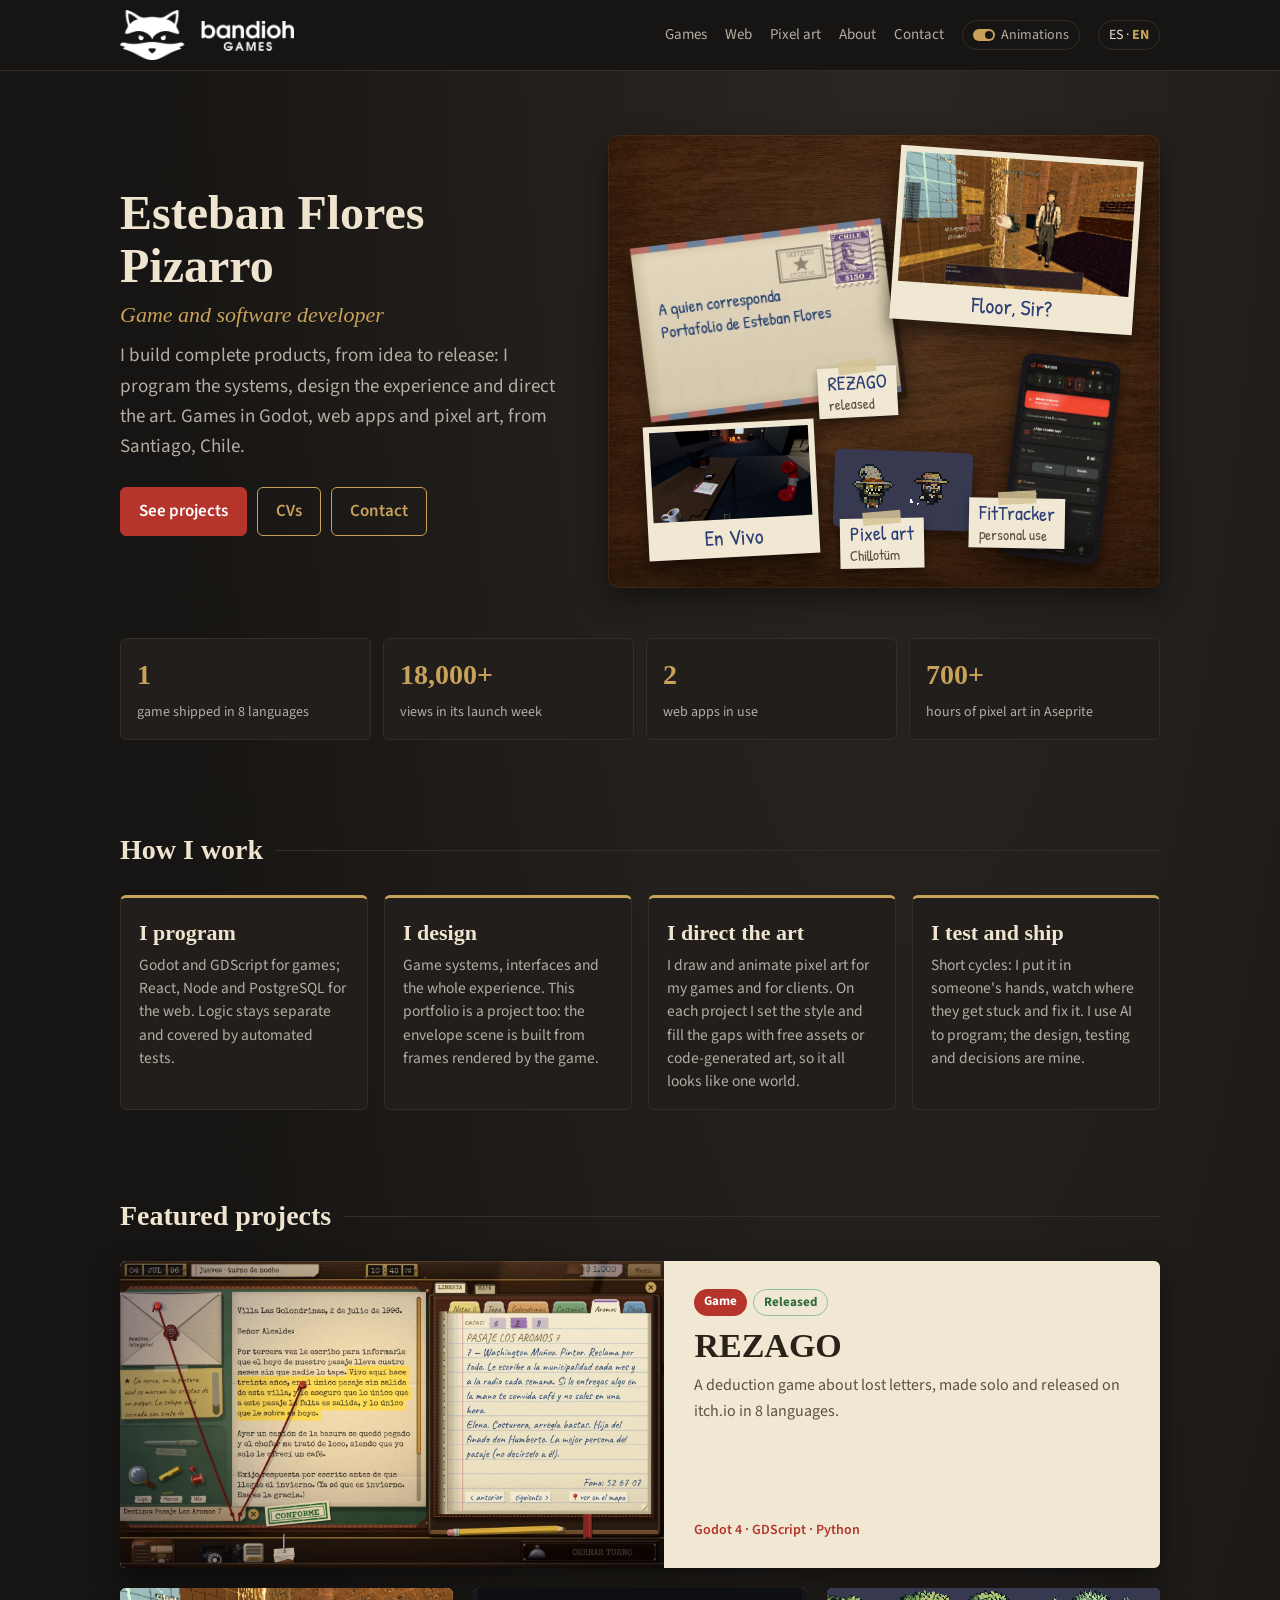
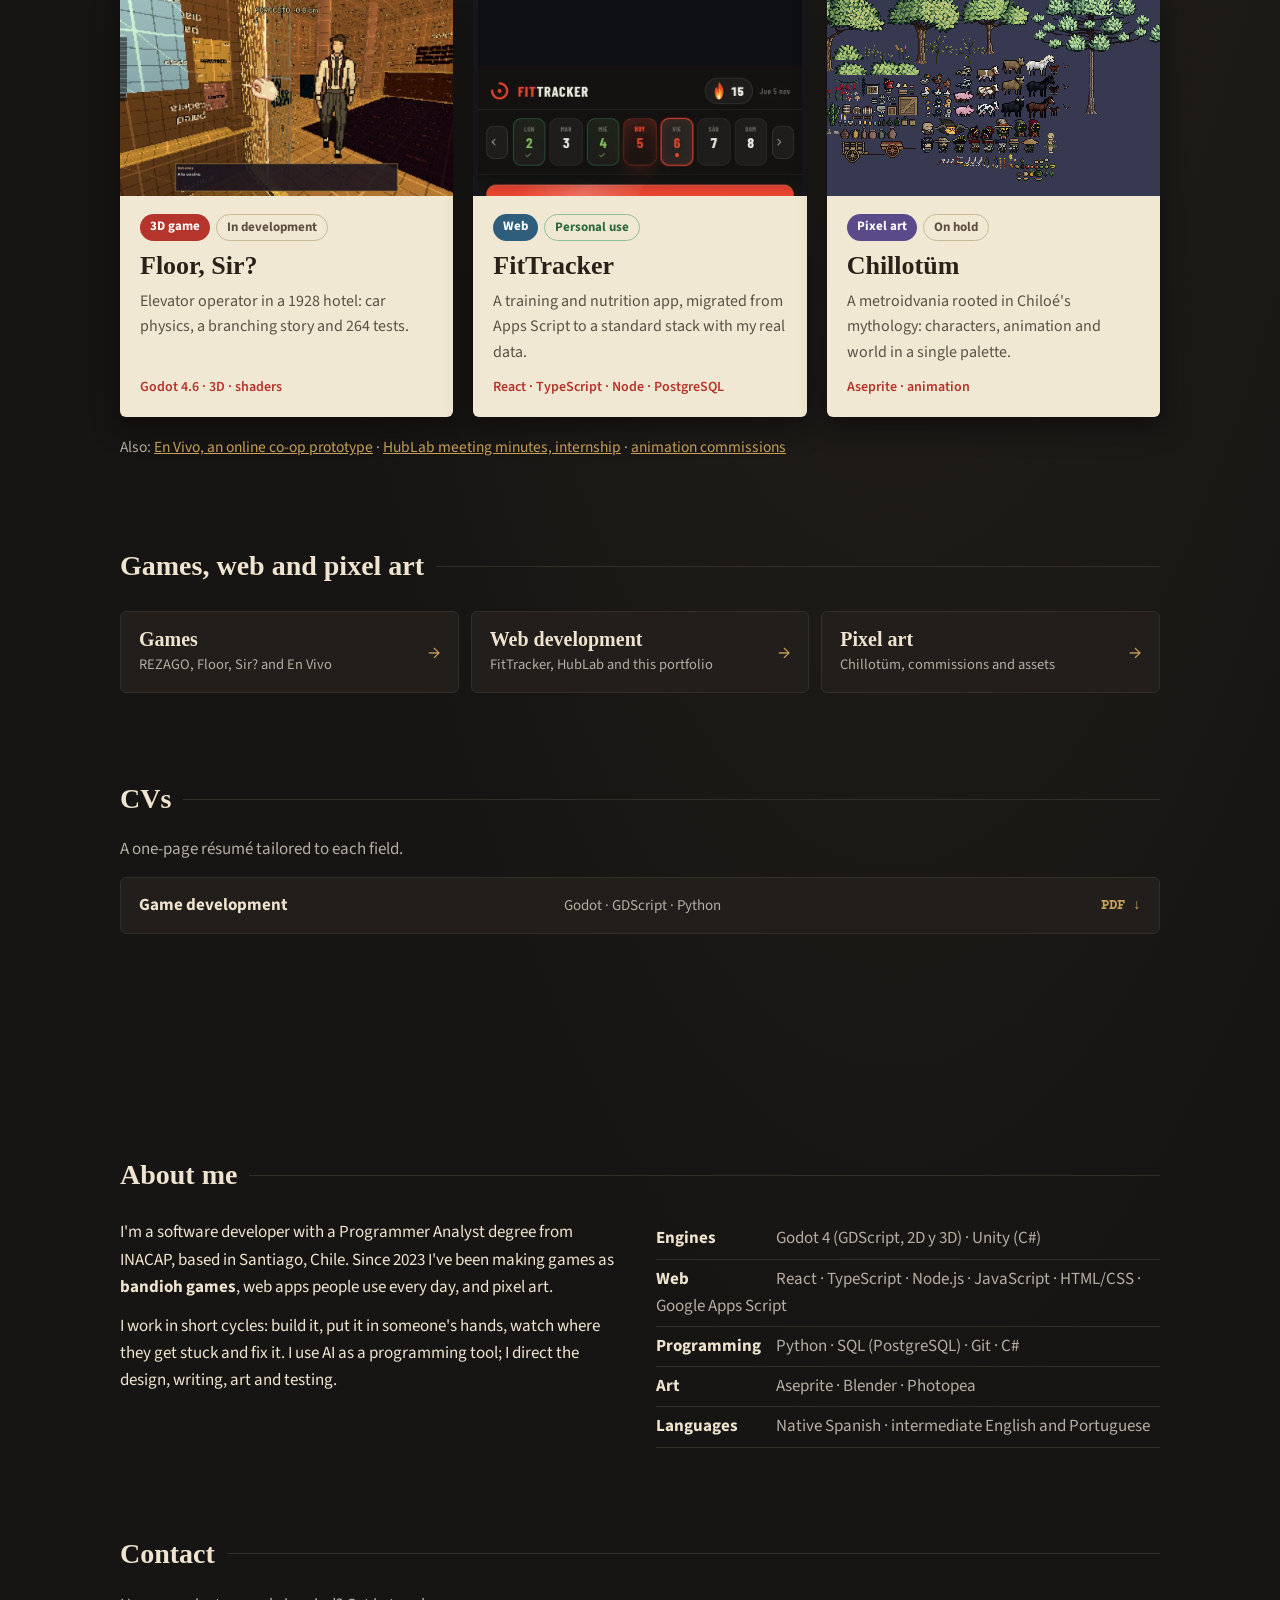
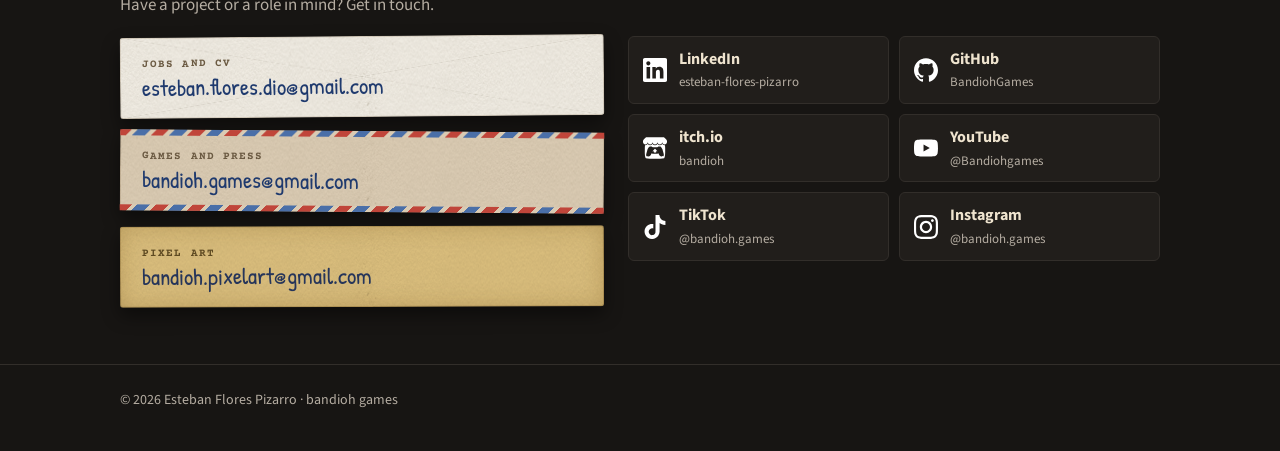
<file: index.html>
<!doctype html>
<html lang="es" data-l="es" data-titulo-en="Esteban Flores · bandioh games">
<head>
<meta charset="utf-8">
<meta name="viewport" content="width=device-width, initial-scale=1">
<link rel="canonical" href="https://bandiohgames.github.io/">
<title>Esteban Flores · bandioh games</title>
<meta name="description" content="Portafolio de Esteban Flores Pizarro (bandioh games): videojuegos en Godot, aplicaciones web y pixel art." data-en="Portfolio of Esteban Flores Pizarro (bandioh games): games in Godot, web apps and pixel art.">
<meta property="og:title" content="Esteban Flores · bandioh games">
<meta property="og:description" content="Desarrollador de videojuegos en Godot. Creador de REZAGO: a quien corresponda.">
<meta property="og:image" content="https://bandiohgames.github.io/img/rezago_menu.webp">
<link rel="icon" type="image/png" sizes="32x32" href="img/icono_32.png">
<link rel="apple-touch-icon" href="img/icono_180.png">
<link rel="preconnect" href="https://fonts.googleapis.com">
<link href="https://fonts.googleapis.com/css2?family=Courier+Prime:wght@400;700&family=Old+Standard+TT:ital,wght@0,400;0,700;1,400&family=Patrick+Hand&family=Special+Elite&family=Source+Sans+3:wght@400;600;700&display=swap" rel="stylesheet">
<link rel="stylesheet" href="estilo.css?v=6171b0f0">
<link rel="stylesheet" href="secciones.css?v=7babe574">
<script src="sitio.js?v=e04ee9ea"></script>
</head>
<body class="area-inicio">

<!--comun:cabecera-->
<header><div class="ancho">
  <a class="marca" href="./"><img class="logo" decoding="async" src="img/marca.png" alt="bandioh games · inicio" data-alt-en="bandioh games · home"></a>
  <nav>
    <a href="juegos"><span lang="es">Juegos</span><span lang="en">Games</span></a>
    <a href="web">Web</a>
    <a href="pixel">Pixel art</a>
    <a href="#sobre"><span lang="es">Sobre mí</span><span lang="en">About</span></a>
    <a href="#contacto"><span lang="es">Contacto</span><span lang="en">Contact</span></a>
  </nav>
  <button class="animaciones" aria-pressed="true" title="Animaciones: sí" data-title-en="Animations: on"><span class="icono-anim" aria-hidden="true"></span><span lang="es">Animaciones</span><span lang="en">Animations</span></button>
  <button class="idioma" aria-label="Cambiar idioma / Change language"><span lang="es"><b>ES</b> · EN</span><span lang="en">ES · <b>EN</b></span></button>
</div></header>
<!--/comun:cabecera-->

<main class="ancho">

<div class="portada inicio">
  <div class="presenta">
    <h1>Esteban Flores Pizarro</h1>
    <p class="rol-linea"><span lang="es">Desarrollador de videojuegos y software</span><span lang="en">Game and software developer</span></p>
    <p class="bajada">
      <span lang="es">Hago productos completos, de la idea a la publicación: programo los sistemas, diseño la experiencia y dirijo el arte. Juegos en Godot, aplicaciones web y pixel art, desde Santiago de Chile.</span>
      <span lang="en">I build complete products, from idea to release: I program the systems, design the experience and direct the art. Games in Godot, web apps and pixel art, from Santiago, Chile.</span>
    </p>
    <div class="botones">
      <a class="boton lleno" href="#destacados"><span lang="es">Ver proyectos</span><span lang="en">See projects</span></a>
      <a class="boton" href="#cv"><span lang="es">Currículums</span><span lang="en">CVs</span></a>
      <a class="boton" href="#contacto"><span lang="es">Contacto</span><span lang="en">Contact</span></a>
    </div>
  </div>
  <nav class="escritorio" aria-label="Mis proyectos sobre el escritorio" data-aria-label-en="My projects on the desk">
    <a class="obj o-sobre" href="rezago"><img decoding="async" src="img/sobre/000.webp" alt="" width="944" height="873"><span class="rotulo"><b>REZAGO</b><span lang="es">publicado</span><span lang="en">released</span></span></a>
    <a class="obj o-floor" href="floor"><span class="polaroid"><img decoding="async" src="img/floor_cabina.jpg" alt="" width="960" height="540"><b>Floor, Sir?</b></span></a>
    <a class="obj o-vivo" href="envivo"><span class="polaroid"><img decoding="async" src="img/envivo_mano.jpg" alt="" width="960" height="540"><b>En Vivo</b></span></a>
    <a class="obj o-px" href="pixel"><span class="lamina"><img decoding="async" src="img/pixel/rep_trauco_anim.webp" alt="" width="288" height="288"><img decoding="async" src="img/pixel/rep_chilote_anim.webp" alt="" width="288" height="288"></span><span class="rotulo"><b>Pixel art</b><span lang="es">Chillotüm</span><span lang="en">Chillotüm</span></span></a>
    <a class="obj o-cel" href="fittracker"><img decoding="async" src="img/web/ft_plan_lun.webp" alt="" width="780" height="1688"><span class="rotulo"><b>FitTracker</b><span lang="es">uso personal</span><span lang="en">personal use</span></span></a>
  </nav>
</div>

<div class="cifras">
  <div class="cifra"><b>1</b><span lang="es">juego publicado en 8 idiomas</span><span lang="en">game shipped in 8 languages</span></div>
  <div class="cifra"><b><span lang="es">18.000+</span><span lang="en">18,000+</span></b><span lang="es">visualizaciones en su primera semana</span><span lang="en">views in its launch week</span></div>
  <div class="cifra"><b>2</b><span lang="es">aplicaciones web en uso</span><span lang="en">web apps in use</span></div>
  <div class="cifra"><b>700+</b><span lang="es">horas de pixel art en Aseprite</span><span lang="en">hours of pixel art in Aseprite</span></div>
</div>

<section id="como">
  <h2 class="titulo"><span lang="es">Cómo trabajo</span><span lang="en">How I work</span></h2>
  <div class="pilares">
    <div class="pilar">
      <h3><span lang="es">Programo</span><span lang="en">I program</span></h3>
      <p lang="es">Godot y GDScript para juegos; React, Node y PostgreSQL para la web. La lógica va separada y con pruebas automatizadas.</p>
      <p lang="en">Godot and GDScript for games; React, Node and PostgreSQL for the web. Logic stays separate and covered by automated tests.</p>
    </div>
    <div class="pilar">
      <h3><span lang="es">Diseño</span><span lang="en">I design</span></h3>
      <p lang="es">Sistemas de juego, interfaces y la experiencia completa. Este portafolio también es un proyecto: la escena del sobre está hecha con cuadros del juego.</p>
      <p lang="en">Game systems, interfaces and the whole experience. This portfolio is a project too: the envelope scene is built from frames rendered by the game.</p>
    </div>
    <div class="pilar">
      <h3><span lang="es">Dirijo el arte</span><span lang="en">I direct the art</span></h3>
      <p lang="es">Dibujo y animo pixel art para mis juegos y para encargos. En cada proyecto decido el estilo y armo lo que falta con assets libres o generado por código, para que todo se vea como un solo mundo.</p>
      <p lang="en">I draw and animate pixel art for my games and for clients. On each project I set the style and fill the gaps with free assets or code-generated art, so it all looks like one world.</p>
    </div>
    <div class="pilar">
      <h3><span lang="es">Pruebo y publico</span><span lang="en">I test and ship</span></h3>
      <p lang="es">Ciclos cortos: lo pongo en manos de alguien, miro dónde se traba y corrijo. Uso IA para programar; el diseño, las pruebas y las decisiones son mías.</p>
      <p lang="en">Short cycles: I put it in someone's hands, watch where they get stuck and fix it. I use AI to program; the design, testing and decisions are mine.</p>
    </div>
  </div>
</section>

<section id="destacados">
  <h2 class="titulo"><span lang="es">Proyectos destacados</span><span lang="en">Featured projects</span></h2>
  <div class="destacados">
    <a class="tarjeta-proyecto grande" href="rezago">
      <div class="imagen"><img decoding="async" src="img/rezago_fundamento.webp" alt="" width="1600" height="900" loading="lazy"></div>
      <div class="cuerpo">
        <div class="marcas"><span class="area-tag juego"><span lang="es">Videojuego</span><span lang="en">Game</span></span><span class="estado listo"><span lang="es">Publicado</span><span lang="en">Released</span></span></div>
        <h3>REZAGO</h3>
        <p lang="es">Juego de deducción con cartas perdidas, hecho en solitario y publicado en itch.io en 8 idiomas.</p>
        <p lang="en">A deduction game about lost letters, made solo and released on itch.io in 8 languages.</p>
        <span class="tec">Godot 4 · GDScript · Python</span>
      </div>
    </a>
    <a class="tarjeta-proyecto" href="floor">
      <div class="imagen"><img decoding="async" src="img/floor_cabina.jpg" alt="" width="960" height="540" loading="lazy"></div>
      <div class="cuerpo">
        <div class="marcas"><span class="area-tag juego"><span lang="es">Videojuego 3D</span><span lang="en">3D game</span></span><span class="estado"><span lang="es">En desarrollo</span><span lang="en">In development</span></span></div>
        <h3>Floor, Sir?</h3>
        <p lang="es">Ascensorista en un hotel de 1928: física de la cabina, historia ramificada y 264 pruebas.</p>
        <p lang="en">Elevator operator in a 1928 hotel: car physics, a branching story and 264 tests.</p>
        <span class="tec">Godot 4.6 · 3D · <span lang="es">shaders</span><span lang="en">shaders</span></span>
      </div>
    </a>
    <a class="tarjeta-proyecto" href="fittracker">
      <div class="imagen imagen-web"><img decoding="async" width="780" height="1688" src="img/web/ft_plan_lun.webp" alt="" loading="lazy"></div>
      <div class="cuerpo">
        <div class="marcas"><span class="area-tag web">Web</span><span class="estado listo"><span lang="es">Uso personal</span><span lang="en">Personal use</span></span></div>
        <h3>FitTracker</h3>
        <p lang="es">App de entrenamiento y nutrición, migrada de Apps Script a un stack estándar con mis datos reales.</p>
        <p lang="en">A training and nutrition app, migrated from Apps Script to a standard stack with my real data.</p>
        <span class="tec">React · TypeScript · Node · PostgreSQL</span>
      </div>
    </a>
    <a class="tarjeta-proyecto" href="pixel">
      <div class="imagen imagen-px"><img decoding="async" src="img/pixel/mundo.png" alt="" width="1200" height="500" loading="lazy"></div>
      <div class="cuerpo">
        <div class="marcas"><span class="area-tag pixel">Pixel art</span><span class="estado"><span lang="es">En pausa</span><span lang="en">On hold</span></span></div>
        <h3>Chillotüm</h3>
        <p lang="es">Metroidvania basado en la mitología de Chiloé: personajes, animaciones y mundo en una sola paleta.</p>
        <p lang="en">A metroidvania rooted in Chiloé's mythology: characters, animation and world in a single palette.</p>
        <span class="tec">Aseprite · <span lang="es">animación</span><span lang="en">animation</span></span>
      </div>
    </a>
  </div>
  <p class="tambien">
    <span lang="es">También:</span><span lang="en">Also:</span>
    <a href="envivo"><span lang="es">En Vivo, prototipo cooperativo en línea</span><span lang="en">En Vivo, an online co-op prototype</span></a> ·
    <a href="hublab"><span lang="es">minutas de HubLab, práctica profesional</span><span lang="en">HubLab meeting minutes, internship</span></a> ·
    <a href="pixel"><span lang="es">encargos de animación</span><span lang="en">animation commissions</span></a>
  </p>
</section>

<section id="areas">
  <h2 class="titulo"><span lang="es">Juegos, web y pixel art</span><span lang="en">Games, web and pixel art</span></h2>
  <div class="areas-cortas">
    <a href="juegos"><b><span lang="es">Videojuegos</span><span lang="en">Games</span></b><span lang="es">REZAGO, Floor, Sir? y En Vivo</span><span lang="en">REZAGO, Floor, Sir? and En Vivo</span><i>→</i></a>
    <a href="web"><b><span lang="es">Desarrollo web</span><span lang="en">Web development</span></b><span lang="es">FitTracker, HubLab y este portafolio</span><span lang="en">FitTracker, HubLab and this portfolio</span><i>→</i></a>
    <a href="pixel"><b>Pixel art</b><span lang="es">Chillotüm, encargos y assets</span><span lang="en">Chillotüm, commissions and assets</span><i>→</i></a>
  </div>
</section>

<section id="cv">
  <h2 class="titulo"><span lang="es">Currículums</span><span lang="en">CVs</span></h2>
  <p class="nota-cv" lang="es">Uno por área, en PDF de una página.</p>
  <p class="nota-cv" lang="en">A one-page résumé tailored to each field.</p>
  <div class="cvs">
    <a class="cv-fila" target="_blank" rel="noopener" href="cv/CV_Esteban_Flores_Videojuegos.pdf" lang="es"><b>Desarrollo de videojuegos</b><span>Godot · GDScript · Python</span><i>PDF ↓</i></a>
    <a class="cv-fila" target="_blank" rel="noopener" href="cv/CV_Esteban_Flores_Game_Developer.pdf" lang="en"><b>Game development</b><span>Godot · GDScript · Python</span><i>PDF ↓</i></a>
    <a class="cv-fila" target="_blank" rel="noopener" href="cv/CV_Esteban_Flores_Web.pdf" lang="es"><b>Desarrollo web</b><span>React · TypeScript · Node.js · PostgreSQL</span><i>PDF ↓</i></a>
    <a class="cv-fila" target="_blank" rel="noopener" href="cv/CV_Esteban_Flores_Web_Developer.pdf" lang="en"><b>Web development</b><span>React · TypeScript · Node.js · PostgreSQL</span><i>PDF ↓</i></a>
    <a class="cv-fila" target="_blank" rel="noopener" href="cv/CV_Esteban_Flores_Datos.pdf" lang="es"><b>Datos y soporte TI</b><span>SQL · PostgreSQL · Python · Excel</span><i>PDF ↓</i></a>
    <a class="cv-fila" target="_blank" rel="noopener" href="cv/CV_Esteban_Flores_Data_IT.pdf" lang="en"><b>Data and IT support</b><span>SQL · PostgreSQL · Python · Excel</span><i>PDF ↓</i></a>
  </div>
</section>

<!--comun:sobre-->
<section id="sobre">
  <h2 class="titulo"><span lang="es">Sobre mí</span><span lang="en">About me</span></h2>
  <div class="sobre">
    <div>
      <p lang="es">Soy Analista Programador titulado de INACAP y vivo en Santiago de Chile. Hago videojuegos como <b>bandioh games</b>, aplicaciones web que la gente usa a diario y pixel art desde 2023.</p>
      <p lang="en">I'm a software developer with a Programmer Analyst degree from INACAP, based in Santiago, Chile. Since 2023 I've been making games as <b>bandioh games</b>, web apps people use every day, and pixel art.</p>
      <p lang="es">Trabajo en ciclos cortos: construir, ponerlo en manos de alguien, mirar dónde se traba y corregir. Uso IA como herramienta de programación; el diseño, la escritura, el arte y las pruebas los dirijo yo.</p>
      <p lang="en">I work in short cycles: build it, put it in someone's hands, watch where they get stuck and fix it. I use AI as a programming tool; I direct the design, writing, art and testing.</p>
    </div>
    <div class="habilidades">
      <div><b lang="es">Motores</b><b lang="en">Engines</b><span>Godot 4 (GDScript, 2D y 3D) · Unity (C#)</span></div>
      <div><b>Web</b><span>React · TypeScript · Node.js · JavaScript · HTML/CSS · Google Apps Script</span></div>
      <div><b lang="es">Programación</b><b lang="en">Programming</b><span>Python · SQL (PostgreSQL) · Git · C#</span></div>
      <div><b lang="es">Arte</b><b lang="en">Art</b><span>Aseprite · Blender · Photopea</span></div>
      <div><b lang="es">Idiomas</b><b lang="en">Languages</b><span lang="es">Español nativo · inglés y portugués intermedio</span><span lang="en">Native Spanish · intermediate English and Portuguese</span></div>
    </div>
  </div>
</section>
<!--/comun:sobre-->

<!--comun:contacto-->
<section id="contacto">
  <h2 class="titulo"><span lang="es">Contacto</span><span lang="en">Contact</span></h2>
  <p class="contacto-intro" lang="es">¿Tienes un proyecto o un puesto en mente? Escríbeme.</p>
  <p class="contacto-intro" lang="en">Have a project or a role in mind? Get in touch.</p>
  <div class="contacto">
    <div class="correos">
      <a class="sobre-correo blanco" href="mailto:esteban.flores.dio@gmail.com"><small><span lang="es">Trabajo y CV</span><span lang="en">Jobs and CV</span></small><b>esteban.flores.dio@gmail.com</b></a>
      <a class="sobre-correo aereo" href="mailto:bandioh.games@gmail.com"><small><span lang="es">Juegos y prensa</span><span lang="en">Games and press</span></small><b>bandioh.games@gmail.com</b></a>
      <a class="sobre-correo manila" href="mailto:bandioh.pixelart@gmail.com"><small>Pixel art</small><b>bandioh.pixelart@gmail.com</b></a>
    </div>
    <div class="redes">
      <a class="red" href="https://linkedin.com/in/esteban-flores-pizarro" target="_blank" rel="noopener"><svg viewBox="0 0 24 24" aria-hidden="true"><path fill="currentColor" d="M20.447 20.452h-3.554v-5.569c0-1.328-.027-3.037-1.852-3.037-1.853 0-2.136 1.445-2.136 2.939v5.667H9.351V9h3.414v1.561h.046c.477-.9 1.637-1.85 3.37-1.85 3.601 0 4.267 2.37 4.267 5.455v6.286zM5.337 7.433c-1.144 0-2.063-.926-2.063-2.065 0-1.138.92-2.063 2.063-2.063 1.14 0 2.064.925 2.064 2.063 0 1.139-.925 2.065-2.064 2.065zm1.782 13.019H3.555V9h3.564v11.452zM22.225 0H1.771C.792 0 0 .774 0 1.729v20.542C0 23.227.792 24 1.771 24h20.451C23.2 24 24 23.227 24 22.271V1.729C24 .774 23.2 0 22.222 0h.003z"/></svg><span><b>LinkedIn</b><small>esteban-flores-pizarro</small></span></a>
      <a class="red" href="https://github.com/BandiohGames" target="_blank" rel="noopener"><svg viewBox="0 0 24 24" aria-hidden="true"><path fill="currentColor" d="M12 .297c-6.63 0-12 5.373-12 12 0 5.303 3.438 9.8 8.205 11.385.6.113.82-.258.82-.577 0-.285-.01-1.04-.015-2.04-3.338.724-4.042-1.61-4.042-1.61C4.422 18.07 3.633 17.7 3.633 17.7c-1.087-.744.084-.729.084-.729 1.205.084 1.838 1.236 1.838 1.236 1.07 1.835 2.809 1.305 3.495.998.108-.776.417-1.305.76-1.605-2.665-.3-5.466-1.332-5.466-5.93 0-1.31.465-2.38 1.235-3.22-.135-.303-.54-1.523.105-3.176 0 0 1.005-.322 3.3 1.23.96-.267 1.98-.399 3-.405 1.02.006 2.04.138 3 .405 2.28-1.552 3.285-1.23 3.285-1.23.645 1.653.24 2.873.12 3.176.765.84 1.23 1.91 1.23 3.22 0 4.61-2.805 5.625-5.475 5.92.42.36.81 1.096.81 2.22 0 1.606-.015 2.896-.015 3.286 0 .315.21.69.825.57C20.565 22.092 24 17.592 24 12.297c0-6.627-5.373-12-12-12"/></svg><span><b>GitHub</b><small>BandiohGames</small></span></a>
      <a class="red" href="https://bandioh.itch.io" target="_blank" rel="noopener"><svg viewBox="0 0 24 24" aria-hidden="true"><path fill="currentColor" d="M3.13 1.338C2.08 1.96.02 4.328 0 4.95v1.03c0 1.303 1.22 2.45 2.325 2.45 1.33 0 2.436-1.102 2.436-2.41 0 1.308 1.07 2.41 2.4 2.41 1.328 0 2.362-1.102 2.362-2.41 0 1.308 1.137 2.41 2.466 2.41h.024c1.33 0 2.466-1.102 2.466-2.41 0 1.308 1.034 2.41 2.363 2.41 1.33 0 2.4-1.102 2.4-2.41 0 1.308 1.106 2.41 2.435 2.41C22.78 8.43 24 7.282 24 5.98V4.95c-.02-.62-2.082-2.99-3.13-3.612-3.253-.114-5.508-.134-8.87-.133-3.362 0-7.945.053-8.87.133zm6.376 6.477a2.74 2.74 0 0 1-.468.602c-.5.49-1.19.795-1.947.795a2.786 2.786 0 0 1-1.95-.795c-.182-.178-.32-.37-.446-.59-.127.222-.303.412-.486.59a2.788 2.788 0 0 1-1.95.795c-.092 0-.187-.025-.264-.052-.107 1.113-.152 2.176-.168 2.95v.005l-.006 1.167c.02 2.334-.23 7.564 1.03 8.85 1.952.454 5.545.662 9.15.663 3.605 0 7.198-.21 9.15-.664 1.26-1.284 1.01-6.514 1.03-8.848l-.006-1.167v-.004c-.016-.775-.06-1.838-.168-2.95-.077.026-.172.052-.263.052a2.788 2.788 0 0 1-1.95-.795c-.184-.178-.36-.368-.486-.59-.127.22-.265.412-.447.59a2.786 2.786 0 0 1-1.95.794c-.76 0-1.446-.303-1.948-.793a2.74 2.74 0 0 1-.468-.602 2.738 2.738 0 0 1-.463.602 2.787 2.787 0 0 1-1.95.794h-.16a2.787 2.787 0 0 1-1.95-.793 2.738 2.738 0 0 1-.464-.602zm-2.004 2.59v.002c.795.002 1.5 0 2.373.953.687-.072 1.406-.108 2.125-.107.72 0 1.438.035 2.125.107.873-.953 1.578-.95 2.372-.953.376 0 1.876 0 2.92 2.934l1.123 4.028c.832 2.995-.266 3.068-1.636 3.07-2.03-.075-3.156-1.55-3.156-3.025-1.124.184-2.436.276-3.748.277-1.312 0-2.624-.093-3.748-.277 0 1.475-1.125 2.95-3.156 3.026-1.37-.004-2.468-.077-1.636-3.072l1.122-4.027c1.045-2.934 2.545-2.934 2.92-2.934zM12 12.714c-.002.002-2.14 1.964-2.523 2.662l1.4-.056v1.22c0 .056.56.033 1.123.007.562.026 1.124.05 1.124-.008v-1.22l1.4.055C14.138 14.677 12 12.713 12 12.713z"/></svg><span><b>itch.io</b><small>bandioh</small></span></a>
      <a class="red" href="https://www.youtube.com/@Bandiohgames" target="_blank" rel="noopener"><svg viewBox="0 0 24 24" aria-hidden="true"><path fill="currentColor" d="M23.498 6.186a3.016 3.016 0 0 0-2.122-2.136C19.505 3.545 12 3.545 12 3.545s-7.505 0-9.377.505A3.017 3.017 0 0 0 .502 6.186C0 8.07 0 12 0 12s0 3.93.502 5.814a3.016 3.016 0 0 0 2.122 2.136c1.871.505 9.376.505 9.376.505s7.505 0 9.377-.505a3.015 3.015 0 0 0 2.122-2.136C24 15.93 24 12 24 12s0-3.93-.502-5.814zM9.545 15.568V8.432L15.818 12l-6.273 3.568z"/></svg><span><b>YouTube</b><small>@Bandiohgames</small></span></a>
      <a class="red" href="https://www.tiktok.com/@bandioh.games" target="_blank" rel="noopener"><svg viewBox="0 0 24 24" aria-hidden="true"><path fill="currentColor" d="M12.525.02c1.31-.02 2.61-.01 3.91-.02.08 1.53.63 3.09 1.75 4.17 1.12 1.11 2.7 1.62 4.24 1.79v4.03c-1.44-.05-2.89-.35-4.2-.97-.57-.26-1.1-.59-1.62-.93-.01 2.92.01 5.84-.02 8.75-.08 1.4-.54 2.79-1.35 3.94-1.31 1.92-3.58 3.17-5.91 3.21-1.43.08-2.86-.31-4.08-1.03-2.02-1.19-3.44-3.37-3.65-5.71-.02-.5-.03-1-.01-1.49.18-1.9 1.12-3.72 2.58-4.96 1.66-1.44 3.98-2.13 6.15-1.72.02 1.48-.04 2.96-.04 4.44-.99-.32-2.15-.23-3.02.37-.63.41-1.11 1.04-1.36 1.75-.21.51-.15 1.07-.14 1.61.24 1.64 1.82 3.02 3.5 2.87 1.12-.01 2.19-.66 2.77-1.61.19-.33.4-.67.41-1.06.1-1.79.06-3.57.07-5.36.01-4.03-.01-8.05.02-12.07z"/></svg><span><b>TikTok</b><small>@bandioh.games</small></span></a>
      <a class="red" href="https://www.instagram.com/bandioh.games" target="_blank" rel="noopener"><svg viewBox="0 0 24 24" aria-hidden="true"><path fill="currentColor" d="M12 0C8.74 0 8.333.015 7.053.072 5.775.132 4.905.333 4.14.63c-.789.306-1.459.717-2.126 1.384S.935 3.35.63 4.14C.333 4.905.131 5.775.072 7.053.012 8.333 0 8.74 0 12s.015 3.667.072 4.947c.06 1.277.261 2.148.558 2.913.306.788.717 1.459 1.384 2.126.667.666 1.336 1.079 2.126 1.384.766.296 1.636.499 2.913.558C8.333 23.988 8.74 24 12 24s3.667-.015 4.947-.072c1.277-.06 2.148-.262 2.913-.558.788-.306 1.459-.718 2.126-1.384.666-.667 1.079-1.335 1.384-2.126.296-.765.499-1.636.558-2.913.06-1.28.072-1.687.072-4.947s-.015-3.667-.072-4.947c-.06-1.277-.262-2.149-.558-2.913-.306-.789-.718-1.459-1.384-2.126C21.319 1.347 20.651.935 19.86.63c-.765-.297-1.636-.499-2.913-.558C15.667.012 15.26 0 12 0zm0 2.16c3.203 0 3.585.016 4.85.071 1.17.055 1.805.249 2.227.415.562.217.96.477 1.382.896.419.42.679.819.896 1.381.164.422.36 1.057.413 2.227.057 1.266.07 1.646.07 4.85s-.015 3.585-.074 4.85c-.061 1.17-.256 1.805-.421 2.227-.224.562-.479.96-.899 1.382-.419.419-.824.679-1.38.896-.42.164-1.065.36-2.235.413-1.274.057-1.649.07-4.859.07-3.211 0-3.586-.015-4.859-.074-1.171-.061-1.816-.256-2.236-.421-.569-.224-.96-.479-1.379-.899-.421-.419-.69-.824-.9-1.38-.165-.42-.359-1.065-.42-2.235-.045-1.26-.061-1.649-.061-4.844 0-3.196.016-3.586.061-4.861.061-1.17.255-1.814.42-2.234.21-.57.479-.96.9-1.381.419-.419.81-.689 1.379-.898.42-.166 1.051-.361 2.221-.421 1.275-.045 1.65-.06 4.859-.06l.045.03zm0 3.678c-3.405 0-6.162 2.76-6.162 6.162 0 3.405 2.76 6.162 6.162 6.162 3.405 0 6.162-2.76 6.162-6.162 0-3.405-2.76-6.162-6.162-6.162zM12 16c-2.21 0-4-1.79-4-4s1.79-4 4-4 4 1.79 4 4-1.79 4-4 4zm7.846-10.405c0 .795-.646 1.44-1.44 1.44-.795 0-1.44-.646-1.44-1.44 0-.794.646-1.439 1.44-1.439.793-.001 1.44.645 1.44 1.439z"/></svg><span><b>Instagram</b><small>@bandioh.games</small></span></a>
    </div>
  </div>
</section>
<!--/comun:contacto-->

</main>
<!--comun:pie-->
<footer><div class="ancho">© 2026 Esteban Flores Pizarro · bandioh games</div></footer>
<!--/comun:pie-->
<div id="visor"><img decoding="async" alt=""></div>
</body>
</html>
</file>
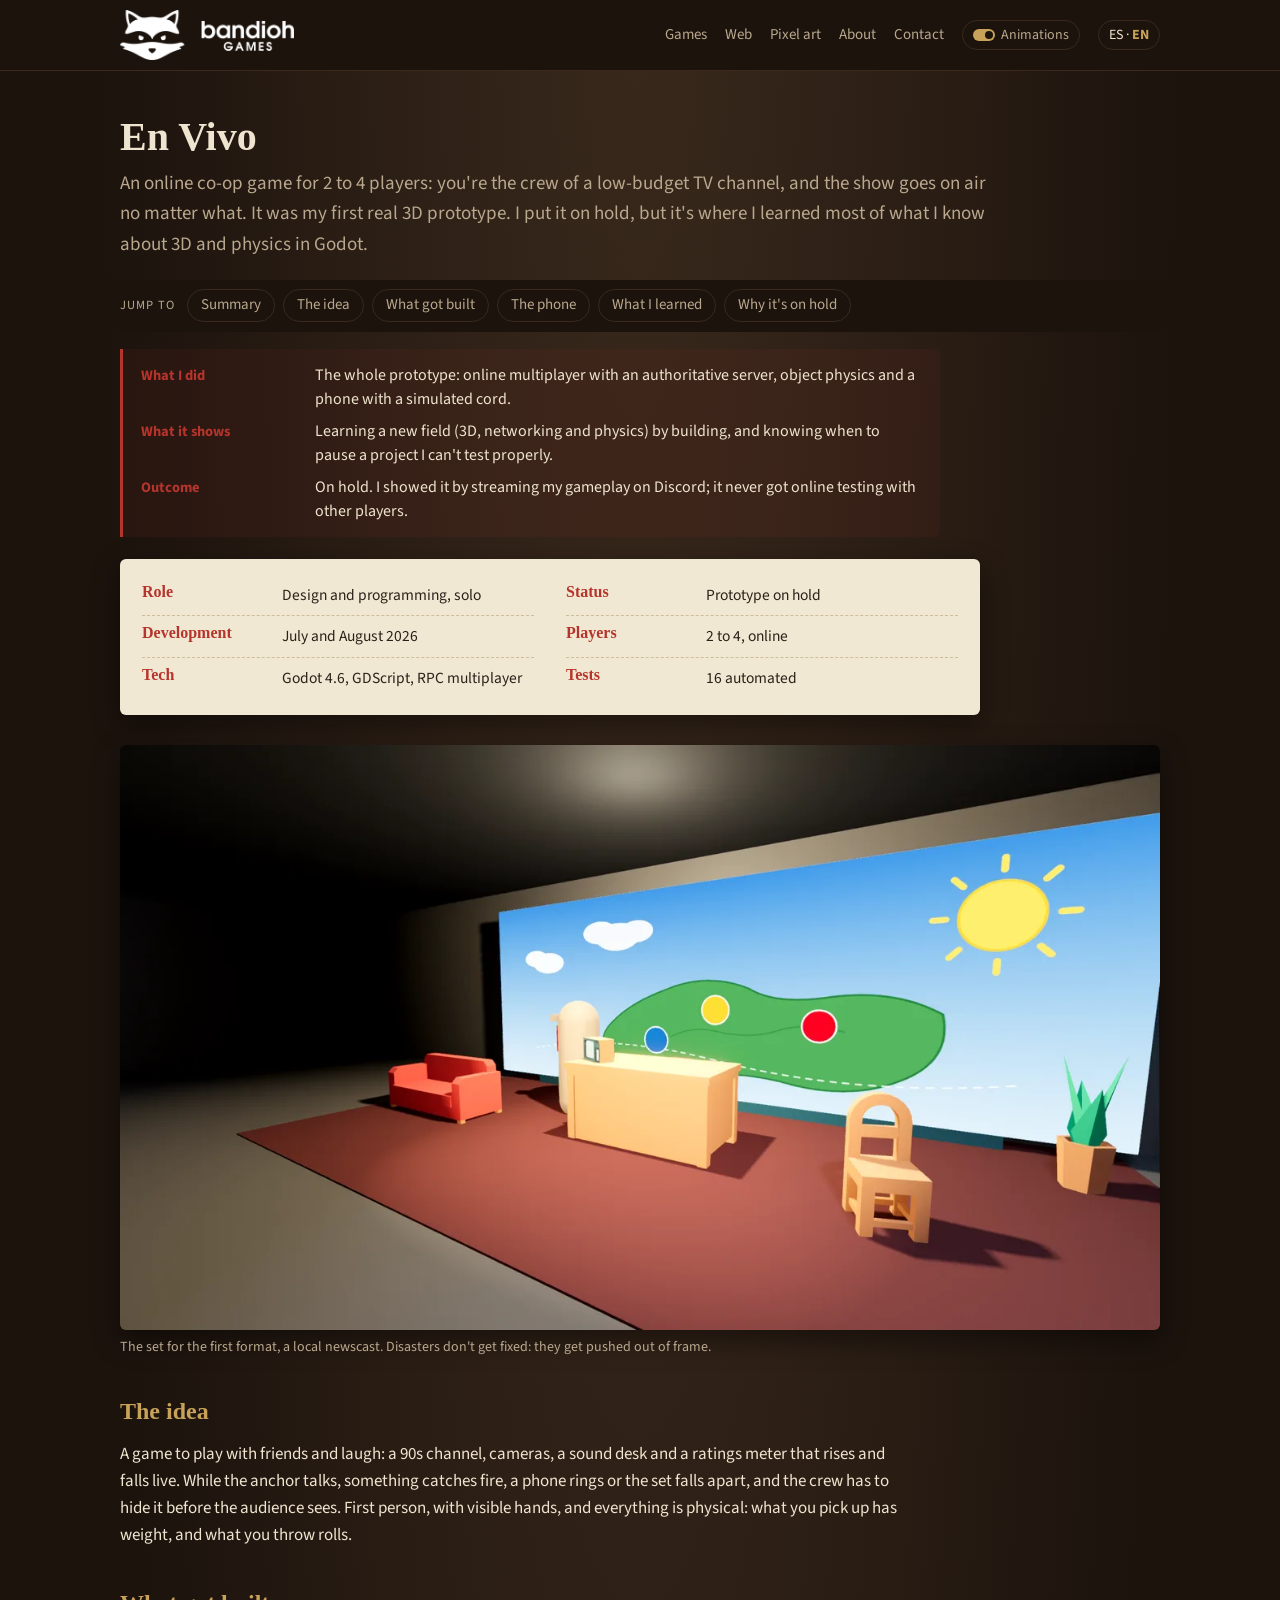
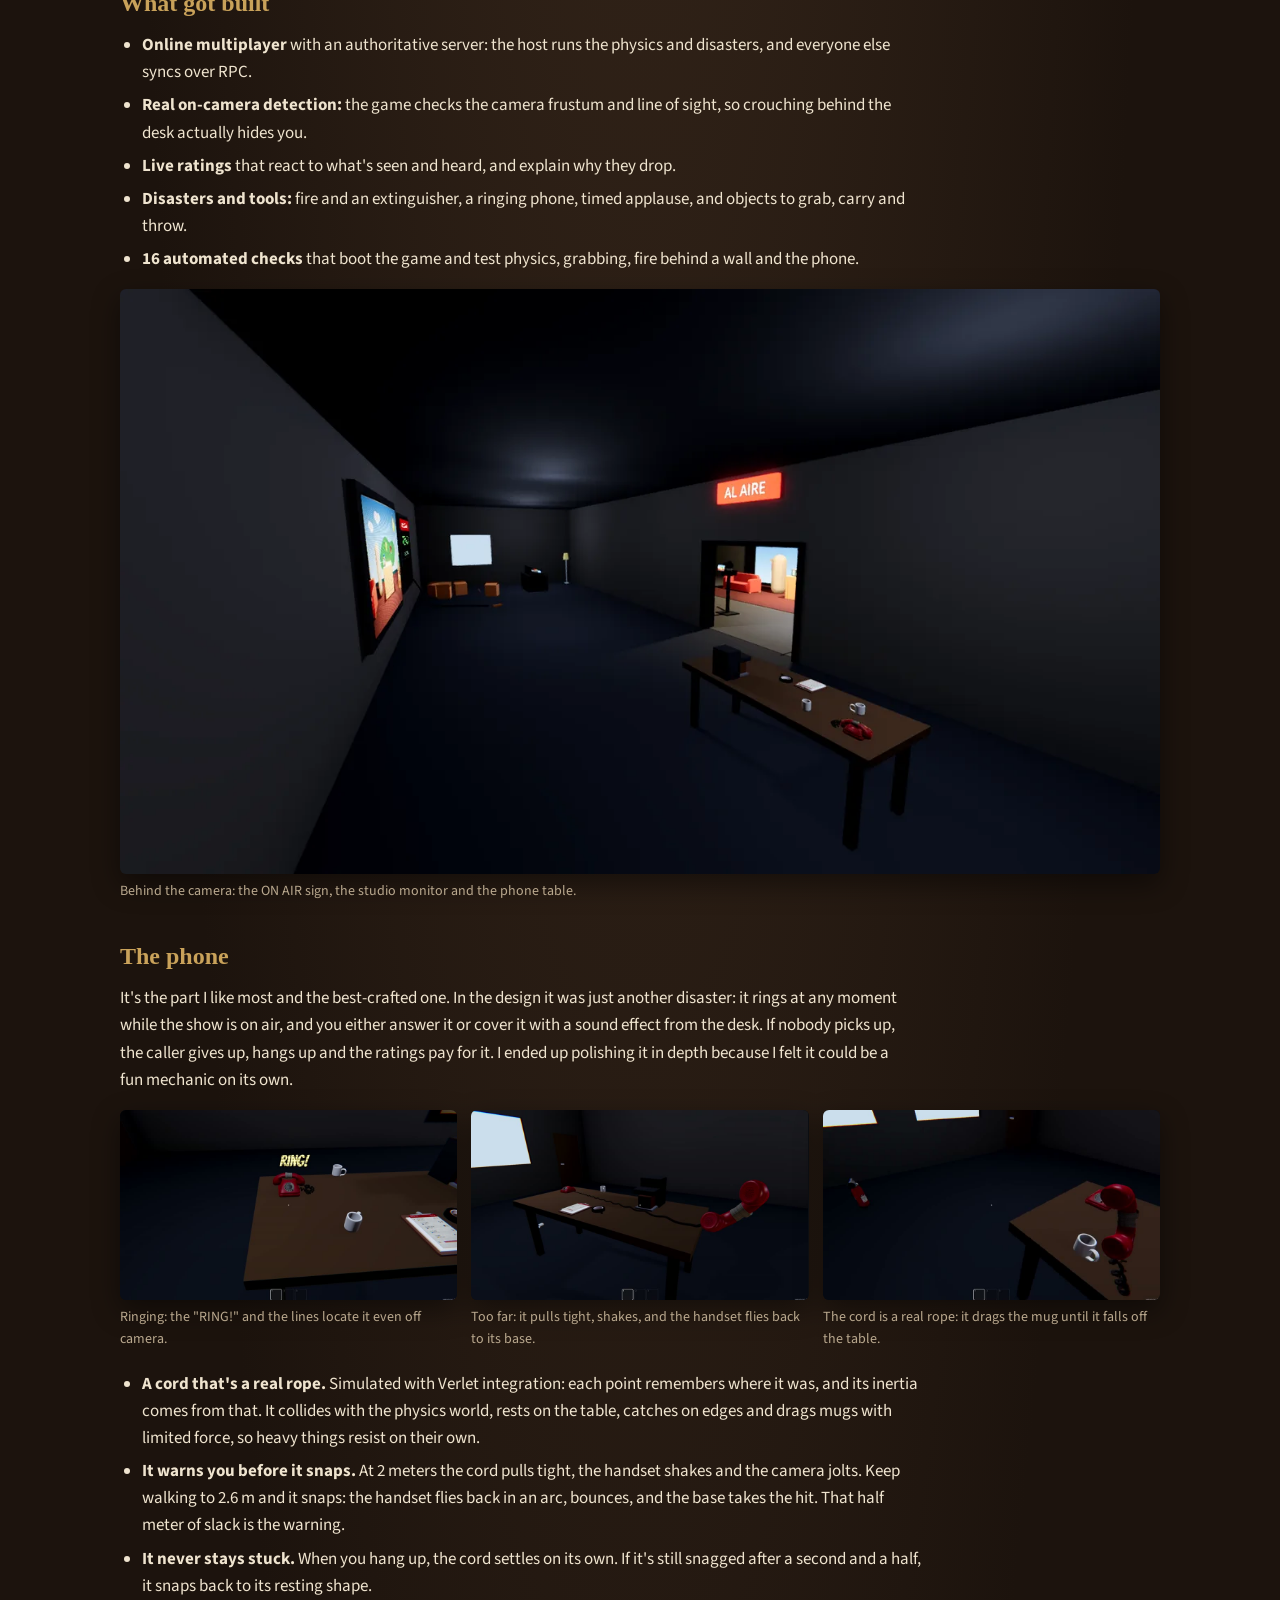
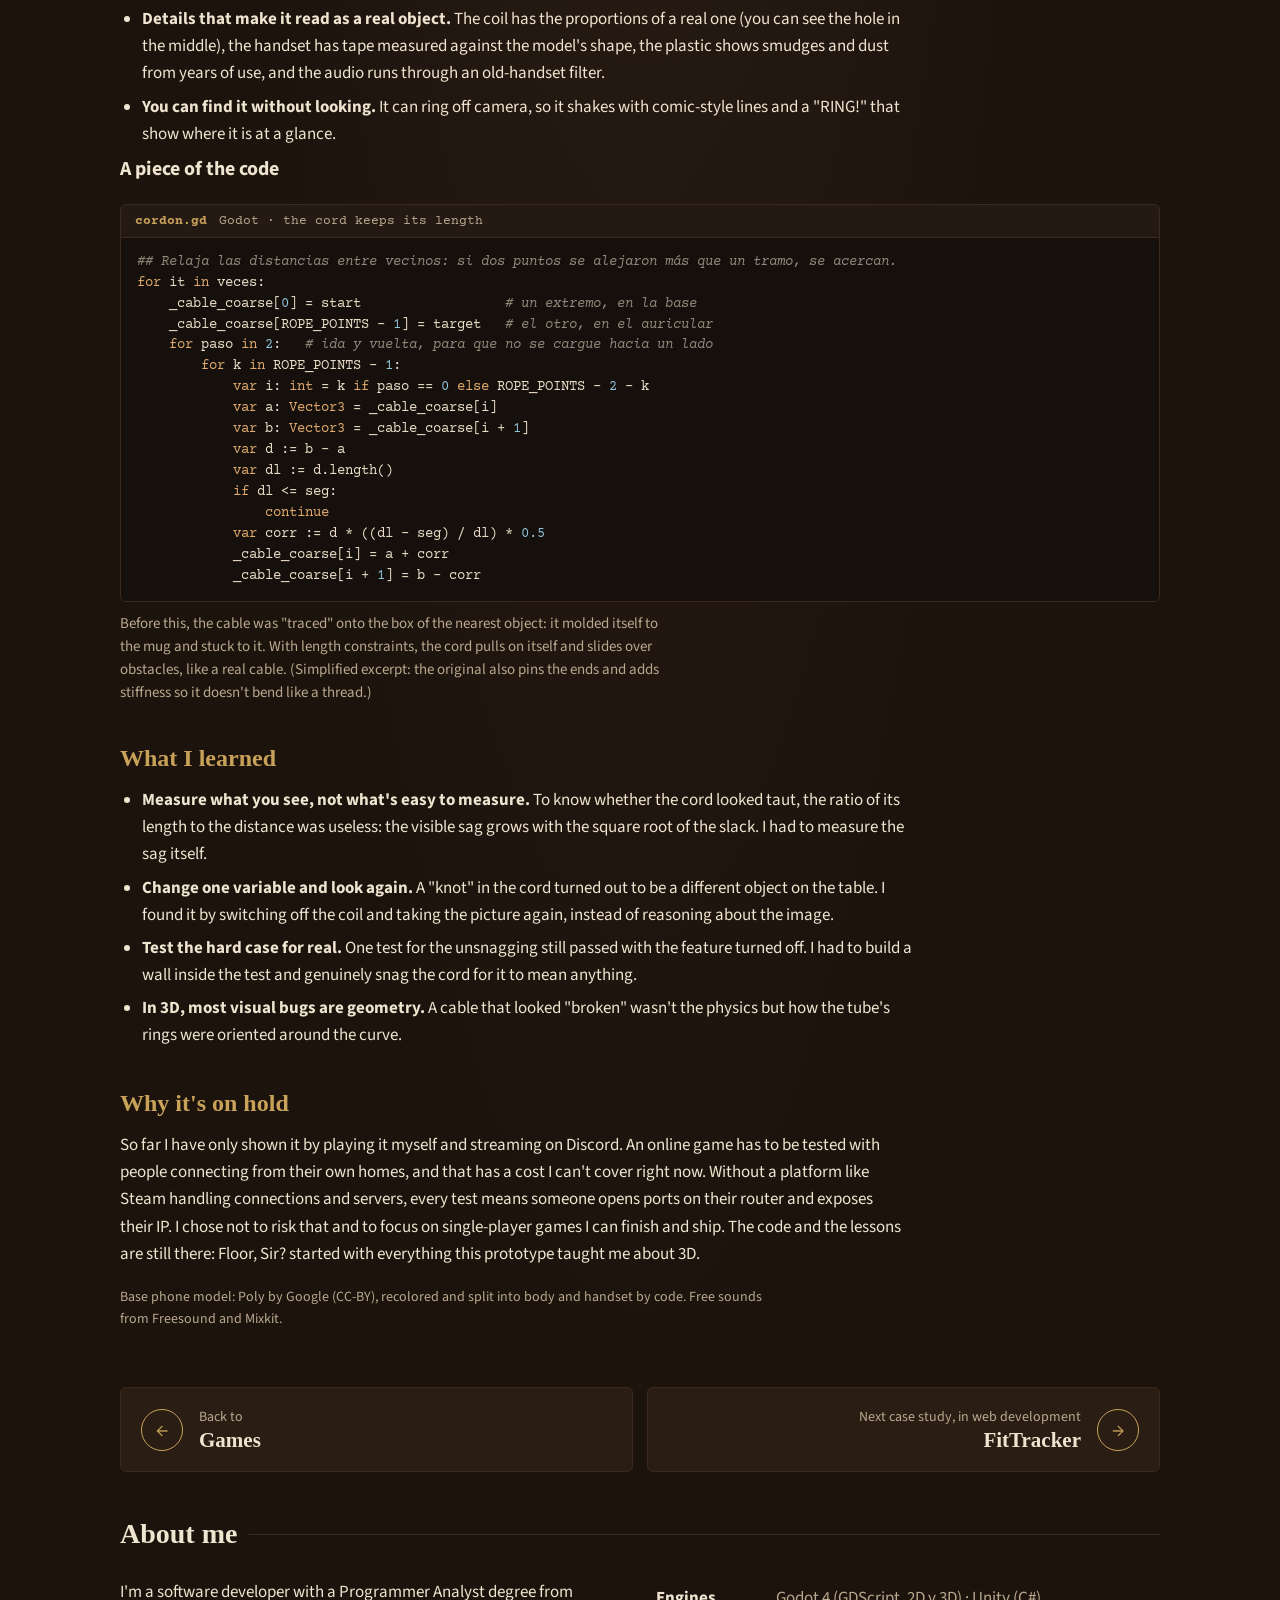
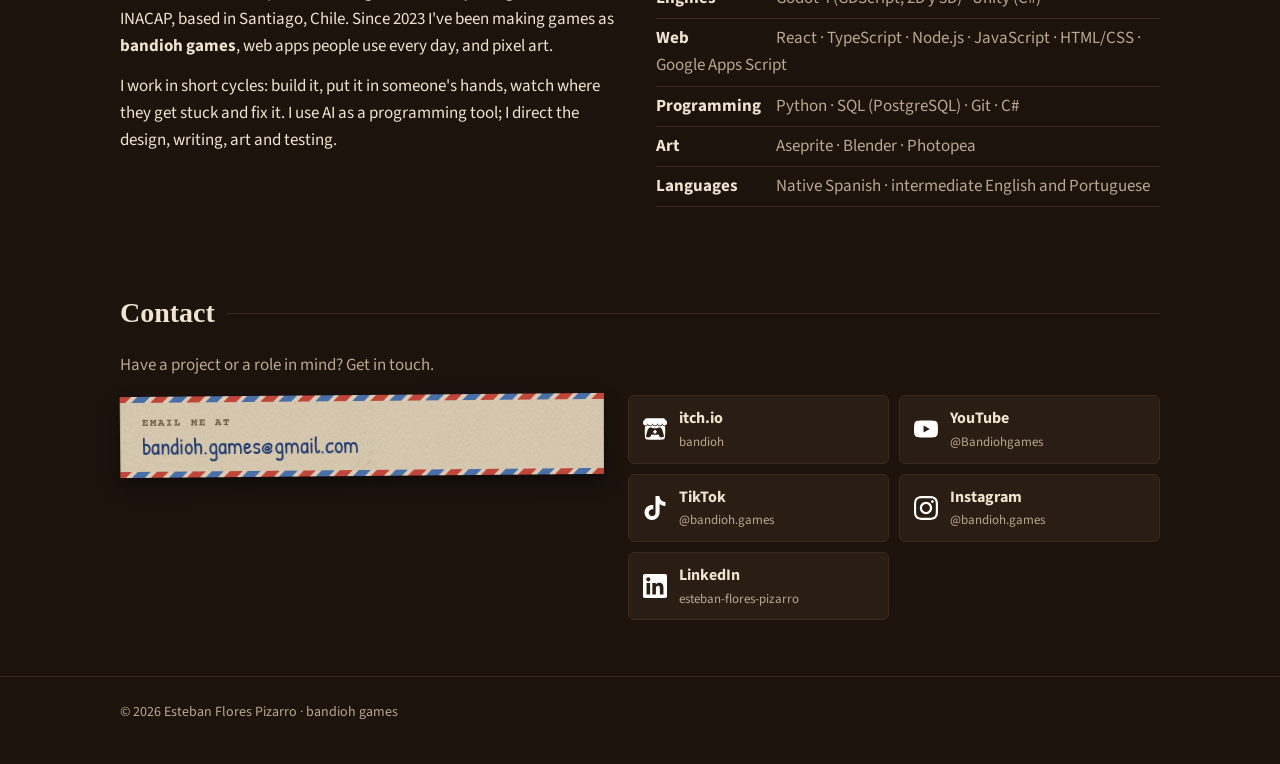
<file: envivo.html>
<!doctype html>
<html lang="es" data-l="es" data-titulo-en="En Vivo · how I made it">
<head>
<meta charset="utf-8">
<meta name="viewport" content="width=device-width, initial-scale=1">
<link rel="canonical" href="https://bandiohgames.github.io/envivo">
<title>En Vivo · cómo lo hice</title>
<meta name="description" content="En Vivo: prototipo cooperativo en línea sobre un canal de TV en directo. Mi primer prototipo real en 3D, con un teléfono de disco y su cordón simulado con física." data-en="En Vivo: an online co-op prototype about a live TV channel. My first real 3D prototype, with a rotary phone and a physics-simulated cord.">
<meta property="og:image" content="https://bandiohgames.github.io/img/envivo_mano.jpg">
<link rel="icon" type="image/png" sizes="32x32" href="img/icono_32.png">
<link rel="apple-touch-icon" href="img/icono_180.png">
<link rel="preconnect" href="https://fonts.googleapis.com">
<link href="https://fonts.googleapis.com/css2?family=Courier+Prime:wght@400;700&family=Old+Standard+TT:ital,wght@0,400;0,700;1,400&family=Patrick+Hand&family=Source+Sans+3:wght@400;600;700&display=swap" rel="stylesheet">
<link rel="stylesheet" href="estilo.css?v=6171b0f0">
<script src="sitio.js?v=e04ee9ea"></script>
</head>
<body class="area-juegos">

<!--comun:cabecera-->
<header><div class="ancho">
  <a class="marca" href="./"><img class="logo" decoding="async" src="img/marca.png" alt="bandioh games · inicio" data-alt-en="bandioh games · home"></a>
  <nav>
    <a href="juegos" class="activo" aria-current="page"><span lang="es">Juegos</span><span lang="en">Games</span></a>
    <a href="web">Web</a>
    <a href="pixel">Pixel art</a>
    <a href="#sobre"><span lang="es">Sobre mí</span><span lang="en">About</span></a>
    <a href="#contacto"><span lang="es">Contacto</span><span lang="en">Contact</span></a>
  </nav>
  <button class="animaciones" aria-pressed="true" title="Animaciones: sí" data-title-en="Animations: on"><span class="icono-anim" aria-hidden="true"></span><span lang="es">Animaciones</span><span lang="en">Animations</span></button>
  <button class="idioma" aria-label="Cambiar idioma / Change language"><span lang="es"><b>ES</b> · EN</span><span lang="en">ES · <b>EN</b></span></button>
</div></header>
<!--/comun:cabecera-->

<main class="ancho caso" style="padding-top:44px">

<h1 class="mono" style="font-size:40px;line-height:1.1">En Vivo</h1>
<p class="bajada" style="color:var(--texto-tenue);font-size:19px;margin:10px 0 20px">
  <span lang="es">Un cooperativo en línea para 2 a 4 jugadores: son el equipo técnico de un canal de TV de mala muerte y el programa sale al aire pase lo que pase. Fue mi primer prototipo real en 3D. Lo dejé en pausa, pero de ahí salió casi todo lo que hoy sé de 3D y física en Godot.</span>
  <span lang="en">An online co-op game for 2 to 4 players: you're the crew of a low-budget TV channel, and the show goes on air no matter what. It was my first real 3D prototype. I put it on hold, but it's where I learned most of what I know about 3D and physics in Godot.</span>
</p>

<dl class="resumen-caso" aria-label="Resumen" data-aria-label-en="Summary">
  <div><dt><span lang="es">Qué hice</span><span lang="en">What I did</span></dt><dd><span lang="es">El prototipo completo: multijugador en línea con servidor autoritativo, física de objetos y un teléfono con cordón simulado.</span><span lang="en">The whole prototype: online multiplayer with an authoritative server, object physics and a phone with a simulated cord.</span></dd></div>
  <div><dt><span lang="es">Qué demuestra</span><span lang="en">What it shows</span></dt><dd><span lang="es">Aprender un área nueva (3D, redes y física) construyendo, y saber cuándo pausar un proyecto que no puedo probar bien.</span><span lang="en">Learning a new field (3D, networking and physics) by building, and knowing when to pause a project I can't test properly.</span></dd></div>
  <div><dt><span lang="es">Resultado</span><span lang="en">Outcome</span></dt><dd><span lang="es">En pausa. Lo mostré jugando en vivo por Discord; no llegó a probarse en línea con otros jugadores.</span><span lang="en">On hold. I showed it by streaming my gameplay on Discord; it never got online testing with other players.</span></dd></div>
</dl>
<dl class="ficha-tecnica">
  <div><dt><span lang="es">Rol</span><span lang="en">Role</span></dt><dd><span lang="es">Diseño y programación, en solitario</span><span lang="en">Design and programming, solo</span></dd></div>
  <div><dt><span lang="es">Estado</span><span lang="en">Status</span></dt><dd><span lang="es">Prototipo en pausa</span><span lang="en">Prototype on hold</span></dd></div>
  <div><dt><span lang="es">Desarrollo</span><span lang="en">Development</span></dt><dd><span lang="es">Julio y agosto de 2026</span><span lang="en">July and August 2026</span></dd></div>
  <div><dt><span lang="es">Jugadores</span><span lang="en">Players</span></dt><dd><span lang="es">2 a 4, en línea</span><span lang="en">2 to 4, online</span></dd></div>
  <div><dt><span lang="es">Tecnología</span><span lang="en">Tech</span></dt><dd><span lang="es">Godot 4.6, GDScript, multijugador por RPC</span><span lang="en">Godot 4.6, GDScript, RPC multiplayer</span></dd></div>
  <div><dt><span lang="es">Pruebas</span><span lang="en">Tests</span></dt><dd><span lang="es">16 automatizadas</span><span lang="en">16 automated</span></dd></div>
</dl>

<figure class="figura"><img decoding="async" width="1280" height="720" src="img/envivo_set.webp" alt="El set del noticiero local: escritorio, sillón, planta y un fondo pintado con un mapa del tiempo." data-alt-en="The local news set: desk, couch, plant and a painted backdrop with a weather map."><figcaption lang="es">El set del primer formato, un noticiero local. Los desastres no se arreglan: se sacan del encuadre.</figcaption><figcaption lang="en">The set for the first format, a local newscast. Disasters don't get fixed: they get pushed out of frame.</figcaption></figure>

<h2><span lang="es">La idea</span><span lang="en">The idea</span></h2>
<p lang="es">Un juego para jugar con amigos y reírse: un canal de los 90, cámaras, una mesa de sonido y un rating que sube y baja en vivo. Mientras el presentador habla, algo se incendia, suena un teléfono o se cae el decorado, y el equipo tiene que esconderlo antes de que lo vea la audiencia. Primera persona, con manos visibles, y todo físico: lo que agarras pesa y lo que tiras rueda.</p>
<p lang="en">A game to play with friends and laugh: a 90s channel, cameras, a sound desk and a ratings meter that rises and falls live. While the anchor talks, something catches fire, a phone rings or the set falls apart, and the crew has to hide it before the audience sees. First person, with visible hands, and everything is physical: what you pick up has weight, and what you throw rolls.</p>

<h2><span lang="es">Lo que se alcanzó a construir</span><span lang="en">What got built</span></h2>
<ul lang="es">
  <li><b>Multijugador en línea</b> con servidor autoritativo: el anfitrión decide la física y los desastres, y el resto se sincroniza por RPC.</li>
  <li><b>El plano de verdad:</b> el juego sabe si algo está en cámara mirando el encuadre y la línea de visión, así que agacharse detrás del escritorio sirve para esconderse.</li>
  <li><b>Rating en vivo</b> que reacciona a lo que se ve y se oye, y explica por qué baja.</li>
  <li><b>Desastres y herramientas:</b> fuego con extintor, un teléfono que suena, aplausos con reloj, y objetos para agarrar, cargar y lanzar.</li>
  <li><b>16 pruebas automáticas</b> que levantan el juego y revisan la física, el agarre, el fuego tras una pared y el teléfono.</li>
</ul>
<ul lang="en">
  <li><b>Online multiplayer</b> with an authoritative server: the host runs the physics and disasters, and everyone else syncs over RPC.</li>
  <li><b>Real on-camera detection:</b> the game checks the camera frustum and line of sight, so crouching behind the desk actually hides you.</li>
  <li><b>Live ratings</b> that react to what's seen and heard, and explain why they drop.</li>
  <li><b>Disasters and tools:</b> fire and an extinguisher, a ringing phone, timed applause, and objects to grab, carry and throw.</li>
  <li><b>16 automated checks</b> that boot the game and test physics, grabbing, fire behind a wall and the phone.</li>
</ul>
<figure class="figura"><img decoding="async" width="1280" height="720" src="img/envivo_estudio.webp" alt="Pasillo del estudio: el cartel AL AIRE encendido sobre la puerta del set y una mesa con el teléfono." data-alt-en="Studio hallway: the ON AIR sign lit above the set door, and a table with the phone." loading="lazy"><figcaption lang="es">Detrás de cámara: el cartel AL AIRE, el monitor del estudio y la mesa del teléfono.</figcaption><figcaption lang="en">Behind the camera: the ON AIR sign, the studio monitor and the phone table.</figcaption></figure>

<h2><span lang="es">El teléfono</span><span lang="en">The phone</span></h2>
<p lang="es">Es la parte que más me gusta y la mejor lograda. En el diseño era un desastre más: suena en cualquier momento mientras el programa está al aire, y hay que contestarlo o taparlo con un efecto de la mesa de sonido. Si nadie atiende, el que llama se cansa, corta y el rating paga. Terminé puliéndolo a fondo porque sentí que podía ser una mecánica divertida por sí sola.</p>
<p lang="en">It's the part I like most and the best-crafted one. In the design it was just another disaster: it rings at any moment while the show is on air, and you either answer it or cover it with a sound effect from the desk. If nobody picks up, the caller gives up, hangs up and the ratings pay for it. I ended up polishing it in depth because I felt it could be a fun mechanic on its own.</p>

<div class="clips tres">
  <figure><video src="img/envivo_ring.mp4" poster="img/envivo_ring.jpg" muted loop playsinline autoplay preload="metadata"></video><figcaption lang="es">Suena: el «¡RING!» y las rayitas lo ubican aunque esté fuera de plano.</figcaption><figcaption lang="en">Ringing: the "RING!" and the lines locate it even off camera.</figcaption></figure>
  <figure><video src="img/envivo_corte.mp4" poster="img/envivo_corte.jpg" muted loop playsinline autoplay preload="metadata"></video><figcaption lang="es">Demasiado lejos: se tensa, tiembla y el auricular vuelve volando a su base.</figcaption><figcaption lang="en">Too far: it pulls tight, shakes, and the handset flies back to its base.</figcaption></figure>
  <figure><video src="img/envivo_taza.mp4" poster="img/envivo_taza.jpg" muted loop playsinline autoplay preload="metadata"></video><figcaption lang="es">El cordón es una cuerda de verdad: arrastra la taza hasta botarla de la mesa.</figcaption><figcaption lang="en">The cord is a real rope: it drags the mug until it falls off the table.</figcaption></figure>
</div>

<ul lang="es">
  <li><b>Un cordón que es una cuerda de verdad.</b> Simulado con Verlet: cada punto recuerda dónde estaba y de ahí sale su inercia. Choca con el mundo físico, se apoya en la mesa, se engancha en los cantos y arrastra las tazas con una fuerza limitada, así que lo pesado se resiste solo.</li>
  <li><b>Avisa antes de cortarse.</b> A los 2 metros el cordón se tensa, el auricular tiembla y la cámara se sacude. Si sigues caminando hasta 2,6 m, se corta: el auricular sale volando en arco, rebota y la base acusa el golpe. Ese medio metro de margen es el aviso.</li>
  <li><b>Nunca queda trabado.</b> Al colgar, el cordón se acomoda solo. Si queda enganchado más de un segundo y medio, vuelve a su forma de reposo.</li>
  <li><b>Detalles que lo hacen leerse como un objeto real.</b> El rulo del cordón tiene la proporción de uno real (se ve el agujero del medio), el auricular lleva cinta adhesiva medida contra la forma del modelo, el plástico tiene manchas y polvo de años de uso, y el sonido pasa por un filtro de auricular viejo.</li>
  <li><b>Se ubica sin mirarlo.</b> Puede sonar fuera de plano, así que vibra con rayitas de cómic y un «¡RING!» que dicen dónde está de un vistazo.</li>
</ul>
<ul lang="en">
  <li><b>A cord that's a real rope.</b> Simulated with Verlet integration: each point remembers where it was, and its inertia comes from that. It collides with the physics world, rests on the table, catches on edges and drags mugs with limited force, so heavy things resist on their own.</li>
  <li><b>It warns you before it snaps.</b> At 2 meters the cord pulls tight, the handset shakes and the camera jolts. Keep walking to 2.6 m and it snaps: the handset flies back in an arc, bounces, and the base takes the hit. That half meter of slack is the warning.</li>
  <li><b>It never stays stuck.</b> When you hang up, the cord settles on its own. If it's still snagged after a second and a half, it snaps back to its resting shape.</li>
  <li><b>Details that make it read as a real object.</b> The coil has the proportions of a real one (you can see the hole in the middle), the handset has tape measured against the model's shape, the plastic shows smudges and dust from years of use, and the audio runs through an old-handset filter.</li>
  <li><b>You can find it without looking.</b> It can ring off camera, so it shakes with comic-style lines and a "RING!" that show where it is at a glance.</li>
</ul>

<h3 class="subtitulo"><span lang="es">Un fragmento del código</span><span lang="en">A piece of the code</span></h3>
<figure class="codigo">
  <div class="codigo-barra"><b>cordon.gd</b><span lang="es">Godot · el cordón mantiene su largo</span><span lang="en">Godot · the cord keeps its length</span></div>
  <pre><code><span class="c">## Relaja las distancias entre vecinos: si dos puntos se alejaron más que un tramo, se acercan.</span>
<span class="k">for</span> it <span class="k">in</span> veces:
    _cable_coarse[<span class="n">0</span>] = start                  <span class="c"># un extremo, en la base</span>
    _cable_coarse[ROPE_POINTS - <span class="n">1</span>] = target   <span class="c"># el otro, en el auricular</span>
    <span class="k">for</span> paso <span class="k">in</span> <span class="n">2</span>:   <span class="c"># ida y vuelta, para que no se cargue hacia un lado</span>
        <span class="k">for</span> k <span class="k">in</span> ROPE_POINTS - <span class="n">1</span>:
            <span class="k">var</span> i: <span class="k">int</span> = k <span class="k">if</span> paso == <span class="n">0</span> <span class="k">else</span> ROPE_POINTS - <span class="n">2</span> - k
            <span class="k">var</span> a: <span class="k">Vector3</span> = _cable_coarse[i]
            <span class="k">var</span> b: <span class="k">Vector3</span> = _cable_coarse[i + <span class="n">1</span>]
            <span class="k">var</span> d := b - a
            <span class="k">var</span> dl := d.length()
            <span class="k">if</span> dl &lt;= seg:
                <span class="k">continue</span>
            <span class="k">var</span> corr := d * ((dl - seg) / dl) * <span class="n">0.5</span>
            _cable_coarse[i] = a + corr
            _cable_coarse[i + <span class="n">1</span>] = b - corr</code></pre>
  <figcaption lang="es">Antes de esto, el cable se «calcaba» sobre la caja del objeto más cercano: se amoldaba a la taza y se le quedaba pegado. Con restricciones de largo, el cordón tira de sí mismo y resbala por encima de los obstáculos, como un cable real. (Fragmento simplificado: el original además fija los extremos y le da rigidez para que no se doble como un hilo.)</figcaption>
  <figcaption lang="en">Before this, the cable was "traced" onto the box of the nearest object: it molded itself to the mug and stuck to it. With length constraints, the cord pulls on itself and slides over obstacles, like a real cable. (Simplified excerpt: the original also pins the ends and adds stiffness so it doesn't bend like a thread.)</figcaption>
</figure>

<h2><span lang="es">Qué aprendí</span><span lang="en">What I learned</span></h2>
<ul lang="es">
  <li><b>Medir lo que se ve, no lo que es fácil de medir.</b> Para saber si el cordón se veía tirante, el cociente entre su largo y la distancia no servía: la panza que se ve crece con la raíz del sobrante. Hubo que medir la flecha.</li>
  <li><b>Cambiar una sola variable y volver a mirar.</b> Un «nudo» en el cordón resultó ser otro objeto de la mesa. Lo descubrí apagando el rulo y sacando la foto de nuevo, en vez de seguir razonando sobre la imagen.</li>
  <li><b>Probar el caso difícil de verdad.</b> Una prueba del destrabe pasaba incluso con el destrabe apagado. Hubo que construir un muro en la prueba y dejar el cordón trabado de verdad para que sirviera.</li>
  <li><b>En 3D, casi todo bug visual es geométrico.</b> Un cable que se veía «partido» no era la física sino cómo se armaban los anillos del tubo alrededor de la curva.</li>
</ul>
<ul lang="en">
  <li><b>Measure what you see, not what's easy to measure.</b> To know whether the cord looked taut, the ratio of its length to the distance was useless: the visible sag grows with the square root of the slack. I had to measure the sag itself.</li>
  <li><b>Change one variable and look again.</b> A "knot" in the cord turned out to be a different object on the table. I found it by switching off the coil and taking the picture again, instead of reasoning about the image.</li>
  <li><b>Test the hard case for real.</b> One test for the unsnagging still passed with the feature turned off. I had to build a wall inside the test and genuinely snag the cord for it to mean anything.</li>
  <li><b>In 3D, most visual bugs are geometry.</b> A cable that looked "broken" wasn't the physics but how the tube's rings were oriented around the curve.</li>
</ul>

<h2><span lang="es">Por qué está en pausa</span><span lang="en">Why it's on hold</span></h2>
<p lang="es">Hasta ahora solo lo mostré jugándolo yo y transmitiendo por Discord. Un juego en línea hay que probarlo con gente conectada desde sus casas, y eso tiene un costo que hoy no puedo cubrir. Sin una plataforma como Steam, que resuelve las conexiones y los servidores, cada prueba significa que alguien abre puertos en su router y expone su IP. Preferí no arriesgar eso y poner el foco en juegos para un jugador que puedo terminar y publicar. El código y lo aprendido siguen ahí: Floor, Sir? partió con todo lo que me enseñó este prototipo sobre 3D.</p>
<p lang="en">So far I have only shown it by playing it myself and streaming on Discord. An online game has to be tested with people connecting from their own homes, and that has a cost I can't cover right now. Without a platform like Steam handling connections and servers, every test means someone opens ports on their router and exposes their IP. I chose not to risk that and to focus on single-player games I can finish and ship. The code and the lessons are still there: Floor, Sir? started with everything this prototype taught me about 3D.</p>
<p class="nota" style="color:var(--texto-tenue);font-size:14px;margin-top:18px" lang="es">Modelo base del teléfono: Poly by Google (CC-BY), recoloreado y separado en cuerpo y auricular por código. Sonidos libres de Freesound y Mixkit.</p>
<p class="nota" style="color:var(--texto-tenue);font-size:14px;margin-top:18px" lang="en">Base phone model: Poly by Google (CC-BY), recolored and split into body and handset by code. Free sounds from Freesound and Mixkit.</p>

<nav class="navegar-caso" aria-label="Más proyectos" data-aria-label-en="More projects">
  <a class="volver" href="juegos"><span class="flecha" aria-hidden="true">←</span><span><small lang="es">Volver a</small><small lang="en">Back to</small><b lang="es">Juegos</b><b lang="en">Games</b></span></a>
  <a class="siguiente" href="fittracker"><span><small lang="es">Siguiente caso, de desarrollo web</small><small lang="en">Next case study, in web development</small><b>FitTracker</b></span><span class="flecha" aria-hidden="true">→</span></a>
</nav>
</main>
<div class="ancho">
<!--comun:sobre-->
<section id="sobre">
  <h2 class="titulo"><span lang="es">Sobre mí</span><span lang="en">About me</span></h2>
  <div class="sobre">
    <div>
      <p lang="es">Soy Analista Programador titulado de INACAP y vivo en Santiago de Chile. Hago videojuegos como <b>bandioh games</b>, aplicaciones web que la gente usa a diario y pixel art desde 2023.</p>
      <p lang="en">I'm a software developer with a Programmer Analyst degree from INACAP, based in Santiago, Chile. Since 2023 I've been making games as <b>bandioh games</b>, web apps people use every day, and pixel art.</p>
      <p lang="es">Trabajo en ciclos cortos: construir, ponerlo en manos de alguien, mirar dónde se traba y corregir. Uso IA como herramienta de programación; el diseño, la escritura, el arte y las pruebas los dirijo yo.</p>
      <p lang="en">I work in short cycles: build it, put it in someone's hands, watch where they get stuck and fix it. I use AI as a programming tool; I direct the design, writing, art and testing.</p>
    </div>
    <div class="habilidades">
      <div><b lang="es">Motores</b><b lang="en">Engines</b><span>Godot 4 (GDScript, 2D y 3D) · Unity (C#)</span></div>
      <div><b>Web</b><span>React · TypeScript · Node.js · JavaScript · HTML/CSS · Google Apps Script</span></div>
      <div><b lang="es">Programación</b><b lang="en">Programming</b><span>Python · SQL (PostgreSQL) · Git · C#</span></div>
      <div><b lang="es">Arte</b><b lang="en">Art</b><span>Aseprite · Blender · Photopea</span></div>
      <div><b lang="es">Idiomas</b><b lang="en">Languages</b><span lang="es">Español nativo · inglés y portugués intermedio</span><span lang="en">Native Spanish · intermediate English and Portuguese</span></div>
    </div>
  </div>
</section>
<!--/comun:sobre-->

<!--comun:contacto-->
<section id="contacto">
  <h2 class="titulo"><span lang="es">Contacto</span><span lang="en">Contact</span></h2>
  <p class="contacto-intro" lang="es">¿Tienes un proyecto o un puesto en mente? Escríbeme.</p>
  <p class="contacto-intro" lang="en">Have a project or a role in mind? Get in touch.</p>
  <div class="contacto">
    <div class="correos">
      <a class="sobre-correo aereo" href="mailto:bandioh.games@gmail.com"><small><span lang="es">Escríbeme a</span><span lang="en">Email me at</span></small><b>bandioh.games@gmail.com</b></a>
    </div>
    <div class="redes">
      <a class="red" href="https://bandioh.itch.io" target="_blank" rel="noopener"><svg viewBox="0 0 24 24" aria-hidden="true"><path fill="currentColor" d="M3.13 1.338C2.08 1.96.02 4.328 0 4.95v1.03c0 1.303 1.22 2.45 2.325 2.45 1.33 0 2.436-1.102 2.436-2.41 0 1.308 1.07 2.41 2.4 2.41 1.328 0 2.362-1.102 2.362-2.41 0 1.308 1.137 2.41 2.466 2.41h.024c1.33 0 2.466-1.102 2.466-2.41 0 1.308 1.034 2.41 2.363 2.41 1.33 0 2.4-1.102 2.4-2.41 0 1.308 1.106 2.41 2.435 2.41C22.78 8.43 24 7.282 24 5.98V4.95c-.02-.62-2.082-2.99-3.13-3.612-3.253-.114-5.508-.134-8.87-.133-3.362 0-7.945.053-8.87.133zm6.376 6.477a2.74 2.74 0 0 1-.468.602c-.5.49-1.19.795-1.947.795a2.786 2.786 0 0 1-1.95-.795c-.182-.178-.32-.37-.446-.59-.127.222-.303.412-.486.59a2.788 2.788 0 0 1-1.95.795c-.092 0-.187-.025-.264-.052-.107 1.113-.152 2.176-.168 2.95v.005l-.006 1.167c.02 2.334-.23 7.564 1.03 8.85 1.952.454 5.545.662 9.15.663 3.605 0 7.198-.21 9.15-.664 1.26-1.284 1.01-6.514 1.03-8.848l-.006-1.167v-.004c-.016-.775-.06-1.838-.168-2.95-.077.026-.172.052-.263.052a2.788 2.788 0 0 1-1.95-.795c-.184-.178-.36-.368-.486-.59-.127.22-.265.412-.447.59a2.786 2.786 0 0 1-1.95.794c-.76 0-1.446-.303-1.948-.793a2.74 2.74 0 0 1-.468-.602 2.738 2.738 0 0 1-.463.602 2.787 2.787 0 0 1-1.95.794h-.16a2.787 2.787 0 0 1-1.95-.793 2.738 2.738 0 0 1-.464-.602zm-2.004 2.59v.002c.795.002 1.5 0 2.373.953.687-.072 1.406-.108 2.125-.107.72 0 1.438.035 2.125.107.873-.953 1.578-.95 2.372-.953.376 0 1.876 0 2.92 2.934l1.123 4.028c.832 2.995-.266 3.068-1.636 3.07-2.03-.075-3.156-1.55-3.156-3.025-1.124.184-2.436.276-3.748.277-1.312 0-2.624-.093-3.748-.277 0 1.475-1.125 2.95-3.156 3.026-1.37-.004-2.468-.077-1.636-3.072l1.122-4.027c1.045-2.934 2.545-2.934 2.92-2.934zM12 12.714c-.002.002-2.14 1.964-2.523 2.662l1.4-.056v1.22c0 .056.56.033 1.123.007.562.026 1.124.05 1.124-.008v-1.22l1.4.055C14.138 14.677 12 12.713 12 12.713z"/></svg><span><b>itch.io</b><small>bandioh</small></span></a>
      <a class="red" href="https://www.youtube.com/@Bandiohgames" target="_blank" rel="noopener"><svg viewBox="0 0 24 24" aria-hidden="true"><path fill="currentColor" d="M23.498 6.186a3.016 3.016 0 0 0-2.122-2.136C19.505 3.545 12 3.545 12 3.545s-7.505 0-9.377.505A3.017 3.017 0 0 0 .502 6.186C0 8.07 0 12 0 12s0 3.93.502 5.814a3.016 3.016 0 0 0 2.122 2.136c1.871.505 9.376.505 9.376.505s7.505 0 9.377-.505a3.015 3.015 0 0 0 2.122-2.136C24 15.93 24 12 24 12s0-3.93-.502-5.814zM9.545 15.568V8.432L15.818 12l-6.273 3.568z"/></svg><span><b>YouTube</b><small>@Bandiohgames</small></span></a>
      <a class="red" href="https://www.tiktok.com/@bandioh.games" target="_blank" rel="noopener"><svg viewBox="0 0 24 24" aria-hidden="true"><path fill="currentColor" d="M12.525.02c1.31-.02 2.61-.01 3.91-.02.08 1.53.63 3.09 1.75 4.17 1.12 1.11 2.7 1.62 4.24 1.79v4.03c-1.44-.05-2.89-.35-4.2-.97-.57-.26-1.1-.59-1.62-.93-.01 2.92.01 5.84-.02 8.75-.08 1.4-.54 2.79-1.35 3.94-1.31 1.92-3.58 3.17-5.91 3.21-1.43.08-2.86-.31-4.08-1.03-2.02-1.19-3.44-3.37-3.65-5.71-.02-.5-.03-1-.01-1.49.18-1.9 1.12-3.72 2.58-4.96 1.66-1.44 3.98-2.13 6.15-1.72.02 1.48-.04 2.96-.04 4.44-.99-.32-2.15-.23-3.02.37-.63.41-1.11 1.04-1.36 1.75-.21.51-.15 1.07-.14 1.61.24 1.64 1.82 3.02 3.5 2.87 1.12-.01 2.19-.66 2.77-1.61.19-.33.4-.67.41-1.06.1-1.79.06-3.57.07-5.36.01-4.03-.01-8.05.02-12.07z"/></svg><span><b>TikTok</b><small>@bandioh.games</small></span></a>
      <a class="red" href="https://www.instagram.com/bandioh.games" target="_blank" rel="noopener"><svg viewBox="0 0 24 24" aria-hidden="true"><path fill="currentColor" d="M12 0C8.74 0 8.333.015 7.053.072 5.775.132 4.905.333 4.14.63c-.789.306-1.459.717-2.126 1.384S.935 3.35.63 4.14C.333 4.905.131 5.775.072 7.053.012 8.333 0 8.74 0 12s.015 3.667.072 4.947c.06 1.277.261 2.148.558 2.913.306.788.717 1.459 1.384 2.126.667.666 1.336 1.079 2.126 1.384.766.296 1.636.499 2.913.558C8.333 23.988 8.74 24 12 24s3.667-.015 4.947-.072c1.277-.06 2.148-.262 2.913-.558.788-.306 1.459-.718 2.126-1.384.666-.667 1.079-1.335 1.384-2.126.296-.765.499-1.636.558-2.913.06-1.28.072-1.687.072-4.947s-.015-3.667-.072-4.947c-.06-1.277-.262-2.149-.558-2.913-.306-.789-.718-1.459-1.384-2.126C21.319 1.347 20.651.935 19.86.63c-.765-.297-1.636-.499-2.913-.558C15.667.012 15.26 0 12 0zm0 2.16c3.203 0 3.585.016 4.85.071 1.17.055 1.805.249 2.227.415.562.217.96.477 1.382.896.419.42.679.819.896 1.381.164.422.36 1.057.413 2.227.057 1.266.07 1.646.07 4.85s-.015 3.585-.074 4.85c-.061 1.17-.256 1.805-.421 2.227-.224.562-.479.96-.899 1.382-.419.419-.824.679-1.38.896-.42.164-1.065.36-2.235.413-1.274.057-1.649.07-4.859.07-3.211 0-3.586-.015-4.859-.074-1.171-.061-1.816-.256-2.236-.421-.569-.224-.96-.479-1.379-.899-.421-.419-.69-.824-.9-1.38-.165-.42-.359-1.065-.42-2.235-.045-1.26-.061-1.649-.061-4.844 0-3.196.016-3.586.061-4.861.061-1.17.255-1.814.42-2.234.21-.57.479-.96.9-1.381.419-.419.81-.689 1.379-.898.42-.166 1.051-.361 2.221-.421 1.275-.045 1.65-.06 4.859-.06l.045.03zm0 3.678c-3.405 0-6.162 2.76-6.162 6.162 0 3.405 2.76 6.162 6.162 6.162 3.405 0 6.162-2.76 6.162-6.162 0-3.405-2.76-6.162-6.162-6.162zM12 16c-2.21 0-4-1.79-4-4s1.79-4 4-4 4 1.79 4 4-1.79 4-4 4zm7.846-10.405c0 .795-.646 1.44-1.44 1.44-.795 0-1.44-.646-1.44-1.44 0-.794.646-1.439 1.44-1.439.793-.001 1.44.645 1.44 1.439z"/></svg><span><b>Instagram</b><small>@bandioh.games</small></span></a>
      <a class="red" href="https://linkedin.com/in/esteban-flores-pizarro" target="_blank" rel="noopener"><svg viewBox="0 0 24 24" aria-hidden="true"><path fill="currentColor" d="M20.447 20.452h-3.554v-5.569c0-1.328-.027-3.037-1.852-3.037-1.853 0-2.136 1.445-2.136 2.939v5.667H9.351V9h3.414v1.561h.046c.477-.9 1.637-1.85 3.37-1.85 3.601 0 4.267 2.37 4.267 5.455v6.286zM5.337 7.433c-1.144 0-2.063-.926-2.063-2.065 0-1.138.92-2.063 2.063-2.063 1.14 0 2.064.925 2.064 2.063 0 1.139-.925 2.065-2.064 2.065zm1.782 13.019H3.555V9h3.564v11.452zM22.225 0H1.771C.792 0 0 .774 0 1.729v20.542C0 23.227.792 24 1.771 24h20.451C23.2 24 24 23.227 24 22.271V1.729C24 .774 23.2 0 22.222 0h.003z"/></svg><span><b>LinkedIn</b><small>esteban-flores-pizarro</small></span></a>
    </div>
  </div>
</section>
<!--/comun:contacto-->
</div>

<!--comun:pie-->
<footer><div class="ancho">© 2026 Esteban Flores Pizarro · bandioh games</div></footer>
<!--/comun:pie-->
<div id="visor"><img decoding="async" alt=""></div>
</body>
</html>
</file>
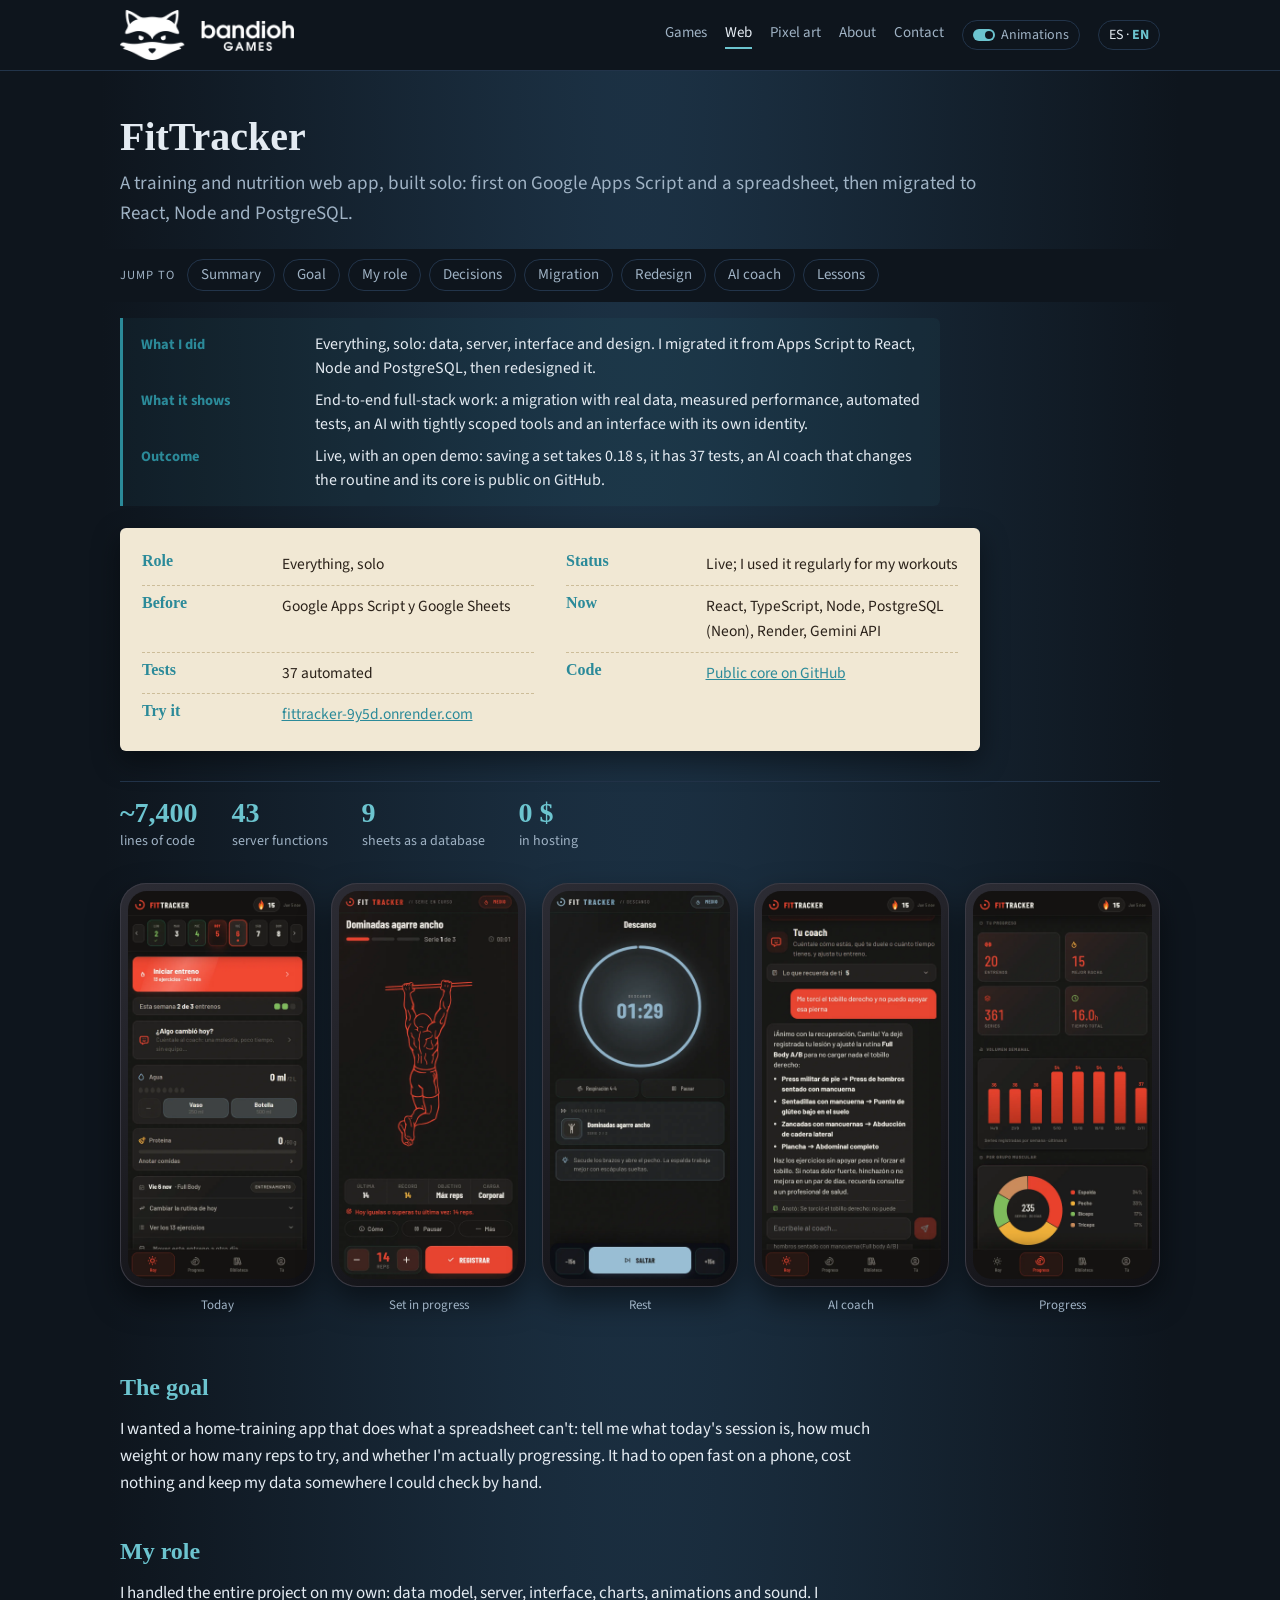
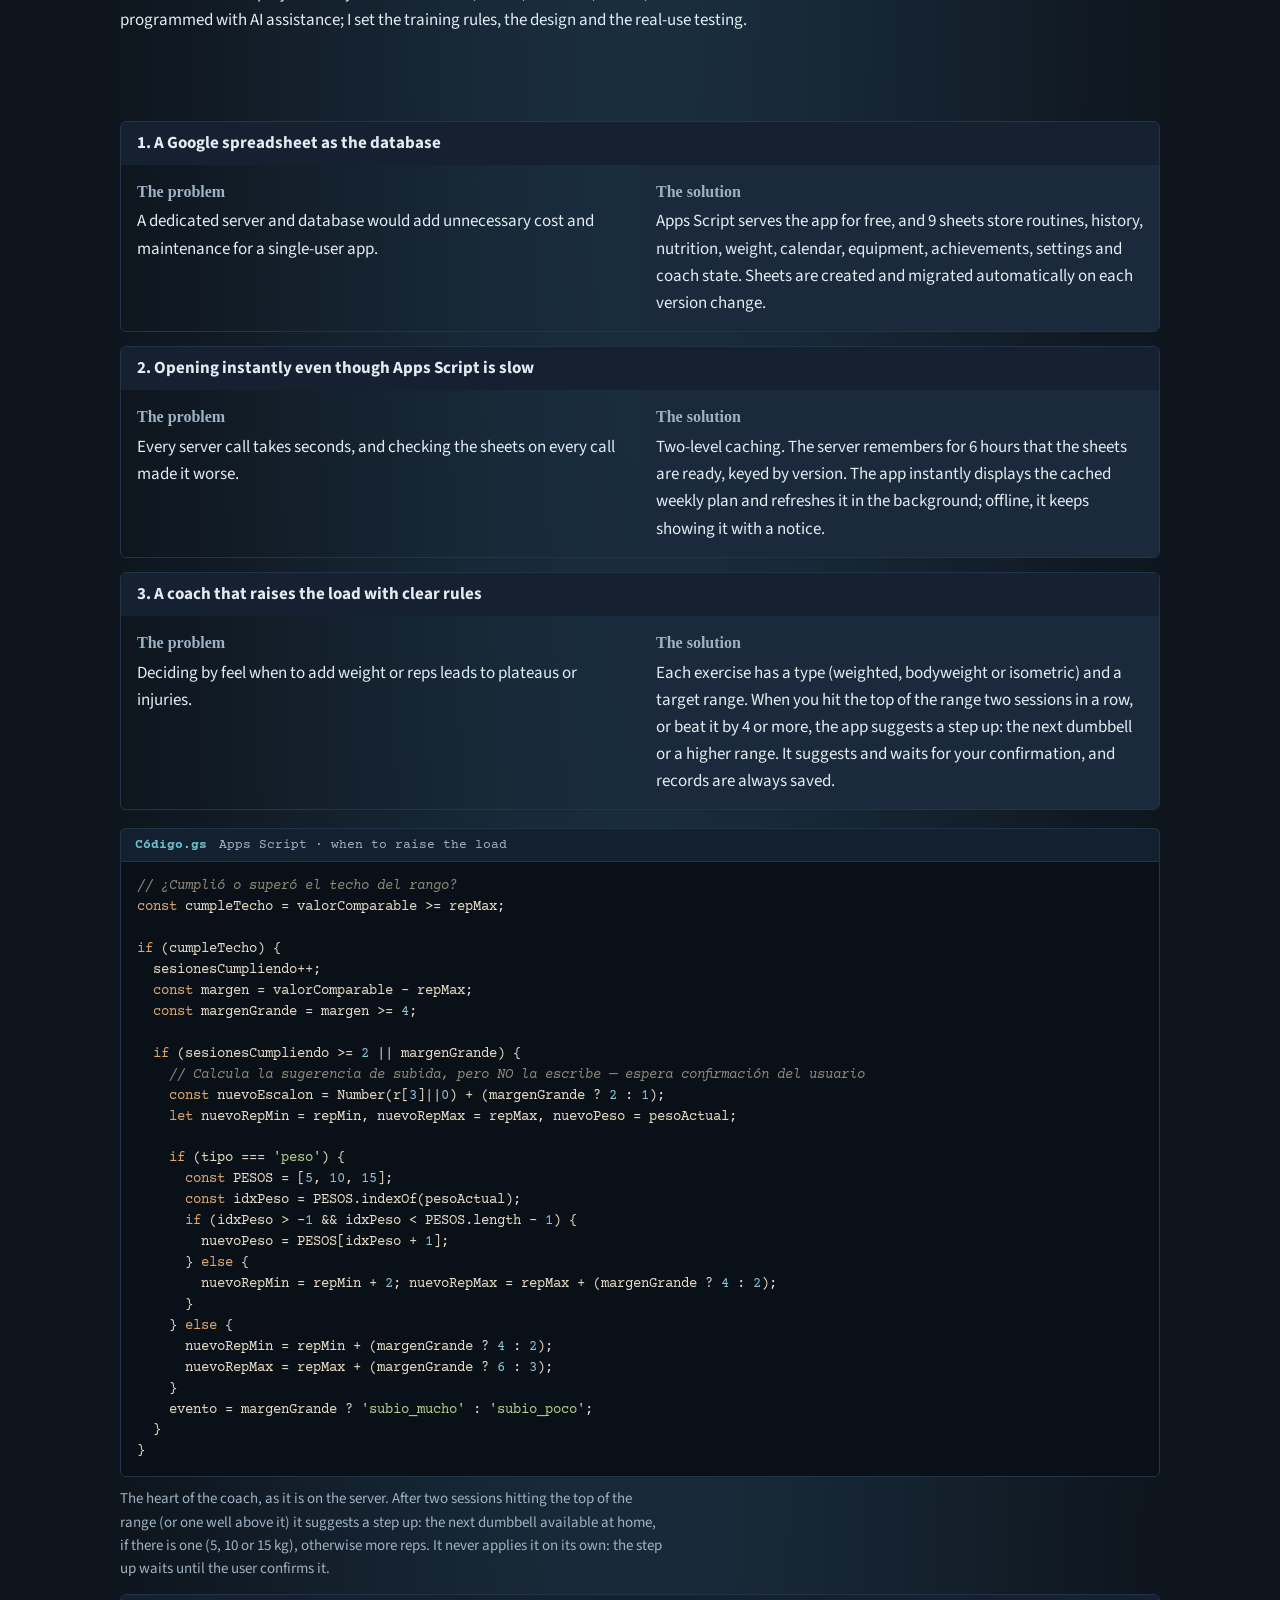
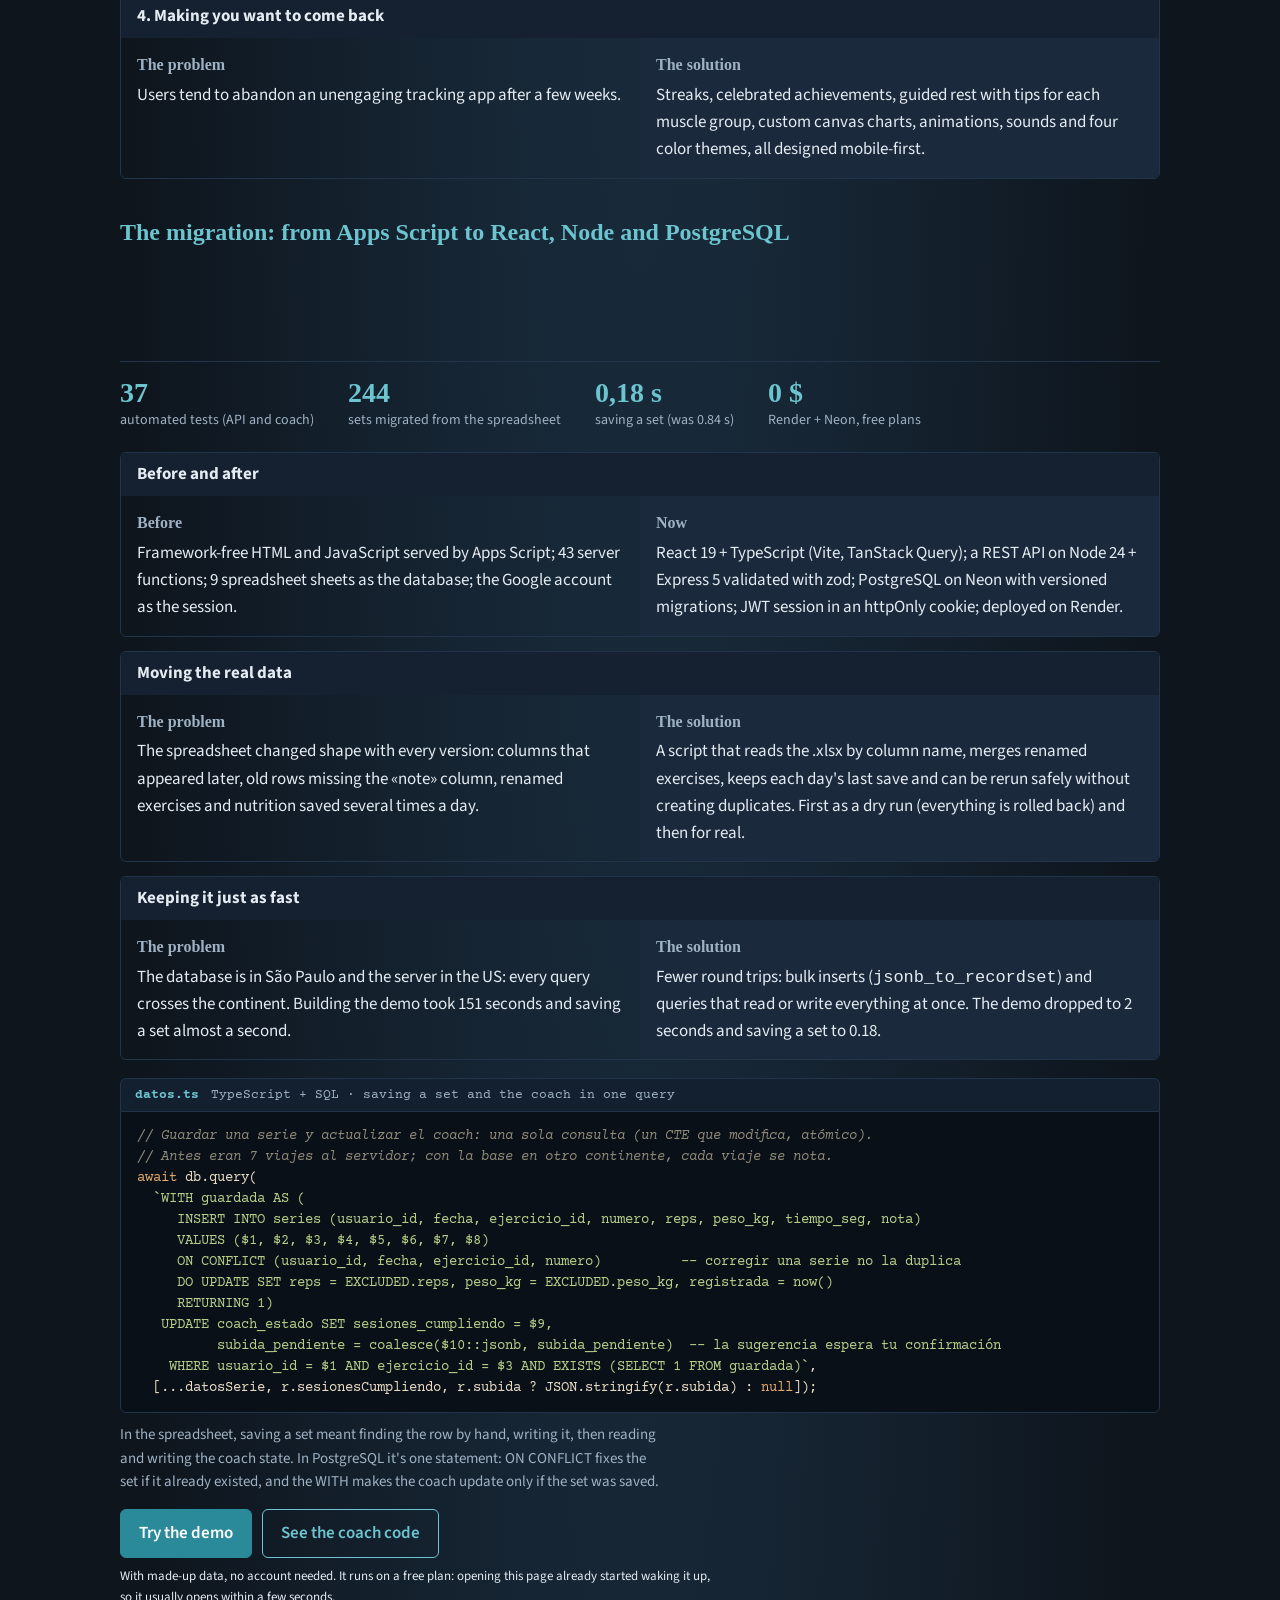
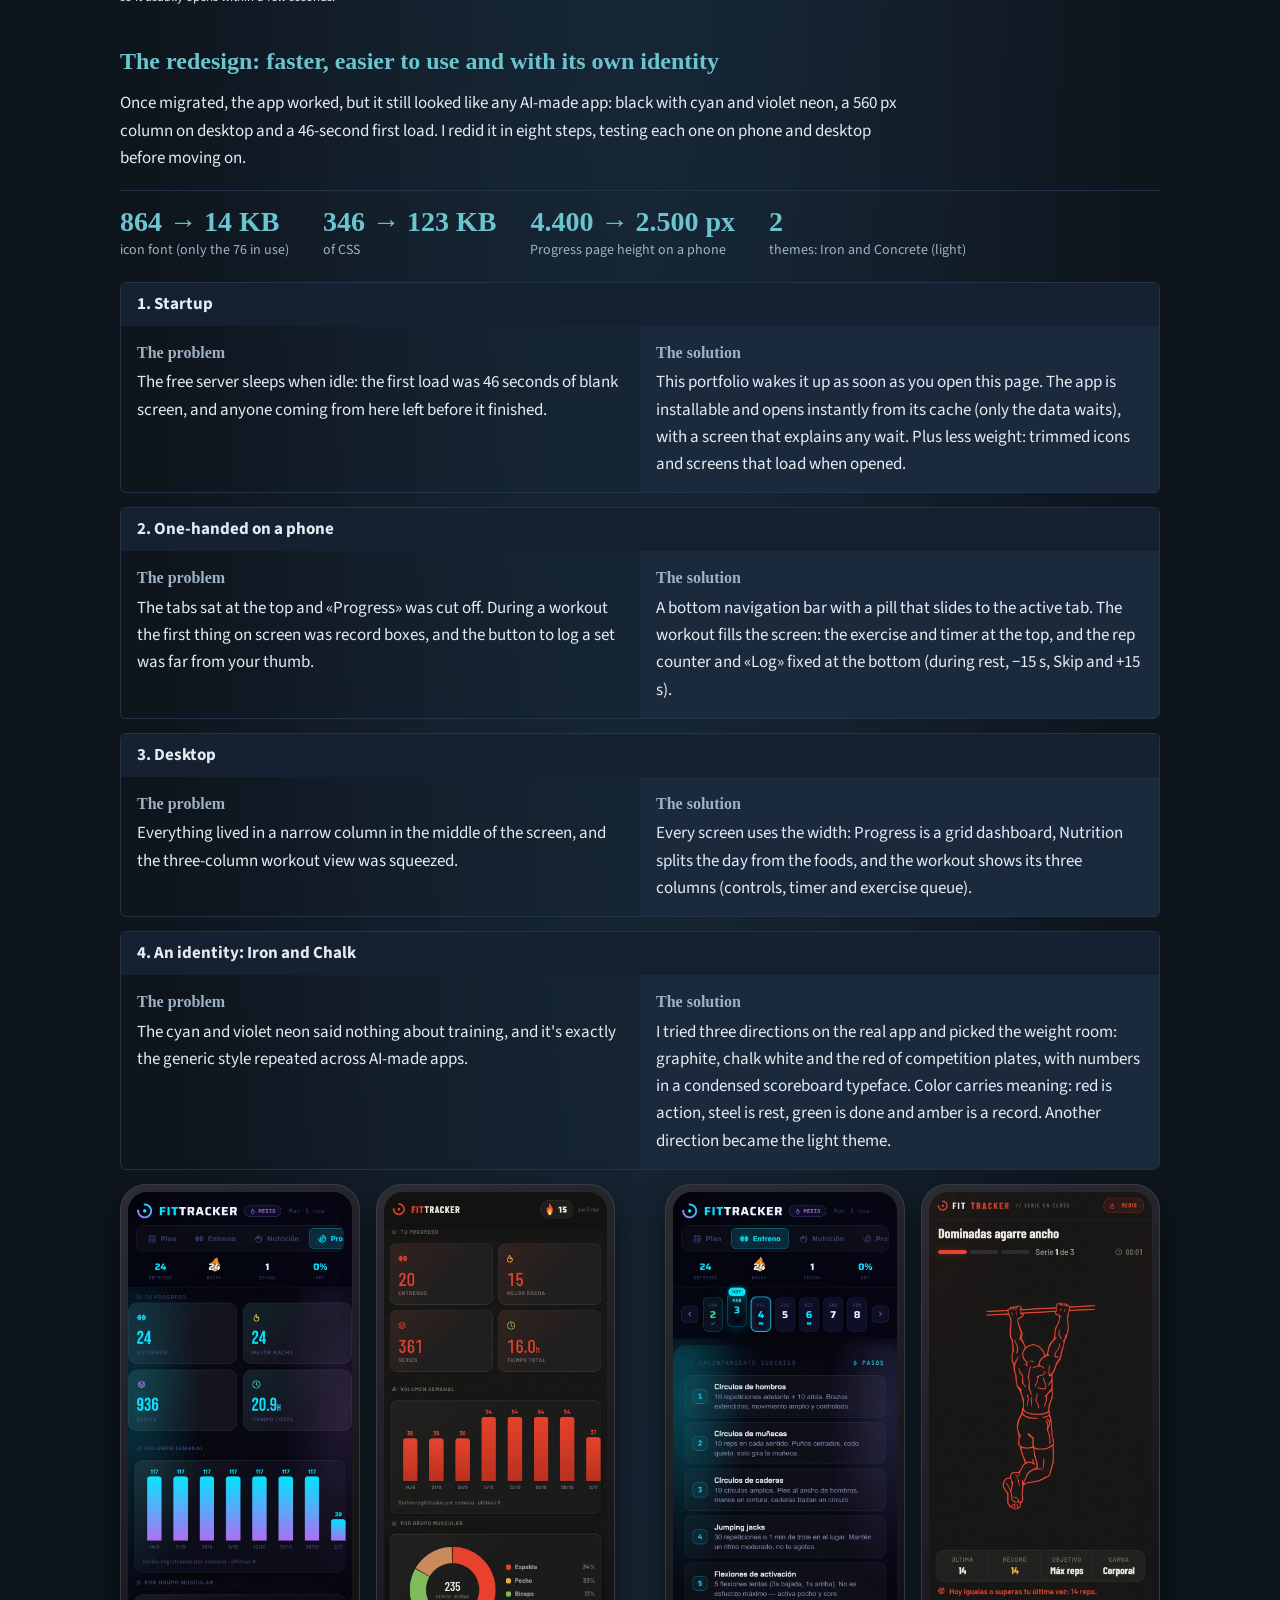
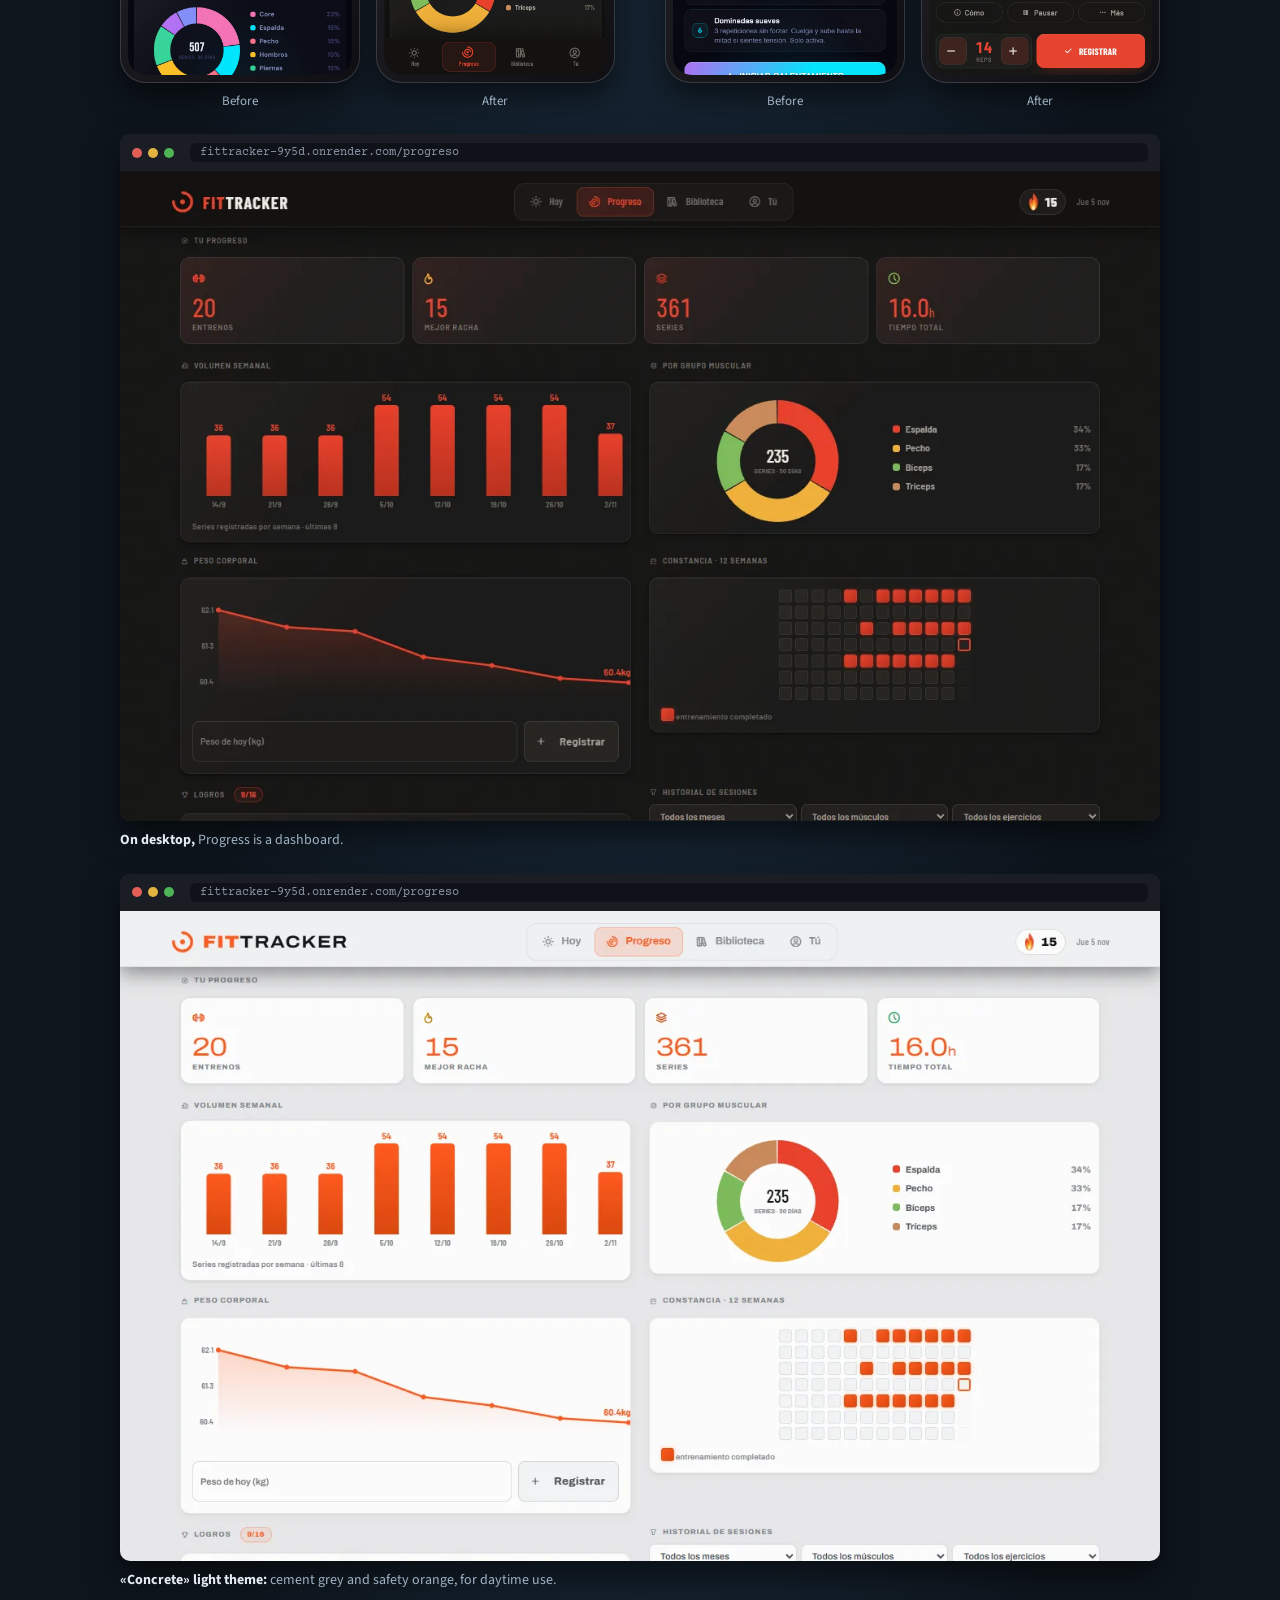
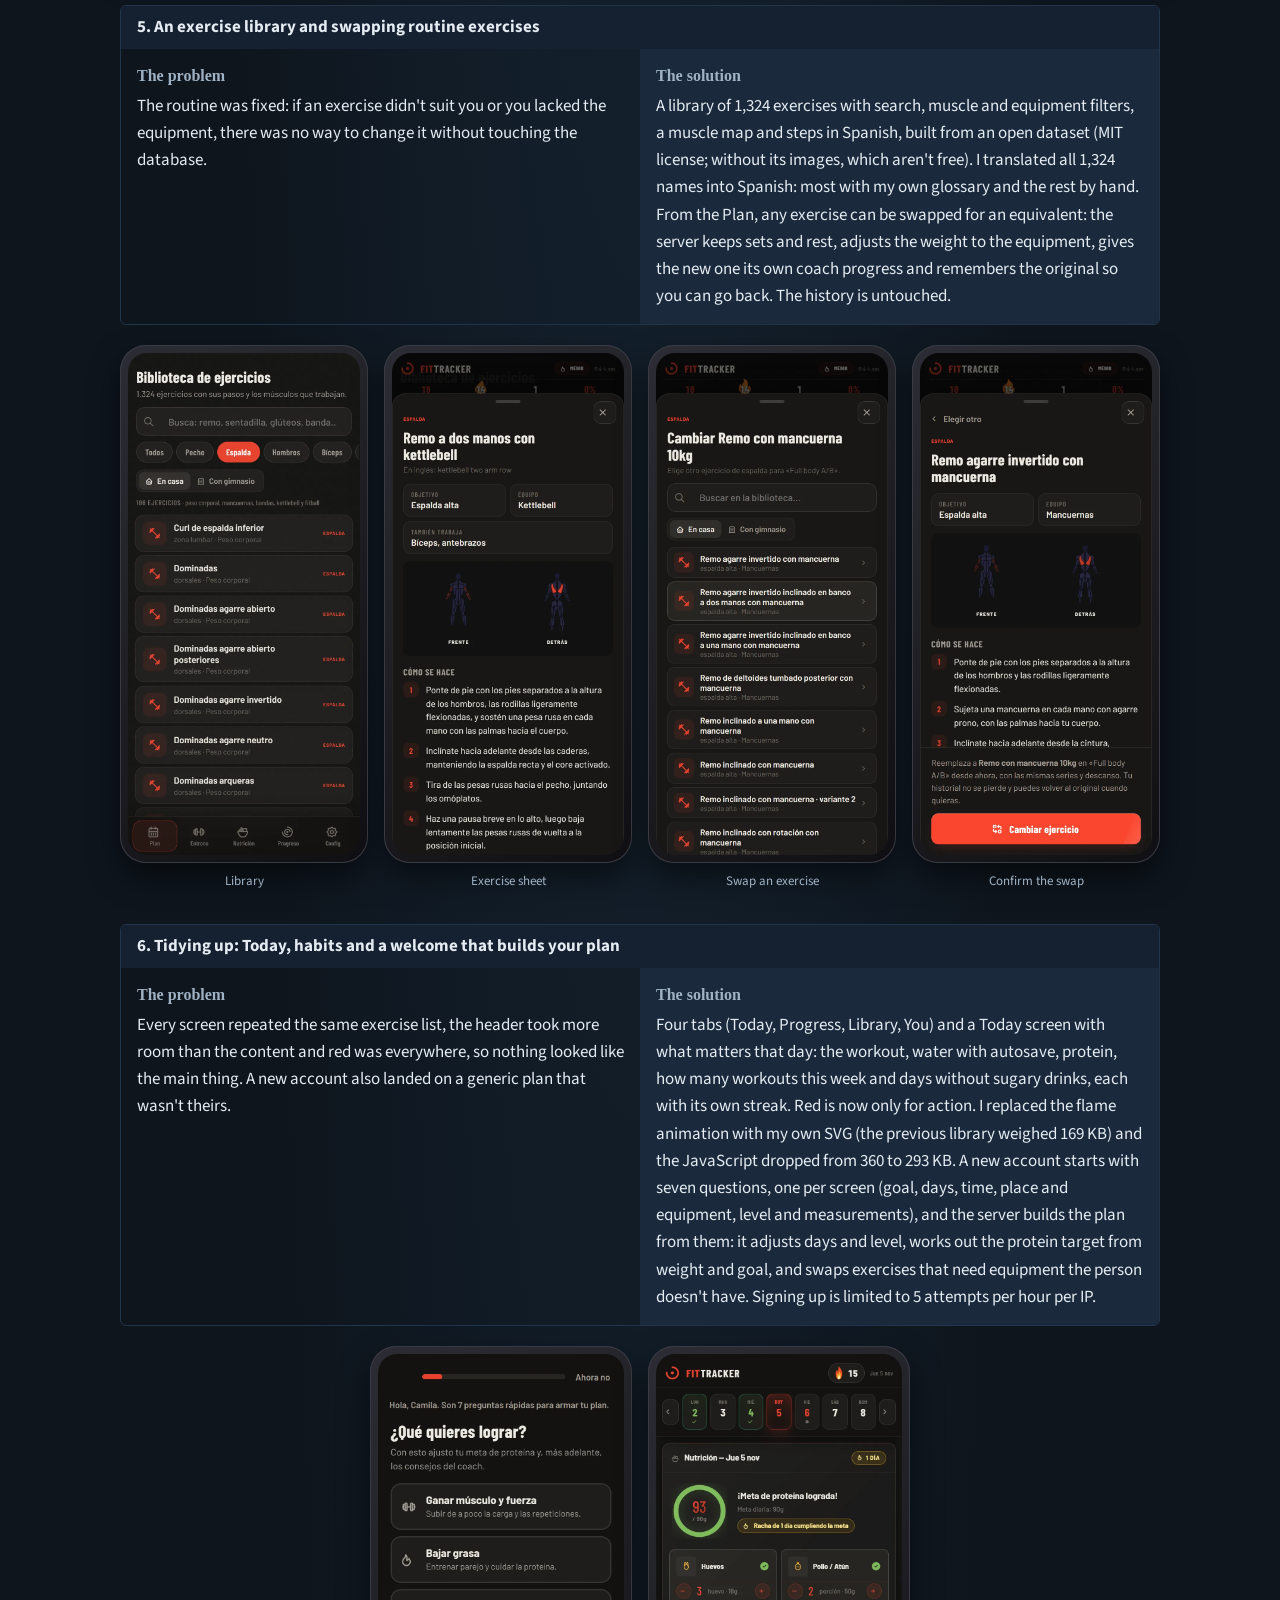
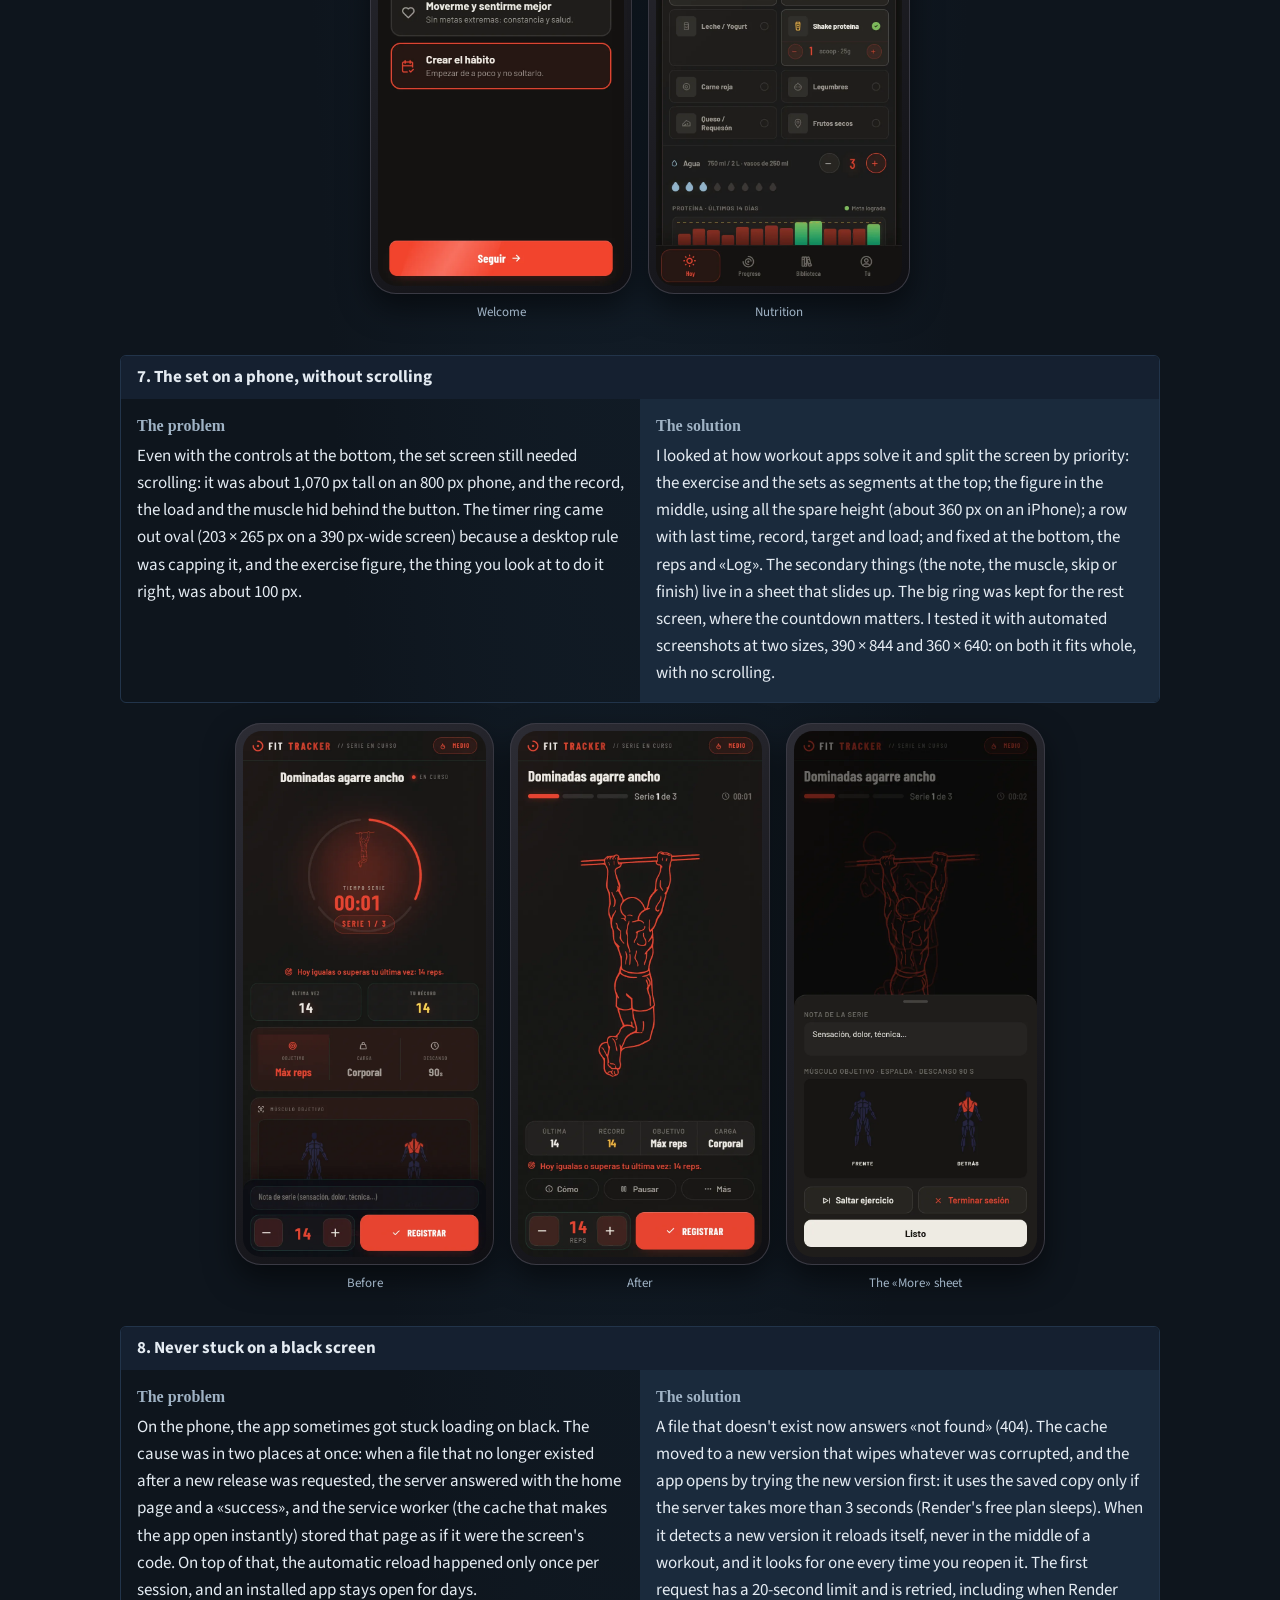
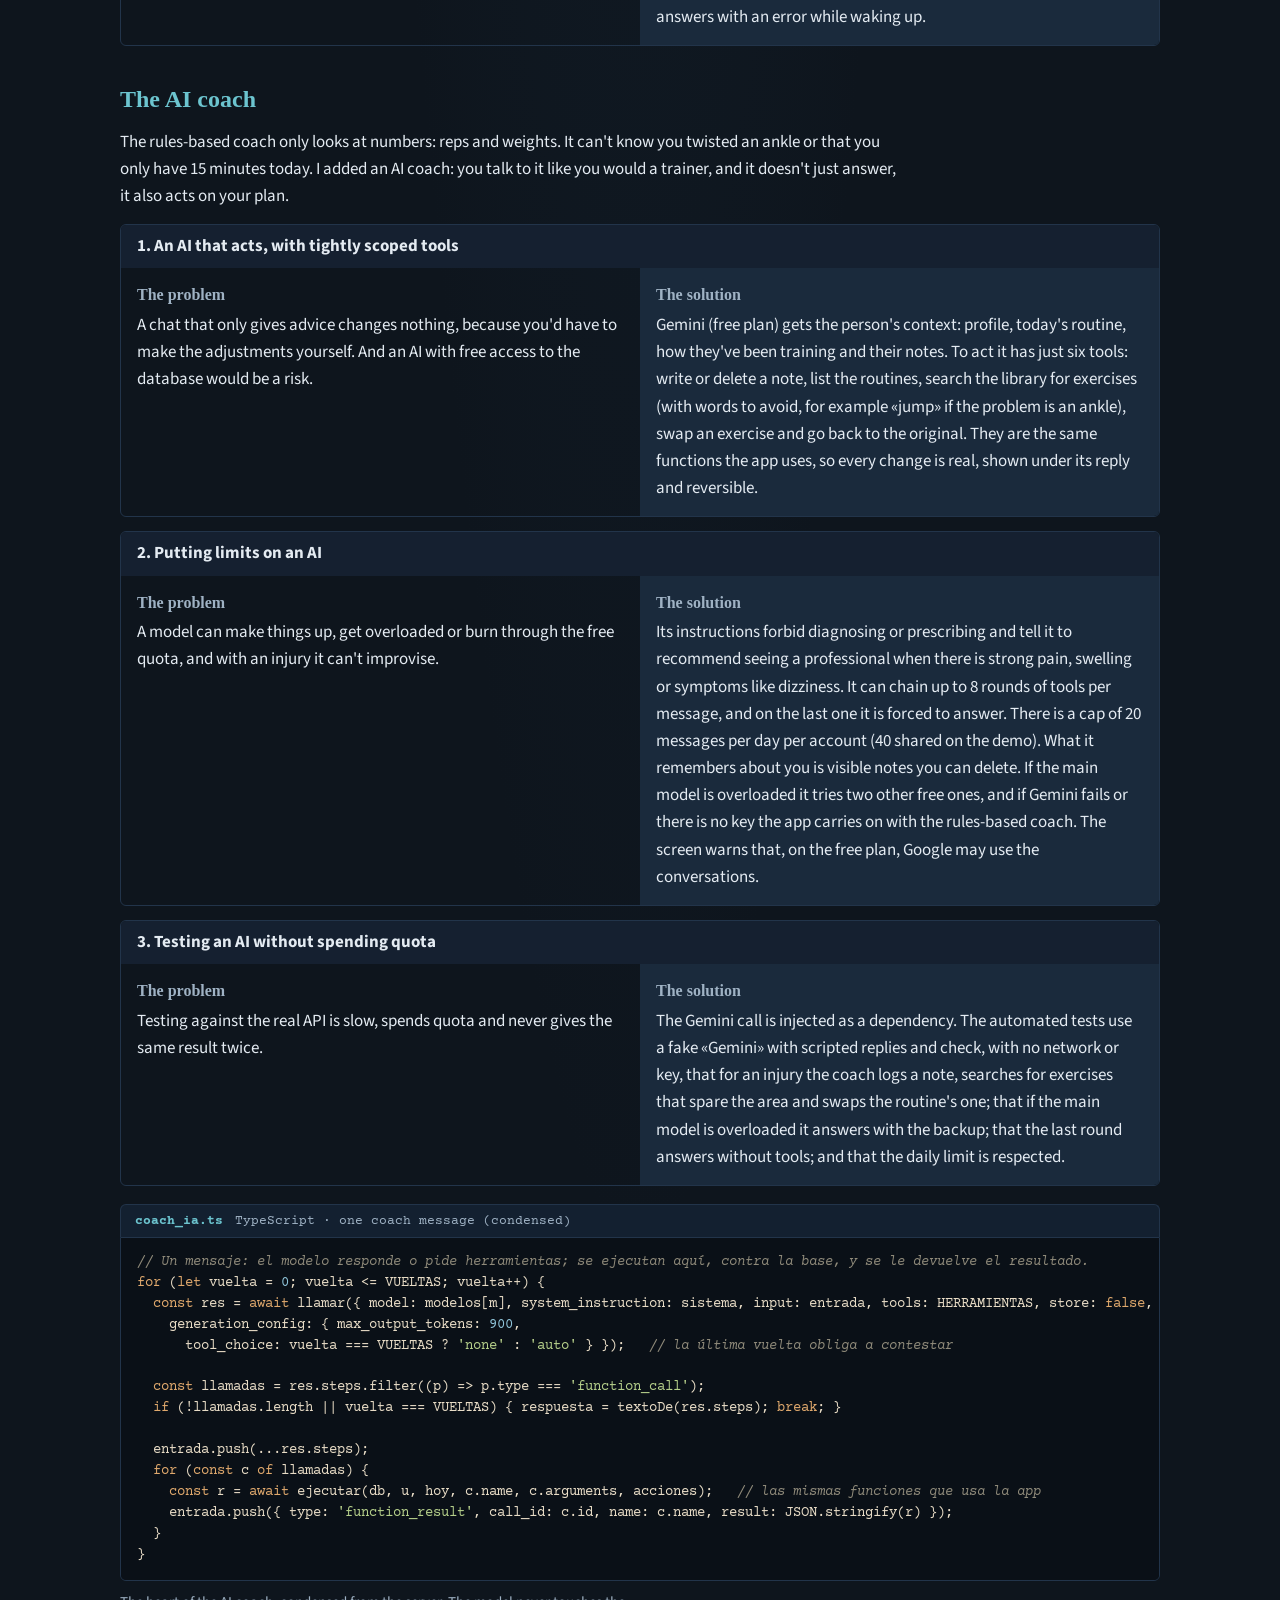
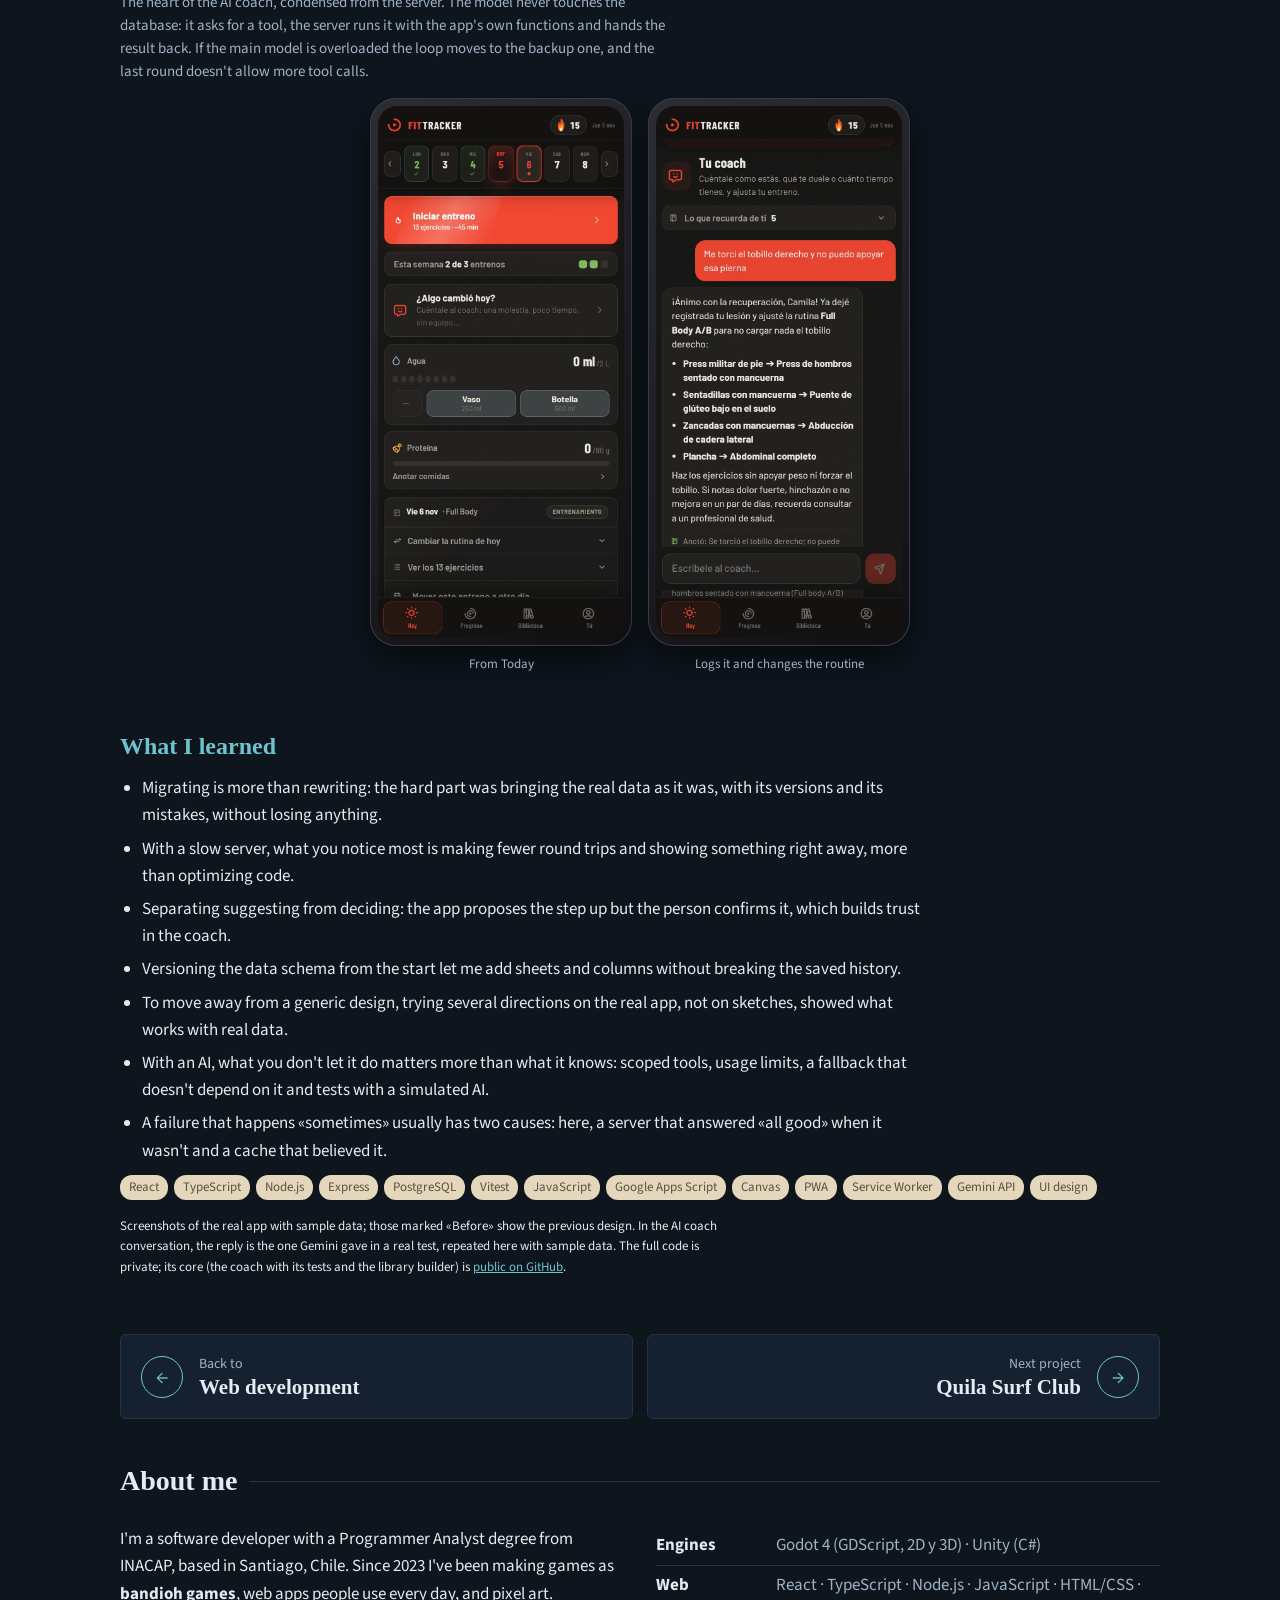
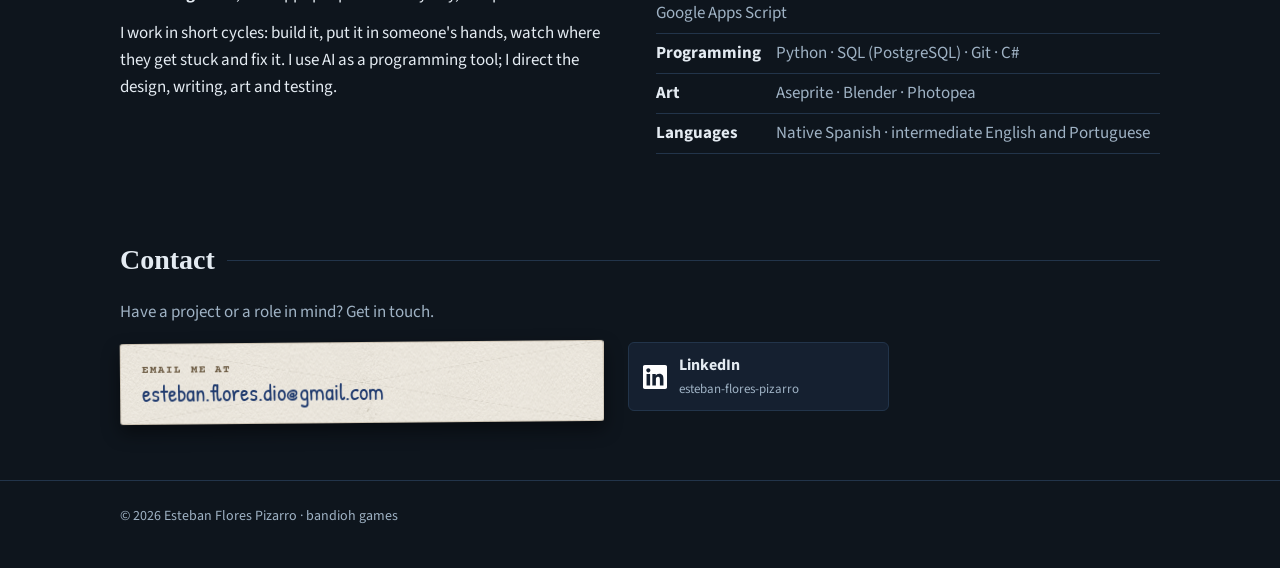
<file: fittracker.html>
<!doctype html>
<html lang="es" data-l="es" data-titulo-en="FitTracker · how I built it">
<head>
<meta charset="utf-8">
<meta name="viewport" content="width=device-width, initial-scale=1">
<link rel="canonical" href="https://bandiohgames.github.io/fittracker">
<title>FitTracker · cómo lo hice</title>
<meta name="description" content="Caso de estudio de FitTracker: una app web de entrenamiento y nutrición hecha en solitario, de Google Apps Script a React, Node y PostgreSQL." data-en="FitTracker case study: a training and nutrition web app built solo, from Google Apps Script to React, Node and PostgreSQL.">
<meta property="og:image" content="https://bandiohgames.github.io/img/web/ft_hist.webp">
<link rel="icon" type="image/png" sizes="32x32" href="img/icono_32.png">
<link rel="apple-touch-icon" href="img/icono_180.png">
<link rel="preconnect" href="https://fonts.googleapis.com">
<link href="https://fonts.googleapis.com/css2?family=Courier+Prime:wght@400;700&family=Old+Standard+TT:ital,wght@0,400;0,700;1,400&family=Patrick+Hand&family=Source+Sans+3:wght@400;600;700&display=swap" rel="stylesheet">
<link rel="stylesheet" href="estilo.css?v=6171b0f0">
<link rel="stylesheet" href="secciones.css?v=7babe574">
<script src="sitio.js?v=e04ee9ea"></script>
</head>
<body class="area-web">

<!--comun:cabecera-->
<header><div class="ancho">
  <a class="marca" href="./"><img class="logo" decoding="async" src="img/marca.png" alt="bandioh games · inicio" data-alt-en="bandioh games · home"></a>
  <nav>
    <a href="juegos"><span lang="es">Juegos</span><span lang="en">Games</span></a>
    <a href="web" class="activo" aria-current="page">Web</a>
    <a href="pixel">Pixel art</a>
    <a href="#sobre"><span lang="es">Sobre mí</span><span lang="en">About</span></a>
    <a href="#contacto"><span lang="es">Contacto</span><span lang="en">Contact</span></a>
  </nav>
  <button class="animaciones" aria-pressed="true" title="Animaciones: sí" data-title-en="Animations: on"><span class="icono-anim" aria-hidden="true"></span><span lang="es">Animaciones</span><span lang="en">Animations</span></button>
  <button class="idioma" aria-label="Cambiar idioma / Change language"><span lang="es"><b>ES</b> · EN</span><span lang="en">ES · <b>EN</b></span></button>
</div></header>
<!--/comun:cabecera-->

<main class="ancho caso" style="padding-top:44px">
<h1 class="mono" style="font-size:40px;line-height:1.1">FitTracker</h1>
<p class="bajada" style="color:var(--texto-tenue);font-size:19px;margin:10px 0 20px">
  <span lang="es">Una app web de entrenamiento y nutrición, hecha en solitario: primero sobre Google Apps Script y una planilla, y después migrada a React, Node y PostgreSQL.</span>
  <span lang="en">A training and nutrition web app, built solo: first on Google Apps Script and a spreadsheet, then migrated to React, Node and PostgreSQL.</span>
</p>

<dl class="resumen-caso" aria-label="Resumen" data-aria-label-en="Summary">
  <div><dt><span lang="es">Qué hice</span><span lang="en">What I did</span></dt><dd><span lang="es">Todo, en solitario: datos, servidor, interfaz y diseño. La migré de Apps Script a React, Node y PostgreSQL y después la rediseñé.</span><span lang="en">Everything, solo: data, server, interface and design. I migrated it from Apps Script to React, Node and PostgreSQL, then redesigned it.</span></dd></div>
  <div><dt><span lang="es">Qué demuestra</span><span lang="en">What it shows</span></dt><dd><span lang="es">Desarrollo full stack de punta a punta: migración con datos reales, rendimiento medido, pruebas automatizadas, una IA con herramientas acotadas y una interfaz con identidad propia.</span><span lang="en">End-to-end full-stack work: a migration with real data, measured performance, automated tests, an AI with tightly scoped tools and an interface with its own identity.</span></dd></div>
  <div><dt><span lang="es">Resultado</span><span lang="en">Outcome</span></dt><dd><span lang="es">Publicada, con demo abierta: guardar una serie tarda 0,18 s, tiene 37 pruebas, un coach con IA que cambia la rutina y su núcleo es público en GitHub.</span><span lang="en">Live, with an open demo: saving a set takes 0.18 s, it has 37 tests, an AI coach that changes the routine and its core is public on GitHub.</span></dd></div>
</dl>
<dl class="ficha-tecnica">
  <div><dt><span lang="es">Rol</span><span lang="en">Role</span></dt><dd><span lang="es">Todo, en solitario</span><span lang="en">Everything, solo</span></dd></div>
  <div><dt><span lang="es">Estado</span><span lang="en">Status</span></dt><dd><span lang="es">Publicada; la usé con frecuencia en mis entrenamientos</span><span lang="en">Live; I used it regularly for my workouts</span></dd></div>
  <div><dt><span lang="es">Antes</span><span lang="en">Before</span></dt><dd>Google Apps Script y Google Sheets</dd></div>
  <div><dt><span lang="es">Ahora</span><span lang="en">Now</span></dt><dd>React, TypeScript, Node, PostgreSQL (Neon), Render, Gemini API</dd></div>
  <div><dt><span lang="es">Pruebas</span><span lang="en">Tests</span></dt><dd><span lang="es">37 automatizadas</span><span lang="en">37 automated</span></dd></div>
  <div><dt><span lang="es">Código</span><span lang="en">Code</span></dt><dd><a href="https://github.com/BandiohGames/fittracker-nucleo" target="_blank" rel="noopener"><span lang="es">Núcleo público en GitHub</span><span lang="en">Public core on GitHub</span></a></dd></div>
  <div><dt><span lang="es">Probar</span><span lang="en">Try it</span></dt><dd><a href="https://fittracker-9y5d.onrender.com" target="_blank" rel="noopener">fittracker-9y5d.onrender.com</a></dd></div>
</dl>
<div class="franja-datos" style="margin-bottom:26px">
  <div><b><span lang="es">~7.400</span><span lang="en">~7,400</span></b><span lang="es">líneas de código</span><span lang="en">lines of code</span></div>
  <div><b>43</b><span lang="es">funciones de servidor</span><span lang="en">server functions</span></div>
  <div><b>9</b><span lang="es">hojas como base de datos</span><span lang="en">sheets as a database</span></div>
  <div><b>0 $</b><span lang="es">en servidores</span><span lang="en">in hosting</span></div>
</div>

<div class="telefonos">
  <figure class="telefono"><div class="marco-cel"><img decoding="async" width="780" height="1688" src="img/web/ft_plan_lun.webp" alt="Hoy: el entreno del día, el agua, la proteína y el acceso al coach" data-alt-en="Today: the day's workout, water, protein and access to the coach" loading="lazy"></div><figcaption lang="es">Hoy</figcaption><figcaption lang="en">Today</figcaption></figure>
  <figure class="telefono"><div class="marco-cel"><img decoding="async" width="780" height="1688" src="img/web/ft_entreno_mie.webp" alt="Serie en curso: la figura grande, los sets en segmentos y Registrar abajo" data-alt-en="Set in progress: a large figure, sets as segments and Log at the bottom" loading="lazy"></div><figcaption lang="es">Serie en curso</figcaption><figcaption lang="en">Set in progress</figcaption></figure>
  <figure class="telefono"><div class="marco-cel"><img decoding="async" width="780" height="1688" src="img/web/ft_descanso.webp" alt="Descanso con el reloj y Saltar abajo" data-alt-en="Rest with the timer and Skip at the bottom" loading="lazy"></div><figcaption lang="es">Descanso</figcaption><figcaption lang="en">Rest</figcaption></figure>
  <figure class="telefono"><div class="marco-cel"><img decoding="async" width="780" height="1688" src="img/web/ft_coach.webp" alt="Conversación con el coach con IA, que anota la lesión y cambia ejercicios" data-alt-en="Conversation with the AI coach, which logs the injury and swaps exercises" loading="lazy"></div><figcaption lang="es">Coach con IA</figcaption><figcaption lang="en">AI coach</figcaption></figure>
  <figure class="telefono"><div class="marco-cel"><img decoding="async" width="780" height="1688" src="img/web/ft_hist.webp" alt="Progreso" data-alt-en="Progress" loading="lazy"></div><figcaption lang="es">Progreso</figcaption><figcaption lang="en">Progress</figcaption></figure>
</div>

<h2 id="objetivo" data-corto-es="Objetivo" data-corto-en="Goal"><span lang="es">El objetivo</span><span lang="en">The goal</span></h2>
<p lang="es">Quería una app para entrenar en casa que hiciera lo que una planilla no hace: decirme qué toca hoy, cuánto peso o cuántas repeticiones intentar y si de verdad estoy avanzando. Tenía que abrir rápido en el celular, no costar nada y dejar mis datos en un lugar que pudiera revisar a mano.</p>
<p lang="en">I wanted a home-training app that does what a spreadsheet can't: tell me what today's session is, how much weight or how many reps to try, and whether I'm actually progressing. It had to open fast on a phone, cost nothing and keep my data somewhere I could check by hand.</p>

<h2 id="rol" data-corto-es="Mi rol" data-corto-en="My role"><span lang="es">Mi rol</span><span lang="en">My role</span></h2>
<p lang="es">Todo, en solitario: modelo de datos, servidor, interfaz, gráficos, animaciones y sonido. Programé con asistencia de IA; las reglas de entrenamiento, el diseño y las pruebas en uso real los decidí yo.</p>
<p lang="en">I handled the entire project on my own: data model, server, interface, charts, animations and sound. I programmed with AI assistance; I set the training rules, the design and the real-use testing.</p>

<h2 id="decisiones" data-corto-es="Decisiones" data-corto-en="Decisions"><span lang="es">Decisiones técnicas</span><span lang="en">Technical decisions</span></h2>

<div class="antes-despues">
  <div class="titulo-cambio"><span lang="es">1. Una planilla de Google como base de datos</span><span lang="en">1. A Google spreadsheet as the database</span></div>
  <div><h4><span lang="es">El problema</span><span lang="en">The problem</span></h4><span lang="es">Un servidor y una base de datos de verdad cuestan dinero y mantención, para una app de una sola persona.</span><span lang="en">A dedicated server and database would add unnecessary cost and maintenance for a single-user app.</span></div>
  <div><h4><span lang="es">La solución</span><span lang="en">The solution</span></h4><span lang="es">Apps Script sirve la app gratis y 9 hojas guardan rutinas, historial, nutrición, peso, calendario, equipamiento, logros, ajustes y el estado del coach. Las hojas se crean y se migran solas al cambiar de versión.</span><span lang="en">Apps Script serves the app for free, and 9 sheets store routines, history, nutrition, weight, calendar, equipment, achievements, settings and coach state. Sheets are created and migrated automatically on each version change.</span></div>
</div>
<div class="antes-despues">
  <div class="titulo-cambio"><span lang="es">2. Que abra al instante aunque Apps Script sea lento</span><span lang="en">2. Opening instantly even though Apps Script is slow</span></div>
  <div><h4><span lang="es">El problema</span><span lang="en">The problem</span></h4><span lang="es">Cada llamada al servidor tarda segundos, y revisar las hojas en cada llamada lo hacía peor.</span><span lang="en">Every server call takes seconds, and checking the sheets on every call made it worse.</span></div>
  <div><h4><span lang="es">La solución</span><span lang="en">The solution</span></h4><span lang="es">Caché en dos niveles. El servidor recuerda por 6 horas que las hojas están listas, con una clave por versión. El celular muestra al tiro la semana guardada y la actualiza por detrás; sin conexión, sigue mostrándola con un aviso.</span><span lang="en">Two-level caching. The server remembers for 6 hours that the sheets are ready, keyed by version. The app instantly displays the cached weekly plan and refreshes it in the background; offline, it keeps showing it with a notice.</span></div>
</div>
<div class="antes-despues">
  <div class="titulo-cambio"><span lang="es">3. Un coach que sube la carga con reglas claras</span><span lang="en">3. A coach that raises the load with clear rules</span></div>
  <div><h4><span lang="es">El problema</span><span lang="en">The problem</span></h4><span lang="es">Decidir cuándo subir peso o repeticiones a ojo hace que te estanques o que te lesiones.</span><span lang="en">Deciding by feel when to add weight or reps leads to plateaus or injuries.</span></div>
  <div><h4><span lang="es">La solución</span><span lang="en">The solution</span></h4><span lang="es">Cada ejercicio tiene un tipo (con peso, peso corporal o isométrico) y un rango objetivo. Cuando llegas al techo dos sesiones seguidas, o lo pasas por 4 o más, la app propone subir: la mancuerna siguiente o un rango más alto. Propone y espera tu confirmación, y los récords se guardan siempre.</span><span lang="en">Each exercise has a type (weighted, bodyweight or isometric) and a target range. When you hit the top of the range two sessions in a row, or beat it by 4 or more, the app suggests a step up: the next dumbbell or a higher range. It suggests and waits for your confirmation, and records are always saved.</span></div>
</div>
<figure class="codigo">
  <div class="codigo-barra"><b>Código.gs</b><span lang="es">Apps Script · cuándo subir la carga</span><span lang="en">Apps Script · when to raise the load</span></div>
  <pre><code><span class="c">// ¿Cumplió o superó el techo del rango?</span>
<span class="k">const</span> cumpleTecho = valorComparable &gt;= repMax;

<span class="k">if</span> (cumpleTecho) {
  sesionesCumpliendo++;
  <span class="k">const</span> margen = valorComparable - repMax;
  <span class="k">const</span> margenGrande = margen &gt;= <span class="n">4</span>;

  <span class="k">if</span> (sesionesCumpliendo &gt;= <span class="n">2</span> || margenGrande) {
    <span class="c">// Calcula la sugerencia de subida, pero NO la escribe — espera confirmación del usuario</span>
    <span class="k">const</span> nuevoEscalon = Number(r[<span class="n">3</span>]||<span class="n">0</span>) + (margenGrande ? <span class="n">2</span> : <span class="n">1</span>);
    <span class="k">let</span> nuevoRepMin = repMin, nuevoRepMax = repMax, nuevoPeso = pesoActual;

    <span class="k">if</span> (tipo === <span class="s">'peso'</span>) {
      <span class="k">const</span> PESOS = [<span class="n">5</span>, <span class="n">10</span>, <span class="n">15</span>];
      <span class="k">const</span> idxPeso = PESOS.indexOf(pesoActual);
      <span class="k">if</span> (idxPeso &gt; -<span class="n">1</span> &amp;&amp; idxPeso &lt; PESOS.length - <span class="n">1</span>) {
        nuevoPeso = PESOS[idxPeso + <span class="n">1</span>];
      } <span class="k">else</span> {
        nuevoRepMin = repMin + <span class="n">2</span>; nuevoRepMax = repMax + (margenGrande ? <span class="n">4</span> : <span class="n">2</span>);
      }
    } <span class="k">else</span> {
      nuevoRepMin = repMin + (margenGrande ? <span class="n">4</span> : <span class="n">2</span>);
      nuevoRepMax = repMax + (margenGrande ? <span class="n">6</span> : <span class="n">3</span>);
    }
    evento = margenGrande ? <span class="s">'subio_mucho'</span> : <span class="s">'subio_poco'</span>;
  }
}</code></pre>
  <figcaption lang="es">El corazón del coach, tal como está en el servidor. Con dos sesiones llegando al techo del rango (o una muy por encima) propone subir: si hay una mancuerna más pesada en casa (5, 10 o 15 kg) sube el peso, y si no, las repeticiones. Nunca lo aplica solo: la subida queda pendiente hasta que la persona la confirma.</figcaption>
  <figcaption lang="en">The heart of the coach, as it is on the server. After two sessions hitting the top of the range (or one well above it) it suggests a step up: the next dumbbell available at home, if there is one (5, 10 or 15 kg), otherwise more reps. It never applies it on its own: the step up waits until the user confirms it.</figcaption>
</figure>
<div class="antes-despues">
  <div class="titulo-cambio"><span lang="es">4. Que den ganas de volver</span><span lang="en">4. Making you want to come back</span></div>
  <div><h4><span lang="es">El problema</span><span lang="en">The problem</span></h4><span lang="es">Una app de registro aburrida se deja de usar a las pocas semanas.</span><span lang="en">Users tend to abandon an unengaging tracking app after a few weeks.</span></div>
  <div><h4><span lang="es">La solución</span><span lang="en">The solution</span></h4><span lang="es">Rachas, logros con celebración, descanso guiado con consejos según el músculo, gráficos propios en canvas, animaciones, sonidos y cuatro temas de color, todo pensado primero para el celular.</span><span lang="en">Streaks, celebrated achievements, guided rest with tips for each muscle group, custom canvas charts, animations, sounds and four color themes, all designed mobile-first.</span></div>
</div>

<h2 id="migracion" data-corto-es="Migración" data-corto-en="Migration"><span lang="es">La migración: de Apps Script a React, Node y PostgreSQL</span><span lang="en">The migration: from Apps Script to React, Node and PostgreSQL</span></h2>
<p lang="es">Apps Script me sirvió para empezar gratis, pero me ataba a Google y a un stack que casi ninguna oferta pide. Así que pasé la app completa a un stack estándar, sin perder nada: mis datos reales, el diseño original y todas las funciones. La versión nueva es la que usé en mis entrenamientos.</p>
<p lang="en">Apps Script let me start for free, but it tied me to Google and to a stack few employers look for. So I moved the whole app to a standard stack without losing anything: my real data, the original design and every feature. The new version is the one I used for my workouts.</p>

<div class="franja-datos" style="margin:18px 0 22px">
  <div><b>37</b><span lang="es">pruebas automáticas (API y coach)</span><span lang="en">automated tests (API and coach)</span></div>
  <div><b>244</b><span lang="es">series migradas de la planilla</span><span lang="en">sets migrated from the spreadsheet</span></div>
  <div><b>0,18 s</b><span lang="es">guardar una serie (antes 0,84 s)</span><span lang="en">saving a set (was 0.84 s)</span></div>
  <div><b>0 $</b><span lang="es">Render + Neon, planes gratis</span><span lang="en">Render + Neon, free plans</span></div>
</div>

<div class="antes-despues">
  <div class="titulo-cambio"><span lang="es">Antes y después</span><span lang="en">Before and after</span></div>
  <div><h4><span lang="es">Antes</span><span lang="en">Before</span></h4><span lang="es">HTML y JavaScript sin framework servidos por Apps Script; 43 funciones de servidor; 9 hojas de una planilla como base de datos; la cuenta de Google como sesión.</span><span lang="en">Framework-free HTML and JavaScript served by Apps Script; 43 server functions; 9 spreadsheet sheets as the database; the Google account as the session.</span></div>
  <div><h4><span lang="es">Ahora</span><span lang="en">Now</span></h4><span lang="es">React 19 + TypeScript (Vite, TanStack Query); API REST en Node 24 + Express 5 validada con zod; PostgreSQL en Neon con migraciones versionadas; sesión con JWT en cookie httpOnly; desplegada en Render.</span><span lang="en">React 19 + TypeScript (Vite, TanStack Query); a REST API on Node 24 + Express 5 validated with zod; PostgreSQL on Neon with versioned migrations; JWT session in an httpOnly cookie; deployed on Render.</span></div>
</div>
<div class="antes-despues">
  <div class="titulo-cambio"><span lang="es">Mover los datos reales</span><span lang="en">Moving the real data</span></div>
  <div><h4><span lang="es">El problema</span><span lang="en">The problem</span></h4><span lang="es">La planilla fue cambiando de forma con cada versión: columnas que aparecían, filas viejas sin la columna «nota», nombres de ejercicios que se renombraron y la nutrición guardada varias veces por día.</span><span lang="en">The spreadsheet changed shape with every version: columns that appeared later, old rows missing the «note» column, renamed exercises and nutrition saved several times a day.</span></div>
  <div><h4><span lang="es">La solución</span><span lang="en">The solution</span></h4><span lang="es">Un script que lee el .xlsx por nombre de columna, une los ejercicios renombrados, se queda con el último guardado de cada día y se puede correr varias veces sin duplicar. Primero en modo prueba (deshace todo al final) y después de verdad.</span><span lang="en">A script that reads the .xlsx by column name, merges renamed exercises, keeps each day's last save and can be rerun safely without creating duplicates. First as a dry run (everything is rolled back) and then for real.</span></div>
</div>
<div class="antes-despues">
  <div class="titulo-cambio"><span lang="es">Que se sienta igual de rápido</span><span lang="en">Keeping it just as fast</span></div>
  <div><h4><span lang="es">El problema</span><span lang="en">The problem</span></h4><span lang="es">La base quedó en São Paulo y el servidor en Estados Unidos: cada consulta cruza el continente. Armar la demo tardaba 151 segundos y guardar una serie casi un segundo.</span><span lang="en">The database is in São Paulo and the server in the US: every query crosses the continent. Building the demo took 151 seconds and saving a set almost a second.</span></div>
  <div><h4><span lang="es">La solución</span><span lang="en">The solution</span></h4><span lang="es">Menos viajes: inserciones en bloque (<code>jsonb_to_recordset</code>) y consultas que leen o escriben todo de una vez. La demo bajó a 2 segundos y guardar una serie a 0,18.</span><span lang="en">Fewer round trips: bulk inserts (<code>jsonb_to_recordset</code>) and queries that read or write everything at once. The demo dropped to 2 seconds and saving a set to 0.18.</span></div>
</div>

<figure class="codigo">
  <div class="codigo-barra"><b>datos.ts</b><span lang="es">TypeScript + SQL · guardar una serie y el coach en una consulta</span><span lang="en">TypeScript + SQL · saving a set and the coach in one query</span></div>
  <pre><code><span class="c">// Guardar una serie y actualizar el coach: una sola consulta (un CTE que modifica, atómico).</span>
<span class="c">// Antes eran 7 viajes al servidor; con la base en otro continente, cada viaje se nota.</span>
<span class="k">await</span> db.query(
  <span class="s">`WITH guardada AS (
     INSERT INTO series (usuario_id, fecha, ejercicio_id, numero, reps, peso_kg, tiempo_seg, nota)
     VALUES ($1, $2, $3, $4, $5, $6, $7, $8)
     ON CONFLICT (usuario_id, fecha, ejercicio_id, numero)          -- corregir una serie no la duplica
     DO UPDATE SET reps = EXCLUDED.reps, peso_kg = EXCLUDED.peso_kg, registrada = now()
     RETURNING 1)
   UPDATE coach_estado SET sesiones_cumpliendo = $9,
          subida_pendiente = coalesce($10::jsonb, subida_pendiente)  -- la sugerencia espera tu confirmación
    WHERE usuario_id = $1 AND ejercicio_id = $3 AND EXISTS (SELECT 1 FROM guardada)`</span>,
  [...datosSerie, r.sesionesCumpliendo, r.subida ? JSON.stringify(r.subida) : <span class="k">null</span>]);</code></pre>
  <figcaption lang="es">En la planilla, guardar una serie era buscar la fila a mano, escribirla y después leer y escribir el estado del coach. En PostgreSQL es una sola sentencia: <code>ON CONFLICT</code> corrige la serie si ya existía, y el <code>WITH</code> hace que el coach solo se actualice si la serie quedó guardada.</figcaption>
  <figcaption lang="en">In the spreadsheet, saving a set meant finding the row by hand, writing it, then reading and writing the coach state. In PostgreSQL it's one statement: <code>ON CONFLICT</code> fixes the set if it already existed, and the <code>WITH</code> makes the coach update only if the set was saved.</figcaption>
</figure>

<div class="botones" style="margin-top:16px">
  <a class="boton lleno" href="https://fittracker-9y5d.onrender.com" target="_blank" rel="noopener"><span lang="es">Probar la demo</span><span lang="en">Try the demo</span></a>
  <a class="boton" href="https://github.com/BandiohGames/fittracker-nucleo" target="_blank" rel="noopener"><span lang="es">Ver el código del coach</span><span lang="en">See the coach code</span></a>
</div>
<p class="nota" lang="es">Con datos inventados, sin crear cuenta. Está en un plan gratis: al abrir esta página ya se empezó a despertar, así que normalmente abre en pocos segundos.</p>
<p class="nota" lang="en">With made-up data, no account needed. It runs on a free plan: opening this page already started waking it up, so it usually opens within a few seconds.</p>

<h2 id="rediseno" data-corto-es="Rediseño" data-corto-en="Redesign"><span lang="es">El rediseño: más rápida, cómoda y con identidad propia</span><span lang="en">The redesign: faster, easier to use and with its own identity</span></h2>
<p lang="es">Migrada, la app funcionaba, pero seguía pareciéndose a cualquier app hecha con IA: negro con neón cian y violeta, una columna de 560 px en el computador y una primera carga de 46 segundos. La rehíce en ocho pasos, probando cada uno en el celular y en el computador antes de pasar al siguiente.</p>
<p lang="en">Once migrated, the app worked, but it still looked like any AI-made app: black with cyan and violet neon, a 560 px column on desktop and a 46-second first load. I redid it in eight steps, testing each one on phone and desktop before moving on.</p>
<div class="franja-datos" style="margin:18px 0 22px">
  <div><b>864 → 14 KB</b><span lang="es">fuente de íconos (solo los 76 que se usan)</span><span lang="en">icon font (only the 76 in use)</span></div>
  <div><b>346 → 123 KB</b><span lang="es">de CSS</span><span lang="en">of CSS</span></div>
  <div><b>4.400 → 2.500 px</b><span lang="es">de alto de Progreso en el celular</span><span lang="en">Progress page height on a phone</span></div>
  <div><b>2</b><span lang="es">temas: Hierro y Concreto (claro)</span><span lang="en">themes: Iron and Concrete (light)</span></div>
</div>
<div class="antes-despues">
  <div class="titulo-cambio"><span lang="es">1. El arranque</span><span lang="en">1. Startup</span></div>
  <div><h4><span lang="es">El problema</span><span lang="en">The problem</span></h4><span lang="es">El servidor gratis se duerme sin visitas: la primera carga eran 46 segundos de pantalla en blanco, y quien llegaba desde aquí se iba antes.</span><span lang="en">The free server sleeps when idle: the first load was 46 seconds of blank screen, and anyone coming from here left before it finished.</span></div>
  <div><h4><span lang="es">La solución</span><span lang="en">The solution</span></h4><span lang="es">Este portafolio lo despierta apenas abres esta página. La app es instalable y abre al instante desde su caché (solo los datos esperan), con una pantalla que explica la espera si la hay. Además, menos peso: íconos recortados y pantallas que se bajan al abrirlas.</span><span lang="en">This portfolio wakes it up as soon as you open this page. The app is installable and opens instantly from its cache (only the data waits), with a screen that explains any wait. Plus less weight: trimmed icons and screens that load when opened.</span></div>
</div>
<div class="antes-despues">
  <div class="titulo-cambio"><span lang="es">2. El celular, a una mano</span><span lang="en">2. One-handed on a phone</span></div>
  <div><h4><span lang="es">El problema</span><span lang="en">The problem</span></h4><span lang="es">Las pestañas iban arriba y «Progreso» quedaba cortado. En el entreno, lo primero que se veía eran cajas de récord, y el botón para registrar la serie quedaba lejos del pulgar.</span><span lang="en">The tabs sat at the top and «Progress» was cut off. During a workout the first thing on screen was record boxes, and the button to log a set was far from your thumb.</span></div>
  <div><h4><span lang="es">La solución</span><span lang="en">The solution</span></h4><span lang="es">Barra de navegación abajo, con una píldora que se desliza a la pestaña activa. El entreno ocupa toda la pantalla: arriba el ejercicio y el reloj, y fijos abajo el contador de repeticiones y «Registrar» (en el descanso, −15 s, Saltar y +15 s).</span><span lang="en">A bottom navigation bar with a pill that slides to the active tab. The workout fills the screen: the exercise and timer at the top, and the rep counter and «Log» fixed at the bottom (during rest, −15 s, Skip and +15 s).</span></div>
</div>
<div class="antes-despues">
  <div class="titulo-cambio"><span lang="es">3. El computador</span><span lang="en">3. Desktop</span></div>
  <div><h4><span lang="es">El problema</span><span lang="en">The problem</span></h4><span lang="es">Todo vivía en una columna angosta al medio de la pantalla, y el entreno, pensado en tres columnas, quedaba apretado.</span><span lang="en">Everything lived in a narrow column in the middle of the screen, and the three-column workout view was squeezed.</span></div>
  <div><h4><span lang="es">La solución</span><span lang="en">The solution</span></h4><span lang="es">Cada pantalla usa el ancho: Progreso es un tablero en grilla, Nutrición separa el día de los alimentos, y el entreno muestra sus tres columnas (controles, reloj y cola de ejercicios).</span><span lang="en">Every screen uses the width: Progress is a grid dashboard, Nutrition splits the day from the foods, and the workout shows its three columns (controls, timer and exercise queue).</span></div>
</div>
<div class="antes-despues">
  <div class="titulo-cambio"><span lang="es">4. Una identidad: Hierro y tiza</span><span lang="en">4. An identity: Iron and Chalk</span></div>
  <div><h4><span lang="es">El problema</span><span lang="en">The problem</span></h4><span lang="es">El neón cian y violeta no decía nada del entrenamiento y es justo el estilo genérico que se repite en apps hechas con IA.</span><span lang="en">The cyan and violet neon said nothing about training, and it's exactly the generic style repeated across AI-made apps.</span></div>
  <div><h4><span lang="es">La solución</span><span lang="en">The solution</span></h4><span lang="es">Probé tres direcciones sobre la app real y elegí la de la sala de pesas: grafito, blanco tiza y el rojo de los discos de competición, con cifras en letra condensada de marcador. El color tiene significado: rojo es acción, acero es descanso, verde es hecho y ámbar es récord. Otra de las direcciones quedó como tema claro.</span><span lang="en">I tried three directions on the real app and picked the weight room: graphite, chalk white and the red of competition plates, with numbers in a condensed scoreboard typeface. Color carries meaning: red is action, steel is rest, green is done and amber is a record. Another direction became the light theme.</span></div>
</div>
<div class="antes-despues-capturas">
  <figure class="telefono"><div class="marco-cel"><img decoding="async" width="780" height="1688" src="img/web/ft_v1_hist.webp" alt="Progreso antes del rediseño, en neón cian y violeta" data-alt-en="Progress before the redesign, in cyan and violet neon" loading="lazy"></div><figcaption lang="es">Antes</figcaption><figcaption lang="en">Before</figcaption></figure>
  <figure class="telefono"><div class="marco-cel"><img decoding="async" width="780" height="1688" src="img/web/ft_hist.webp" alt="Progreso después del rediseño, en grafito y rojo" data-alt-en="Progress after the redesign, in graphite and red" loading="lazy"></div><figcaption lang="es">Después</figcaption><figcaption lang="en">After</figcaption></figure>
  <figure class="telefono"><div class="marco-cel"><img decoding="async" width="780" height="1688" src="img/web/ft_v1_entreno_mie.webp" alt="Entreno antes del rediseño" data-alt-en="Workout before the redesign" loading="lazy"></div><figcaption lang="es">Antes</figcaption><figcaption lang="en">Before</figcaption></figure>
  <figure class="telefono"><div class="marco-cel"><img decoding="async" width="780" height="1688" src="img/web/ft_entreno_mie.webp" alt="Entreno después del rediseño, con los controles abajo" data-alt-en="Workout after the redesign, with the controls at the bottom" loading="lazy"></div><figcaption lang="es">Después</figcaption><figcaption lang="en">After</figcaption></figure>
</div>
<figure class="captura">
  <div class="navegador"><div class="barra"><i></i><i></i><i></i><span>fittracker-9y5d.onrender.com/progreso</span></div><img decoding="async" width="1280" height="800" src="img/web/ft_escritorio.webp" alt="Progreso en el computador: tablero con cifras, volumen, grupos musculares, peso y constancia" data-alt-en="Progress on desktop: a dashboard with totals, volume, muscle groups, weight and consistency" loading="lazy"></div>
  <figcaption lang="es"><b>En el computador,</b> Progreso es un tablero.</figcaption>
  <figcaption lang="en"><b>On desktop,</b> Progress is a dashboard.</figcaption>
</figure>
<figure class="captura">
  <div class="navegador"><div class="barra"><i></i><i></i><i></i><span>fittracker-9y5d.onrender.com/progreso</span></div><img decoding="async" width="1280" height="800" src="img/web/ft_escritorio_claro.webp" alt="El mismo tablero con el tema claro Concreto" data-alt-en="The same dashboard with the light Concrete theme" loading="lazy"></div>
  <figcaption lang="es"><b>Tema claro «Concreto»:</b> gris cemento y naranja de seguridad, para usarla de día.</figcaption>
  <figcaption lang="en"><b>«Concrete» light theme:</b> cement grey and safety orange, for daytime use.</figcaption>
</figure>

<div class="antes-despues">
  <div class="titulo-cambio"><span lang="es">5. Una biblioteca de ejercicios y cambiar los de la rutina</span><span lang="en">5. An exercise library and swapping routine exercises</span></div>
  <div><h4><span lang="es">El problema</span><span lang="en">The problem</span></h4><span lang="es">La rutina venía fija: si un ejercicio no te acomodaba o no tenías el equipo, no había cómo cambiarlo sin tocar la base de datos.</span><span lang="en">The routine was fixed: if an exercise didn't suit you or you lacked the equipment, there was no way to change it without touching the database.</span></div>
  <div><h4><span lang="es">La solución</span><span lang="en">The solution</span></h4><span lang="es">Una biblioteca de 1.324 ejercicios con búsqueda, filtros por músculo y equipo, mapa muscular y pasos en español, armada con los datos de un dataset abierto (licencia MIT; sin sus imágenes, que no son libres). Traduje los 1.324 nombres al español: la mayoría con un glosario propio y el resto a mano. Desde Plan, cualquier ejercicio se cambia por uno equivalente: el servidor conserva series y descanso, ajusta el peso al equipo, le da al nuevo su propio progreso del coach y recuerda el original para volver. El historial no se toca.</span><span lang="en">A library of 1,324 exercises with search, muscle and equipment filters, a muscle map and steps in Spanish, built from an open dataset (MIT license; without its images, which aren't free). I translated all 1,324 names into Spanish: most with my own glossary and the rest by hand. From the Plan, any exercise can be swapped for an equivalent: the server keeps sets and rest, adjusts the weight to the equipment, gives the new one its own coach progress and remembers the original so you can go back. The history is untouched.</span></div>
</div>
<div class="telefonos telefonos-4">
  <figure class="telefono"><div class="marco-cel"><img decoding="async" width="780" height="1688" src="img/web/ft_biblioteca.webp" alt="Biblioteca de ejercicios filtrada por espalda" data-alt-en="Exercise library filtered by back" loading="lazy"></div><figcaption lang="es">Biblioteca</figcaption><figcaption lang="en">Library</figcaption></figure>
  <figure class="telefono"><div class="marco-cel"><img decoding="async" width="780" height="1688" src="img/web/ft_ficha.webp" alt="Ficha de un ejercicio con mapa muscular y pasos" data-alt-en="Exercise sheet with muscle map and steps" loading="lazy"></div><figcaption lang="es">Ficha con pasos</figcaption><figcaption lang="en">Exercise sheet</figcaption></figure>
  <figure class="telefono"><div class="marco-cel"><img decoding="async" width="780" height="1688" src="img/web/ft_cambiar.webp" alt="Elegir con qué cambiar un ejercicio de la rutina" data-alt-en="Choosing what to swap a routine exercise for" loading="lazy"></div><figcaption lang="es">Cambiar un ejercicio</figcaption><figcaption lang="en">Swap an exercise</figcaption></figure>
  <figure class="telefono"><div class="marco-cel"><img decoding="async" width="780" height="1688" src="img/web/ft_cambiar_confirmar.webp" alt="Confirmación del cambio" data-alt-en="Swap confirmation" loading="lazy"></div><figcaption lang="es">Confirmar el cambio</figcaption><figcaption lang="en">Confirm the swap</figcaption></figure>
</div>

<div class="antes-despues">
  <div class="titulo-cambio"><span lang="es">6. Ordenar: Hoy, hábitos y una bienvenida que arma el plan</span><span lang="en">6. Tidying up: Today, habits and a welcome that builds your plan</span></div>
  <div><h4><span lang="es">El problema</span><span lang="en">The problem</span></h4><span lang="es">Cada pantalla repetía la misma lista de ejercicios, la cabecera ocupaba más que el contenido y el rojo estaba en todas partes, así que nada se veía como lo principal. Además, una cuenta nueva llegaba a un plan genérico que no era suyo.</span><span lang="en">Every screen repeated the same exercise list, the header took more room than the content and red was everywhere, so nothing looked like the main thing. A new account also landed on a generic plan that wasn't theirs.</span></div>
  <div><h4><span lang="es">La solución</span><span lang="en">The solution</span></h4><span lang="es">Cuatro pestañas (Hoy, Progreso, Biblioteca, Tú) y una pantalla Hoy con lo que importa ese día: el entreno, el agua con autoguardado, la proteína, cuántos entrenos van esta semana y los días sin bebidas azucaradas, cada uno con su racha. El rojo quedó solo para la acción. Cambié la animación de la llama por una propia en SVG (la librería de la anterior pesaba 169 KB) y el JavaScript bajó de 360 a 293 KB. La cuenta nueva empieza con siete preguntas, una por pantalla (objetivo, días, tiempo, lugar y equipo, nivel y medidas), y con eso el servidor arma el plan: ajusta días y nivel, calcula la meta de proteína según el peso y el objetivo, y cambia los ejercicios que necesitan un equipo que la persona no tiene. Registrarse está limitado a 5 intentos por hora por IP.</span><span lang="en">Four tabs (Today, Progress, Library, You) and a Today screen with what matters that day: the workout, water with autosave, protein, how many workouts this week and days without sugary drinks, each with its own streak. Red is now only for action. I replaced the flame animation with my own SVG (the previous library weighed 169 KB) and the JavaScript dropped from 360 to 293 KB. A new account starts with seven questions, one per screen (goal, days, time, place and equipment, level and measurements), and the server builds the plan from them: it adjusts days and level, works out the protein target from weight and goal, and swaps exercises that need equipment the person doesn't have. Signing up is limited to 5 attempts per hour per IP.</span></div>
</div>
<div class="telefonos telefonos-2">
  <figure class="telefono"><div class="marco-cel"><img decoding="async" width="780" height="1688" src="img/web/ft_bienvenida.webp" alt="Primera pregunta de la bienvenida: qué quieres lograr" data-alt-en="First welcome question: what do you want to achieve" loading="lazy"></div><figcaption lang="es">Bienvenida</figcaption><figcaption lang="en">Welcome</figcaption></figure>
  <figure class="telefono"><div class="marco-cel"><img decoding="async" width="780" height="1688" src="img/web/ft_nutri.webp" alt="Nutrición con proteína, porciones, agua y los últimos 14 días" data-alt-en="Nutrition with protein, portions, water and the last 14 days" loading="lazy"></div><figcaption lang="es">Nutrición</figcaption><figcaption lang="en">Nutrition</figcaption></figure>
</div>

<div class="antes-despues">
  <div class="titulo-cambio"><span lang="es">7. La serie en el celular, sin scroll</span><span lang="en">7. The set on a phone, without scrolling</span></div>
  <div><h4><span lang="es">El problema</span><span lang="en">The problem</span></h4><span lang="es">Aun con los controles abajo, la serie seguía pidiendo scroll: la pantalla medía unos 1.070 px en un celular de 800, y el récord, la carga y el músculo quedaban escondidos tras el botón. El anillo del reloj salía ovalado (203 × 265 px en un ancho de 390) porque una regla pensada para el computador lo limitaba, y la figura del ejercicio, que es lo que se mira para hacerlo bien, medía unos 100 px.</span><span lang="en">Even with the controls at the bottom, the set screen still needed scrolling: it was about 1,070 px tall on an 800 px phone, and the record, the load and the muscle hid behind the button. The timer ring came out oval (203 × 265 px on a 390 px-wide screen) because a desktop rule was capping it, and the exercise figure, the thing you look at to do it right, was about 100 px.</span></div>
  <div><h4><span lang="es">La solución</span><span lang="en">The solution</span></h4><span lang="es">Miré cómo lo resuelven las apps de entreno y repartí la pantalla por prioridad: arriba el ejercicio y los sets como segmentos; al centro la figura, que usa todo el alto que sobra (unos 360 px en un iPhone); una fila con la última vez, el récord, el objetivo y la carga; y abajo, fijos, las repeticiones y «Registrar». Lo secundario (la nota, el músculo, saltar o terminar) vive en una hoja que sube desde abajo. El anillo grande quedó para el descanso, donde sí importa la cuenta regresiva. Lo probé con capturas automáticas en dos tamaños, 390 × 844 y 360 × 640: en ambos cabe entera, sin scroll.</span><span lang="en">I looked at how workout apps solve it and split the screen by priority: the exercise and the sets as segments at the top; the figure in the middle, using all the spare height (about 360 px on an iPhone); a row with last time, record, target and load; and fixed at the bottom, the reps and «Log». The secondary things (the note, the muscle, skip or finish) live in a sheet that slides up. The big ring was kept for the rest screen, where the countdown matters. I tested it with automated screenshots at two sizes, 390 × 844 and 360 × 640: on both it fits whole, with no scrolling.</span></div>
</div>
<div class="telefonos telefonos-3">
  <figure class="telefono"><div class="marco-cel"><img decoding="async" width="780" height="1688" src="img/web/ft_v2_entreno.webp" alt="La serie antes: anillo ovalado y chico, y la pantalla pide scroll" data-alt-en="The set before: a small oval ring, and the screen needs scrolling" loading="lazy"></div><figcaption lang="es">Antes</figcaption><figcaption lang="en">Before</figcaption></figure>
  <figure class="telefono"><div class="marco-cel"><img decoding="async" width="780" height="1688" src="img/web/ft_entreno_mie.webp" alt="La serie después: figura grande, datos en una fila y los controles abajo" data-alt-en="The set after: large figure, data in one row and controls at the bottom" loading="lazy"></div><figcaption lang="es">Después</figcaption><figcaption lang="en">After</figcaption></figure>
  <figure class="telefono"><div class="marco-cel"><img decoding="async" width="780" height="1688" src="img/web/ft_mas.webp" alt="La hoja «Más»: nota de la serie, músculo, saltar y terminar" data-alt-en="The «More» sheet: set note, muscle, skip and finish" loading="lazy"></div><figcaption lang="es">La hoja «Más»</figcaption><figcaption lang="en">The «More» sheet</figcaption></figure>
</div>

<div class="antes-despues">
  <div class="titulo-cambio"><span lang="es">8. Que nunca quede en negro</span><span lang="en">8. Never stuck on a black screen</span></div>
  <div><h4><span lang="es">El problema</span><span lang="en">The problem</span></h4><span lang="es">En el celular, a veces la app se quedaba cargando en negro. La causa estaba en dos lugares a la vez: cuando se pedía un archivo que ya no existía tras publicar una versión nueva, el servidor contestaba con la página de inicio y un «todo bien», y el service worker (la caché que hace abrir la app al instante) guardaba esa página como si fuera el código de la pantalla. Además, la recarga automática ocurría una sola vez por sesión, y una app instalada vive días abierta.</span><span lang="en">On the phone, the app sometimes got stuck loading on black. The cause was in two places at once: when a file that no longer existed after a new release was requested, the server answered with the home page and a «success», and the service worker (the cache that makes the app open instantly) stored that page as if it were the screen's code. On top of that, the automatic reload happened only once per session, and an installed app stays open for days.</span></div>
  <div><h4><span lang="es">La solución</span><span lang="en">The solution</span></h4><span lang="es">Un archivo que no existe responde «no existe» (404). La caché pasó a una versión nueva que borra lo que estaba dañado, y la app abre buscando primero la versión nueva: usa la copia guardada solo si el servidor tarda más de 3 segundos (el plan gratis de Render se duerme). Al detectar una versión nueva se recarga sola, nunca en medio de un entreno, y la busca cada vez que vuelves a abrirla. La primera consulta tiene un plazo de 20 segundos y se reintenta, también cuando Render contesta con error mientras despierta.</span><span lang="en">A file that doesn't exist now answers «not found» (404). The cache moved to a new version that wipes whatever was corrupted, and the app opens by trying the new version first: it uses the saved copy only if the server takes more than 3 seconds (Render's free plan sleeps). When it detects a new version it reloads itself, never in the middle of a workout, and it looks for one every time you reopen it. The first request has a 20-second limit and is retried, including when Render answers with an error while waking up.</span></div>
</div>


<h2 id="coach-ia" data-corto-es="Coach con IA" data-corto-en="AI coach"><span lang="es">El coach con IA</span><span lang="en">The AI coach</span></h2>
<p lang="es">El coach de reglas solo mira números: repeticiones y pesos. No puede saber que te torciste un tobillo ni que hoy solo tienes 15 minutos. Le sumé un coach con IA: conversas con él como con un entrenador y no solo responde, también actúa sobre tu plan.</p>
<p lang="en">The rules-based coach only looks at numbers: reps and weights. It can't know you twisted an ankle or that you only have 15 minutes today. I added an AI coach: you talk to it like you would a trainer, and it doesn't just answer, it also acts on your plan.</p>

<div class="antes-despues">
  <div class="titulo-cambio"><span lang="es">1. Una IA que actúa, con herramientas acotadas</span><span lang="en">1. An AI that acts, with tightly scoped tools</span></div>
  <div><h4><span lang="es">El problema</span><span lang="en">The problem</span></h4><span lang="es">Un chat que solo da consejos no cambia nada, porque los ajustes los tendrías que hacer tú. Y una IA con acceso libre a la base de datos sería un riesgo.</span><span lang="en">A chat that only gives advice changes nothing, because you'd have to make the adjustments yourself. And an AI with free access to the database would be a risk.</span></div>
  <div><h4><span lang="es">La solución</span><span lang="en">The solution</span></h4><span lang="es">Gemini (plan gratuito) recibe el contexto de la persona: perfil, rutina de hoy, cómo viene entrenando y sus notas. Para actuar solo tiene seis herramientas: anotar o borrar una nota, ver las rutinas, buscar ejercicios en la biblioteca (con palabras que debe evitar, por ejemplo «salto» si el problema es un tobillo), cambiar un ejercicio y volver al original. Son las mismas funciones que usa la app, así que cada cambio es real, queda anotado bajo su respuesta y se puede deshacer.</span><span lang="en">Gemini (free plan) gets the person's context: profile, today's routine, how they've been training and their notes. To act it has just six tools: write or delete a note, list the routines, search the library for exercises (with words to avoid, for example «jump» if the problem is an ankle), swap an exercise and go back to the original. They are the same functions the app uses, so every change is real, shown under its reply and reversible.</span></div>
</div>
<div class="antes-despues">
  <div class="titulo-cambio"><span lang="es">2. Ponerle límites a una IA</span><span lang="en">2. Putting limits on an AI</span></div>
  <div><h4><span lang="es">El problema</span><span lang="en">The problem</span></h4><span lang="es">Un modelo puede inventar, saturarse o gastar la cuota gratuita, y con una lesión no puede improvisar.</span><span lang="en">A model can make things up, get overloaded or burn through the free quota, and with an injury it can't improvise.</span></div>
  <div><h4><span lang="es">La solución</span><span lang="en">The solution</span></h4><span lang="es">Sus instrucciones le prohíben diagnosticar o recetar y le piden que, ante dolor fuerte, hinchazón o síntomas como mareo, recomiende ver a un profesional. Puede encadenar hasta 8 rondas de herramientas por mensaje y en la última se le obliga a contestar. Hay un tope de 20 mensajes por día por cuenta (40 compartidos en la demo). Lo que recuerda de ti son notas visibles que puedes borrar. Si el modelo principal está saturado, prueba con otros dos gratuitos, y si Gemini falla o no hay clave, la app sigue con el coach de reglas. En pantalla se avisa que, en el plan gratuito, Google puede usar las conversaciones.</span><span lang="en">Its instructions forbid diagnosing or prescribing and tell it to recommend seeing a professional when there is strong pain, swelling or symptoms like dizziness. It can chain up to 8 rounds of tools per message, and on the last one it is forced to answer. There is a cap of 20 messages per day per account (40 shared on the demo). What it remembers about you is visible notes you can delete. If the main model is overloaded it tries two other free ones, and if Gemini fails or there is no key the app carries on with the rules-based coach. The screen warns that, on the free plan, Google may use the conversations.</span></div>
</div>
<div class="antes-despues">
  <div class="titulo-cambio"><span lang="es">3. Probar una IA sin gastar cuota</span><span lang="en">3. Testing an AI without spending quota</span></div>
  <div><h4><span lang="es">El problema</span><span lang="en">The problem</span></h4><span lang="es">Probar contra la API real es lento, gasta cuota y no da el mismo resultado dos veces.</span><span lang="en">Testing against the real API is slow, spends quota and never gives the same result twice.</span></div>
  <div><h4><span lang="es">La solución</span><span lang="en">The solution</span></h4><span lang="es">La llamada a Gemini se inyecta como una dependencia. Las pruebas automáticas usan un «Gemini» falso con respuestas guionadas y comprueban, sin red ni clave, que ante una lesión el coach anota, busca ejercicios sin cargar la zona y cambia el de la rutina; que si el modelo principal está saturado responde con el de respaldo; que la última ronda contesta sin herramientas, y que se respeta el límite diario.</span><span lang="en">The Gemini call is injected as a dependency. The automated tests use a fake «Gemini» with scripted replies and check, with no network or key, that for an injury the coach logs a note, searches for exercises that spare the area and swaps the routine's one; that if the main model is overloaded it answers with the backup; that the last round answers without tools; and that the daily limit is respected.</span></div>
</div>
<figure class="codigo">
  <div class="codigo-barra"><b>coach_ia.ts</b><span lang="es">TypeScript · un mensaje del coach (resumido)</span><span lang="en">TypeScript · one coach message (condensed)</span></div>
  <pre><code><span class="c">// Un mensaje: el modelo responde o pide herramientas; se ejecutan aquí, contra la base, y se le devuelve el resultado.</span>
<span class="k">for</span> (<span class="k">let</span> vuelta = <span class="n">0</span>; vuelta &lt;= VUELTAS; vuelta++) {
  <span class="k">const</span> res = <span class="k">await</span> llamar({ model: modelos[m], system_instruction: sistema, input: entrada, tools: HERRAMIENTAS, store: <span class="k">false</span>,
    generation_config: { max_output_tokens: <span class="n">900</span>,
      tool_choice: vuelta === VUELTAS ? <span class="s">'none'</span> : <span class="s">'auto'</span> } });   <span class="c">// la última vuelta obliga a contestar</span>

  <span class="k">const</span> llamadas = res.steps.filter((p) =&gt; p.type === <span class="s">'function_call'</span>);
  <span class="k">if</span> (!llamadas.length || vuelta === VUELTAS) { respuesta = textoDe(res.steps); <span class="k">break</span>; }

  entrada.push(...res.steps);
  <span class="k">for</span> (<span class="k">const</span> c <span class="k">of</span> llamadas) {
    <span class="k">const</span> r = <span class="k">await</span> ejecutar(db, u, hoy, c.name, c.arguments, acciones);   <span class="c">// las mismas funciones que usa la app</span>
    entrada.push({ type: <span class="s">'function_result'</span>, call_id: c.id, name: c.name, result: JSON.stringify(r) });
  }
}</code></pre>
  <figcaption lang="es">El corazón del coach con IA, resumido del servidor. El modelo nunca toca la base de datos: pide una herramienta, el servidor la ejecuta con las funciones de la app y le devuelve el resultado. Si el modelo principal está saturado, el bucle pasa al de respaldo, y la última ronda no deja pedir más herramientas.</figcaption>
  <figcaption lang="en">The heart of the AI coach, condensed from the server. The model never touches the database: it asks for a tool, the server runs it with the app's own functions and hands the result back. If the main model is overloaded the loop moves to the backup one, and the last round doesn't allow more tool calls.</figcaption>
</figure>
<div class="telefonos telefonos-2">
  <figure class="telefono"><div class="marco-cel"><img decoding="async" width="780" height="1688" src="img/web/ft_plan_lun.webp" alt="Hoy, con el acceso «¿Algo cambió hoy?» al coach" data-alt-en="Today, with the «Did anything change today?» shortcut to the coach" loading="lazy"></div><figcaption lang="es">Desde Hoy</figcaption><figcaption lang="en">From Today</figcaption></figure>
  <figure class="telefono"><div class="marco-cel"><img decoding="async" width="780" height="1688" src="img/web/ft_coach.webp" alt="El coach anota la lesión y cambia cuatro ejercicios de la rutina" data-alt-en="The coach logs the injury and swaps four exercises in the routine" loading="lazy"></div><figcaption lang="es">Anota y cambia la rutina</figcaption><figcaption lang="en">Logs it and changes the routine</figcaption></figure>
</div>

<h2 id="aprendi" data-corto-es="Aprendizajes" data-corto-en="Lessons"><span lang="es">Qué aprendí</span><span lang="en">What I learned</span></h2>
<ul lang="es">
  <li>Migrar es más que reescribir: lo difícil fue traer los datos reales tal como estaban, con sus versiones y sus errores, sin perder nada.</li>
  <li>Con un servidor lento, lo que más se nota es hacer menos viajes y mostrar algo de inmediato, más que optimizar el código.</li>
  <li>Separar sugerir de decidir: la app propone la subida, pero la persona confirma, y eso le da confianza en el coach.</li>
  <li>Versionar el esquema de datos desde el principio permitió agregar hojas y columnas sin romper el historial ya guardado.</li>
  <li>Para salir del diseño genérico sirvió probar varias direcciones sobre la app real, no sobre bocetos: así se nota qué funciona con los datos de verdad.</li>
  <li>Con una IA importa más lo que no la dejas hacer que lo que sabe: herramientas acotadas, límites de uso, un respaldo que no depende de ella y pruebas con una IA simulada.</li>
  <li>Un fallo que ocurre «a veces» suele tener dos causas: aquí, un servidor que respondía «todo bien» sin ser cierto y una caché que se lo creía.</li>
</ul>
<ul lang="en">
  <li>Migrating is more than rewriting: the hard part was bringing the real data as it was, with its versions and its mistakes, without losing anything.</li>
  <li>With a slow server, what you notice most is making fewer round trips and showing something right away, more than optimizing code.</li>
  <li>Separating suggesting from deciding: the app proposes the step up but the person confirms it, which builds trust in the coach.</li>
  <li>Versioning the data schema from the start let me add sheets and columns without breaking the saved history.</li>
  <li>To move away from a generic design, trying several directions on the real app, not on sketches, showed what works with real data.</li>
  <li>With an AI, what you don't let it do matters more than what it knows: scoped tools, usage limits, a fallback that doesn't depend on it and tests with a simulated AI.</li>
  <li>A failure that happens «sometimes» usually has two causes: here, a server that answered «all good» when it wasn't and a cache that believed it.</li>
</ul>
<div class="etiquetas"><span>React</span><span>TypeScript</span><span>Node.js</span><span>Express</span><span>PostgreSQL</span><span>Vitest</span><span>JavaScript</span><span>Google Apps Script</span><span>Canvas</span><span>PWA</span><span>Service Worker</span><span>Gemini API</span><span lang="es">Diseño de interfaz</span><span lang="en">UI design</span></div>
<p class="nota" lang="es">Capturas de la app real con datos de ejemplo; las marcadas «Antes» son del diseño anterior. En la conversación del coach con IA, la respuesta es la que dio Gemini en una prueba real, repetida aquí con datos de ejemplo. El código completo es privado; el núcleo (el coach con sus pruebas y el generador de la biblioteca) es <a href="https://github.com/BandiohGames/fittracker-nucleo" target="_blank" rel="noopener">público en GitHub</a>.</p>
<p class="nota" lang="en">Screenshots of the real app with sample data; those marked «Before» show the previous design. In the AI coach conversation, the reply is the one Gemini gave in a real test, repeated here with sample data. The full code is private; its core (the coach with its tests and the library builder) is <a href="https://github.com/BandiohGames/fittracker-nucleo" target="_blank" rel="noopener">public on GitHub</a>.</p>

<nav class="navegar-caso" aria-label="Más proyectos" data-aria-label-en="More projects">
  <a class="volver" href="web"><span class="flecha" aria-hidden="true">←</span><span><small lang="es">Volver a</small><small lang="en">Back to</small><b lang="es">Desarrollo web</b><b lang="en">Web development</b></span></a>
  <a class="siguiente" href="quila"><span><small lang="es">Siguiente proyecto</small><small lang="en">Next project</small><b>Quila Surf Club</b></span><span class="flecha" aria-hidden="true">→</span></a>
</nav>
</main>
<div class="ancho">
<!--comun:sobre-->
<section id="sobre">
  <h2 class="titulo"><span lang="es">Sobre mí</span><span lang="en">About me</span></h2>
  <div class="sobre">
    <div>
      <p lang="es">Soy Analista Programador titulado de INACAP y vivo en Santiago de Chile. Hago videojuegos como <b>bandioh games</b>, aplicaciones web que la gente usa a diario y pixel art desde 2023.</p>
      <p lang="en">I'm a software developer with a Programmer Analyst degree from INACAP, based in Santiago, Chile. Since 2023 I've been making games as <b>bandioh games</b>, web apps people use every day, and pixel art.</p>
      <p lang="es">Trabajo en ciclos cortos: construir, ponerlo en manos de alguien, mirar dónde se traba y corregir. Uso IA como herramienta de programación; el diseño, la escritura, el arte y las pruebas los dirijo yo.</p>
      <p lang="en">I work in short cycles: build it, put it in someone's hands, watch where they get stuck and fix it. I use AI as a programming tool; I direct the design, writing, art and testing.</p>
    </div>
    <div class="habilidades">
      <div><b lang="es">Motores</b><b lang="en">Engines</b><span>Godot 4 (GDScript, 2D y 3D) · Unity (C#)</span></div>
      <div><b>Web</b><span>React · TypeScript · Node.js · JavaScript · HTML/CSS · Google Apps Script</span></div>
      <div><b lang="es">Programación</b><b lang="en">Programming</b><span>Python · SQL (PostgreSQL) · Git · C#</span></div>
      <div><b lang="es">Arte</b><b lang="en">Art</b><span>Aseprite · Blender · Photopea</span></div>
      <div><b lang="es">Idiomas</b><b lang="en">Languages</b><span lang="es">Español nativo · inglés y portugués intermedio</span><span lang="en">Native Spanish · intermediate English and Portuguese</span></div>
    </div>
  </div>
</section>
<!--/comun:sobre-->

<!--comun:contacto-->
<section id="contacto">
  <h2 class="titulo"><span lang="es">Contacto</span><span lang="en">Contact</span></h2>
  <p class="contacto-intro" lang="es">¿Tienes un proyecto o un puesto en mente? Escríbeme.</p>
  <p class="contacto-intro" lang="en">Have a project or a role in mind? Get in touch.</p>
  <div class="contacto">
    <div class="correos">
      <a class="sobre-correo blanco" href="mailto:esteban.flores.dio@gmail.com"><small><span lang="es">Escríbeme a</span><span lang="en">Email me at</span></small><b>esteban.flores.dio@gmail.com</b></a>
    </div>
    <div class="redes">
      <a class="red" href="https://linkedin.com/in/esteban-flores-pizarro" target="_blank" rel="noopener"><svg viewBox="0 0 24 24" aria-hidden="true"><path fill="currentColor" d="M20.447 20.452h-3.554v-5.569c0-1.328-.027-3.037-1.852-3.037-1.853 0-2.136 1.445-2.136 2.939v5.667H9.351V9h3.414v1.561h.046c.477-.9 1.637-1.85 3.37-1.85 3.601 0 4.267 2.37 4.267 5.455v6.286zM5.337 7.433c-1.144 0-2.063-.926-2.063-2.065 0-1.138.92-2.063 2.063-2.063 1.14 0 2.064.925 2.064 2.063 0 1.139-.925 2.065-2.064 2.065zm1.782 13.019H3.555V9h3.564v11.452zM22.225 0H1.771C.792 0 0 .774 0 1.729v20.542C0 23.227.792 24 1.771 24h20.451C23.2 24 24 23.227 24 22.271V1.729C24 .774 23.2 0 22.222 0h.003z"/></svg><span><b>LinkedIn</b><small>esteban-flores-pizarro</small></span></a>
    </div>
  </div>
</section>
<!--/comun:contacto-->
</div>
<!--comun:pie-->
<footer><div class="ancho">© 2026 Esteban Flores Pizarro · bandioh games</div></footer>
<!--/comun:pie-->
<div id="visor"><img decoding="async" alt=""></div>
</body>
</html>
</file>
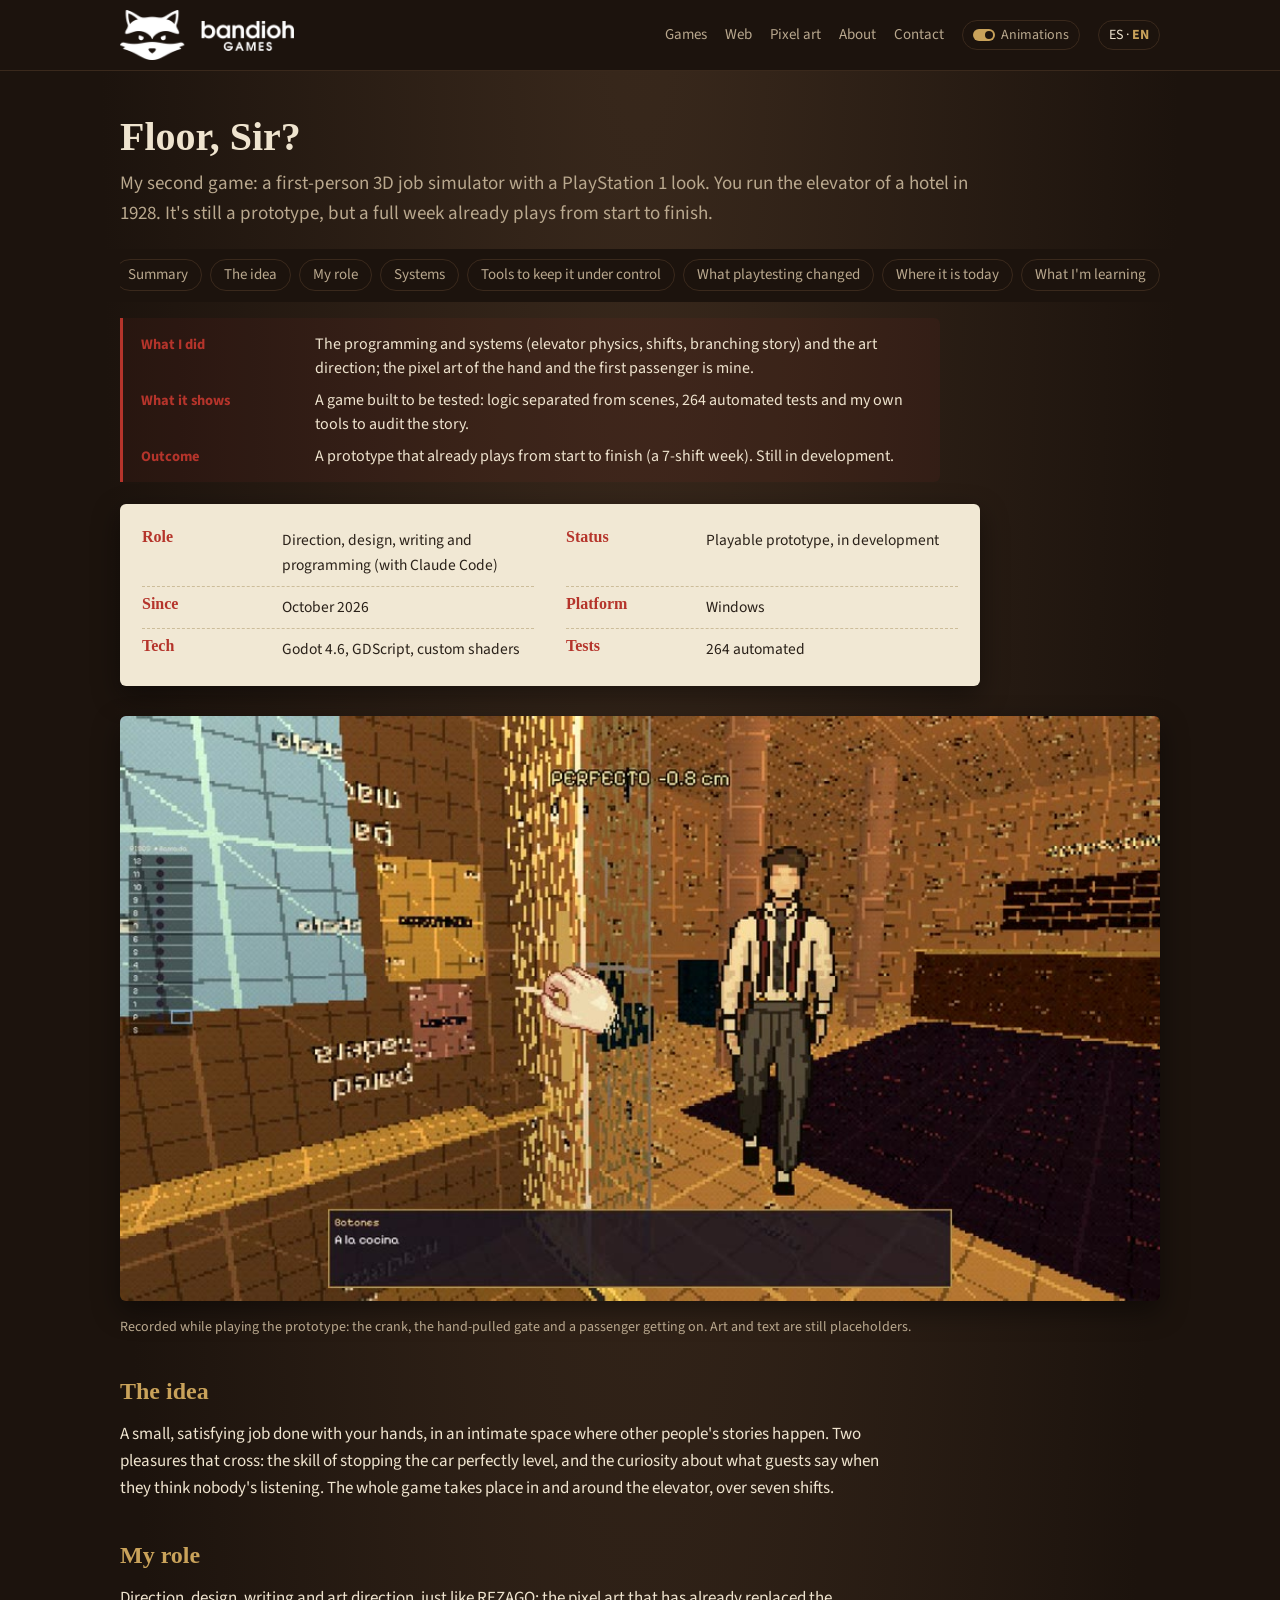
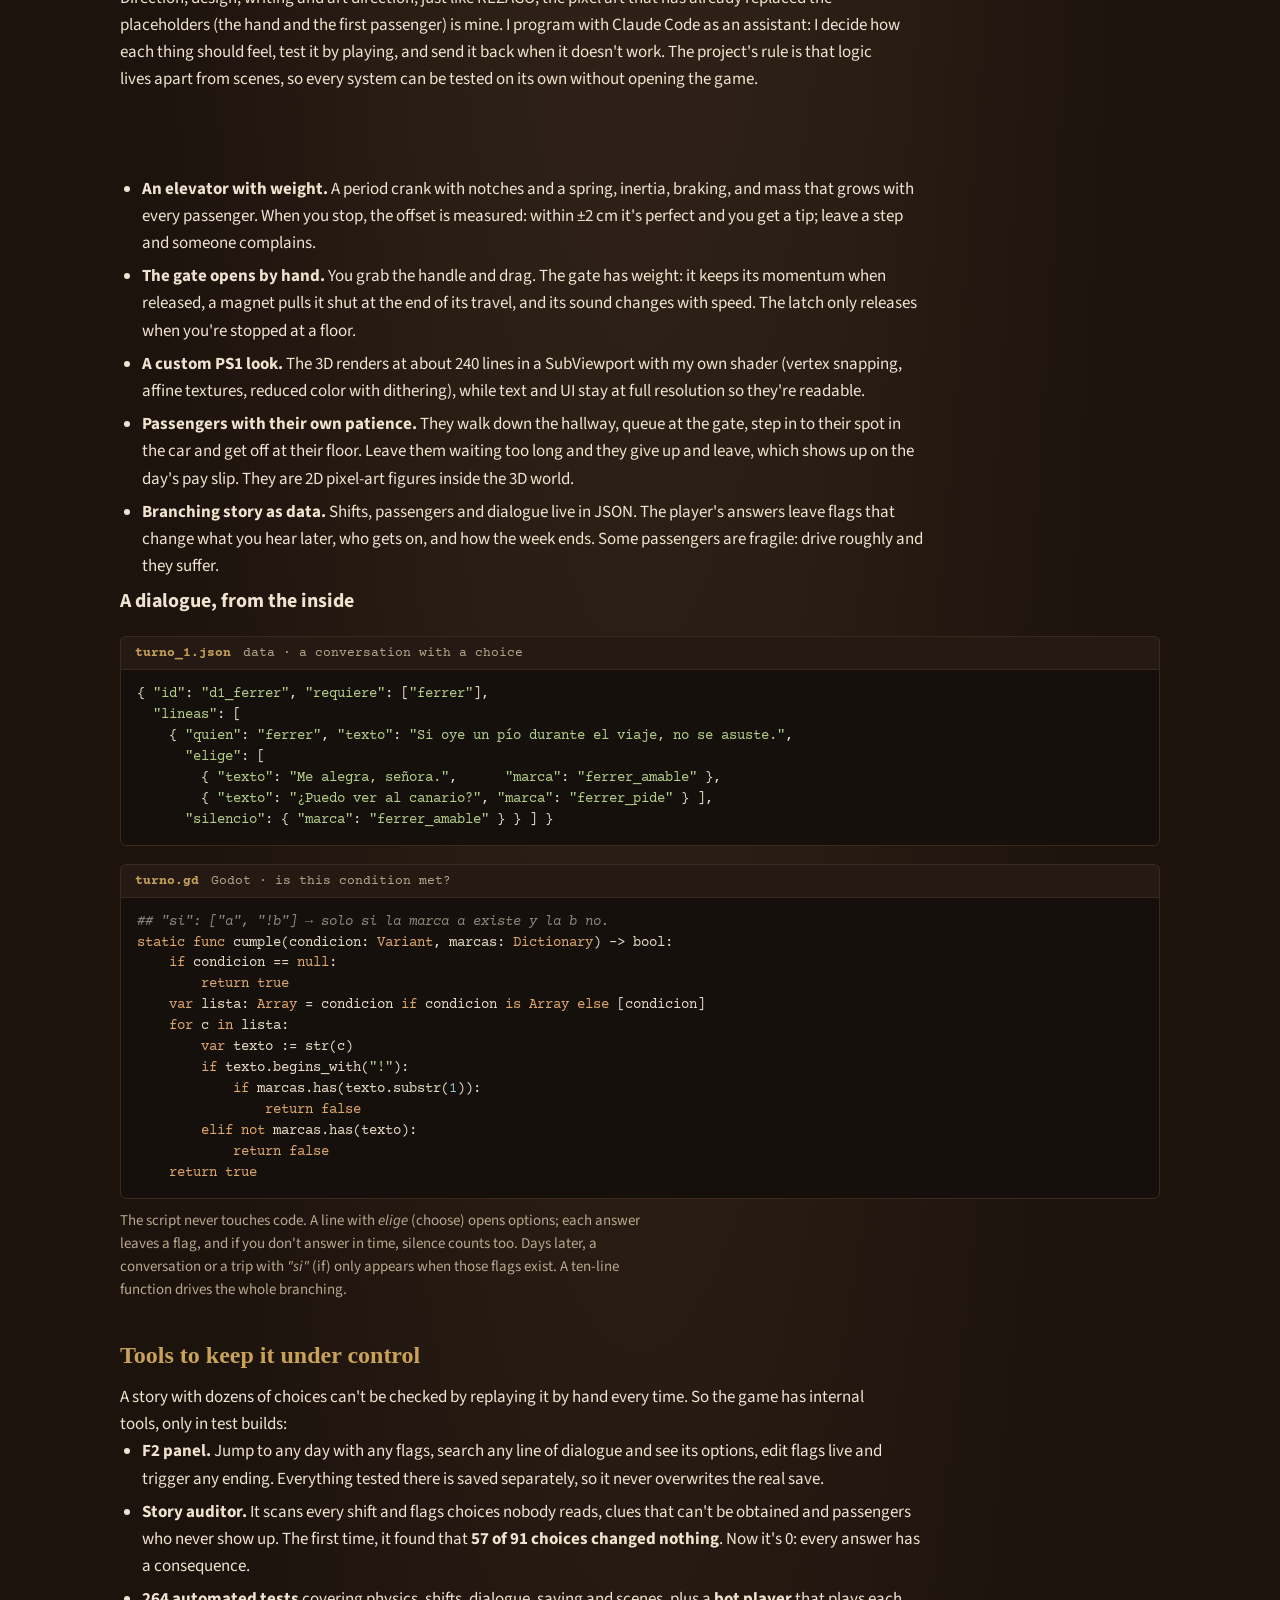
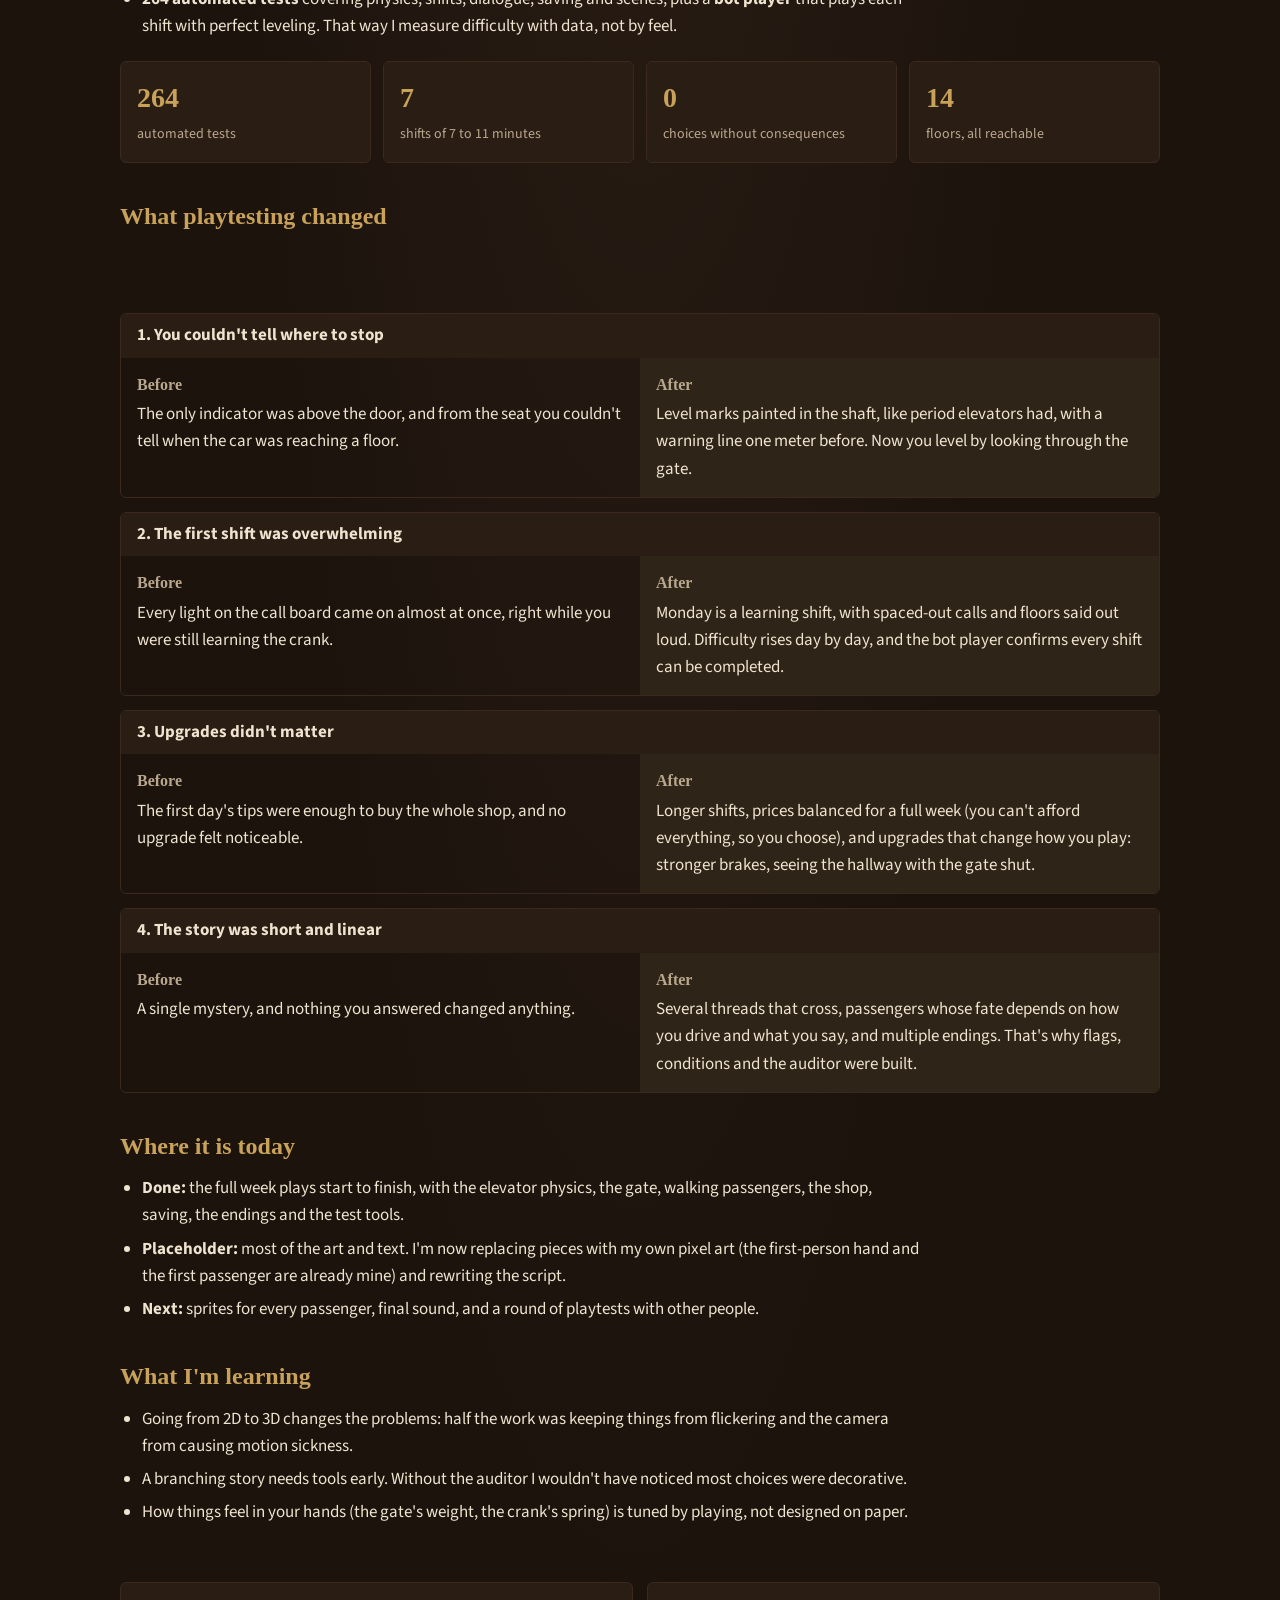
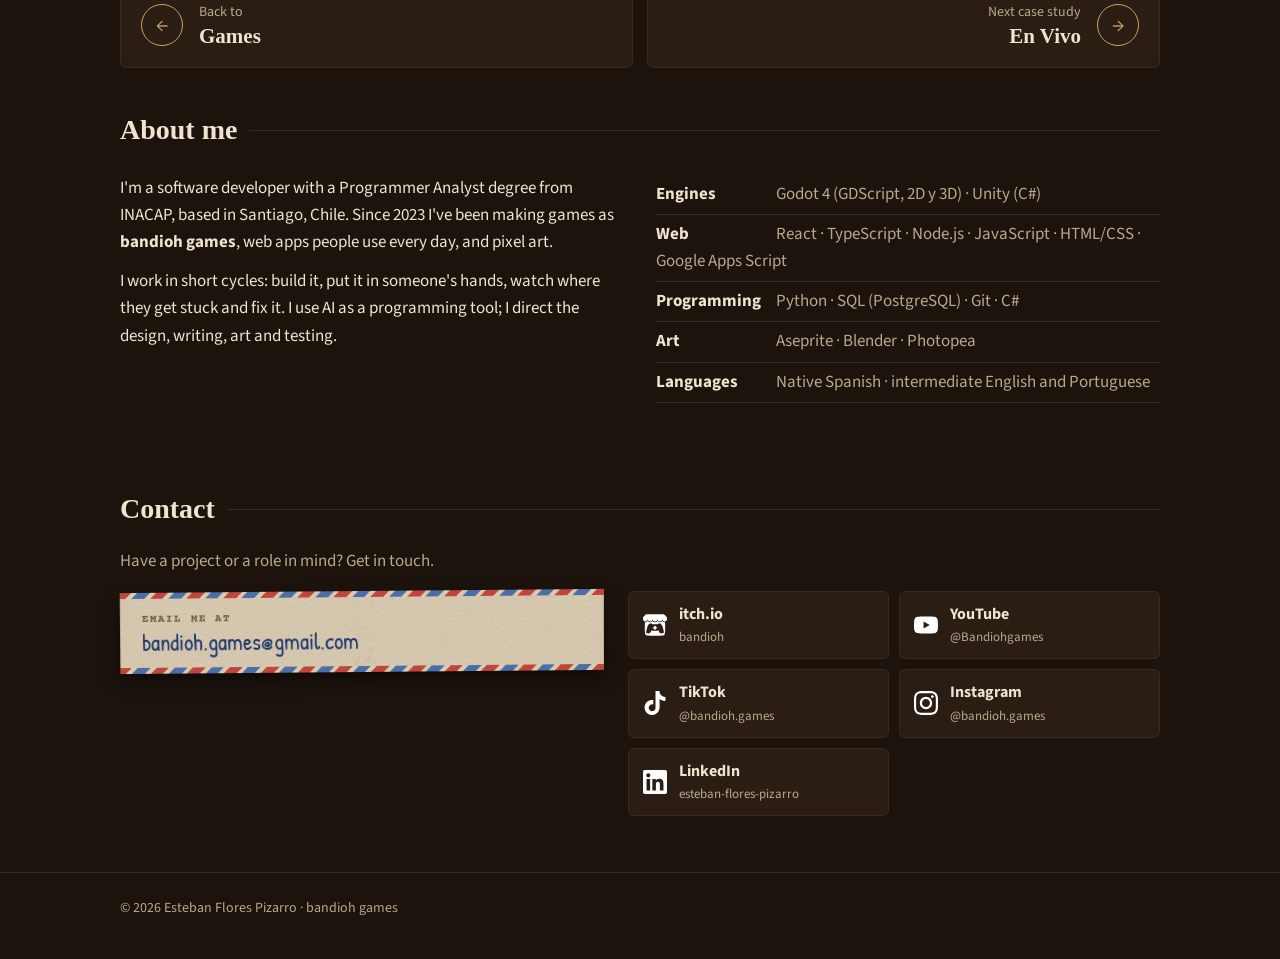
<file: floor.html>
<!doctype html>
<html lang="es" data-l="es" data-titulo-en="Floor, Sir? · how I'm making it">
<head>
<meta charset="utf-8">
<meta name="viewport" content="width=device-width, initial-scale=1">
<link rel="canonical" href="https://bandiohgames.github.io/floor">
<title>Floor, Sir? · cómo lo voy haciendo</title>
<meta name="description" content="Floor, Sir?: prototipo en 3D de un ascensorista en un hotel de 1928. Sistemas, herramientas, pruebas y qué cambió con los playtests." data-en="Floor, Sir?: a 3D prototype about an elevator operator in a 1928 hotel. Systems, tools, testing and what playtesting changed.">
<meta property="og:image" content="https://bandiohgames.github.io/img/floor_cabina.jpg">
<link rel="icon" type="image/png" sizes="32x32" href="img/icono_32.png">
<link rel="apple-touch-icon" href="img/icono_180.png">
<link rel="preconnect" href="https://fonts.googleapis.com">
<link href="https://fonts.googleapis.com/css2?family=Courier+Prime:wght@400;700&family=Old+Standard+TT:ital,wght@0,400;0,700;1,400&family=Patrick+Hand&family=Source+Sans+3:wght@400;600;700&display=swap" rel="stylesheet">
<link rel="stylesheet" href="estilo.css?v=6171b0f0">
<script src="sitio.js?v=e04ee9ea"></script>
</head>
<body class="area-juegos">

<!--comun:cabecera-->
<header><div class="ancho">
  <a class="marca" href="./"><img class="logo" decoding="async" src="img/marca.png" alt="bandioh games · inicio" data-alt-en="bandioh games · home"></a>
  <nav>
    <a href="juegos" class="activo" aria-current="page"><span lang="es">Juegos</span><span lang="en">Games</span></a>
    <a href="web">Web</a>
    <a href="pixel">Pixel art</a>
    <a href="#sobre"><span lang="es">Sobre mí</span><span lang="en">About</span></a>
    <a href="#contacto"><span lang="es">Contacto</span><span lang="en">Contact</span></a>
  </nav>
  <button class="animaciones" aria-pressed="true" title="Animaciones: sí" data-title-en="Animations: on"><span class="icono-anim" aria-hidden="true"></span><span lang="es">Animaciones</span><span lang="en">Animations</span></button>
  <button class="idioma" aria-label="Cambiar idioma / Change language"><span lang="es"><b>ES</b> · EN</span><span lang="en">ES · <b>EN</b></span></button>
</div></header>
<!--/comun:cabecera-->

<main class="ancho caso" style="padding-top:44px">

<h1 class="mono" style="font-size:40px;line-height:1.1">Floor, Sir?</h1>
<p class="bajada" style="color:var(--texto-tenue);font-size:19px;margin:10px 0 20px">
  <span lang="es">Mi segundo juego: un simulador de oficio en 3D, en primera persona y con estética de PlayStation 1. Eres el ascensorista de un hotel en 1928. Todavía es un prototipo, pero ya se juega una semana completa de principio a fin.</span>
  <span lang="en">My second game: a first-person 3D job simulator with a PlayStation 1 look. You run the elevator of a hotel in 1928. It's still a prototype, but a full week already plays from start to finish.</span>
</p>

<dl class="resumen-caso" aria-label="Resumen" data-aria-label-en="Summary">
  <div><dt><span lang="es">Qué hice</span><span lang="en">What I did</span></dt><dd><span lang="es">La programación y los sistemas (física del ascensor, turnos, historia ramificada) y la dirección de arte; el pixel art de la mano y del primer pasajero es mío.</span><span lang="en">The programming and systems (elevator physics, shifts, branching story) and the art direction; the pixel art of the hand and the first passenger is mine.</span></dd></div>
  <div><dt><span lang="es">Qué demuestra</span><span lang="en">What it shows</span></dt><dd><span lang="es">Un juego construido para poder probarse: la lógica separada de las escenas, 264 pruebas automatizadas y herramientas propias para auditar la historia.</span><span lang="en">A game built to be tested: logic separated from scenes, 264 automated tests and my own tools to audit the story.</span></dd></div>
  <div><dt><span lang="es">Resultado</span><span lang="en">Outcome</span></dt><dd><span lang="es">Un prototipo que ya se juega de principio a fin (una semana de 7 turnos). Sigue en desarrollo.</span><span lang="en">A prototype that already plays from start to finish (a 7-shift week). Still in development.</span></dd></div>
</dl>
<dl class="ficha-tecnica">
  <div><dt><span lang="es">Rol</span><span lang="en">Role</span></dt><dd><span lang="es">Dirección, diseño, guion y programación (con Claude Code)</span><span lang="en">Direction, design, writing and programming (with Claude Code)</span></dd></div>
  <div><dt><span lang="es">Estado</span><span lang="en">Status</span></dt><dd><span lang="es">Prototipo jugable, en desarrollo</span><span lang="en">Playable prototype, in development</span></dd></div>
  <div><dt><span lang="es">Desde</span><span lang="en">Since</span></dt><dd><span lang="es">Octubre de 2026</span><span lang="en">October 2026</span></dd></div>
  <div><dt><span lang="es">Plataforma</span><span lang="en">Platform</span></dt><dd><span lang="es">Windows</span><span lang="en">Windows</span></dd></div>
  <div><dt><span lang="es">Tecnología</span><span lang="en">Tech</span></dt><dd><span lang="es">Godot 4.6, GDScript, shaders propios</span><span lang="en">Godot 4.6, GDScript, custom shaders</span></dd></div>
  <div><dt><span lang="es">Pruebas</span><span lang="en">Tests</span></dt><dd><span lang="es">264 automatizadas</span><span lang="en">264 automated</span></dd></div>
</dl>

<figure class="figura">
  <video src="img/floor_cabina.mp4" poster="img/floor_cabina.jpg" muted loop playsinline autoplay preload="metadata" style="width:100%;border-radius:var(--radio);box-shadow:var(--sombra)"></video>
  <figcaption lang="es">Grabado jugando el prototipo: la manivela, la reja a mano y un pasajero que sube. El arte y los textos todavía son provisorios.</figcaption>
  <figcaption lang="en">Recorded while playing the prototype: the crank, the hand-pulled gate and a passenger getting on. Art and text are still placeholders.</figcaption>
</figure>

<h2><span lang="es">La idea</span><span lang="en">The idea</span></h2>
<p lang="es">Un oficio pequeño y satisfactorio hecho con las manos, en un espacio íntimo donde pasan historias ajenas. Dos placeres que se cruzan: la habilidad de dejar la cabina justo a nivel y la curiosidad por lo que conversan los huéspedes cuando creen que nadie escucha. Todo el juego ocurre dentro del ascensor y en sus alrededores, a lo largo de siete turnos.</p>
<p lang="en">A small, satisfying job done with your hands, in an intimate space where other people's stories happen. Two pleasures that cross: the skill of stopping the car perfectly level, and the curiosity about what guests say when they think nobody's listening. The whole game takes place in and around the elevator, over seven shifts.</p>

<h2><span lang="es">Mi rol</span><span lang="en">My role</span></h2>
<p lang="es">Dirección, diseño, guion y dirección de arte, igual que en REZAGO; el pixel art que ya reemplazó a los placeholders (la mano y el primer pasajero) es mío. Programo con Claude Code como asistente: yo decido cómo debe sentirse cada cosa, la pruebo jugando y la mando a rehacer cuando no funciona. La regla del proyecto es que la lógica vive separada de las escenas, así que cada sistema se puede probar solo, sin abrir el juego.</p>
<p lang="en">Direction, design, writing and art direction, just like REZAGO; the pixel art that has already replaced the placeholders (the hand and the first passenger) is mine. I program with Claude Code as an assistant: I decide how each thing should feel, test it by playing, and send it back when it doesn't work. The project's rule is that logic lives apart from scenes, so every system can be tested on its own without opening the game.</p>

<h2><span lang="es">Sistemas</span><span lang="en">Systems</span></h2>
<ul lang="es">
  <li><b>Un ascensor con peso.</b> Manivela de época con muescas y resorte, inercia, frenado y masa que crece con cada pasajero. Al parar se mide el desnivel: a ±2 cm es perfecto y te dan propina; si dejas un escalón, alguien se queja.</li>
  <li><b>La reja se abre a mano.</b> Agarras el tirador y arrastras. La reja tiene peso: sigue con su inercia al soltarla, la jala un imán al final del recorrido y su sonido cambia con la velocidad. El pestillo solo suelta si estás parado frente a un piso.</li>
  <li><b>Look de PS1 hecho a medida.</b> El 3D se dibuja a unas 240 líneas en un SubViewport con un shader propio (vértices sobre una grilla, texturas afines, color reducido con tramado), mientras que los textos y la interfaz van a resolución completa para que se lean bien.</li>
  <li><b>Pasajeros con paciencia propia.</b> Llegan por el pasillo, hacen fila frente a la reja, cruzan hasta su lugar en la cabina y se bajan en su piso. Si los dejas esperando demasiado se cansan y se van, y eso se nota en la boleta del día. Son figuras 2D en pixel art dentro del mundo 3D.</li>
  <li><b>Historia ramificada en datos.</b> Turnos, pasajeros y diálogos están en JSON. Las respuestas del jugador dejan marcas que cambian lo que se oye después, quién sube y cómo termina la semana. Algunos pasajeros son frágiles: si manejas brusco, sufren.</li>
</ul>
<ul lang="en">
  <li><b>An elevator with weight.</b> A period crank with notches and a spring, inertia, braking, and mass that grows with every passenger. When you stop, the offset is measured: within ±2 cm it's perfect and you get a tip; leave a step and someone complains.</li>
  <li><b>The gate opens by hand.</b> You grab the handle and drag. The gate has weight: it keeps its momentum when released, a magnet pulls it shut at the end of its travel, and its sound changes with speed. The latch only releases when you're stopped at a floor.</li>
  <li><b>A custom PS1 look.</b> The 3D renders at about 240 lines in a SubViewport with my own shader (vertex snapping, affine textures, reduced color with dithering), while text and UI stay at full resolution so they're readable.</li>
  <li><b>Passengers with their own patience.</b> They walk down the hallway, queue at the gate, step in to their spot in the car and get off at their floor. Leave them waiting too long and they give up and leave, which shows up on the day's pay slip. They are 2D pixel-art figures inside the 3D world.</li>
  <li><b>Branching story as data.</b> Shifts, passengers and dialogue live in JSON. The player's answers leave flags that change what you hear later, who gets on, and how the week ends. Some passengers are fragile: drive roughly and they suffer.</li>
</ul>

<h3 class="subtitulo"><span lang="es">Un diálogo, por dentro</span><span lang="en">A dialogue, from the inside</span></h3>
<figure class="codigo">
  <div class="codigo-barra"><b>turno_1.json</b><span lang="es">datos · una conversación con una decisión</span><span lang="en">data · a conversation with a choice</span></div>
  <pre><code>{ <span class="s">"id"</span>: <span class="s">"d1_ferrer"</span>, <span class="s">"requiere"</span>: [<span class="s">"ferrer"</span>],
  <span class="s">"lineas"</span>: [
    { <span class="s">"quien"</span>: <span class="s">"ferrer"</span>, <span class="s">"texto"</span>: <span class="s">"Si oye un pío durante el viaje, no se asuste."</span>,
      <span class="s">"elige"</span>: [
        { <span class="s">"texto"</span>: <span class="s">"Me alegra, señora."</span>,      <span class="s">"marca"</span>: <span class="s">"ferrer_amable"</span> },
        { <span class="s">"texto"</span>: <span class="s">"¿Puedo ver al canario?"</span>, <span class="s">"marca"</span>: <span class="s">"ferrer_pide"</span> } ],
      <span class="s">"silencio"</span>: { <span class="s">"marca"</span>: <span class="s">"ferrer_amable"</span> } } ] }</code></pre>
</figure>
<figure class="codigo">
  <div class="codigo-barra"><b>turno.gd</b><span lang="es">Godot · ¿se cumple esta condición?</span><span lang="en">Godot · is this condition met?</span></div>
  <pre><code><span class="c">## "si": ["a", "!b"] → solo si la marca a existe y la b no.</span>
<span class="k">static func</span> cumple(condicion: <span class="k">Variant</span>, marcas: <span class="k">Dictionary</span>) -&gt; bool:
    <span class="k">if</span> condicion == <span class="k">null</span>:
        <span class="k">return true</span>
    <span class="k">var</span> lista: <span class="k">Array</span> = condicion <span class="k">if</span> condicion <span class="k">is</span> <span class="k">Array</span> <span class="k">else</span> [condicion]
    <span class="k">for</span> c <span class="k">in</span> lista:
        <span class="k">var</span> texto := str(c)
        <span class="k">if</span> texto.begins_with(<span class="s">"!"</span>):
            <span class="k">if</span> marcas.has(texto.substr(<span class="n">1</span>)):
                <span class="k">return false</span>
        <span class="k">elif not</span> marcas.has(texto):
            <span class="k">return false</span>
    <span class="k">return true</span></code></pre>
  <figcaption lang="es">El guion no toca el código. Una línea con <i>elige</i> abre opciones; cada respuesta deja una marca, y si no contestas a tiempo, el silencio también cuenta. Días después, una conversación o un viaje con <i>"si"</i> solo aparece si esas marcas existen. Con una función de diez líneas se arma toda la ramificación.</figcaption>
  <figcaption lang="en">The script never touches code. A line with <i>elige</i> (choose) opens options; each answer leaves a flag, and if you don't answer in time, silence counts too. Days later, a conversation or a trip with <i>"si"</i> (if) only appears when those flags exist. A ten-line function drives the whole branching.</figcaption>
</figure>

<h2><span lang="es">Herramientas para no perderme</span><span lang="en">Tools to keep it under control</span></h2>
<p lang="es">Una historia con decenas de decisiones es imposible de revisar jugando a mano cada vez. Por eso el juego trae herramientas internas, solo en las builds de prueba:</p>
<p lang="en">A story with dozens of choices can't be checked by replaying it by hand every time. So the game has internal tools, only in test builds:</p>
<ul lang="es">
  <li><b>Panel F2.</b> Saltar a cualquier día con las marcas que quiera, buscar cualquier diálogo y verlo con sus opciones, editar marcas en vivo y lanzar cualquier final. Lo que se prueba ahí se guarda aparte, así nunca pisa la partida real.</li>
  <li><b>Auditor de la historia.</b> Revisa todos los turnos y avisa de marcas que nadie lee, pistas imposibles de conseguir y pasajeros que nunca aparecen. La primera vez encontró que <b>57 de 91 decisiones no cambiaban nada</b>. Hoy están en 0: cada respuesta tiene una consecuencia.</li>
  <li><b>264 pruebas automatizadas</b> de la física, los turnos, los diálogos, el guardado y las escenas, más un <b>jugador automático</b> que juega cada turno nivelando perfecto. Así mido la dificultad con datos y no a ojo.</li>
</ul>
<ul lang="en">
  <li><b>F2 panel.</b> Jump to any day with any flags, search any line of dialogue and see its options, edit flags live and trigger any ending. Everything tested there is saved separately, so it never overwrites the real save.</li>
  <li><b>Story auditor.</b> It scans every shift and flags choices nobody reads, clues that can't be obtained and passengers who never show up. The first time, it found that <b>57 of 91 choices changed nothing</b>. Now it's 0: every answer has a consequence.</li>
  <li><b>264 automated tests</b> covering physics, shifts, dialogue, saving and scenes, plus a <b>bot player</b> that plays each shift with perfect leveling. That way I measure difficulty with data, not by feel.</li>
</ul>

<div class="cifras" style="margin:20px 0 0">
  <div class="cifra"><b>264</b><span lang="es">pruebas automatizadas</span><span lang="en">automated tests</span></div>
  <div class="cifra"><b>7</b><span lang="es">turnos de 7 a 11 minutos</span><span lang="en">shifts of 7 to 11 minutes</span></div>
  <div class="cifra"><b>0</b><span lang="es">decisiones sin consecuencia</span><span lang="en">choices without consequences</span></div>
  <div class="cifra"><b>14</b><span lang="es">pisos, todos recorribles</span><span lang="en">floors, all reachable</span></div>
</div>

<h2><span lang="es">Qué cambió con los playtests</span><span lang="en">What playtesting changed</span></h2>
<p lang="es">Como en REZAGO: juego, anoto dónde me trabo o me aburro, ordeno eso en problemas y decisiones, y recién después se toca el código.</p>
<p lang="en">Same as REZAGO: play, write down where I get stuck or bored, sort it into problems and decisions, and only then touch the code.</p>

<div class="antes-despues">
  <div class="titulo-cambio"><span lang="es">1. No se sabía dónde parar</span><span lang="en">1. You couldn't tell where to stop</span></div>
  <div><h4><span lang="es">Antes</span><span lang="en">Before</span></h4><span lang="es">El único indicador estaba sobre la puerta, y desde el asiento no se notaba si la cabina iba llegando a un piso.</span><span lang="en">The only indicator was above the door, and from the seat you couldn't tell when the car was reaching a floor.</span></div>
  <div><h4><span lang="es">Después</span><span lang="en">After</span></h4><span lang="es">Marcas de nivel pintadas en el hueco, como en los ascensores de la época, con una raya de aviso un metro antes. Ahora se nivela mirando por la reja.</span><span lang="en">Level marks painted in the shaft, like period elevators had, with a warning line one meter before. Now you level by looking through the gate.</span></div>
</div>
<div class="antes-despues">
  <div class="titulo-cambio"><span lang="es">2. El primer turno desesperaba</span><span lang="en">2. The first shift was overwhelming</span></div>
  <div><h4><span lang="es">Antes</span><span lang="en">Before</span></h4><span lang="es">Todas las luces del tablero se encendían casi a la vez, justo cuando todavía estabas aprendiendo a usar la manivela.</span><span lang="en">Every light on the call board came on almost at once, right while you were still learning the crank.</span></div>
  <div><h4><span lang="es">Después</span><span lang="en">After</span></h4><span lang="es">El lunes es un turno de aprendizaje, con llamadas espaciadas y pisos dichos en voz alta. La dificultad sube día a día, y el jugador automático confirma que cada turno se puede completar.</span><span lang="en">Monday is a learning shift, with spaced-out calls and floors said out loud. Difficulty rises day by day, and the bot player confirms every shift can be completed.</span></div>
</div>
<div class="antes-despues">
  <div class="titulo-cambio"><span lang="es">3. Las mejoras no pesaban</span><span lang="en">3. Upgrades didn't matter</span></div>
  <div><h4><span lang="es">Antes</span><span lang="en">Before</span></h4><span lang="es">Con las propinas del primer día alcanzaba para comprar toda la tienda, y ninguna mejora se notaba al jugar.</span><span lang="en">The first day's tips were enough to buy the whole shop, and no upgrade felt noticeable.</span></div>
  <div><h4><span lang="es">Después</span><span lang="en">After</span></h4><span lang="es">Turnos más largos, precios pensados para una semana completa (no alcanza para todo, hay que elegir) y mejoras que cambian cómo juegas: frenar más fuerte, ver el pasillo con la reja cerrada.</span><span lang="en">Longer shifts, prices balanced for a full week (you can't afford everything, so you choose), and upgrades that change how you play: stronger brakes, seeing the hallway with the gate shut.</span></div>
</div>
<div class="antes-despues">
  <div class="titulo-cambio"><span lang="es">4. La historia era corta y lineal</span><span lang="en">4. The story was short and linear</span></div>
  <div><h4><span lang="es">Antes</span><span lang="en">Before</span></h4><span lang="es">Un solo misterio, y lo que contestabas no cambiaba nada.</span><span lang="en">A single mystery, and nothing you answered changed anything.</span></div>
  <div><h4><span lang="es">Después</span><span lang="en">After</span></h4><span lang="es">Varios hilos que se cruzan, pasajeros cuyo destino depende de cómo manejas y de lo que respondes, y varios finales. Para eso nacieron las marcas, las condiciones y el auditor.</span><span lang="en">Several threads that cross, passengers whose fate depends on how you drive and what you say, and multiple endings. That's why flags, conditions and the auditor were built.</span></div>
</div>

<h2><span lang="es">Dónde está hoy</span><span lang="en">Where it is today</span></h2>
<ul lang="es">
  <li><b>Hecho:</b> la semana completa se juega de principio a fin, con la física del ascensor, la reja, los pasajeros que caminan, la tienda, el guardado, los finales y las herramientas de prueba.</li>
  <li><b>Provisorio:</b> casi todo el arte y los textos. Ahora voy reemplazando las piezas con mi propio pixel art (la mano en primera persona y el primer pasajero ya son míos) y reescribiendo el guion.</li>
  <li><b>Sigue:</b> sprites de todos los pasajeros, sonido final y una ronda de playtests con otras personas.</li>
</ul>
<ul lang="en">
  <li><b>Done:</b> the full week plays start to finish, with the elevator physics, the gate, walking passengers, the shop, saving, the endings and the test tools.</li>
  <li><b>Placeholder:</b> most of the art and text. I'm now replacing pieces with my own pixel art (the first-person hand and the first passenger are already mine) and rewriting the script.</li>
  <li><b>Next:</b> sprites for every passenger, final sound, and a round of playtests with other people.</li>
</ul>

<h2><span lang="es">Qué estoy aprendiendo</span><span lang="en">What I'm learning</span></h2>
<ul lang="es">
  <li>Pasar de 2D a 3D cambia los problemas: la mitad del trabajo fue que nada parpadeara y que la cámara no mareara.</li>
  <li>Una historia ramificada necesita herramientas desde temprano. Sin el auditor no habría notado que la mayoría de las decisiones eran decorativas.</li>
  <li>La sensación de las manos (el peso de la reja, el resorte de la manivela) se ajusta jugando, no se diseña en papel.</li>
</ul>
<ul lang="en">
  <li>Going from 2D to 3D changes the problems: half the work was keeping things from flickering and the camera from causing motion sickness.</li>
  <li>A branching story needs tools early. Without the auditor I wouldn't have noticed most choices were decorative.</li>
  <li>How things feel in your hands (the gate's weight, the crank's spring) is tuned by playing, not designed on paper.</li>
</ul>

<nav class="navegar-caso" aria-label="Más proyectos" data-aria-label-en="More projects">
  <a class="volver" href="juegos"><span class="flecha" aria-hidden="true">←</span><span><small lang="es">Volver a</small><small lang="en">Back to</small><b lang="es">Juegos</b><b lang="en">Games</b></span></a>
  <a class="siguiente" href="envivo"><span><small lang="es">Siguiente caso</small><small lang="en">Next case study</small><b>En Vivo</b></span><span class="flecha" aria-hidden="true">→</span></a>
</nav>
</main>
<div class="ancho">
<!--comun:sobre-->
<section id="sobre">
  <h2 class="titulo"><span lang="es">Sobre mí</span><span lang="en">About me</span></h2>
  <div class="sobre">
    <div>
      <p lang="es">Soy Analista Programador titulado de INACAP y vivo en Santiago de Chile. Hago videojuegos como <b>bandioh games</b>, aplicaciones web que la gente usa a diario y pixel art desde 2023.</p>
      <p lang="en">I'm a software developer with a Programmer Analyst degree from INACAP, based in Santiago, Chile. Since 2023 I've been making games as <b>bandioh games</b>, web apps people use every day, and pixel art.</p>
      <p lang="es">Trabajo en ciclos cortos: construir, ponerlo en manos de alguien, mirar dónde se traba y corregir. Uso IA como herramienta de programación; el diseño, la escritura, el arte y las pruebas los dirijo yo.</p>
      <p lang="en">I work in short cycles: build it, put it in someone's hands, watch where they get stuck and fix it. I use AI as a programming tool; I direct the design, writing, art and testing.</p>
    </div>
    <div class="habilidades">
      <div><b lang="es">Motores</b><b lang="en">Engines</b><span>Godot 4 (GDScript, 2D y 3D) · Unity (C#)</span></div>
      <div><b>Web</b><span>React · TypeScript · Node.js · JavaScript · HTML/CSS · Google Apps Script</span></div>
      <div><b lang="es">Programación</b><b lang="en">Programming</b><span>Python · SQL (PostgreSQL) · Git · C#</span></div>
      <div><b lang="es">Arte</b><b lang="en">Art</b><span>Aseprite · Blender · Photopea</span></div>
      <div><b lang="es">Idiomas</b><b lang="en">Languages</b><span lang="es">Español nativo · inglés y portugués intermedio</span><span lang="en">Native Spanish · intermediate English and Portuguese</span></div>
    </div>
  </div>
</section>
<!--/comun:sobre-->

<!--comun:contacto-->
<section id="contacto">
  <h2 class="titulo"><span lang="es">Contacto</span><span lang="en">Contact</span></h2>
  <p class="contacto-intro" lang="es">¿Tienes un proyecto o un puesto en mente? Escríbeme.</p>
  <p class="contacto-intro" lang="en">Have a project or a role in mind? Get in touch.</p>
  <div class="contacto">
    <div class="correos">
      <a class="sobre-correo aereo" href="mailto:bandioh.games@gmail.com"><small><span lang="es">Escríbeme a</span><span lang="en">Email me at</span></small><b>bandioh.games@gmail.com</b></a>
    </div>
    <div class="redes">
      <a class="red" href="https://bandioh.itch.io" target="_blank" rel="noopener"><svg viewBox="0 0 24 24" aria-hidden="true"><path fill="currentColor" d="M3.13 1.338C2.08 1.96.02 4.328 0 4.95v1.03c0 1.303 1.22 2.45 2.325 2.45 1.33 0 2.436-1.102 2.436-2.41 0 1.308 1.07 2.41 2.4 2.41 1.328 0 2.362-1.102 2.362-2.41 0 1.308 1.137 2.41 2.466 2.41h.024c1.33 0 2.466-1.102 2.466-2.41 0 1.308 1.034 2.41 2.363 2.41 1.33 0 2.4-1.102 2.4-2.41 0 1.308 1.106 2.41 2.435 2.41C22.78 8.43 24 7.282 24 5.98V4.95c-.02-.62-2.082-2.99-3.13-3.612-3.253-.114-5.508-.134-8.87-.133-3.362 0-7.945.053-8.87.133zm6.376 6.477a2.74 2.74 0 0 1-.468.602c-.5.49-1.19.795-1.947.795a2.786 2.786 0 0 1-1.95-.795c-.182-.178-.32-.37-.446-.59-.127.222-.303.412-.486.59a2.788 2.788 0 0 1-1.95.795c-.092 0-.187-.025-.264-.052-.107 1.113-.152 2.176-.168 2.95v.005l-.006 1.167c.02 2.334-.23 7.564 1.03 8.85 1.952.454 5.545.662 9.15.663 3.605 0 7.198-.21 9.15-.664 1.26-1.284 1.01-6.514 1.03-8.848l-.006-1.167v-.004c-.016-.775-.06-1.838-.168-2.95-.077.026-.172.052-.263.052a2.788 2.788 0 0 1-1.95-.795c-.184-.178-.36-.368-.486-.59-.127.22-.265.412-.447.59a2.786 2.786 0 0 1-1.95.794c-.76 0-1.446-.303-1.948-.793a2.74 2.74 0 0 1-.468-.602 2.738 2.738 0 0 1-.463.602 2.787 2.787 0 0 1-1.95.794h-.16a2.787 2.787 0 0 1-1.95-.793 2.738 2.738 0 0 1-.464-.602zm-2.004 2.59v.002c.795.002 1.5 0 2.373.953.687-.072 1.406-.108 2.125-.107.72 0 1.438.035 2.125.107.873-.953 1.578-.95 2.372-.953.376 0 1.876 0 2.92 2.934l1.123 4.028c.832 2.995-.266 3.068-1.636 3.07-2.03-.075-3.156-1.55-3.156-3.025-1.124.184-2.436.276-3.748.277-1.312 0-2.624-.093-3.748-.277 0 1.475-1.125 2.95-3.156 3.026-1.37-.004-2.468-.077-1.636-3.072l1.122-4.027c1.045-2.934 2.545-2.934 2.92-2.934zM12 12.714c-.002.002-2.14 1.964-2.523 2.662l1.4-.056v1.22c0 .056.56.033 1.123.007.562.026 1.124.05 1.124-.008v-1.22l1.4.055C14.138 14.677 12 12.713 12 12.713z"/></svg><span><b>itch.io</b><small>bandioh</small></span></a>
      <a class="red" href="https://www.youtube.com/@Bandiohgames" target="_blank" rel="noopener"><svg viewBox="0 0 24 24" aria-hidden="true"><path fill="currentColor" d="M23.498 6.186a3.016 3.016 0 0 0-2.122-2.136C19.505 3.545 12 3.545 12 3.545s-7.505 0-9.377.505A3.017 3.017 0 0 0 .502 6.186C0 8.07 0 12 0 12s0 3.93.502 5.814a3.016 3.016 0 0 0 2.122 2.136c1.871.505 9.376.505 9.376.505s7.505 0 9.377-.505a3.015 3.015 0 0 0 2.122-2.136C24 15.93 24 12 24 12s0-3.93-.502-5.814zM9.545 15.568V8.432L15.818 12l-6.273 3.568z"/></svg><span><b>YouTube</b><small>@Bandiohgames</small></span></a>
      <a class="red" href="https://www.tiktok.com/@bandioh.games" target="_blank" rel="noopener"><svg viewBox="0 0 24 24" aria-hidden="true"><path fill="currentColor" d="M12.525.02c1.31-.02 2.61-.01 3.91-.02.08 1.53.63 3.09 1.75 4.17 1.12 1.11 2.7 1.62 4.24 1.79v4.03c-1.44-.05-2.89-.35-4.2-.97-.57-.26-1.1-.59-1.62-.93-.01 2.92.01 5.84-.02 8.75-.08 1.4-.54 2.79-1.35 3.94-1.31 1.92-3.58 3.17-5.91 3.21-1.43.08-2.86-.31-4.08-1.03-2.02-1.19-3.44-3.37-3.65-5.71-.02-.5-.03-1-.01-1.49.18-1.9 1.12-3.72 2.58-4.96 1.66-1.44 3.98-2.13 6.15-1.72.02 1.48-.04 2.96-.04 4.44-.99-.32-2.15-.23-3.02.37-.63.41-1.11 1.04-1.36 1.75-.21.51-.15 1.07-.14 1.61.24 1.64 1.82 3.02 3.5 2.87 1.12-.01 2.19-.66 2.77-1.61.19-.33.4-.67.41-1.06.1-1.79.06-3.57.07-5.36.01-4.03-.01-8.05.02-12.07z"/></svg><span><b>TikTok</b><small>@bandioh.games</small></span></a>
      <a class="red" href="https://www.instagram.com/bandioh.games" target="_blank" rel="noopener"><svg viewBox="0 0 24 24" aria-hidden="true"><path fill="currentColor" d="M12 0C8.74 0 8.333.015 7.053.072 5.775.132 4.905.333 4.14.63c-.789.306-1.459.717-2.126 1.384S.935 3.35.63 4.14C.333 4.905.131 5.775.072 7.053.012 8.333 0 8.74 0 12s.015 3.667.072 4.947c.06 1.277.261 2.148.558 2.913.306.788.717 1.459 1.384 2.126.667.666 1.336 1.079 2.126 1.384.766.296 1.636.499 2.913.558C8.333 23.988 8.74 24 12 24s3.667-.015 4.947-.072c1.277-.06 2.148-.262 2.913-.558.788-.306 1.459-.718 2.126-1.384.666-.667 1.079-1.335 1.384-2.126.296-.765.499-1.636.558-2.913.06-1.28.072-1.687.072-4.947s-.015-3.667-.072-4.947c-.06-1.277-.262-2.149-.558-2.913-.306-.789-.718-1.459-1.384-2.126C21.319 1.347 20.651.935 19.86.63c-.765-.297-1.636-.499-2.913-.558C15.667.012 15.26 0 12 0zm0 2.16c3.203 0 3.585.016 4.85.071 1.17.055 1.805.249 2.227.415.562.217.96.477 1.382.896.419.42.679.819.896 1.381.164.422.36 1.057.413 2.227.057 1.266.07 1.646.07 4.85s-.015 3.585-.074 4.85c-.061 1.17-.256 1.805-.421 2.227-.224.562-.479.96-.899 1.382-.419.419-.824.679-1.38.896-.42.164-1.065.36-2.235.413-1.274.057-1.649.07-4.859.07-3.211 0-3.586-.015-4.859-.074-1.171-.061-1.816-.256-2.236-.421-.569-.224-.96-.479-1.379-.899-.421-.419-.69-.824-.9-1.38-.165-.42-.359-1.065-.42-2.235-.045-1.26-.061-1.649-.061-4.844 0-3.196.016-3.586.061-4.861.061-1.17.255-1.814.42-2.234.21-.57.479-.96.9-1.381.419-.419.81-.689 1.379-.898.42-.166 1.051-.361 2.221-.421 1.275-.045 1.65-.06 4.859-.06l.045.03zm0 3.678c-3.405 0-6.162 2.76-6.162 6.162 0 3.405 2.76 6.162 6.162 6.162 3.405 0 6.162-2.76 6.162-6.162 0-3.405-2.76-6.162-6.162-6.162zM12 16c-2.21 0-4-1.79-4-4s1.79-4 4-4 4 1.79 4 4-1.79 4-4 4zm7.846-10.405c0 .795-.646 1.44-1.44 1.44-.795 0-1.44-.646-1.44-1.44 0-.794.646-1.439 1.44-1.439.793-.001 1.44.645 1.44 1.439z"/></svg><span><b>Instagram</b><small>@bandioh.games</small></span></a>
      <a class="red" href="https://linkedin.com/in/esteban-flores-pizarro" target="_blank" rel="noopener"><svg viewBox="0 0 24 24" aria-hidden="true"><path fill="currentColor" d="M20.447 20.452h-3.554v-5.569c0-1.328-.027-3.037-1.852-3.037-1.853 0-2.136 1.445-2.136 2.939v5.667H9.351V9h3.414v1.561h.046c.477-.9 1.637-1.85 3.37-1.85 3.601 0 4.267 2.37 4.267 5.455v6.286zM5.337 7.433c-1.144 0-2.063-.926-2.063-2.065 0-1.138.92-2.063 2.063-2.063 1.14 0 2.064.925 2.064 2.063 0 1.139-.925 2.065-2.064 2.065zm1.782 13.019H3.555V9h3.564v11.452zM22.225 0H1.771C.792 0 0 .774 0 1.729v20.542C0 23.227.792 24 1.771 24h20.451C23.2 24 24 23.227 24 22.271V1.729C24 .774 23.2 0 22.222 0h.003z"/></svg><span><b>LinkedIn</b><small>esteban-flores-pizarro</small></span></a>
    </div>
  </div>
</section>
<!--/comun:contacto-->
</div>

<!--comun:pie-->
<footer><div class="ancho">© 2026 Esteban Flores Pizarro · bandioh games</div></footer>
<!--/comun:pie-->
<div id="visor"><img decoding="async" alt=""></div>
</body>
</html>
</file>
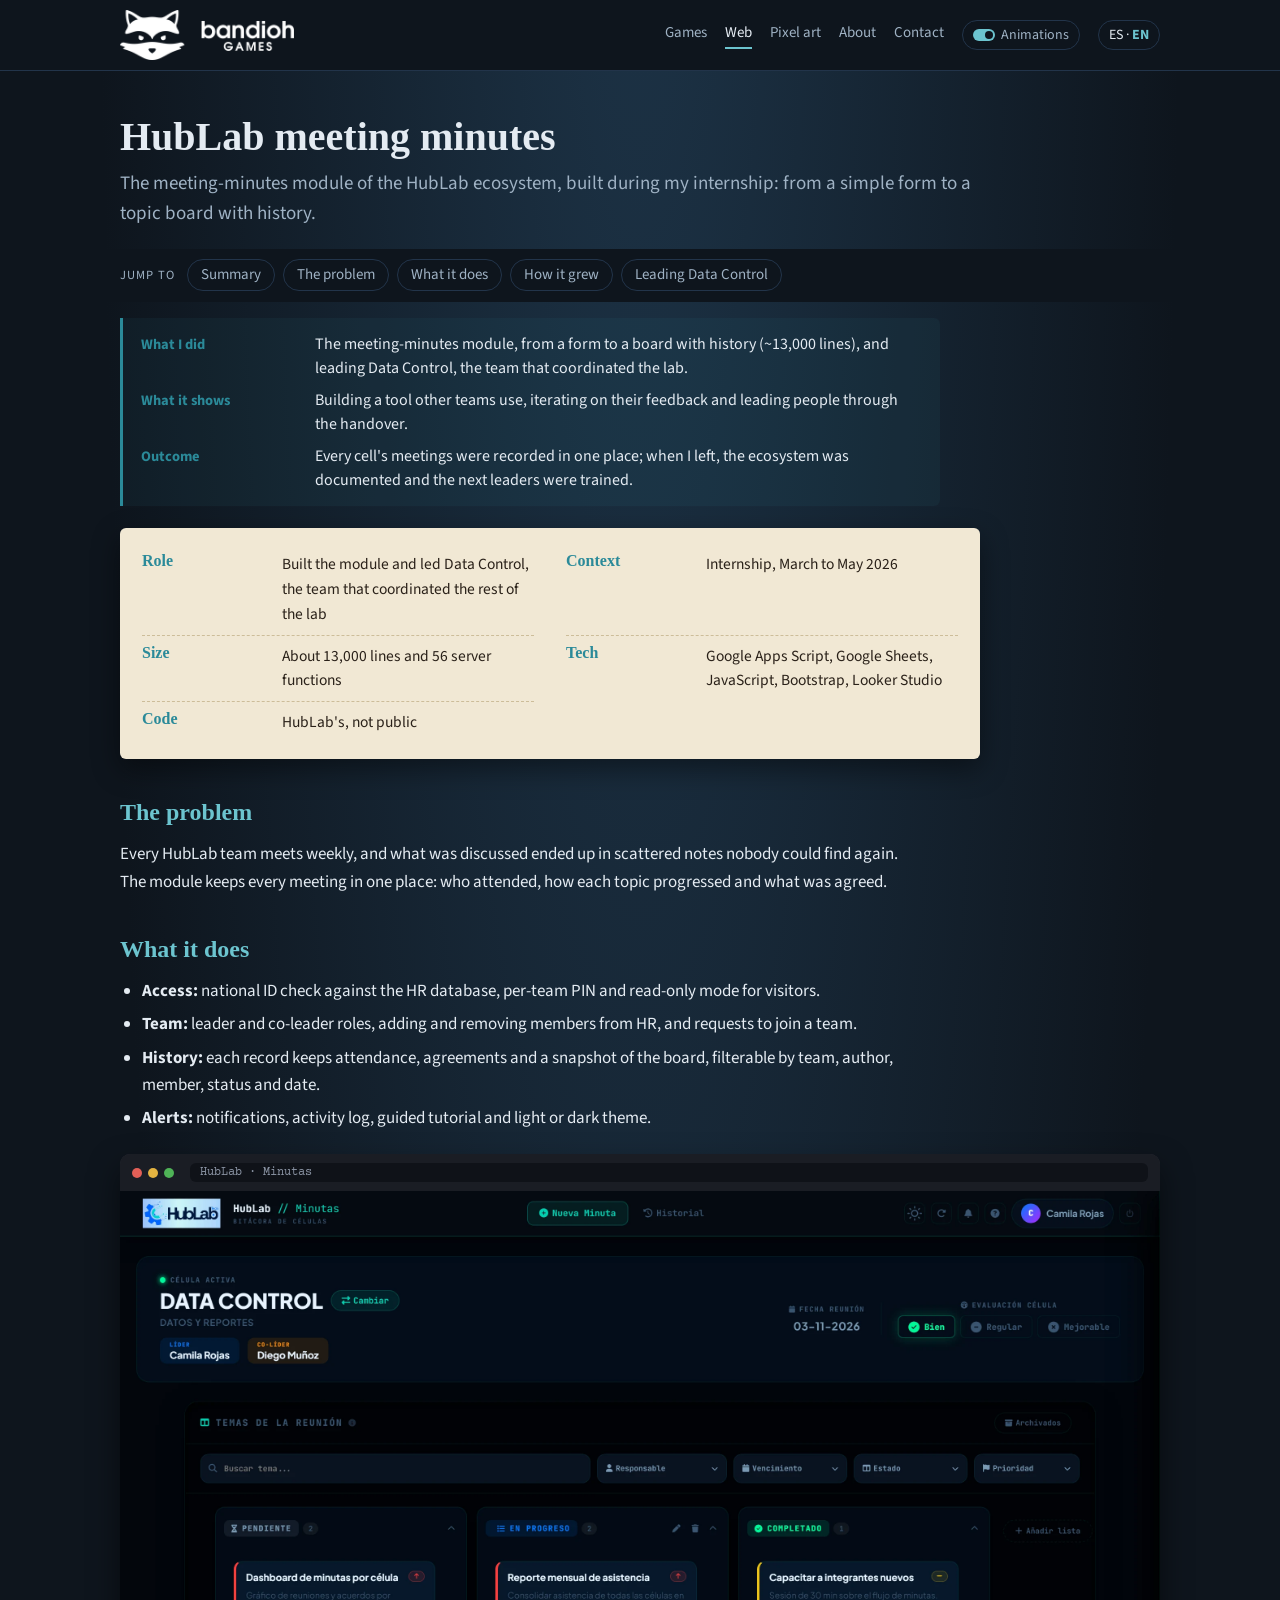
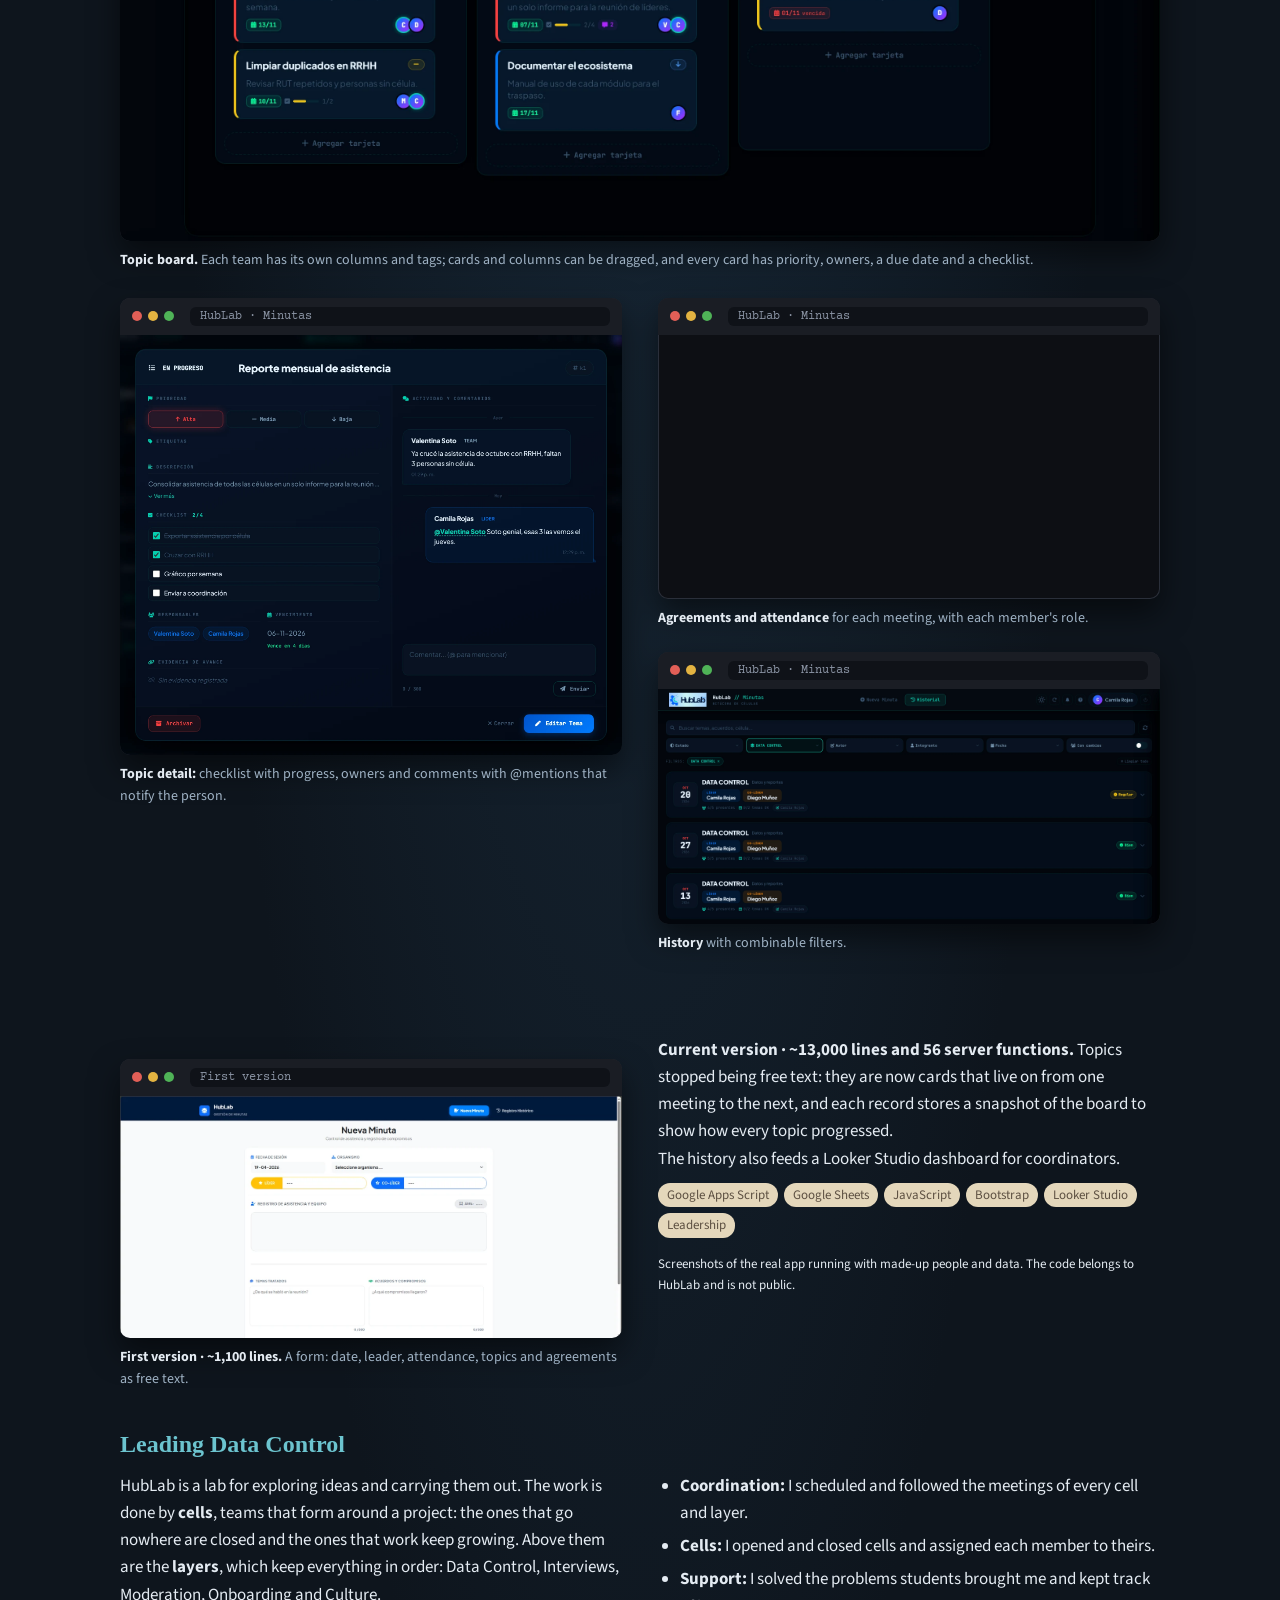
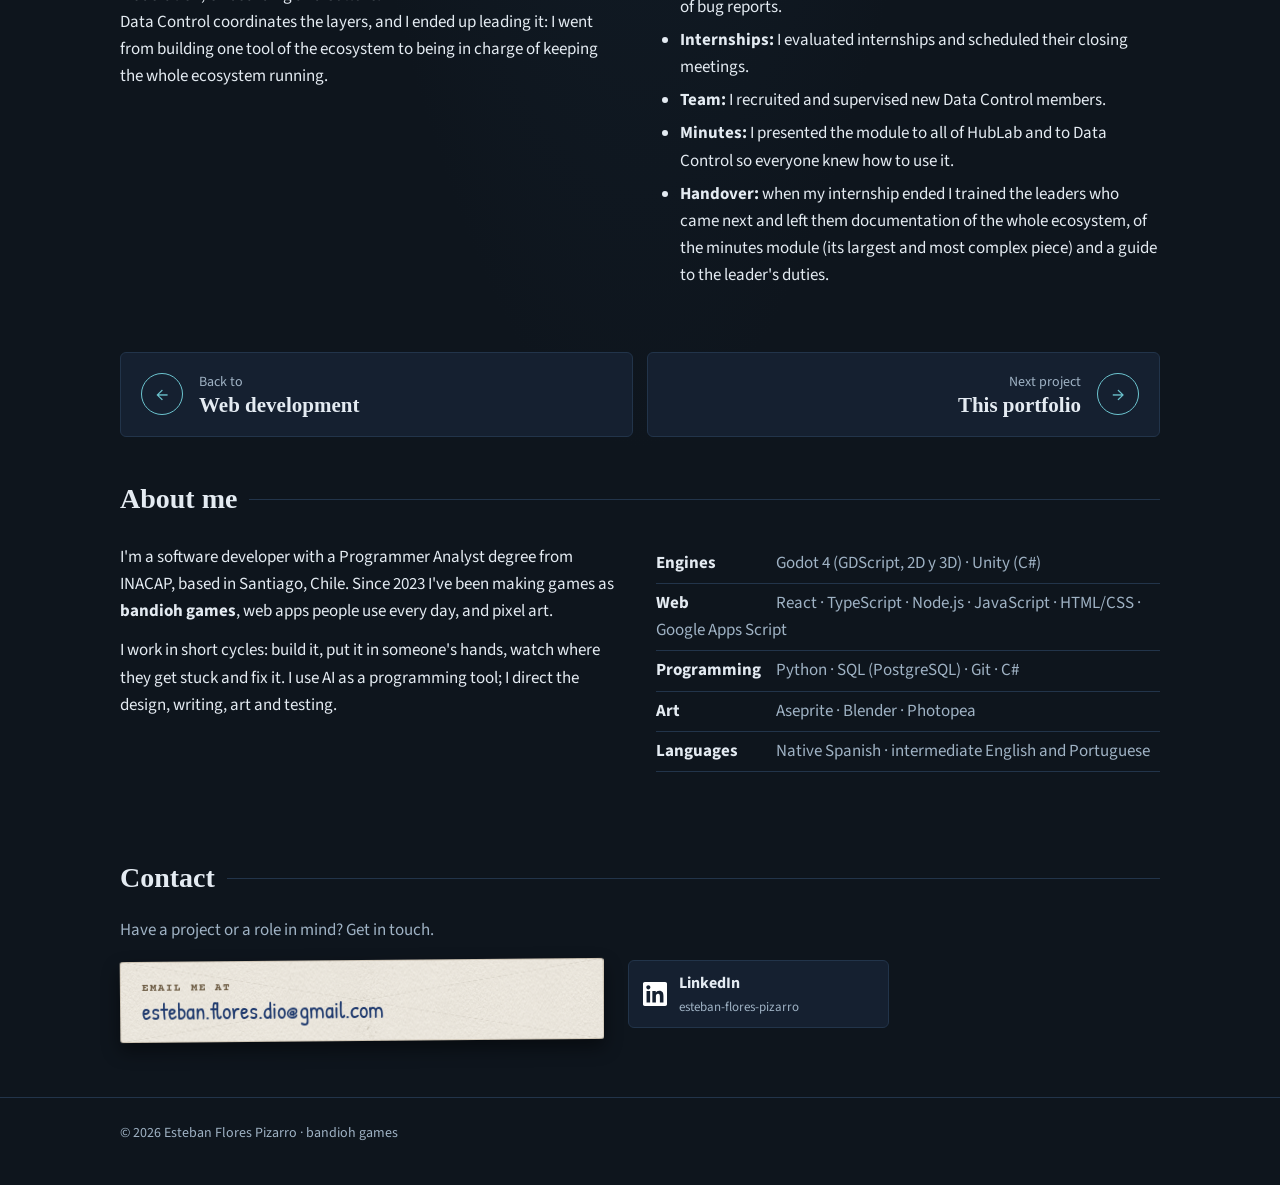
<file: hublab.html>
<!doctype html>
<html lang="es" data-l="es" data-titulo-en="HubLab meeting minutes · how I built it">
<head>
<meta charset="utf-8">
<meta name="viewport" content="width=device-width, initial-scale=1">
<link rel="canonical" href="https://bandiohgames.github.io/hublab">
<title>Minutas de HubLab · cómo lo hice</title>
<meta name="description" content="Caso de estudio del módulo de minutas de HubLab: práctica profesional con Google Apps Script, de un formulario a un tablero de temas." data-en="Case study of the HubLab meeting-minutes module: an internship project in Google Apps Script, from a form to a topic board.">
<meta property="og:image" content="https://bandiohgames.github.io/img/web/minuta_tablero.webp">
<link rel="icon" type="image/png" sizes="32x32" href="img/icono_32.png">
<link rel="apple-touch-icon" href="img/icono_180.png">
<link rel="preconnect" href="https://fonts.googleapis.com">
<link href="https://fonts.googleapis.com/css2?family=Courier+Prime:wght@400;700&family=Old+Standard+TT:ital,wght@0,400;0,700;1,400&family=Patrick+Hand&family=Source+Sans+3:wght@400;600;700&display=swap" rel="stylesheet">
<link rel="stylesheet" href="estilo.css?v=6171b0f0">
<link rel="stylesheet" href="secciones.css?v=7babe574">
<script src="sitio.js?v=e04ee9ea"></script>
</head>
<body class="area-web">

<!--comun:cabecera-->
<header><div class="ancho">
  <a class="marca" href="./"><img class="logo" decoding="async" src="img/marca.png" alt="bandioh games · inicio" data-alt-en="bandioh games · home"></a>
  <nav>
    <a href="juegos"><span lang="es">Juegos</span><span lang="en">Games</span></a>
    <a href="web" class="activo" aria-current="page">Web</a>
    <a href="pixel">Pixel art</a>
    <a href="#sobre"><span lang="es">Sobre mí</span><span lang="en">About</span></a>
    <a href="#contacto"><span lang="es">Contacto</span><span lang="en">Contact</span></a>
  </nav>
  <button class="animaciones" aria-pressed="true" title="Animaciones: sí" data-title-en="Animations: on"><span class="icono-anim" aria-hidden="true"></span><span lang="es">Animaciones</span><span lang="en">Animations</span></button>
  <button class="idioma" aria-label="Cambiar idioma / Change language"><span lang="es"><b>ES</b> · EN</span><span lang="en">ES · <b>EN</b></span></button>
</div></header>
<!--/comun:cabecera-->

<main class="ancho caso" style="padding-top:44px">

<h1 class="mono" style="font-size:40px;line-height:1.1"><span lang="es">Minutas de HubLab</span><span lang="en">HubLab meeting minutes</span></h1>
<p class="bajada" style="color:var(--texto-tenue);font-size:19px;margin:10px 0 20px">
  <span lang="es">El módulo de minutas de reuniones del ecosistema HubLab, hecho durante mi práctica profesional: de un formulario simple a un tablero de temas con historial.</span>
  <span lang="en">The meeting-minutes module of the HubLab ecosystem, built during my internship: from a simple form to a topic board with history.</span>
</p>
<dl class="resumen-caso" aria-label="Resumen" data-aria-label-en="Summary">
  <div><dt><span lang="es">Qué hice</span><span lang="en">What I did</span></dt><dd><span lang="es">El módulo de minutas, de un formulario a un tablero con historial (~13.000 líneas), y el liderazgo de Data Control, el equipo que coordinaba el laboratorio.</span><span lang="en">The meeting-minutes module, from a form to a board with history (~13,000 lines), and leading Data Control, the team that coordinated the lab.</span></dd></div>
  <div><dt><span lang="es">Qué demuestra</span><span lang="en">What it shows</span></dt><dd><span lang="es">Construir una herramienta que usan otros equipos, iterarla con su feedback y liderar personas hasta el traspaso.</span><span lang="en">Building a tool other teams use, iterating on their feedback and leading people through the handover.</span></dd></div>
  <div><dt><span lang="es">Resultado</span><span lang="en">Outcome</span></dt><dd><span lang="es">Las reuniones de cada célula quedaron registradas en un solo lugar; al irme dejé el ecosistema documentado y a los líderes siguientes capacitados.</span><span lang="en">Every cell's meetings were recorded in one place; when I left, the ecosystem was documented and the next leaders were trained.</span></dd></div>
</dl>
<dl class="ficha-tecnica">
  <div><dt><span lang="es">Rol</span><span lang="en">Role</span></dt><dd><span lang="es">Desarrollé el módulo y lideré Data Control, el equipo que coordinaba al resto del laboratorio</span><span lang="en">Built the module and led Data Control, the team that coordinated the rest of the lab</span></dd></div>
  <div><dt><span lang="es">Contexto</span><span lang="en">Context</span></dt><dd><span lang="es">Práctica profesional, de marzo a mayo de 2026</span><span lang="en">Internship, March to May 2026</span></dd></div>
  <div><dt><span lang="es">Tamaño</span><span lang="en">Size</span></dt><dd><span lang="es">Unas 13.000 líneas y 56 funciones de servidor</span><span lang="en">About 13,000 lines and 56 server functions</span></dd></div>
  <div><dt><span lang="es">Tecnología</span><span lang="en">Tech</span></dt><dd>Google Apps Script, Google Sheets, JavaScript, Bootstrap, Looker Studio</dd></div>
  <div><dt><span lang="es">Código</span><span lang="en">Code</span></dt><dd><span lang="es">De HubLab, no es público</span><span lang="en">HubLab's, not public</span></dd></div>
</dl>

<h2><span lang="es">El problema</span><span lang="en">The problem</span></h2>
<p lang="es">Cada célula de HubLab se reúne cada semana, y lo que se hablaba quedaba en notas sueltas que nadie volvía a encontrar. El módulo reúne cada reunión en un solo lugar: quién asistió, cómo avanzó cada tema y qué se acordó.</p>
<p lang="en">Every HubLab team meets weekly, and what was discussed ended up in scattered notes nobody could find again. The module keeps every meeting in one place: who attended, how each topic progressed and what was agreed.</p>

<h2><span lang="es">Qué hace</span><span lang="en">What it does</span></h2>
  <div class="texto">
      <ul lang="es">
        <li><b>Acceso:</b> identificación por RUT contra la base de RRHH, PIN por célula y modo lectura para visitas.</li>
        <li><b>Equipo:</b> roles de líder y colíder, altas y bajas desde RRHH y postulaciones a una célula.</li>
        <li><b>Historial:</b> cada minuta guarda asistencia, acuerdos y una foto del tablero, con filtros por célula, autor, integrante, estado y fecha.</li>
        <li><b>Avisos:</b> notificaciones, registro de actividad, tutorial guiado y tema claro u oscuro.</li>
      </ul>
      <ul lang="en">
        <li><b>Access:</b> national ID check against the HR database, per-team PIN and read-only mode for visitors.</li>
        <li><b>Team:</b> leader and co-leader roles, adding and removing members from HR, and requests to join a team.</li>
        <li><b>History:</b> each record keeps attendance, agreements and a snapshot of the board, filterable by team, author, member, status and date.</li>
        <li><b>Alerts:</b> notifications, activity log, guided tutorial and light or dark theme.</li>
      </ul>
    </div>

  <figure class="captura">
    <div class="navegador"><div class="barra"><i></i><i></i><i></i><span>HubLab · Minutas</span></div><img decoding="async" src="img/web/minuta_tablero.webp" alt="Tablero de temas de una célula, con columnas pendiente, en progreso y completado" data-alt-en="A team's topic board, with to-do, in-progress and done columns" width="1280" height="800" loading="lazy"></div>
    <figcaption lang="es"><b>Tablero de temas.</b> Columnas y etiquetas propias de cada célula; tarjetas y columnas se arrastran, y cada tarjeta tiene prioridad, responsables, fecha y checklist.</figcaption>
    <figcaption lang="en"><b>Topic board.</b> Each team has its own columns and tags; cards and columns can be dragged, and every card has priority, owners, a due date and a checklist.</figcaption>
  </figure>

  <div class="dos-col">
    <figure class="captura"><div class="navegador"><div class="barra"><i></i><i></i><i></i><span>HubLab · Minutas</span></div><img decoding="async" src="img/web/minuta_tarjeta.webp" alt="Detalle de una tarjeta con checklist y comentarios con menciones" data-alt-en="Card detail with a checklist and comments with mentions" width="980" height="820" loading="lazy"></div>
      <figcaption lang="es"><b>Detalle de un tema:</b> checklist con avance, responsables y comentarios con @menciones que avisan a la persona.</figcaption>
      <figcaption lang="en"><b>Topic detail:</b> checklist with progress, owners and comments with @mentions that notify the person.</figcaption></figure>
    <div>
      <figure class="captura"><div class="navegador"><div class="barra"><i></i><i></i><i></i><span>HubLab · Minutas</span></div><img decoding="async" width="2560" height="1350" src="img/web/minuta_asistencia.webp" alt="Acuerdos y asistencia del equipo" data-alt-en="The team's agreements and attendance" loading="lazy"></div>
        <figcaption lang="es"><b>Acuerdos y asistencia</b> de cada reunión, con el rol de cada integrante.</figcaption>
        <figcaption lang="en"><b>Agreements and attendance</b> for each meeting, with each member&#39;s role.</figcaption></figure>
      <figure class="captura"><div class="navegador"><div class="barra"><i></i><i></i><i></i><span>HubLab · Minutas</span></div><img decoding="async" src="img/web/minuta_historial.webp" alt="Historial de minutas con filtros" data-alt-en="Meeting history with filters" width="1280" height="600" loading="lazy"></div>
        <figcaption lang="es"><b>Historial</b> con filtros que se combinan.</figcaption>
        <figcaption lang="en"><b>History</b> with combinable filters.</figcaption></figure>
    </div>
  </div>

  <h2><span lang="es">Cómo creció</span><span lang="en">How it grew</span></h2>
  <div class="dos-col">
    <figure class="captura"><div class="navegador"><div class="barra"><i></i><i></i><i></i><span lang="es">Primera versión</span><span lang="en">First version</span></div><img decoding="async" src="img/web/minuta_v1.webp" alt="Primera versión de la minuta: un formulario" data-alt-en="First version of the minutes: a form" width="1280" height="617" loading="lazy"></div>
      <figcaption lang="es"><b>Primera versión · ~1.100 líneas.</b> Un formulario: fecha, líder, asistencia, temas y acuerdos en texto libre.</figcaption>
      <figcaption lang="en"><b>First version · ~1,100 lines.</b> A form: date, leader, attendance, topics and agreements as free text.</figcaption></figure>
    <div class="texto">
      <p lang="es"><b>Versión actual · ~13.000 líneas y 56 funciones de servidor.</b> Los temas dejaron de ser texto: ahora son tarjetas que siguen vivas de una reunión a la otra, y cada minuta guarda una foto del tablero para ver cómo avanzó cada tema.</p>
      <p lang="en"><b>Current version · ~13,000 lines and 56 server functions.</b> Topics stopped being free text: they are now cards that live on from one meeting to the next, and each record stores a snapshot of the board to show how every topic progressed.</p>
      <p lang="es">Además, el historial alimenta un panel en Looker Studio para la coordinación.</p>
      <p lang="en">The history also feeds a Looker Studio dashboard for coordinators.</p>
      <div class="etiquetas"><span>Google Apps Script</span><span>Google Sheets</span><span>JavaScript</span><span>Bootstrap</span><span>Looker Studio</span><span lang="es">Liderazgo</span><span lang="en">Leadership</span></div>
      <p class="nota" lang="es">Capturas de la app real corriendo con personas y datos inventados. El código pertenece a HubLab y no es público.</p>
      <p class="nota" lang="en">Screenshots of the real app running with made-up people and data. The code belongs to HubLab and is not public.</p>
    </div>
  </div>

  <h2><span lang="es">Liderando Data Control</span><span lang="en">Leading Data Control</span></h2>
  <div class="dos-col">
    <div class="texto">
      <p lang="es">HubLab es un laboratorio para explorar y llevar a cabo ideas. El trabajo lo hacen las <b>células</b>, equipos que se juntan alrededor de un proyecto: las que no llegan a nada se cierran y las que funcionan siguen creciendo. Por encima están las <b>capas</b>, que mantienen el orden: Data Control, Entrevistas, Moderación, Onboarding y Cultura.</p>
      <p lang="en">HubLab is a lab for exploring ideas and carrying them out. The work is done by <b>cells</b>, teams that form around a project: the ones that go nowhere are closed and the ones that work keep growing. Above them are the <b>layers</b>, which keep everything in order: Data Control, Interviews, Moderation, Onboarding and Culture.</p>
      <p lang="es">Data Control coordina a las capas, y a mí me tocó liderarla: pasé de construir una herramienta del ecosistema a hacerme cargo de que el ecosistema entero funcionara.</p>
      <p lang="en">Data Control coordinates the layers, and I ended up leading it: I went from building one tool of the ecosystem to being in charge of keeping the whole ecosystem running.</p>
    </div>
    <div class="texto">
      <ul lang="es">
        <li><b>Coordinación:</b> agendaba y seguía las reuniones de todas las células y capas.</li>
        <li><b>Células:</b> creaba y cerraba células, y asignaba a cada integrante a la suya.</li>
        <li><b>Soporte:</b> resolvía los problemas que me traían los estudiantes y seguía los reportes de errores.</li>
        <li><b>Prácticas:</b> evaluaba prácticas y agendaba las reuniones de cierre.</li>
        <li><b>Equipo:</b> reclutaba y supervisaba a los nuevos integrantes de Data Control.</li>
        <li><b>Minuta:</b> la presenté a todo HubLab y a Data Control para que todos supieran usarla.</li>
        <li><b>Traspaso:</b> al terminar mi práctica capacité a los líderes que siguieron y les dejé la documentación del ecosistema completo, la de la minuta (la pieza más grande y compleja) y una guía con las tareas del líder.</li>
      </ul>
      <ul lang="en">
        <li><b>Coordination:</b> I scheduled and followed the meetings of every cell and layer.</li>
        <li><b>Cells:</b> I opened and closed cells and assigned each member to theirs.</li>
        <li><b>Support:</b> I solved the problems students brought me and kept track of bug reports.</li>
        <li><b>Internships:</b> I evaluated internships and scheduled their closing meetings.</li>
        <li><b>Team:</b> I recruited and supervised new Data Control members.</li>
        <li><b>Minutes:</b> I presented the module to all of HubLab and to Data Control so everyone knew how to use it.</li>
        <li><b>Handover:</b> when my internship ended I trained the leaders who came next and left them documentation of the whole ecosystem, of the minutes module (its largest and most complex piece) and a guide to the leader's duties.</li>
      </ul>
    </div>
  </div>
<nav class="navegar-caso" aria-label="Más proyectos" data-aria-label-en="More projects">
  <a class="volver" href="web"><span class="flecha" aria-hidden="true">←</span><span><small lang="es">Volver a</small><small lang="en">Back to</small><b lang="es">Desarrollo web</b><b lang="en">Web development</b></span></a>
  <a class="siguiente" href="portafolio"><span><small lang="es">Siguiente proyecto</small><small lang="en">Next project</small><b lang="es">Este portafolio</b><b lang="en">This portfolio</b></span><span class="flecha" aria-hidden="true">→</span></a>
</nav>
</main>
<div class="ancho">
<!--comun:sobre-->
<section id="sobre">
  <h2 class="titulo"><span lang="es">Sobre mí</span><span lang="en">About me</span></h2>
  <div class="sobre">
    <div>
      <p lang="es">Soy Analista Programador titulado de INACAP y vivo en Santiago de Chile. Hago videojuegos como <b>bandioh games</b>, aplicaciones web que la gente usa a diario y pixel art desde 2023.</p>
      <p lang="en">I'm a software developer with a Programmer Analyst degree from INACAP, based in Santiago, Chile. Since 2023 I've been making games as <b>bandioh games</b>, web apps people use every day, and pixel art.</p>
      <p lang="es">Trabajo en ciclos cortos: construir, ponerlo en manos de alguien, mirar dónde se traba y corregir. Uso IA como herramienta de programación; el diseño, la escritura, el arte y las pruebas los dirijo yo.</p>
      <p lang="en">I work in short cycles: build it, put it in someone's hands, watch where they get stuck and fix it. I use AI as a programming tool; I direct the design, writing, art and testing.</p>
    </div>
    <div class="habilidades">
      <div><b lang="es">Motores</b><b lang="en">Engines</b><span>Godot 4 (GDScript, 2D y 3D) · Unity (C#)</span></div>
      <div><b>Web</b><span>React · TypeScript · Node.js · JavaScript · HTML/CSS · Google Apps Script</span></div>
      <div><b lang="es">Programación</b><b lang="en">Programming</b><span>Python · SQL (PostgreSQL) · Git · C#</span></div>
      <div><b lang="es">Arte</b><b lang="en">Art</b><span>Aseprite · Blender · Photopea</span></div>
      <div><b lang="es">Idiomas</b><b lang="en">Languages</b><span lang="es">Español nativo · inglés y portugués intermedio</span><span lang="en">Native Spanish · intermediate English and Portuguese</span></div>
    </div>
  </div>
</section>
<!--/comun:sobre-->

<!--comun:contacto-->
<section id="contacto">
  <h2 class="titulo"><span lang="es">Contacto</span><span lang="en">Contact</span></h2>
  <p class="contacto-intro" lang="es">¿Tienes un proyecto o un puesto en mente? Escríbeme.</p>
  <p class="contacto-intro" lang="en">Have a project or a role in mind? Get in touch.</p>
  <div class="contacto">
    <div class="correos">
      <a class="sobre-correo blanco" href="mailto:esteban.flores.dio@gmail.com"><small><span lang="es">Escríbeme a</span><span lang="en">Email me at</span></small><b>esteban.flores.dio@gmail.com</b></a>
    </div>
    <div class="redes">
      <a class="red" href="https://linkedin.com/in/esteban-flores-pizarro" target="_blank" rel="noopener"><svg viewBox="0 0 24 24" aria-hidden="true"><path fill="currentColor" d="M20.447 20.452h-3.554v-5.569c0-1.328-.027-3.037-1.852-3.037-1.853 0-2.136 1.445-2.136 2.939v5.667H9.351V9h3.414v1.561h.046c.477-.9 1.637-1.85 3.37-1.85 3.601 0 4.267 2.37 4.267 5.455v6.286zM5.337 7.433c-1.144 0-2.063-.926-2.063-2.065 0-1.138.92-2.063 2.063-2.063 1.14 0 2.064.925 2.064 2.063 0 1.139-.925 2.065-2.064 2.065zm1.782 13.019H3.555V9h3.564v11.452zM22.225 0H1.771C.792 0 0 .774 0 1.729v20.542C0 23.227.792 24 1.771 24h20.451C23.2 24 24 23.227 24 22.271V1.729C24 .774 23.2 0 22.222 0h.003z"/></svg><span><b>LinkedIn</b><small>esteban-flores-pizarro</small></span></a>
    </div>
  </div>
</section>
<!--/comun:contacto-->
</div>

<!--comun:pie-->
<footer><div class="ancho">© 2026 Esteban Flores Pizarro · bandioh games</div></footer>
<!--/comun:pie-->
<div id="visor"><img decoding="async" alt=""></div>
</body>
</html>
</file>
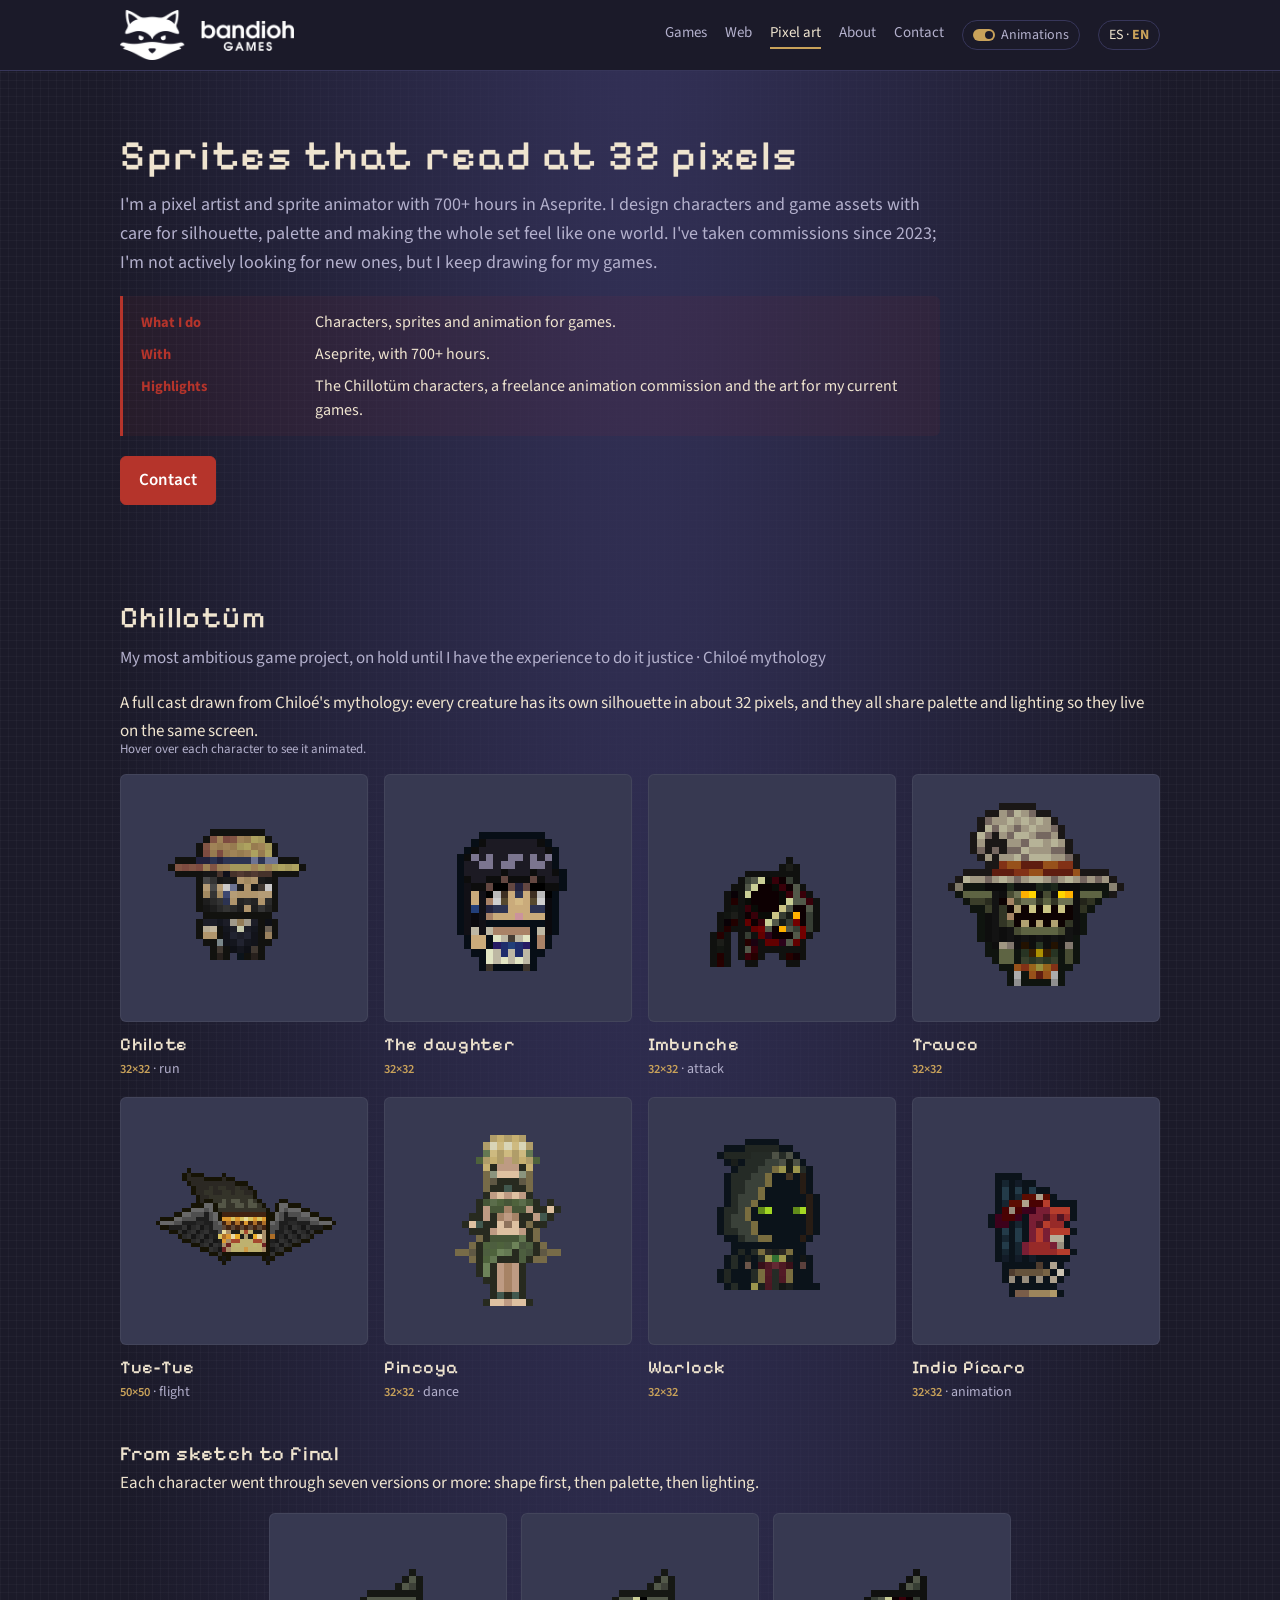
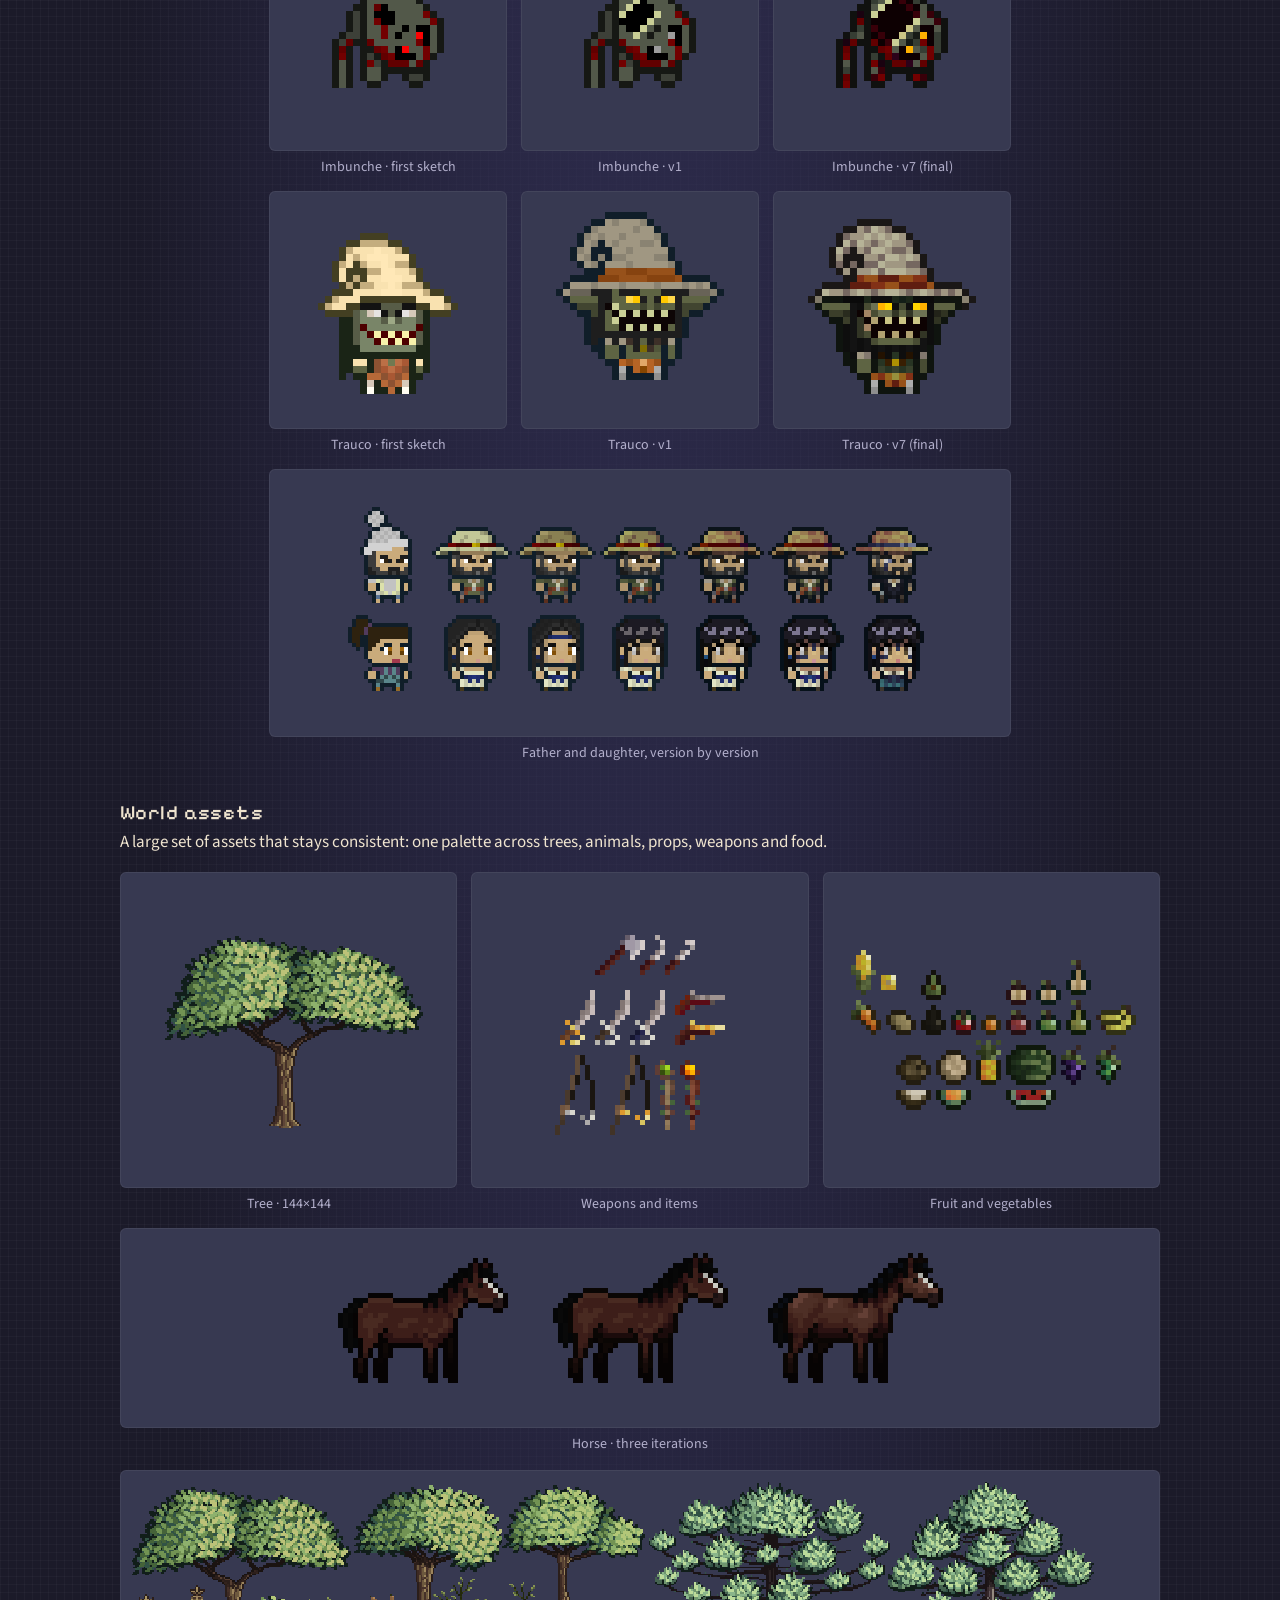
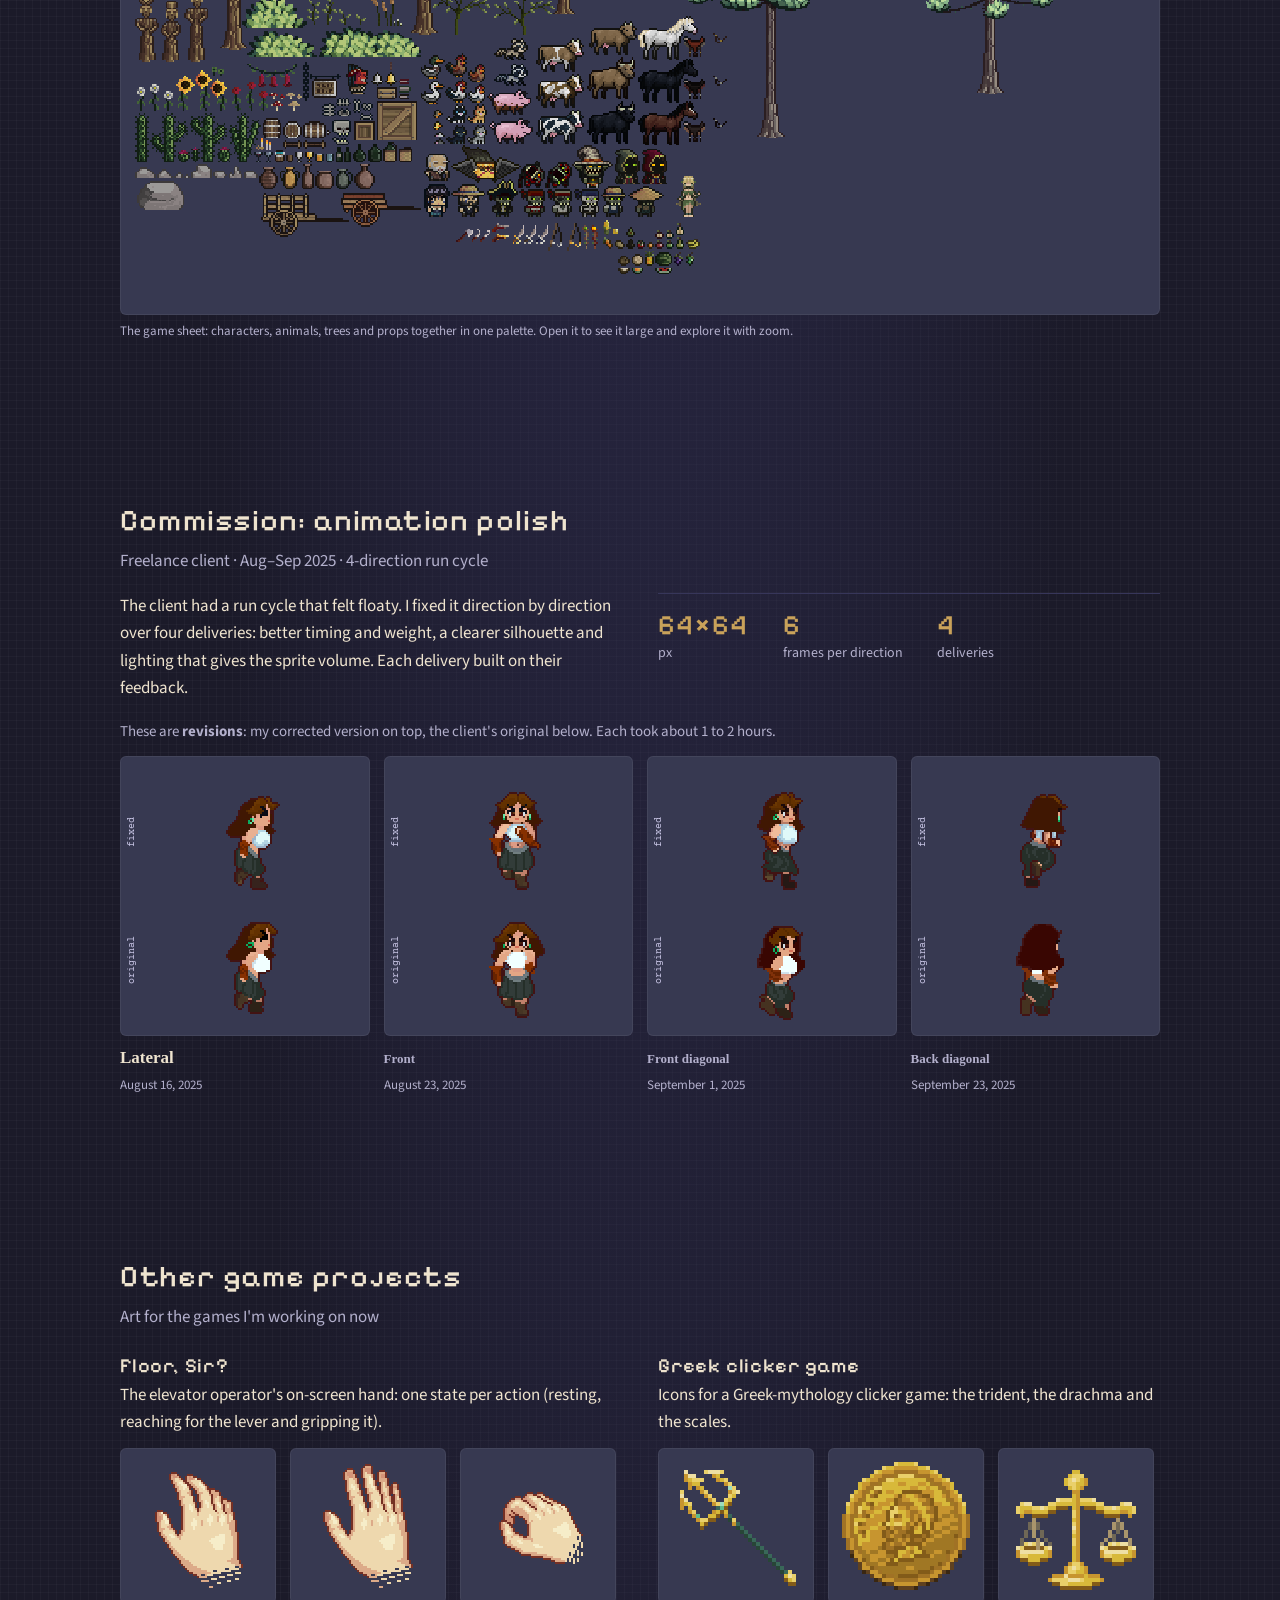
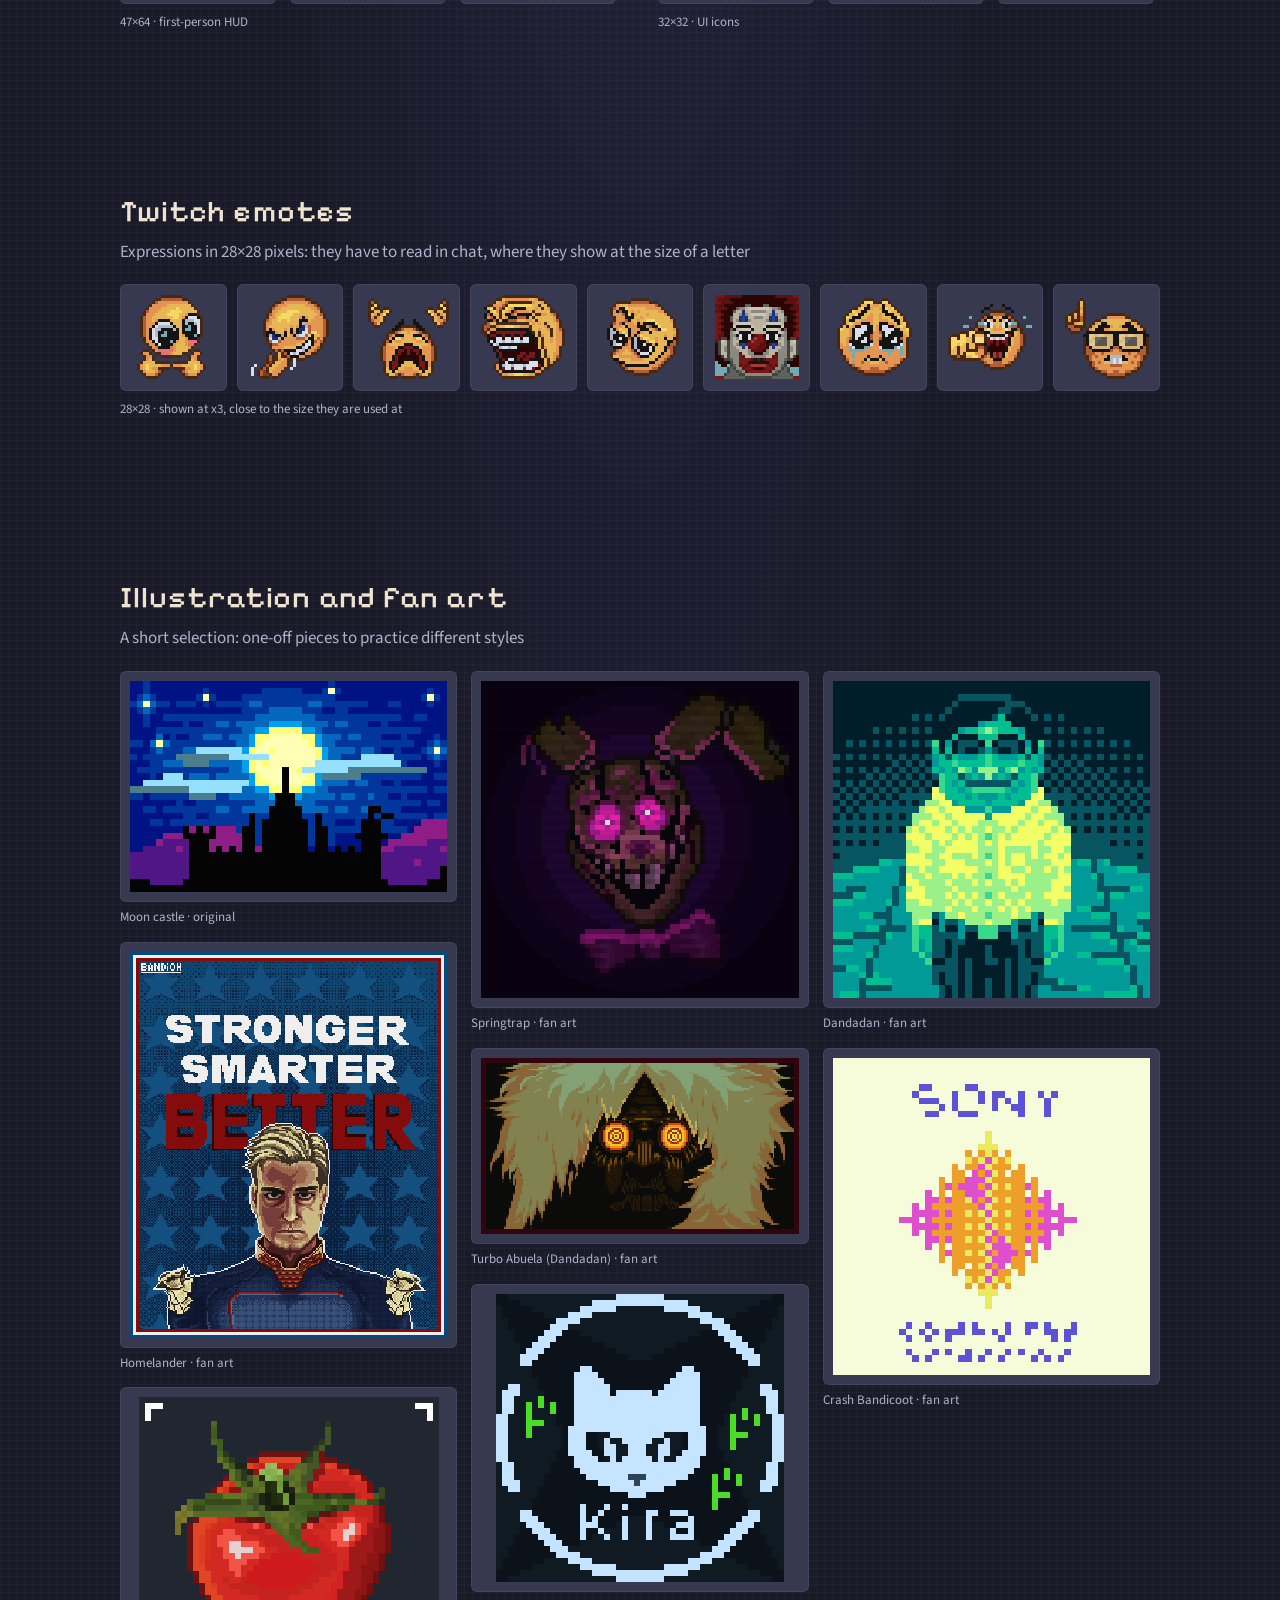
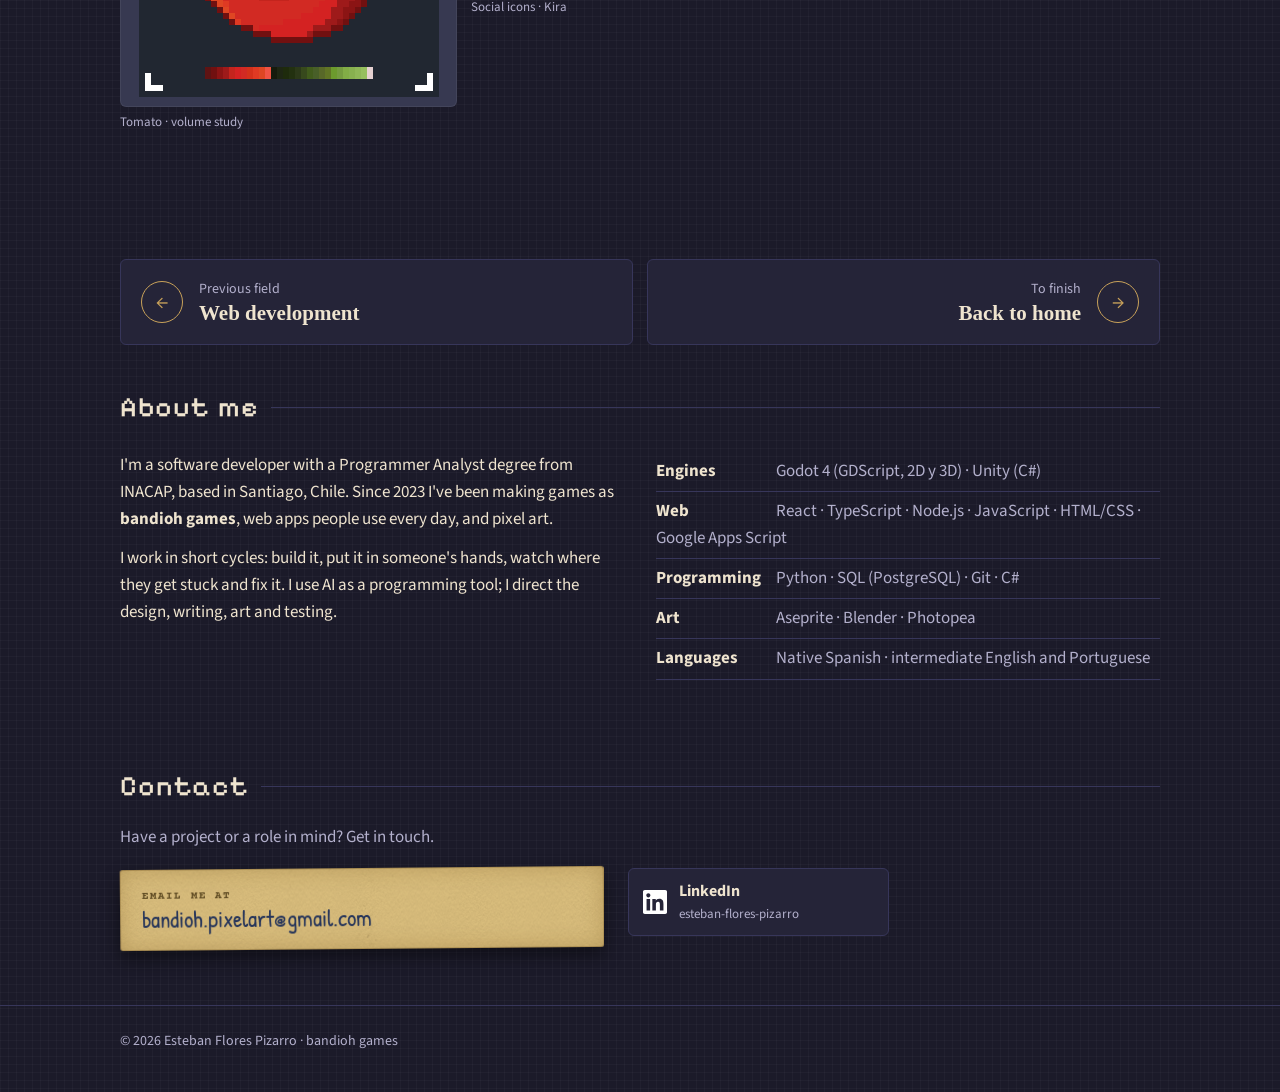
<file: pixel.html>
<!doctype html>
<html lang="es" data-l="es" data-titulo-en="Pixel art · bandioh">
<head>
<meta charset="utf-8">
<meta name="viewport" content="width=device-width, initial-scale=1">
<link rel="canonical" href="https://bandiohgames.github.io/pixel">
<title>Pixel art · bandioh</title>
<meta name="description" content="Pixel art y animación de sprites de Esteban «bandioh» Flores: Chillotüm, encargos freelance y assets para videojuegos." data-en="Pixel art and sprite animation by Esteban “bandioh” Flores: Chillotüm, freelance commissions and game assets.">
<meta property="og:image" content="https://bandiohgames.github.io/img/pixel/trauco.png">
<link rel="icon" type="image/png" sizes="32x32" href="img/icono_32.png">
<link rel="apple-touch-icon" href="img/icono_180.png">
<link rel="preconnect" href="https://fonts.googleapis.com">
<link href="https://fonts.googleapis.com/css2?family=Courier+Prime:wght@400;700&family=Old+Standard+TT:ital,wght@0,400;0,700;1,400&family=Patrick+Hand&family=Pixelify+Sans:wght@500;700&family=Source+Sans+3:wght@400;600;700&display=swap" rel="stylesheet">
<link rel="stylesheet" href="estilo.css?v=6171b0f0">
<link rel="stylesheet" href="secciones.css?v=7babe574">
<script src="sitio.js?v=e04ee9ea"></script>
</head>
<body class="pagina-pixel area-pixel">

<!--comun:cabecera-->
<header><div class="ancho">
  <a class="marca" href="./"><img class="logo" decoding="async" src="img/marca.png" alt="bandioh games · inicio" data-alt-en="bandioh games · home"></a>
  <nav>
    <a href="juegos"><span lang="es">Juegos</span><span lang="en">Games</span></a>
    <a href="web">Web</a>
    <a href="pixel" class="activo" aria-current="page">Pixel art</a>
    <a href="#sobre"><span lang="es">Sobre mí</span><span lang="en">About</span></a>
    <a href="#contacto"><span lang="es">Contacto</span><span lang="en">Contact</span></a>
  </nav>
  <button class="animaciones" aria-pressed="true" title="Animaciones: sí" data-title-en="Animations: on"><span class="icono-anim" aria-hidden="true"></span><span lang="es">Animaciones</span><span lang="en">Animations</span></button>
  <button class="idioma" aria-label="Cambiar idioma / Change language"><span lang="es"><b>ES</b> · EN</span><span lang="en">ES · <b>EN</b></span></button>
</div></header>
<!--/comun:cabecera-->

<main class="ancho">

<div class="cabeza-seccion">
  <h1><span lang="es">Sprites que se leen en 32 píxeles</span><span lang="en">Sprites that read at 32 pixels</span></h1>
  <p lang="es">Soy pixel artist y animador de sprites, con más de 700 horas en Aseprite. Diseño personajes y assets para videojuegos cuidando la silueta, la paleta y que todo el conjunto se vea del mismo mundo. Desde 2023 hago encargos; hoy no los busco de forma activa, pero sigo dibujando para mis juegos.</p>
  <p lang="en">I'm a pixel artist and sprite animator with 700+ hours in Aseprite. I design characters and game assets with care for silhouette, palette and making the whole set feel like one world. I've taken commissions since 2023; I'm not actively looking for new ones, but I keep drawing for my games.</p>
  <dl class="resumen-caso resumen-area" aria-label="Resumen" data-aria-label-en="Summary">
  <div><dt><span lang="es">Qué hago</span><span lang="en">What I do</span></dt><dd><span lang="es">Personajes, sprites y animación para videojuegos.</span><span lang="en">Characters, sprites and animation for games.</span></dd></div>
  <div><dt><span lang="es">Con qué</span><span lang="en">With</span></dt><dd><span lang="es">Aseprite, con más de 700 horas.</span><span lang="en">Aseprite, with 700+ hours.</span></dd></div>
  <div><dt><span lang="es">Lo destacado</span><span lang="en">Highlights</span></dt><dd><span lang="es">Los personajes de Chillotüm, un encargo freelance de animación y el arte de mis juegos actuales.</span><span lang="en">The Chillotüm characters, a freelance animation commission and the art for my current games.</span></dd></div>
</dl>
  <div class="botones"><a class="boton lleno" href="#contacto"><span lang="es">Contacto</span><span lang="en">Contact</span></a></div>
</div>

<!-- 1. Chillotüm: el proyecto de juego más grande, para más adelante -->
<section class="proyecto">
  <h2>Chillotüm</h2>
  <div class="sub"><span lang="es">Mi proyecto de juego más ambicioso, en pausa hasta tener la experiencia para hacerlo bien · mitología de Chiloé</span><span lang="en">My most ambitious game project, on hold until I have the experience to do it justice · Chiloé mythology</span></div>
  <p class="texto" lang="es">Un universo completo a partir de la mitología chilota: cada criatura tiene su silueta propia en unos 32 píxeles, y todas comparten paleta y luz para que convivan en la misma pantalla.</p>
  <p class="texto" lang="en">A full cast drawn from Chiloé's mythology: every creature has its own silhouette in about 32 pixels, and they all share palette and lighting so they live on the same screen.</p>
  <p class="pista-hover" lang="es">Pasa el mouse sobre cada personaje para verlo animado.</p>
  <p class="pista-hover" lang="en">Hover over each character to see it animated.</p>
  <div class="reparto">
    <div class="personaje con-anim" tabindex="0"><div class="lamina"><img decoding="async" class="px quieto" src="img/pixel/rep_chilote.png" width="288" height="288" alt="El Chilote" data-alt-en="The Chilote" loading="lazy"><img decoding="async" class="px anim" data-src="img/pixel/rep_chilote_anim.webp" src="img/pixel/rep_chilote_anim.webp" width="288" height="288" alt="" loading="lazy"></div><h3>Chilote</h3><p><span class="tam">32×32</span> · <span lang="es">carrera</span><span lang="en">run</span></p></div>
    <div class="personaje"><div class="lamina"><img decoding="async" class="px quieto" src="img/pixel/hija.png" width="300" height="300" alt="La hija" data-alt-en="The daughter" loading="lazy"></div><h3><span lang="es">La hija</span><span lang="en">The daughter</span></h3><p><span class="tam">32×32</span></p></div>
    <div class="personaje con-anim" tabindex="0"><div class="lamina"><img decoding="async" class="px quieto" src="img/pixel/rep_imbunche.png" width="288" height="288" alt="El Imbunche" data-alt-en="The Imbunche" loading="lazy"><img decoding="async" class="px anim" data-src="img/pixel/rep_imbunche_anim.webp" src="img/pixel/rep_imbunche_anim.webp" width="288" height="288" alt="" loading="lazy"></div><h3>Imbunche</h3><p><span class="tam">32×32</span> · <span lang="es">ataque</span><span lang="en">attack</span></p></div>
    <div class="personaje"><div class="lamina"><img decoding="async" class="px quieto" src="img/pixel/trauco.png" width="300" height="300" alt="El Trauco" data-alt-en="The Trauco" loading="lazy"></div><h3>Trauco</h3><p><span class="tam">32×32</span></p></div>
    <div class="personaje con-anim" tabindex="0"><div class="lamina"><img decoding="async" class="px quieto" src="img/pixel/rep_tuetue.png" width="300" height="300" alt="El Tue-Tue: cabeza con alas" data-alt-en="The Tue-Tue: a winged head" loading="lazy"><img decoding="async" class="px anim" data-src="img/pixel/rep_tuetue_anim.webp" src="img/pixel/rep_tuetue_anim.webp" width="300" height="300" alt="" loading="lazy"></div><h3>Tue-Tue</h3><p><span class="tam">50×50</span> · <span lang="es">vuelo</span><span lang="en">flight</span></p></div>
    <div class="personaje con-anim" tabindex="0"><div class="lamina"><img decoding="async" class="px quieto" src="img/pixel/rep_pincoya.png" width="279" height="270" alt="La Pincoya" data-alt-en="La Pincoya" loading="lazy"><img decoding="async" class="px anim" data-src="img/pixel/rep_pincoya_anim.webp" src="img/pixel/rep_pincoya_anim.webp" width="279" height="270" alt="" loading="lazy"></div><h3>Pincoya</h3><p><span class="tam">32×32</span> · <span lang="es">baile</span><span lang="en">dance</span></p></div>
    <div class="personaje"><div class="lamina"><img decoding="async" class="px quieto" src="img/pixel/brujo.png" width="288" height="288" alt="El brujo" data-alt-en="The warlock" loading="lazy"></div><h3><span lang="es">Brujo</span><span lang="en">Warlock</span></h3><p><span class="tam">32×32</span></p></div>
    <div class="personaje con-anim" tabindex="0"><div class="lamina"><img decoding="async" class="px quieto" src="img/pixel/rep_picaro.png" width="288" height="288" alt="El Indio Pícaro" data-alt-en="El Indio Pícaro" loading="lazy"><img decoding="async" class="px anim" data-src="img/pixel/rep_picaro_anim.webp" src="img/pixel/rep_picaro_anim.webp" width="288" height="288" alt="" loading="lazy"></div><h3>Indio Pícaro</h3><p><span class="tam">32×32</span> · <span lang="es">animación</span><span lang="en">animation</span></p></div>
  </div>

  <h3 class="mono" style="margin-top:34px;font-size:20px"><span lang="es">Del boceto a la versión final</span><span lang="en">From sketch to final</span></h3>
  <p class="texto" lang="es">Cada personaje pasó por siete versiones o más: primero la forma, después la paleta y al final la luz.</p>
  <p class="texto" lang="en">Each character went through seven versions or more: shape first, then palette, then lighting.</p>
  <div class="evolucion">
    <figure><div class="lamina"><img decoding="async" class="px" src="img/pixel/imbunche_boceto.png" width="300" height="300" alt="Primer boceto del Imbunche" data-alt-en="First sketch of the Imbunche" loading="lazy"></div><figcaption lang="es">Imbunche · primer boceto</figcaption><figcaption lang="en">Imbunche · first sketch</figcaption></figure>
    <figure><div class="lamina"><img decoding="async" class="px" src="img/pixel/imbunche_v1.png" width="300" height="300" alt="Imbunche versión 1" data-alt-en="Imbunche, version 1" loading="lazy"></div><figcaption lang="es">Imbunche · v1</figcaption><figcaption lang="en">Imbunche · v1</figcaption></figure>
    <figure><div class="lamina"><img decoding="async" class="px" src="img/pixel/imbunche.png" width="300" height="300" alt="Imbunche versión final" data-alt-en="Imbunche, final version" loading="lazy"></div><figcaption lang="es">Imbunche · v7 (final)</figcaption><figcaption lang="en">Imbunche · v7 (final)</figcaption></figure>
    <figure><div class="lamina"><img decoding="async" class="px" src="img/pixel/trauco_boceto.png" width="300" height="300" alt="Primer boceto del Trauco" data-alt-en="First sketch of the Trauco" loading="lazy"></div><figcaption lang="es">Trauco · primer boceto</figcaption><figcaption lang="en">Trauco · first sketch</figcaption></figure>
    <figure><div class="lamina"><img decoding="async" class="px" src="img/pixel/trauco_v1.png" width="300" height="300" alt="Trauco versión 1" data-alt-en="Trauco, version 1" loading="lazy"></div><figcaption lang="es">Trauco · v1</figcaption><figcaption lang="en">Trauco · v1</figcaption></figure>
    <figure><div class="lamina"><img decoding="async" class="px" src="img/pixel/trauco.png" width="300" height="300" alt="Trauco versión final" data-alt-en="Trauco, final version" loading="lazy"></div><figcaption lang="es">Trauco · v7 (final)</figcaption><figcaption lang="en">Trauco · v7 (final)</figcaption></figure>
    <figure class="fila-entera"><div class="lamina"><img decoding="async" class="px" src="img/pixel/evolucion.png" width="600" height="240" alt="Evolución del padre y la hija" data-alt-en="Father and daughter, version by version" loading="lazy"></div><figcaption lang="es">El padre y la hija, versión por versión</figcaption><figcaption lang="en">Father and daughter, version by version</figcaption></figure>
  </div>

  <h3 class="mono" style="margin-top:34px;font-size:20px"><span lang="es">Assets del mundo</span><span lang="en">World assets</span></h3>
  <p class="texto" lang="es">Mucho volumen sin perder la coherencia: la misma paleta en árboles, animales, objetos, armas y comida.</p>
  <p class="texto" lang="en">A large set of assets that stays consistent: one palette across trees, animals, props, weapons and food.</p>
  <div class="assets">
    <figure><div class="lamina"><img decoding="async" class="px" src="img/pixel/arbol.png" width="288" height="288" alt="Árbol" data-alt-en="Tree" loading="lazy"></div><figcaption lang="es">Árbol · 144×144</figcaption><figcaption lang="en">Tree · 144×144</figcaption></figure>
    <figure><div class="lamina"><img decoding="async" class="px" src="img/pixel/items.png" width="230" height="230" alt="Armas e ítems" data-alt-en="Weapons and items" loading="lazy"></div><figcaption lang="es">Armas e ítems</figcaption><figcaption lang="en">Weapons and items</figcaption></figure>
    <figure><div class="lamina"><img decoding="async" class="px" src="img/pixel/frutas.png" width="300" height="230" alt="Frutas y verduras" data-alt-en="Fruit and vegetables" loading="lazy"></div><figcaption lang="es">Frutas y verduras</figcaption><figcaption lang="en">Fruit and vegetables</figcaption></figure>
    <figure class="fila-entera"><div class="lamina"><img decoding="async" class="px" src="img/pixel/caballos.png" width="625" height="170" alt="Caballo en tres iteraciones" data-alt-en="Horse in three iterations" loading="lazy"></div><figcaption lang="es">Caballo · tres iteraciones</figcaption><figcaption lang="en">Horse · three iterations</figcaption></figure>
  </div>
  <figure class="mundo"><div class="lamina"><img decoding="async" class="px" src="img/pixel/mundo.png" width="1200" height="500" alt="Lámina del juego con personajes, animales, árboles y objetos de Chillotüm" data-alt-en="Game sheet with Chillotüm characters, animals, trees and props" loading="lazy"></div>
    <figcaption lang="es">La lámina del juego: personajes, animales, árboles y objetos juntos en la misma paleta. Ábrela para verla en grande y recorrerla con zoom.</figcaption>
    <figcaption lang="en">The game sheet: characters, animals, trees and props together in one palette. Open it to see it large and explore it with zoom.</figcaption></figure>
</section>

<!-- 2. Encargo freelance -->
<section class="proyecto">
  <h2><span lang="es">Encargo: corrección y pulido de animación</span><span lang="en">Commission: animation polish</span></h2>
  <div class="sub"><span lang="es">Cliente freelance · ago–sep 2025 · ciclo de carrera en 4 direcciones</span><span lang="en">Freelance client · Aug–Sep 2025 · 4-direction run cycle</span></div>
  <div class="dos-col texto">
    <p lang="es">El cliente tenía un ciclo de carrera que se sentía flotante. Lo corregí dirección por dirección en cuatro entregas: mejor timing y peso, silueta más clara y una luz que le da volumen al sprite. Cada entrega incorporó su feedback de la anterior.</p>
    <p lang="en">The client had a run cycle that felt floaty. I fixed it direction by direction over four deliveries: better timing and weight, a clearer silhouette and lighting that gives the sprite volume. Each delivery built on their feedback.</p>
    <div class="franja-datos" style="margin-top:0"><div><b>64×64</b><span>px</span></div><div><b>6</b><span lang="es">cuadros por dirección</span><span lang="en">frames per direction</span></div><div><b>4</b><span lang="es">entregas</span><span lang="en">deliveries</span></div></div>
  </div>
  <p lang="es" class="nota-rev">Son <b>revisiones</b>: arriba va mi versión corregida y abajo la original del cliente. Cada una tomó entre 1 y 2 horas.</p>
  <p lang="en" class="nota-rev">These are <b>revisions</b>: my corrected version on top, the client&#39;s original below. Each took about 1 to 2 hours.</p>
  <div class="revisiones">
    <figure><div class="lamina"><div class="rotulos"><span lang="es">corregido</span><span lang="en">fixed</span><span lang="es">original</span><span lang="en">original</span></div><img decoding="async" class="px" src="img/pixel/rev1.webp" width="128" height="256" alt="Carrera lateral: corregida arriba, original abajo" data-alt-en="Side run: corrected on top, original below" loading="lazy"></div><figcaption><b>Lateral</b><span lang="es">16 de agosto de 2025</span><span lang="en">August 16, 2025</span></figcaption></figure>
    <figure><div class="lamina"><div class="rotulos"><span lang="es">corregido</span><span lang="en">fixed</span><span lang="es">original</span><span lang="en">original</span></div><img decoding="async" class="px" src="img/pixel/rev2.webp" width="128" height="256" alt="Carrera frontal" data-alt-en="Front run" loading="lazy"></div><figcaption><b><span lang="es">Frontal</span><span lang="en">Front</span></b><span lang="es">23 de agosto de 2025</span><span lang="en">August 23, 2025</span></figcaption></figure>
    <figure><div class="lamina"><div class="rotulos"><span lang="es">corregido</span><span lang="en">fixed</span><span lang="es">original</span><span lang="en">original</span></div><img decoding="async" class="px" src="img/pixel/rev3.webp" width="128" height="256" alt="Carrera diagonal frontal" data-alt-en="Front diagonal run" loading="lazy"></div><figcaption><b><span lang="es">Diagonal frontal</span><span lang="en">Front diagonal</span></b><span lang="es">1 de septiembre de 2025</span><span lang="en">September 1, 2025</span></figcaption></figure>
    <figure><div class="lamina"><div class="rotulos"><span lang="es">corregido</span><span lang="en">fixed</span><span lang="es">original</span><span lang="en">original</span></div><img decoding="async" class="px" src="img/pixel/rev4.webp" width="128" height="256" alt="Carrera diagonal trasera" data-alt-en="Back diagonal run" loading="lazy"></div><figcaption><b><span lang="es">Diagonal trasera</span><span lang="en">Back diagonal</span></b><span lang="es">23 de septiembre de 2025</span><span lang="en">September 23, 2025</span></figcaption></figure>
  </div>
</section>

<!-- 3. Otros proyectos de juego -->
<section class="proyecto">
  <h2><span lang="es">Otros proyectos de juego</span><span lang="en">Other game projects</span></h2>
  <div class="sub"><span lang="es">Arte para los juegos que estoy haciendo ahora</span><span lang="en">Art for the games I'm working on now</span></div>
  <div class="otros-juegos">
    <div>
      <h3 class="mono">Floor, Sir?</h3>
      <p class="texto" lang="es">La mano del ascensorista en pantalla: un estado por cada acción (en reposo, alcanzando la palanca y agarrándola).</p>
      <p class="texto" lang="en">The elevator operator's on-screen hand: one state per action (resting, reaching for the lever and gripping it).</p>
      <div class="manos">
        <div class="lamina"><img decoding="async" class="px" width="94" height="128" src="img/pixel/mano_reposo.png" alt="Mano en reposo" data-alt-en="Resting hand" loading="lazy"></div>
        <div class="lamina"><img decoding="async" class="px" width="94" height="128" src="img/pixel/mano_extendida.png" alt="Mano extendida" data-alt-en="Reaching hand" loading="lazy"></div>
        <div class="lamina"><img decoding="async" class="px" width="94" height="128" src="img/pixel/mano_cerrada.png" alt="Mano cerrada" data-alt-en="Gripping hand" loading="lazy"></div>
      </div>
      <p class="nota">47×64 · <span lang="es">HUD en primera persona</span><span lang="en">first-person HUD</span></p>
    </div>
    <div>
      <h3 class="mono"><span lang="es">Juego de clics griego</span><span lang="en">Greek clicker game</span></h3>
      <p class="texto" lang="es">Íconos para un juego de clics de mitología griega: el tridente, la dracma y la balanza.</p>
      <p class="texto" lang="en">Icons for a Greek-mythology clicker game: the trident, the drachma and the scales.</p>
      <div class="manos">
        <div class="lamina"><img decoding="async" class="px" src="img/pixel/tridente.png" alt="Tridente" data-alt-en="Trident" loading="lazy" width="128" height="128"></div>
        <div class="lamina"><img decoding="async" class="px" src="img/pixel/dracma.png" alt="Dracma" data-alt-en="Drachma" loading="lazy" width="128" height="128"></div>
        <div class="lamina"><img decoding="async" class="px" src="img/pixel/balanza.png" alt="Balanza" data-alt-en="Scales" loading="lazy" width="128" height="128"></div>
      </div>
      <p class="nota">32×32 · <span lang="es">íconos de interfaz</span><span lang="en">UI icons</span></p>
    </div>
  </div>
</section>

<!-- 3b. Emotes de Twitch -->
<section class="proyecto">
  <h2><span lang="es">Emotes para Twitch</span><span lang="en">Twitch emotes</span></h2>
  <div class="sub"><span lang="es">Expresiones en 28×28 píxeles: tienen que leerse en el chat, donde se ven del tamaño de una letra</span><span lang="en">Expressions in 28×28 pixels: they have to read in chat, where they show at the size of a letter</span></div>
  <div class="emotes">
    <figure><div class="lamina"><img decoding="async" class="px" src="img/pixel/emote_1.png" width="112" height="112" alt="Emote de Twitch 1" data-alt-en="Twitch emote 1" loading="lazy"></div></figure>
    <figure><div class="lamina"><img decoding="async" class="px" src="img/pixel/emote_2.png" width="112" height="112" alt="Emote de Twitch 2" data-alt-en="Twitch emote 2" loading="lazy"></div></figure>
    <figure><div class="lamina"><img decoding="async" class="px" src="img/pixel/emote_3.png" width="112" height="112" alt="Emote de Twitch 3" data-alt-en="Twitch emote 3" loading="lazy"></div></figure>
    <figure><div class="lamina"><img decoding="async" class="px" src="img/pixel/emote_4.png" width="112" height="112" alt="Emote de Twitch 4" data-alt-en="Twitch emote 4" loading="lazy"></div></figure>
    <figure><div class="lamina"><img decoding="async" class="px" src="img/pixel/emote_5.png" width="112" height="112" alt="Emote de Twitch 5" data-alt-en="Twitch emote 5" loading="lazy"></div></figure>
    <figure><div class="lamina"><img decoding="async" class="px" src="img/pixel/emote_6.png" width="112" height="112" alt="Emote de Twitch 6" data-alt-en="Twitch emote 6" loading="lazy"></div></figure>
    <figure><div class="lamina"><img decoding="async" class="px" src="img/pixel/emote_7.png" width="112" height="112" alt="Emote de Twitch 7" data-alt-en="Twitch emote 7" loading="lazy"></div></figure>
    <figure><div class="lamina"><img decoding="async" class="px" src="img/pixel/emote_8.png" width="112" height="112" alt="Emote de Twitch 8" data-alt-en="Twitch emote 8" loading="lazy"></div></figure>
    <figure><div class="lamina"><img decoding="async" class="px" src="img/pixel/emote_9.png" width="112" height="112" alt="Emote de Twitch 9" data-alt-en="Twitch emote 9" loading="lazy"></div></figure>
  </div>
  <p class="nota">28×28 · <span lang="es">mostrados a x3, cerca del tamaño en que se usan</span><span lang="en">shown at x3, close to the size they are used at</span></p>
</section>

<!-- 4. Ilustración y fan art -->
<section class="proyecto">
  <h2><span lang="es">Ilustración y fan art</span><span lang="en">Illustration and fan art</span></h2>
  <div class="sub"><span lang="es">Una selección corta: piezas sueltas para practicar estilos distintos</span><span lang="en">A short selection: one-off pieces to practice different styles</span></div>
  <div class="galeria-px">
    <figure><div class="lamina"><img decoding="async" width="528" height="352" class="px" src="img/pixel/castillo_lunar.png" alt="Castillo bajo la luna" data-alt-en="Castle under the moon" loading="lazy"></div><figcaption lang="es">Castillo lunar · original</figcaption><figcaption lang="en">Moon castle · original</figcaption></figure>
    <figure><div class="lamina"><img decoding="async" width="223" height="271" class="px" src="img/pixel/homelander.png" alt="Homelander" data-alt-en="Homelander" loading="lazy" style="width:446px"></div><figcaption>Homelander · fan art</figcaption></figure>
    <figure><div class="lamina"><img decoding="async" width="300" height="300" class="px" src="img/pixel/tomate.png" alt="Tomate" data-alt-en="Tomato" loading="lazy"></div><figcaption lang="es">Tomate · estudio de volumen</figcaption><figcaption lang="en">Tomato · volume study</figcaption></figure>
    <figure><div class="lamina"><img decoding="async" width="320" height="320" class="px" src="img/pixel/springtrap.png" alt="Springtrap" data-alt-en="Springtrap" loading="lazy"></div><figcaption>Springtrap · fan art</figcaption></figure>
    <figure><div class="lamina"><img decoding="async" width="540" height="300" class="px" src="img/pixel/turbo_abuela.png" alt="Turbo Abuela" data-alt-en="Turbo Granny" loading="lazy"></div><figcaption>Turbo Abuela (Dandadan) · fan art</figcaption></figure>
    <figure><div class="lamina"><img decoding="async" width="288" height="288" class="px" src="img/pixel/kira.png" alt="Ícono de Kira" data-alt-en="Kira icon" loading="lazy"></div><figcaption lang="es">Íconos para redes · Kira</figcaption><figcaption lang="en">Social icons · Kira</figcaption></figure>
    <figure><div class="lamina"><img decoding="async" width="336" height="336" class="px" src="img/pixel/alien.png" alt="Alien" data-alt-en="Alien" loading="lazy"></div><figcaption>Dandadan · fan art</figcaption></figure>
    <figure><div class="lamina"><img decoding="async" width="480" height="480" class="px" src="img/pixel/crash_ps1.webp" alt="Crash Bandicoot estilo PS1" data-alt-en="PS1-style Crash Bandicoot" loading="lazy"></div><figcaption>Crash Bandicoot · fan art</figcaption></figure>
  </div>
</section>

<nav class="navegar-caso" aria-label="Otras áreas" data-aria-label-en="Other fields">
  <a class="volver" href="web"><span class="flecha" aria-hidden="true">←</span><span><small lang="es">Área anterior</small><small lang="en">Previous field</small><b lang="es">Desarrollo web</b><b lang="en">Web development</b></span></a>
  <a class="siguiente" href="./"><span><small lang="es">Para terminar</small><small lang="en">To finish</small><b lang="es">Volver al inicio</b><b lang="en">Back to home</b></span><span class="flecha" aria-hidden="true">→</span></a>
</nav>

<!--comun:sobre-->
<section id="sobre">
  <h2 class="titulo"><span lang="es">Sobre mí</span><span lang="en">About me</span></h2>
  <div class="sobre">
    <div>
      <p lang="es">Soy Analista Programador titulado de INACAP y vivo en Santiago de Chile. Hago videojuegos como <b>bandioh games</b>, aplicaciones web que la gente usa a diario y pixel art desde 2023.</p>
      <p lang="en">I'm a software developer with a Programmer Analyst degree from INACAP, based in Santiago, Chile. Since 2023 I've been making games as <b>bandioh games</b>, web apps people use every day, and pixel art.</p>
      <p lang="es">Trabajo en ciclos cortos: construir, ponerlo en manos de alguien, mirar dónde se traba y corregir. Uso IA como herramienta de programación; el diseño, la escritura, el arte y las pruebas los dirijo yo.</p>
      <p lang="en">I work in short cycles: build it, put it in someone's hands, watch where they get stuck and fix it. I use AI as a programming tool; I direct the design, writing, art and testing.</p>
    </div>
    <div class="habilidades">
      <div><b lang="es">Motores</b><b lang="en">Engines</b><span>Godot 4 (GDScript, 2D y 3D) · Unity (C#)</span></div>
      <div><b>Web</b><span>React · TypeScript · Node.js · JavaScript · HTML/CSS · Google Apps Script</span></div>
      <div><b lang="es">Programación</b><b lang="en">Programming</b><span>Python · SQL (PostgreSQL) · Git · C#</span></div>
      <div><b lang="es">Arte</b><b lang="en">Art</b><span>Aseprite · Blender · Photopea</span></div>
      <div><b lang="es">Idiomas</b><b lang="en">Languages</b><span lang="es">Español nativo · inglés y portugués intermedio</span><span lang="en">Native Spanish · intermediate English and Portuguese</span></div>
    </div>
  </div>
</section>
<!--/comun:sobre-->

<!--comun:contacto-->
<section id="contacto">
  <h2 class="titulo"><span lang="es">Contacto</span><span lang="en">Contact</span></h2>
  <p class="contacto-intro" lang="es">¿Tienes un proyecto o un puesto en mente? Escríbeme.</p>
  <p class="contacto-intro" lang="en">Have a project or a role in mind? Get in touch.</p>
  <div class="contacto">
    <div class="correos">
      <a class="sobre-correo manila" href="mailto:bandioh.pixelart@gmail.com"><small><span lang="es">Escríbeme a</span><span lang="en">Email me at</span></small><b>bandioh.pixelart@gmail.com</b></a>
    </div>
    <div class="redes">
      <a class="red" href="https://linkedin.com/in/esteban-flores-pizarro" target="_blank" rel="noopener"><svg viewBox="0 0 24 24" aria-hidden="true"><path fill="currentColor" d="M20.447 20.452h-3.554v-5.569c0-1.328-.027-3.037-1.852-3.037-1.853 0-2.136 1.445-2.136 2.939v5.667H9.351V9h3.414v1.561h.046c.477-.9 1.637-1.85 3.37-1.85 3.601 0 4.267 2.37 4.267 5.455v6.286zM5.337 7.433c-1.144 0-2.063-.926-2.063-2.065 0-1.138.92-2.063 2.063-2.063 1.14 0 2.064.925 2.064 2.063 0 1.139-.925 2.065-2.064 2.065zm1.782 13.019H3.555V9h3.564v11.452zM22.225 0H1.771C.792 0 0 .774 0 1.729v20.542C0 23.227.792 24 1.771 24h20.451C23.2 24 24 23.227 24 22.271V1.729C24 .774 23.2 0 22.222 0h.003z"/></svg><span><b>LinkedIn</b><small>esteban-flores-pizarro</small></span></a>
    </div>
  </div>
</section>
<!--/comun:contacto-->

</main>
<!--comun:pie-->
<footer><div class="ancho">© 2026 Esteban Flores Pizarro · bandioh games</div></footer>
<!--/comun:pie-->
<div id="visor"><img decoding="async" alt=""></div>
</body>
</html>
</file>
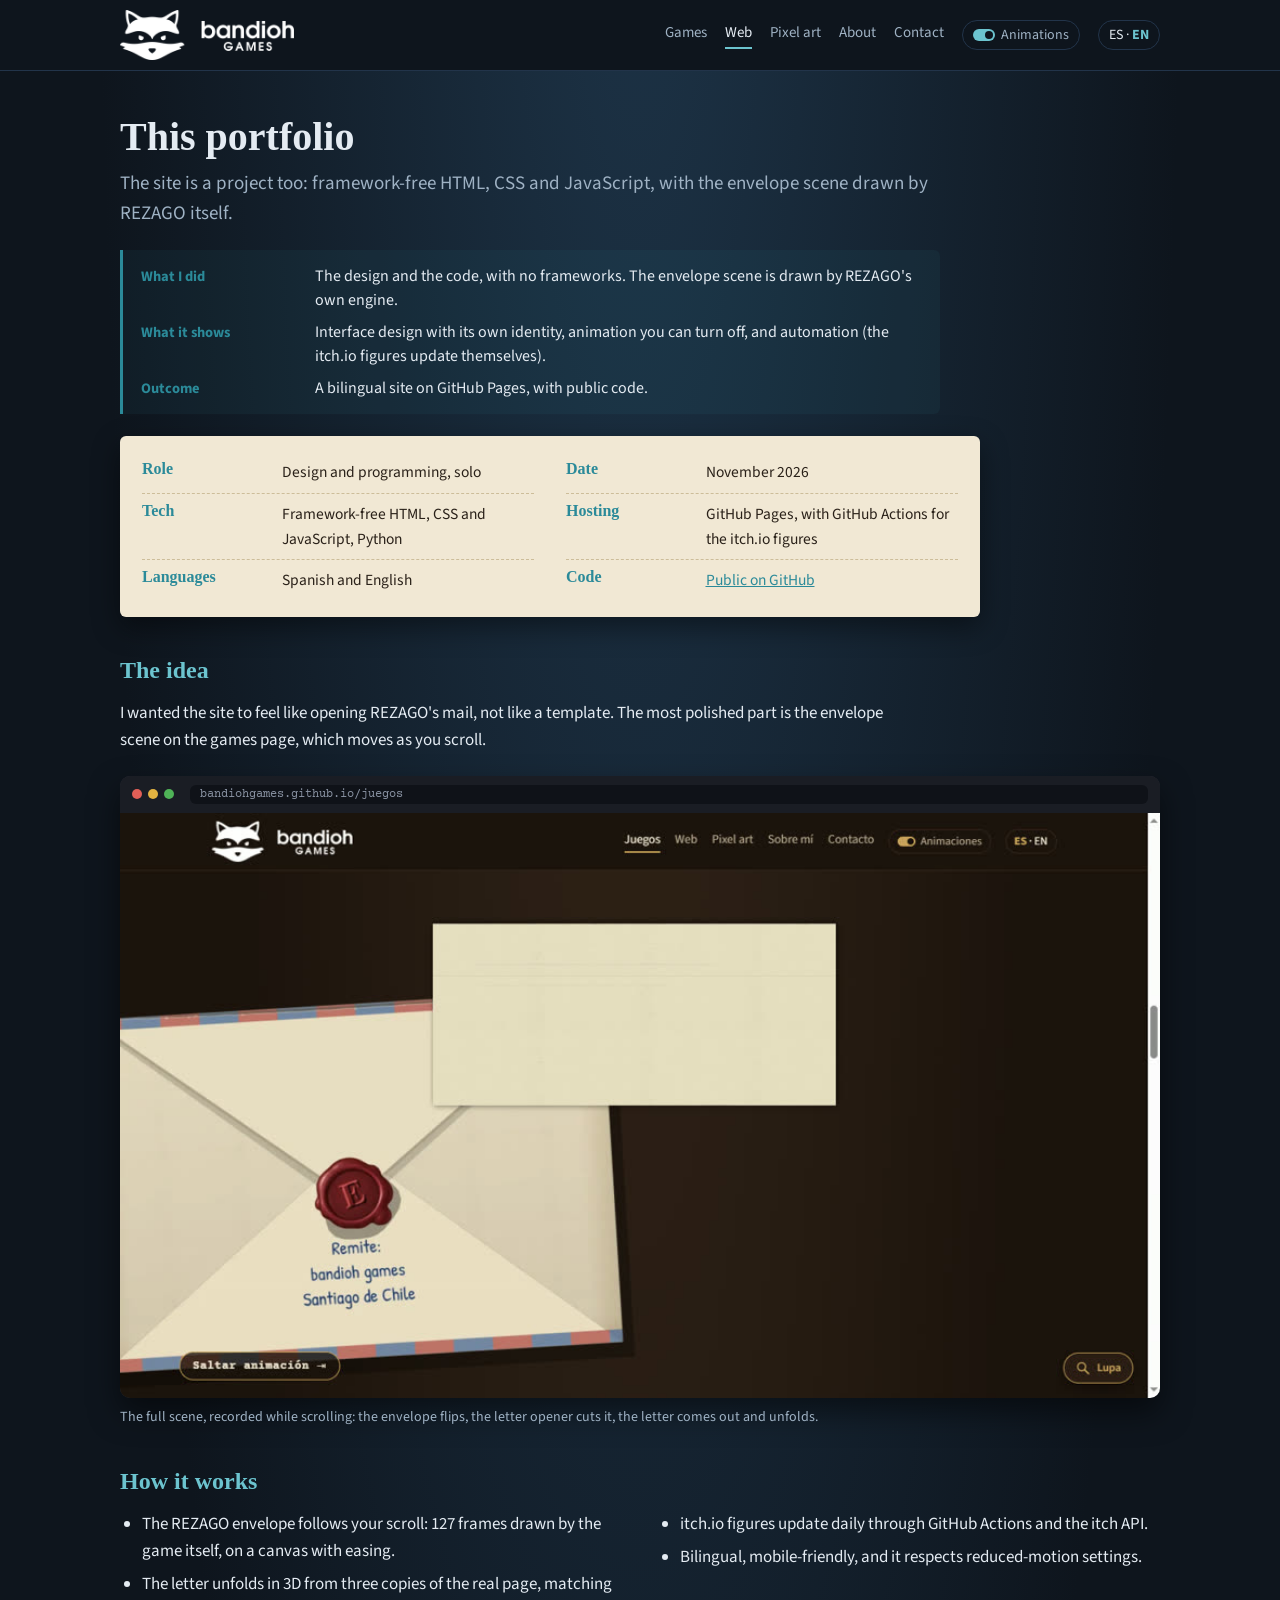
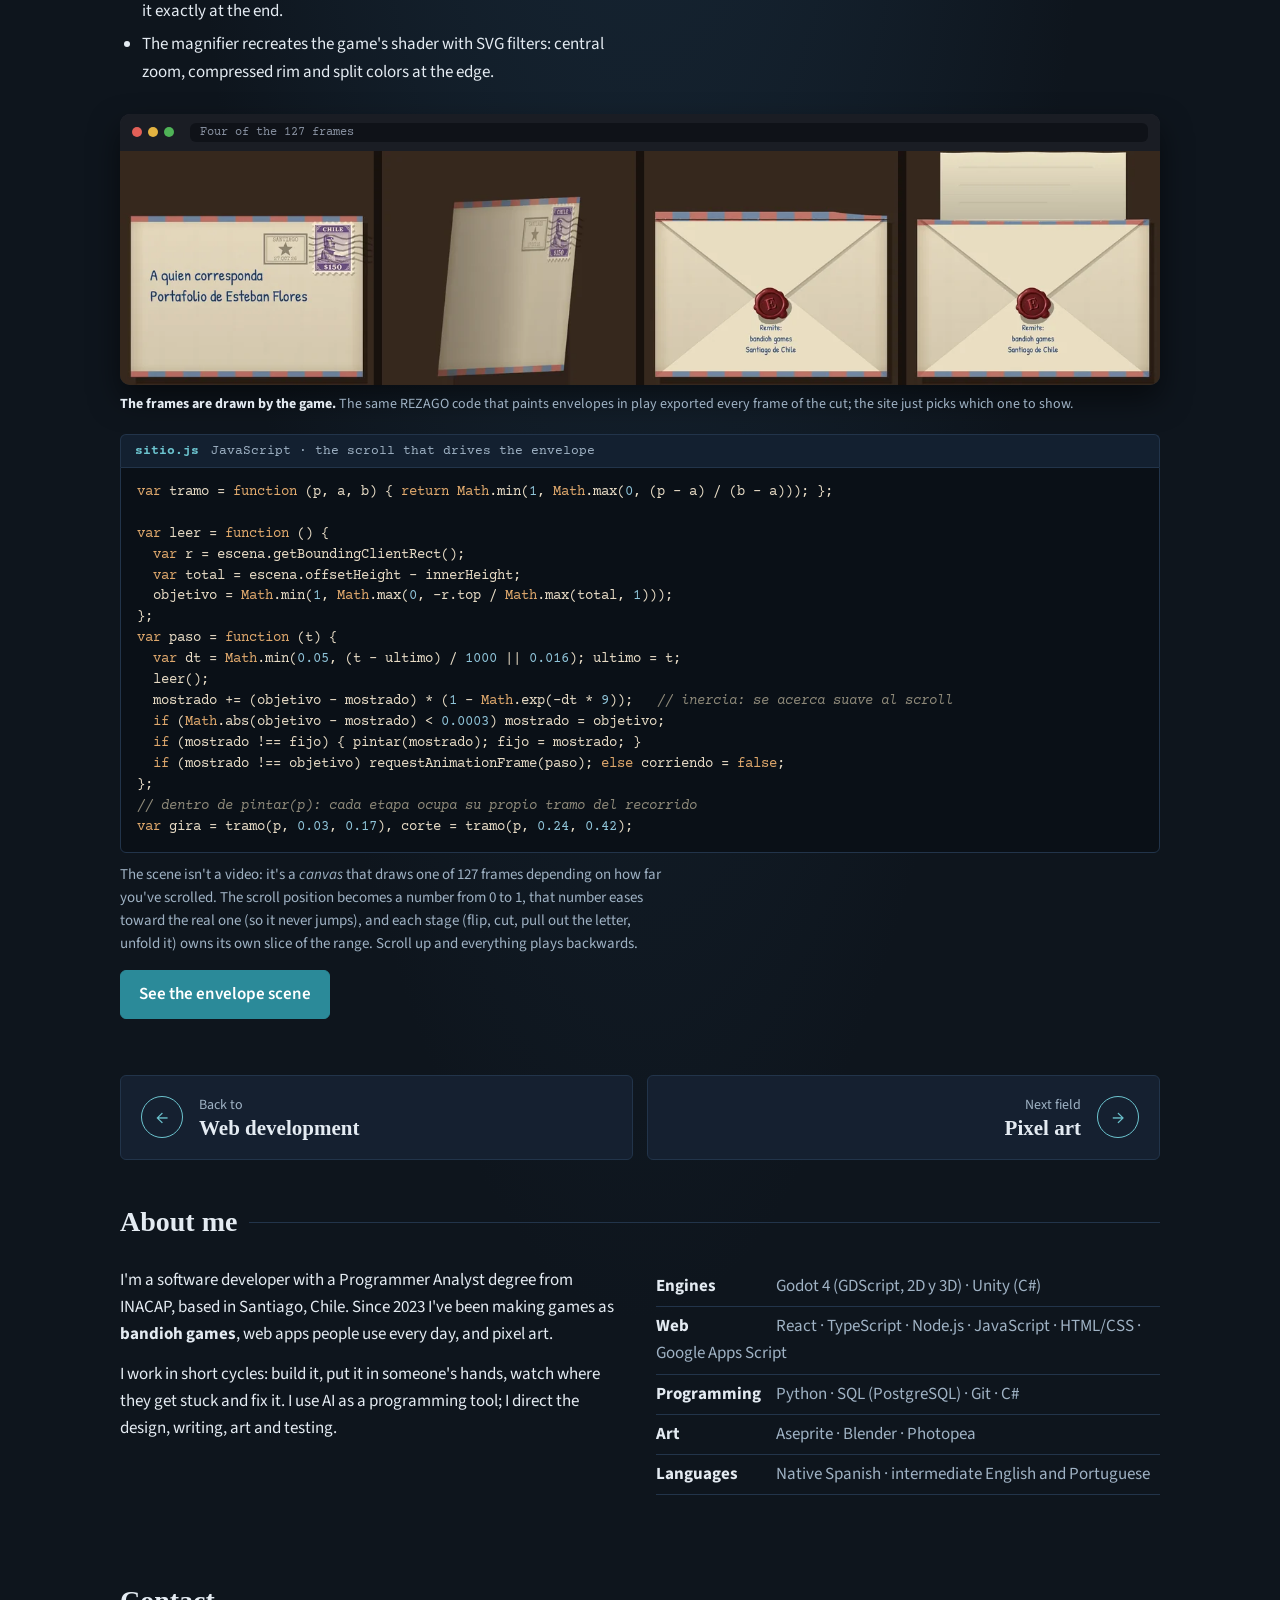
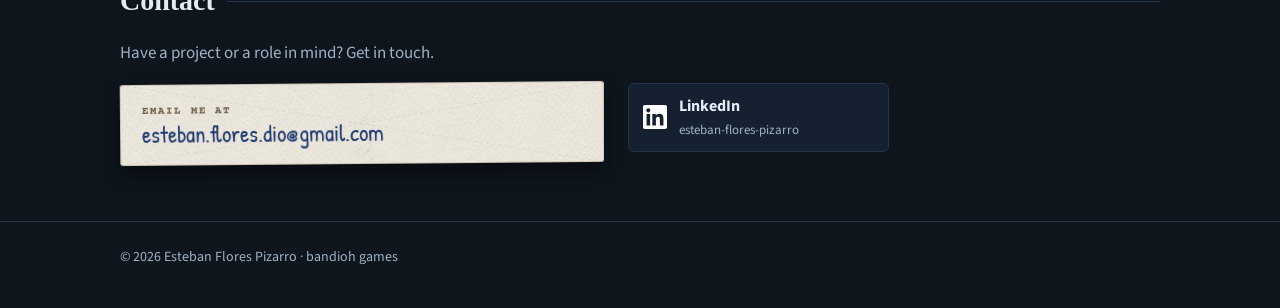
<file: portafolio.html>
<!doctype html>
<html lang="es" data-l="es" data-titulo-en="This portfolio · how I built it">
<head>
<meta charset="utf-8">
<meta name="viewport" content="width=device-width, initial-scale=1">
<link rel="canonical" href="https://bandiohgames.github.io/portafolio">
<title>Este portafolio · cómo lo hice</title>
<meta name="description" content="Cómo hice este portafolio: HTML, CSS y JavaScript sin frameworks, con una escena de sobre dibujada por el propio juego REZAGO." data-en="How I built this portfolio: framework-free HTML, CSS and JavaScript, with an envelope scene drawn by the REZAGO game itself.">
<meta property="og:image" content="https://bandiohgames.github.io/img/web/escena_sobre.jpg">
<link rel="icon" type="image/png" sizes="32x32" href="img/icono_32.png">
<link rel="apple-touch-icon" href="img/icono_180.png">
<link rel="preconnect" href="https://fonts.googleapis.com">
<link href="https://fonts.googleapis.com/css2?family=Courier+Prime:wght@400;700&family=Old+Standard+TT:ital,wght@0,400;0,700;1,400&family=Patrick+Hand&family=Source+Sans+3:wght@400;600;700&display=swap" rel="stylesheet">
<link rel="stylesheet" href="estilo.css?v=6171b0f0">
<link rel="stylesheet" href="secciones.css?v=7babe574">
<script src="sitio.js?v=e04ee9ea"></script>
</head>
<body class="area-web">

<!--comun:cabecera-->
<header><div class="ancho">
  <a class="marca" href="./"><img class="logo" decoding="async" src="img/marca.png" alt="bandioh games · inicio" data-alt-en="bandioh games · home"></a>
  <nav>
    <a href="juegos"><span lang="es">Juegos</span><span lang="en">Games</span></a>
    <a href="web" class="activo" aria-current="page">Web</a>
    <a href="pixel">Pixel art</a>
    <a href="#sobre"><span lang="es">Sobre mí</span><span lang="en">About</span></a>
    <a href="#contacto"><span lang="es">Contacto</span><span lang="en">Contact</span></a>
  </nav>
  <button class="animaciones" aria-pressed="true" title="Animaciones: sí" data-title-en="Animations: on"><span class="icono-anim" aria-hidden="true"></span><span lang="es">Animaciones</span><span lang="en">Animations</span></button>
  <button class="idioma" aria-label="Cambiar idioma / Change language"><span lang="es"><b>ES</b> · EN</span><span lang="en">ES · <b>EN</b></span></button>
</div></header>
<!--/comun:cabecera-->

<main class="ancho caso" style="padding-top:44px">

<h1 class="mono" style="font-size:40px;line-height:1.1"><span lang="es">Este portafolio</span><span lang="en">This portfolio</span></h1>
<p class="bajada" style="color:var(--texto-tenue);font-size:19px;margin:10px 0 20px">
  <span lang="es">El sitio también es un proyecto: HTML, CSS y JavaScript sin frameworks, con la escena del sobre dibujada por el propio REZAGO.</span>
  <span lang="en">The site is a project too: framework-free HTML, CSS and JavaScript, with the envelope scene drawn by REZAGO itself.</span>
</p>
<dl class="resumen-caso" aria-label="Resumen" data-aria-label-en="Summary">
  <div><dt><span lang="es">Qué hice</span><span lang="en">What I did</span></dt><dd><span lang="es">El diseño y el código, sin frameworks. La escena del sobre la dibuja el propio motor de REZAGO.</span><span lang="en">The design and the code, with no frameworks. The envelope scene is drawn by REZAGO's own engine.</span></dd></div>
  <div><dt><span lang="es">Qué demuestra</span><span lang="en">What it shows</span></dt><dd><span lang="es">Diseño de interfaz con identidad propia, animación que se puede apagar y automatización (las cifras de itch.io se actualizan solas).</span><span lang="en">Interface design with its own identity, animation you can turn off, and automation (the itch.io figures update themselves).</span></dd></div>
  <div><dt><span lang="es">Resultado</span><span lang="en">Outcome</span></dt><dd><span lang="es">Un sitio bilingüe en GitHub Pages, con el código público.</span><span lang="en">A bilingual site on GitHub Pages, with public code.</span></dd></div>
</dl>
<dl class="ficha-tecnica">
  <div><dt><span lang="es">Rol</span><span lang="en">Role</span></dt><dd><span lang="es">Diseño y programación, en solitario</span><span lang="en">Design and programming, solo</span></dd></div>
  <div><dt><span lang="es">Fecha</span><span lang="en">Date</span></dt><dd><span lang="es">Noviembre de 2026</span><span lang="en">November 2026</span></dd></div>
  <div><dt><span lang="es">Tecnología</span><span lang="en">Tech</span></dt><dd><span lang="es">HTML, CSS y JavaScript sin frameworks, Python</span><span lang="en">Framework-free HTML, CSS and JavaScript, Python</span></dd></div>
  <div><dt><span lang="es">Publicación</span><span lang="en">Hosting</span></dt><dd><span lang="es">GitHub Pages, con GitHub Actions para las cifras de itch.io</span><span lang="en">GitHub Pages, with GitHub Actions for the itch.io figures</span></dd></div>
  <div><dt><span lang="es">Idiomas</span><span lang="en">Languages</span></dt><dd><span lang="es">Español e inglés</span><span lang="en">Spanish and English</span></dd></div>
  <div><dt><span lang="es">Código</span><span lang="en">Code</span></dt><dd><a href="https://github.com/BandiohGames/BandiohGames.github.io" target="_blank" rel="noopener"><span lang="es">Público en GitHub</span><span lang="en">Public on GitHub</span></a></dd></div>
</dl>

<h2><span lang="es">La idea</span><span lang="en">The idea</span></h2>
<p lang="es">Quería que el sitio se sintiera como abrir el correo de REZAGO, no como una plantilla. Lo más trabajado es la escena del sobre en la página de juegos, que avanza con la barra de desplazamiento.</p>
<p lang="en">I wanted the site to feel like opening REZAGO's mail, not like a template. The most polished part is the envelope scene on the games page, which moves as you scroll.</p>
<figure class="captura"><div class="navegador"><div class="barra"><i></i><i></i><i></i><span>bandiohgames.github.io/juegos</span></div><video src="img/web/escena_sobre.mp4" poster="img/web/escena_sobre.jpg" muted loop playsinline autoplay preload="metadata"></video></div>
  <figcaption lang="es">La escena completa, grabada bajando con la barra de desplazamiento: el sobre se da vuelta, el abrecartas lo corta, sale la carta y se despliega.</figcaption>
  <figcaption lang="en">The full scene, recorded while scrolling: the envelope flips, the letter opener cuts it, the letter comes out and unfolds.</figcaption></figure>
<h2><span lang="es">Cómo funciona</span><span lang="en">How it works</span></h2>
  <div class="dos-col texto">
    <ul lang="es">
      <li>El sobre de REZAGO sigue a la barra de desplazamiento: 127 cuadros dibujados por el propio juego, en un canvas con inercia.</li>
      <li>La carta se despliega en 3D con tres copias de la hoja real, y calza exacto con ella al terminar.</li>
      <li>La lupa replica el shader del juego con filtros SVG: aumento central, orilla comprimida y colores separados en el canto.</li>
    </ul>
    <ul lang="es">
      <li>Las cifras de itch.io se actualizan solas cada día con GitHub Actions y la API de itch.</li>
      <li>Bilingüe, se adapta al celular y respeta a quien pide menos movimiento en su sistema.</li>
    </ul>
    <ul lang="en">
      <li>The REZAGO envelope follows your scroll: 127 frames drawn by the game itself, on a canvas with easing.</li>
      <li>The letter unfolds in 3D from three copies of the real page, matching it exactly at the end.</li>
      <li>The magnifier recreates the game's shader with SVG filters: central zoom, compressed rim and split colors at the edge.</li>
    </ul>
    <ul lang="en">
      <li>itch.io figures update daily through GitHub Actions and the itch API.</li>
      <li>Bilingual, mobile-friendly, and it respects reduced-motion settings.</li>
    </ul>
  </div>
  <figure class="captura"><div class="navegador"><div class="barra"><i></i><i></i><i></i><span lang="es">Cuatro de los 127 cuadros</span><span lang="en">Four of the 127 frames</span></div><img decoding="async" src="img/web/escena_cuadros.webp" alt="Cuatro cuadros de la escena del sobre: de frente, dándose vuelta, con la tira cortada y con la carta asomando" data-alt-en="Four frames of the envelope scene: front, flipping over, with the strip cut, and with the letter peeking out" width="1476" height="333" loading="lazy"></div>
    <figcaption lang="es"><b>Los cuadros los dibuja el juego.</b> El mismo código de REZAGO que pinta los sobres en la partida exportó cada cuadro del corte; la web solo elige cuál mostrar.</figcaption>
    <figcaption lang="en"><b>The frames are drawn by the game.</b> The same REZAGO code that paints envelopes in play exported every frame of the cut; the site just picks which one to show.</figcaption></figure>
<figure class="codigo">
  <div class="codigo-barra"><b>sitio.js</b><span lang="es">JavaScript · el scroll que mueve el sobre</span><span lang="en">JavaScript · the scroll that drives the envelope</span></div>
  <pre><code><span class="k">var</span> tramo = <span class="k">function</span> (p, a, b) { <span class="k">return</span> <span class="k">Math</span>.min(<span class="n">1</span>, <span class="k">Math</span>.max(<span class="n">0</span>, (p - a) / (b - a))); };

<span class="k">var</span> leer = <span class="k">function</span> () {
  <span class="k">var</span> r = escena.getBoundingClientRect();
  <span class="k">var</span> total = escena.offsetHeight - innerHeight;
  objetivo = <span class="k">Math</span>.min(<span class="n">1</span>, <span class="k">Math</span>.max(<span class="n">0</span>, -r.top / <span class="k">Math</span>.max(total, <span class="n">1</span>)));
};
<span class="k">var</span> paso = <span class="k">function</span> (t) {
  <span class="k">var</span> dt = <span class="k">Math</span>.min(<span class="n">0.05</span>, (t - ultimo) / <span class="n">1000</span> || <span class="n">0.016</span>); ultimo = t;
  leer();
  mostrado += (objetivo - mostrado) * (<span class="n">1</span> - <span class="k">Math</span>.exp(-dt * <span class="n">9</span>));   <span class="c">// inercia: se acerca suave al scroll</span>
  <span class="k">if</span> (<span class="k">Math</span>.abs(objetivo - mostrado) &lt; <span class="n">0.0003</span>) mostrado = objetivo;
  <span class="k">if</span> (mostrado !== fijo) { pintar(mostrado); fijo = mostrado; }
  <span class="k">if</span> (mostrado !== objetivo) requestAnimationFrame(paso); <span class="k">else</span> corriendo = <span class="k">false</span>;
};
<span class="c">// dentro de pintar(p): cada etapa ocupa su propio tramo del recorrido</span>
<span class="k">var</span> gira = tramo(p, <span class="n">0.03</span>, <span class="n">0.17</span>), corte = tramo(p, <span class="n">0.24</span>, <span class="n">0.42</span>);</code></pre>
  <figcaption lang="es">La escena no es un video: es un <i>canvas</i> que dibuja uno de los 127 cuadros según cuánto has bajado. La posición del scroll se vuelve un número de 0 a 1, ese número se acerca al real con un poco de inercia (así no salta), y cada etapa (darse vuelta, cortar, sacar la carta, desplegarla) ocupa su propio tramo. Si subes, todo vuelve atrás.</figcaption>
  <figcaption lang="en">The scene isn't a video: it's a <i>canvas</i> that draws one of 127 frames depending on how far you've scrolled. The scroll position becomes a number from 0 to 1, that number eases toward the real one (so it never jumps), and each stage (flip, cut, pull out the letter, unfold it) owns its own slice of the range. Scroll up and everything plays backwards.</figcaption>
</figure>
<div class="botones" style="margin-top:14px"><a class="boton lleno" href="juegos"><span lang="es">Ver la escena del sobre</span><span lang="en">See the envelope scene</span></a></div>

<nav class="navegar-caso" aria-label="Más proyectos" data-aria-label-en="More projects">
  <a class="volver" href="web"><span class="flecha" aria-hidden="true">←</span><span><small lang="es">Volver a</small><small lang="en">Back to</small><b lang="es">Desarrollo web</b><b lang="en">Web development</b></span></a>
  <a class="siguiente" href="pixel"><span><small lang="es">Siguiente área</small><small lang="en">Next field</small><b lang="es">Pixel art</b><b lang="en">Pixel art</b></span><span class="flecha" aria-hidden="true">→</span></a>
</nav>
</main>
<div class="ancho">
<!--comun:sobre-->
<section id="sobre">
  <h2 class="titulo"><span lang="es">Sobre mí</span><span lang="en">About me</span></h2>
  <div class="sobre">
    <div>
      <p lang="es">Soy Analista Programador titulado de INACAP y vivo en Santiago de Chile. Hago videojuegos como <b>bandioh games</b>, aplicaciones web que la gente usa a diario y pixel art desde 2023.</p>
      <p lang="en">I'm a software developer with a Programmer Analyst degree from INACAP, based in Santiago, Chile. Since 2023 I've been making games as <b>bandioh games</b>, web apps people use every day, and pixel art.</p>
      <p lang="es">Trabajo en ciclos cortos: construir, ponerlo en manos de alguien, mirar dónde se traba y corregir. Uso IA como herramienta de programación; el diseño, la escritura, el arte y las pruebas los dirijo yo.</p>
      <p lang="en">I work in short cycles: build it, put it in someone's hands, watch where they get stuck and fix it. I use AI as a programming tool; I direct the design, writing, art and testing.</p>
    </div>
    <div class="habilidades">
      <div><b lang="es">Motores</b><b lang="en">Engines</b><span>Godot 4 (GDScript, 2D y 3D) · Unity (C#)</span></div>
      <div><b>Web</b><span>React · TypeScript · Node.js · JavaScript · HTML/CSS · Google Apps Script</span></div>
      <div><b lang="es">Programación</b><b lang="en">Programming</b><span>Python · SQL (PostgreSQL) · Git · C#</span></div>
      <div><b lang="es">Arte</b><b lang="en">Art</b><span>Aseprite · Blender · Photopea</span></div>
      <div><b lang="es">Idiomas</b><b lang="en">Languages</b><span lang="es">Español nativo · inglés y portugués intermedio</span><span lang="en">Native Spanish · intermediate English and Portuguese</span></div>
    </div>
  </div>
</section>
<!--/comun:sobre-->

<!--comun:contacto-->
<section id="contacto">
  <h2 class="titulo"><span lang="es">Contacto</span><span lang="en">Contact</span></h2>
  <p class="contacto-intro" lang="es">¿Tienes un proyecto o un puesto en mente? Escríbeme.</p>
  <p class="contacto-intro" lang="en">Have a project or a role in mind? Get in touch.</p>
  <div class="contacto">
    <div class="correos">
      <a class="sobre-correo blanco" href="mailto:esteban.flores.dio@gmail.com"><small><span lang="es">Escríbeme a</span><span lang="en">Email me at</span></small><b>esteban.flores.dio@gmail.com</b></a>
    </div>
    <div class="redes">
      <a class="red" href="https://linkedin.com/in/esteban-flores-pizarro" target="_blank" rel="noopener"><svg viewBox="0 0 24 24" aria-hidden="true"><path fill="currentColor" d="M20.447 20.452h-3.554v-5.569c0-1.328-.027-3.037-1.852-3.037-1.853 0-2.136 1.445-2.136 2.939v5.667H9.351V9h3.414v1.561h.046c.477-.9 1.637-1.85 3.37-1.85 3.601 0 4.267 2.37 4.267 5.455v6.286zM5.337 7.433c-1.144 0-2.063-.926-2.063-2.065 0-1.138.92-2.063 2.063-2.063 1.14 0 2.064.925 2.064 2.063 0 1.139-.925 2.065-2.064 2.065zm1.782 13.019H3.555V9h3.564v11.452zM22.225 0H1.771C.792 0 0 .774 0 1.729v20.542C0 23.227.792 24 1.771 24h20.451C23.2 24 24 23.227 24 22.271V1.729C24 .774 23.2 0 22.222 0h.003z"/></svg><span><b>LinkedIn</b><small>esteban-flores-pizarro</small></span></a>
    </div>
  </div>
</section>
<!--/comun:contacto-->
</div>

<!--comun:pie-->
<footer><div class="ancho">© 2026 Esteban Flores Pizarro · bandioh games</div></footer>
<!--/comun:pie-->
<div id="visor"><img decoding="async" alt=""></div>
</body>
</html>
</file>
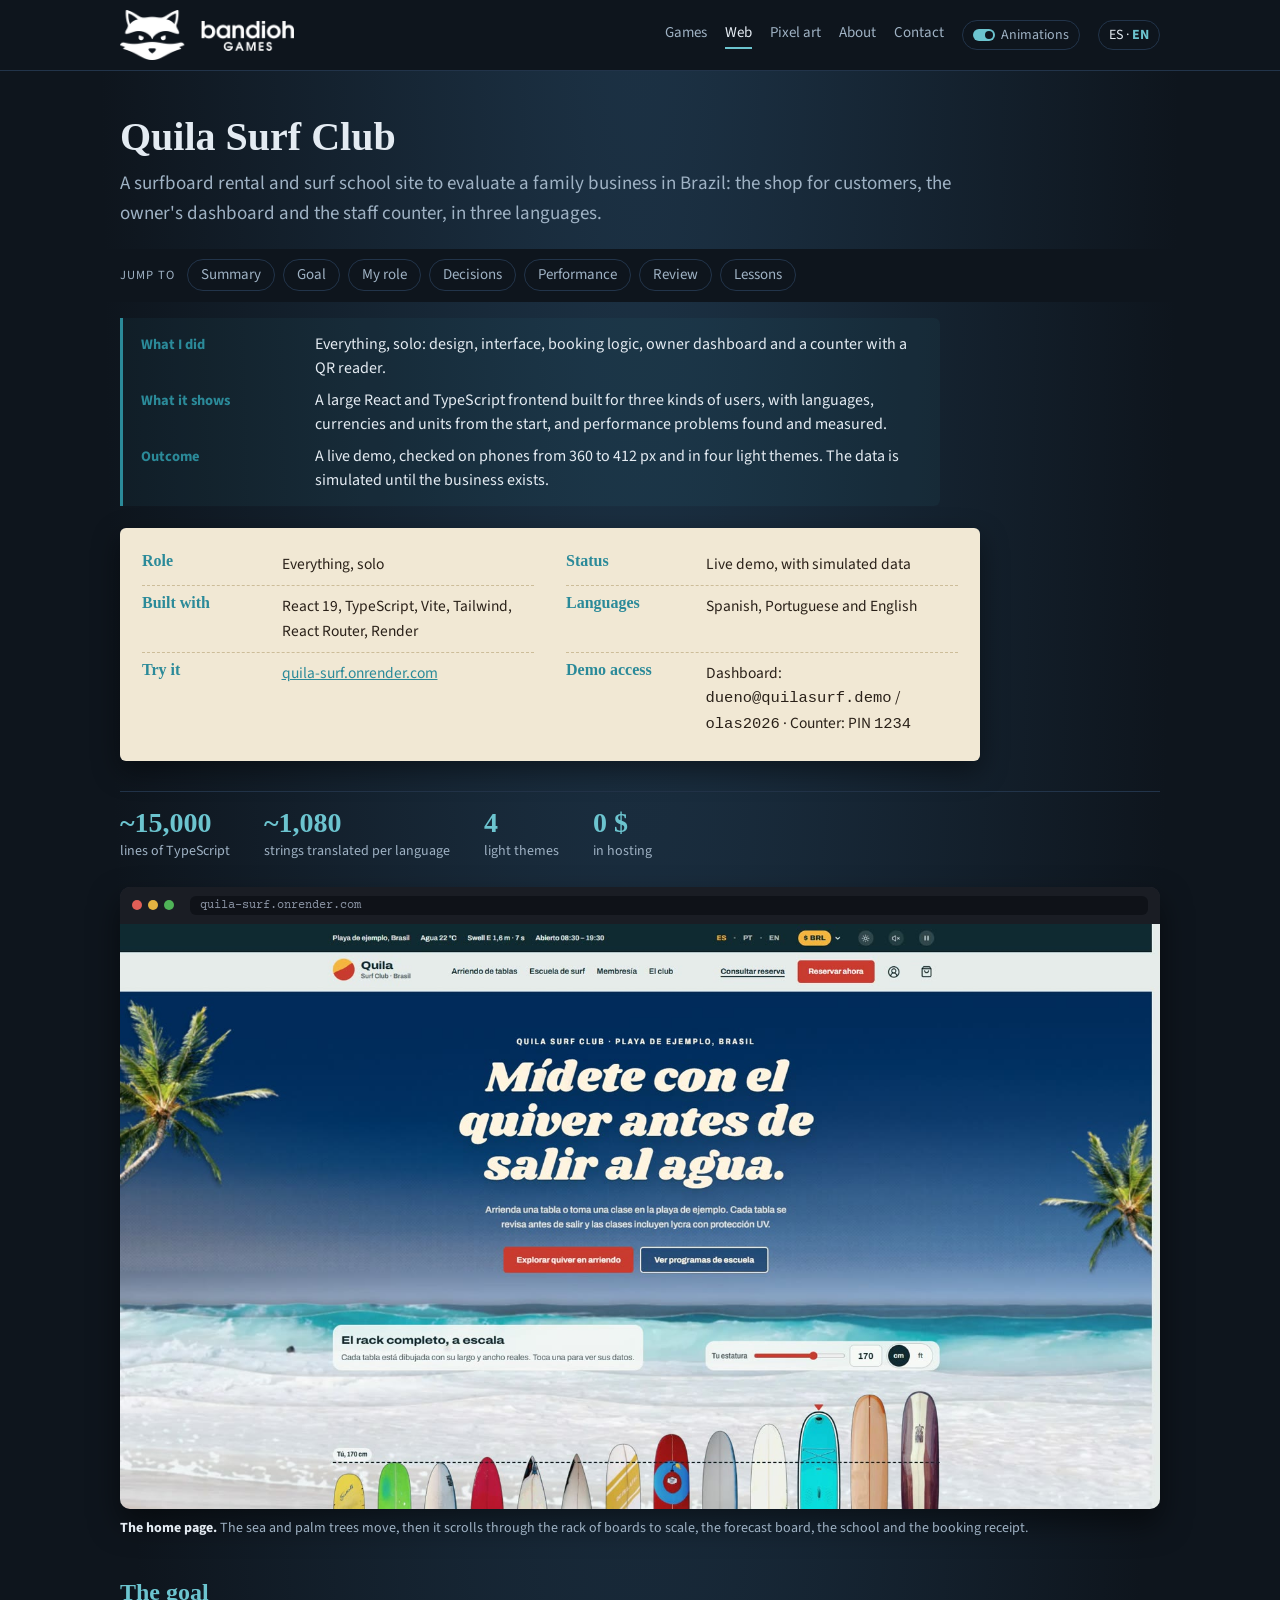
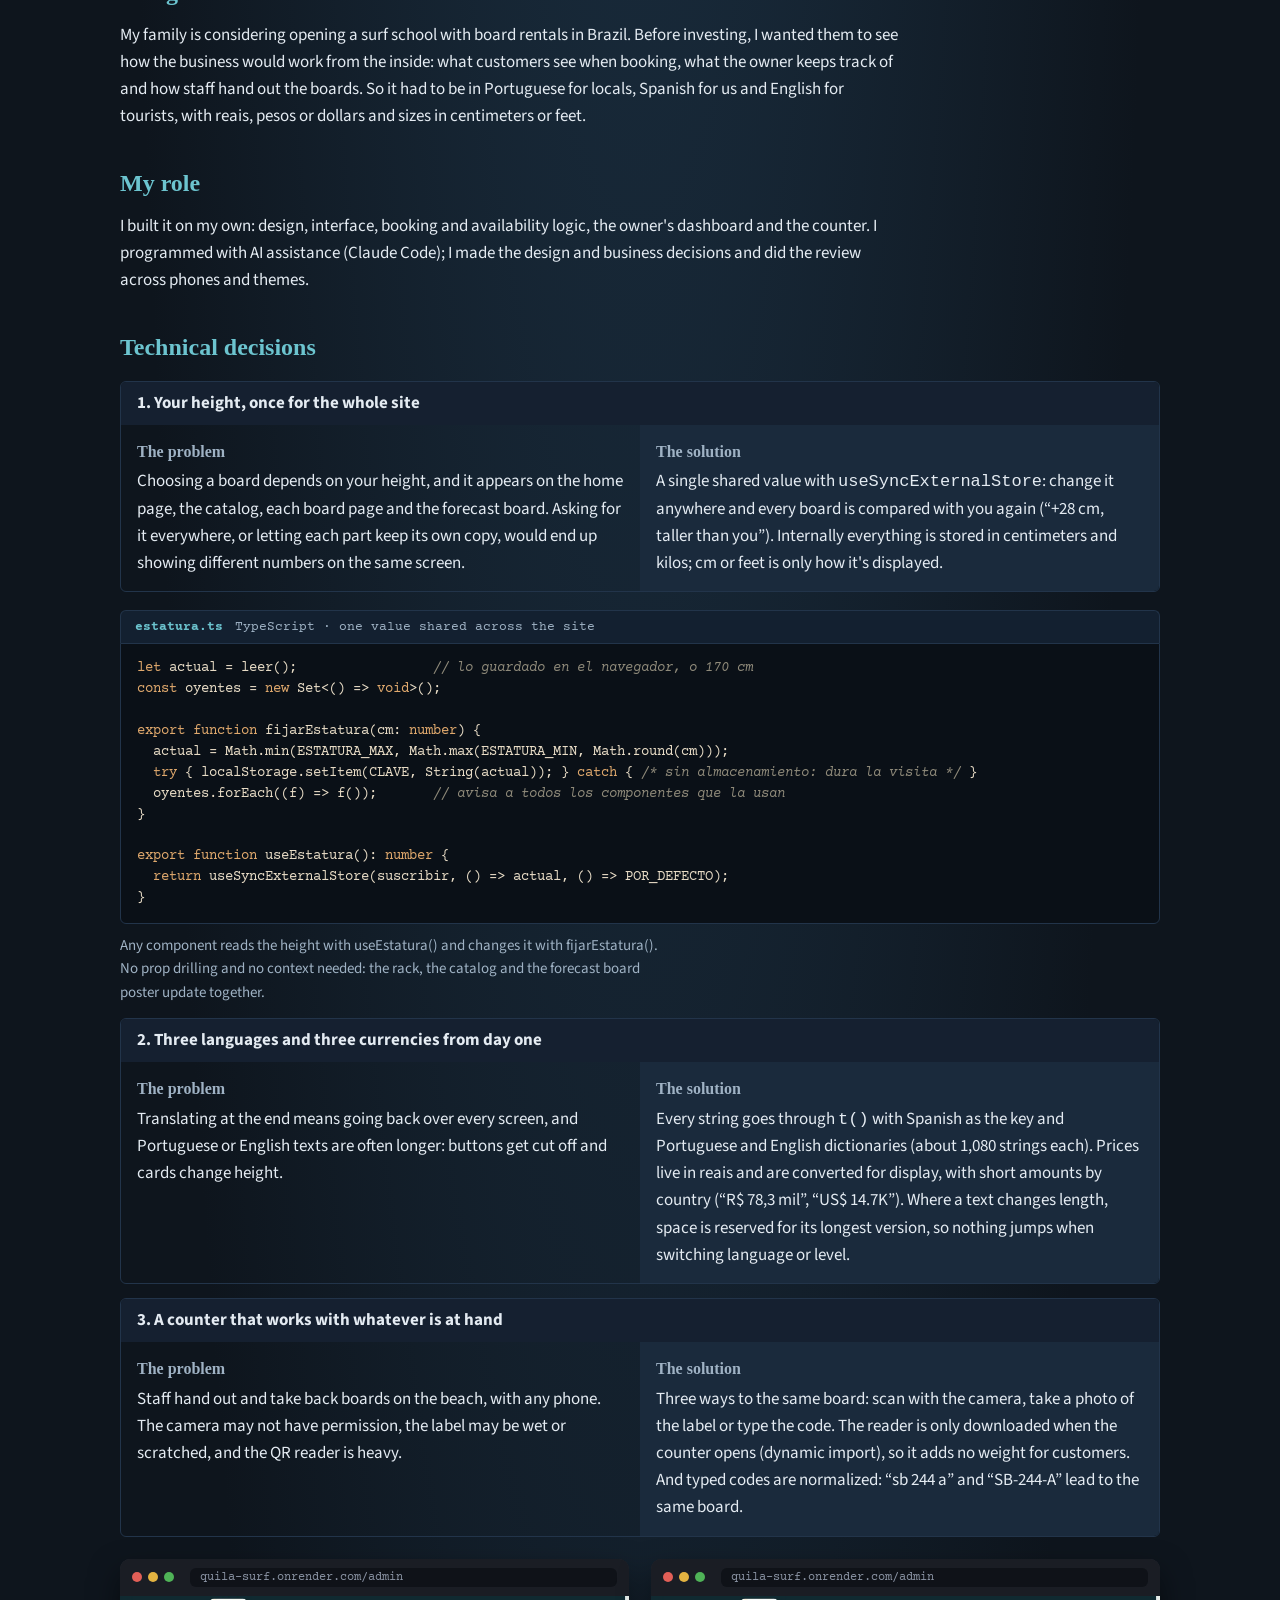
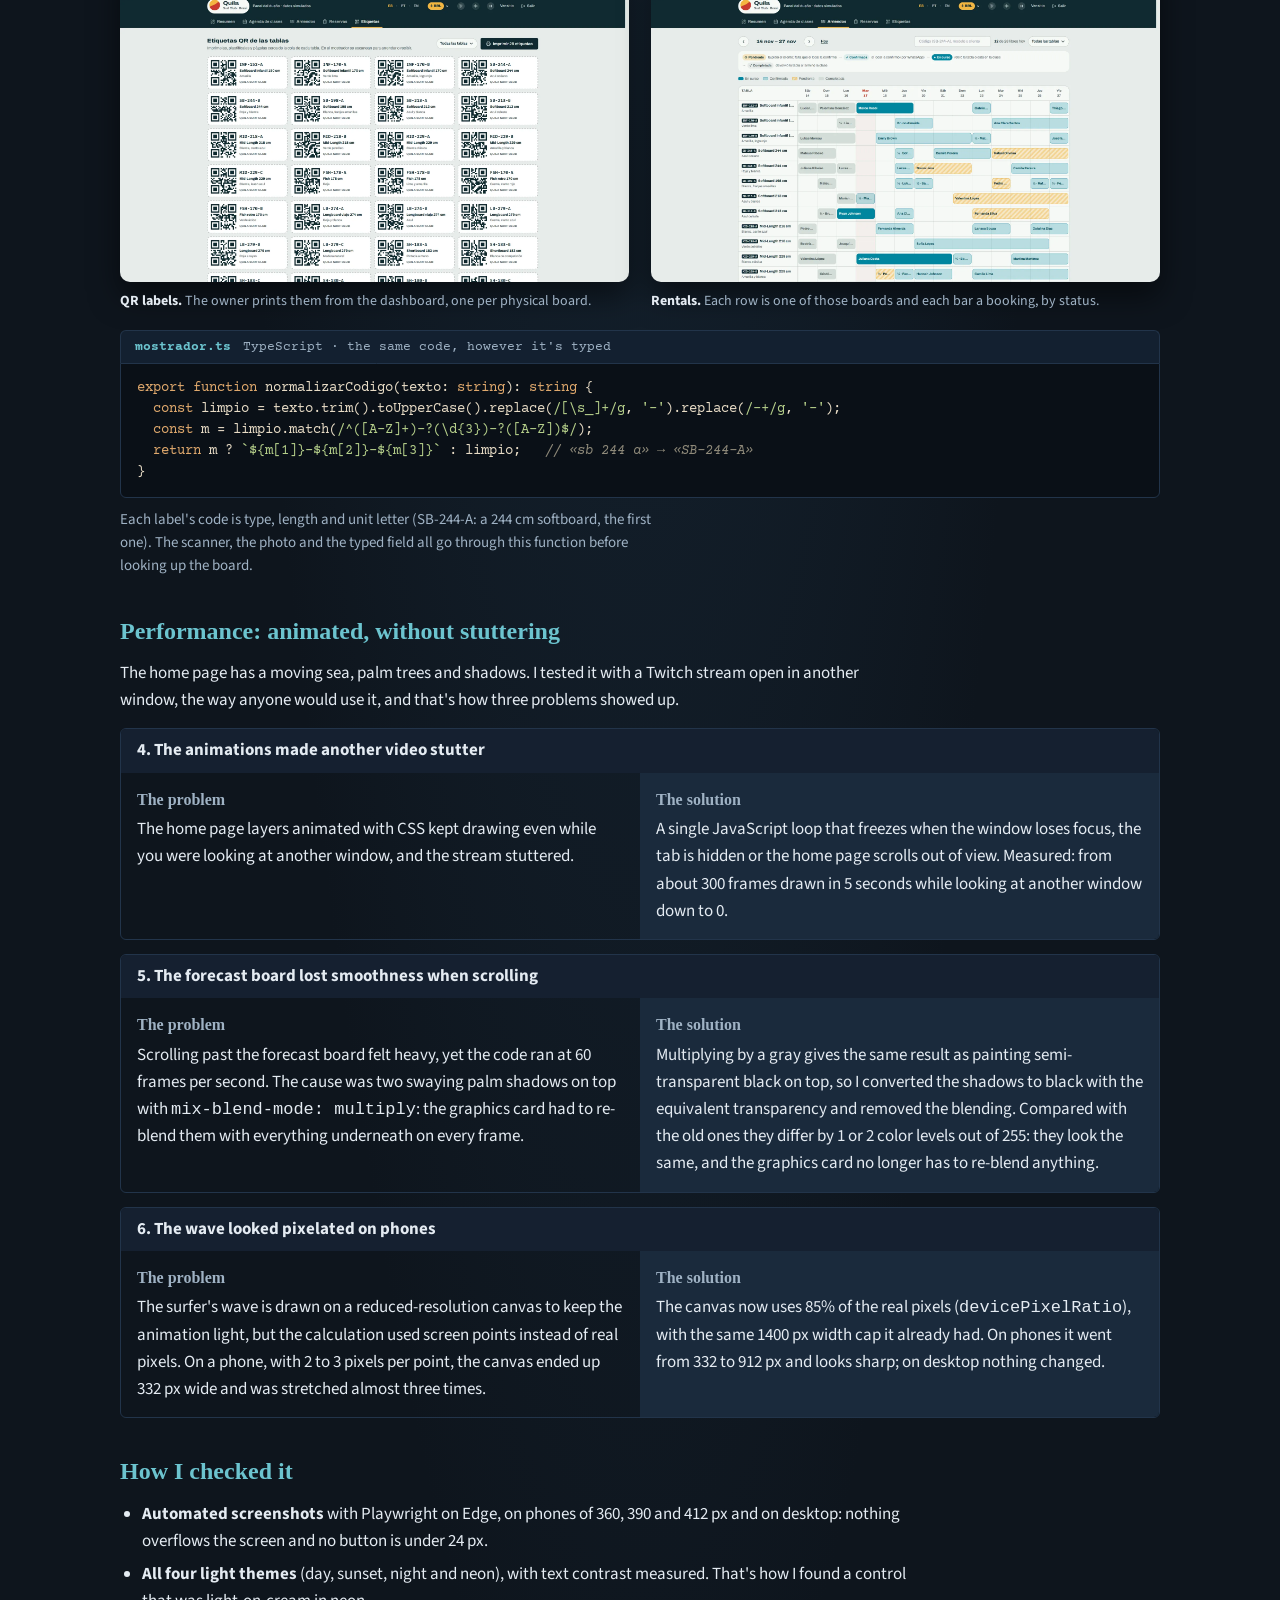
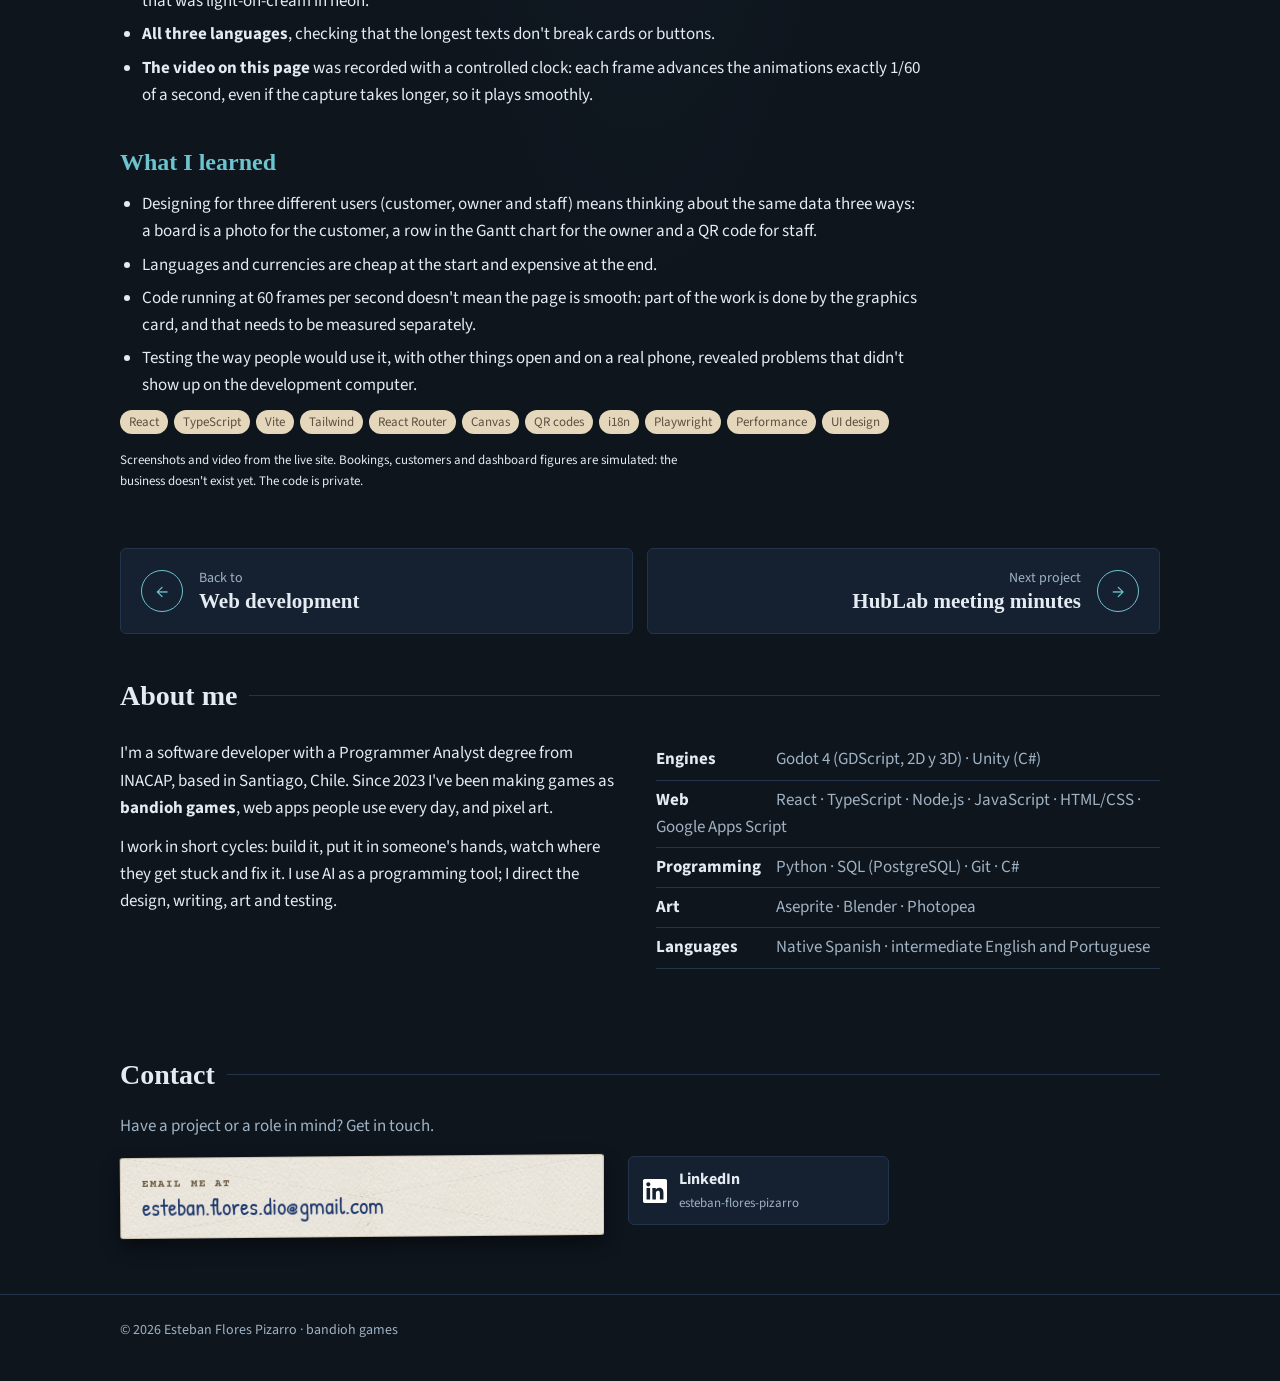
<file: quila.html>
<!doctype html>
<html lang="es" data-l="es" data-titulo-en="Quila Surf Club · how I built it">
<head>
<meta charset="utf-8">
<meta name="viewport" content="width=device-width, initial-scale=1">
<link rel="canonical" href="https://bandiohgames.github.io/quila">
<title>Quila Surf Club · cómo lo hice</title>
<meta name="description" content="Caso de estudio de Quila Surf Club: arriendo de tablas y escuela de surf en React y TypeScript, con panel del dueño, mostrador con QR y tres idiomas." data-en="Quila Surf Club case study: surfboard rental and surf school in React and TypeScript, with an owner dashboard, a QR counter and three languages.">
<meta property="og:image" content="https://bandiohgames.github.io/img/web/quila_portada.jpg">
<link rel="icon" type="image/png" sizes="32x32" href="img/icono_32.png">
<link rel="apple-touch-icon" href="img/icono_180.png">
<link rel="preconnect" href="https://fonts.googleapis.com">
<link href="https://fonts.googleapis.com/css2?family=Courier+Prime:wght@400;700&family=Old+Standard+TT:ital,wght@0,400;0,700;1,400&family=Patrick+Hand&family=Source+Sans+3:wght@400;600;700&display=swap" rel="stylesheet">
<link rel="stylesheet" href="estilo.css?v=6171b0f0">
<link rel="stylesheet" href="secciones.css?v=7babe574">
<script src="sitio.js?v=e04ee9ea"></script>
</head>
<body class="area-web">

<!--comun:cabecera-->
<header><div class="ancho">
  <a class="marca" href="./"><img class="logo" decoding="async" src="img/marca.png" alt="bandioh games · inicio" data-alt-en="bandioh games · home"></a>
  <nav>
    <a href="juegos"><span lang="es">Juegos</span><span lang="en">Games</span></a>
    <a href="web" class="activo" aria-current="page">Web</a>
    <a href="pixel">Pixel art</a>
    <a href="#sobre"><span lang="es">Sobre mí</span><span lang="en">About</span></a>
    <a href="#contacto"><span lang="es">Contacto</span><span lang="en">Contact</span></a>
  </nav>
  <button class="animaciones" aria-pressed="true" title="Animaciones: sí" data-title-en="Animations: on"><span class="icono-anim" aria-hidden="true"></span><span lang="es">Animaciones</span><span lang="en">Animations</span></button>
  <button class="idioma" aria-label="Cambiar idioma / Change language"><span lang="es"><b>ES</b> · EN</span><span lang="en">ES · <b>EN</b></span></button>
</div></header>
<!--/comun:cabecera-->

<main class="ancho caso" style="padding-top:44px">
<h1 class="mono" style="font-size:40px;line-height:1.1">Quila Surf Club</h1>
<p class="bajada" style="color:var(--texto-tenue);font-size:19px;margin:10px 0 20px">
  <span lang="es">Un sitio de arriendo de tablas y escuela de surf para evaluar un negocio familiar en Brasil: la tienda para el cliente, el panel del dueño y el mostrador del trabajador, en tres idiomas.</span>
  <span lang="en">A surfboard rental and surf school site to evaluate a family business in Brazil: the shop for customers, the owner's dashboard and the staff counter, in three languages.</span>
</p>

<dl class="resumen-caso" aria-label="Resumen" data-aria-label-en="Summary">
  <div><dt><span lang="es">Qué hice</span><span lang="en">What I did</span></dt><dd><span lang="es">Todo, en solitario: diseño, interfaz, lógica de reservas, panel del dueño y mostrador con lector de QR.</span><span lang="en">Everything, solo: design, interface, booking logic, owner dashboard and a counter with a QR reader.</span></dd></div>
  <div><dt><span lang="es">Qué demuestra</span><span lang="en">What it shows</span></dt><dd><span lang="es">Un frontend grande en React y TypeScript pensado para tres tipos de usuario, con idiomas, monedas y unidades desde el principio, y problemas de rendimiento encontrados y medidos.</span><span lang="en">A large React and TypeScript frontend built for three kinds of users, with languages, currencies and units from the start, and performance problems found and measured.</span></dd></div>
  <div><dt><span lang="es">Resultado</span><span lang="en">Outcome</span></dt><dd><span lang="es">Demo publicada y revisada en celulares de 360 a 412 px y en cuatro temas de luz. Los datos son simulados hasta que el negocio exista.</span><span lang="en">A live demo, checked on phones from 360 to 412 px and in four light themes. The data is simulated until the business exists.</span></dd></div>
</dl>
<dl class="ficha-tecnica">
  <div><dt><span lang="es">Rol</span><span lang="en">Role</span></dt><dd><span lang="es">Todo, en solitario</span><span lang="en">Everything, solo</span></dd></div>
  <div><dt><span lang="es">Estado</span><span lang="en">Status</span></dt><dd><span lang="es">Demo publicada, con datos simulados</span><span lang="en">Live demo, with simulated data</span></dd></div>
  <div><dt><span lang="es">Hecho con</span><span lang="en">Built with</span></dt><dd>React 19, TypeScript, Vite, Tailwind, React Router, Render</dd></div>
  <div><dt><span lang="es">Idiomas</span><span lang="en">Languages</span></dt><dd><span lang="es">Español, portugués e inglés</span><span lang="en">Spanish, Portuguese and English</span></dd></div>
  <div><dt><span lang="es">Probar</span><span lang="en">Try it</span></dt><dd><a href="https://quila-surf.onrender.com" target="_blank" rel="noopener">quila-surf.onrender.com</a></dd></div>
  <div><dt><span lang="es">Acceso demo</span><span lang="en">Demo access</span></dt><dd><span lang="es">Panel: <code>dueno@quilasurf.demo</code> / <code>olas2026</code> · Mostrador: PIN <code>1234</code></span><span lang="en">Dashboard: <code>dueno@quilasurf.demo</code> / <code>olas2026</code> · Counter: PIN <code>1234</code></span></dd></div>
</dl>
<div class="franja-datos" style="margin-bottom:26px">
  <div><b><span lang="es">~15.000</span><span lang="en">~15,000</span></b><span lang="es">líneas de TypeScript</span><span lang="en">lines of TypeScript</span></div>
  <div><b><span lang="es">~1.080</span><span lang="en">~1,080</span></b><span lang="es">textos traducidos por idioma</span><span lang="en">strings translated per language</span></div>
  <div><b>4</b><span lang="es">temas de luz</span><span lang="en">light themes</span></div>
  <div><b>0 $</b><span lang="es">en servidores</span><span lang="en">in hosting</span></div>
</div>

<figure class="captura">
  <div class="navegador"><div class="barra"><i></i><i></i><i></i><span>quila-surf.onrender.com</span></div><video src="img/web/quila_portada.mp4" poster="img/web/quila_portada.jpg" width="1600" height="900" muted loop playsinline autoplay preload="metadata" aria-label="Recorrido por la página de inicio de Quila Surf Club" data-aria-label-en="A tour of Quila Surf Club's home page"></video></div>
  <figcaption lang="es"><b>La página de inicio.</b> El mar y las palmeras se mueven, y después baja por el rack de tablas a escala, la pizarra con el pronóstico, la escuela y el comprobante de reserva.</figcaption>
  <figcaption lang="en"><b>The home page.</b> The sea and palm trees move, then it scrolls through the rack of boards to scale, the forecast board, the school and the booking receipt.</figcaption>
</figure>

<h2 id="objetivo" data-corto-es="Objetivo" data-corto-en="Goal"><span lang="es">El objetivo</span><span lang="en">The goal</span></h2>
<p lang="es">Mi familia evalúa abrir una escuela de surf con arriendo de tablas en Brasil. Antes de invertir, quería que pudieran ver cómo funcionaría el negocio por dentro: qué ve el cliente al reservar, qué controla el dueño y cómo entrega las tablas el trabajador. Por eso tenía que estar en portugués para el público local, en español para nosotros y en inglés para los turistas, con reales, pesos o dólares y medidas en centímetros o en pies.</p>
<p lang="en">My family is considering opening a surf school with board rentals in Brazil. Before investing, I wanted them to see how the business would work from the inside: what customers see when booking, what the owner keeps track of and how staff hand out the boards. So it had to be in Portuguese for locals, Spanish for us and English for tourists, with reais, pesos or dollars and sizes in centimeters or feet.</p>

<h2 id="rol" data-corto-es="Mi rol" data-corto-en="My role"><span lang="es">Mi rol</span><span lang="en">My role</span></h2>
<p lang="es">Todo, en solitario: diseño, interfaz, lógica de reservas y disponibilidad, el panel del dueño y el mostrador. Programé con asistencia de IA (Claude Code); las decisiones de diseño y de negocio, y la revisión en celulares y temas, las hice yo.</p>
<p lang="en">I built it on my own: design, interface, booking and availability logic, the owner's dashboard and the counter. I programmed with AI assistance (Claude Code); I made the design and business decisions and did the review across phones and themes.</p>

<h2 id="decisiones" data-corto-es="Decisiones" data-corto-en="Decisions"><span lang="es">Decisiones técnicas</span><span lang="en">Technical decisions</span></h2>

<div class="antes-despues">
  <div class="titulo-cambio"><span lang="es">1. Tu estatura, una sola vez para todo el sitio</span><span lang="en">1. Your height, once for the whole site</span></div>
  <div><h4><span lang="es">El problema</span><span lang="en">The problem</span></h4><span lang="es">Elegir tabla depende de tu estatura, y aparece en la portada, el catálogo, cada ficha y la pizarra. Pedirla en cada lugar, o que cada parte guarde su propia copia, terminaría con números distintos en la misma pantalla.</span><span lang="en">Choosing a board depends on your height, and it appears on the home page, the catalog, each board page and the forecast board. Asking for it everywhere, or letting each part keep its own copy, would end up showing different numbers on the same screen.</span></div>
  <div><h4><span lang="es">La solución</span><span lang="en">The solution</span></h4><span lang="es">Un solo dato compartido con <code>useSyncExternalStore</code>: al moverlo en cualquier parte, todas las tablas se vuelven a comparar contigo («+28 cm, más alta que tú»). Por dentro todo se guarda en centímetros y kilos; cm o pies es solo cómo se muestra.</span><span lang="en">A single shared value with <code>useSyncExternalStore</code>: change it anywhere and every board is compared with you again (“+28 cm, taller than you”). Internally everything is stored in centimeters and kilos; cm or feet is only how it's displayed.</span></div>
</div>
<figure class="codigo">
  <div class="codigo-barra"><b>estatura.ts</b><span lang="es">TypeScript · un dato compartido por todo el sitio</span><span lang="en">TypeScript · one value shared across the site</span></div>
  <pre><code><span class="k">let</span> actual = leer();                 <span class="c">// lo guardado en el navegador, o 170 cm</span>
<span class="k">const</span> oyentes = <span class="k">new</span> Set&lt;() =&gt; <span class="k">void</span>&gt;();

<span class="k">export function</span> fijarEstatura(cm: <span class="k">number</span>) {
  actual = Math.min(ESTATURA_MAX, Math.max(ESTATURA_MIN, Math.round(cm)));
  <span class="k">try</span> { localStorage.setItem(CLAVE, String(actual)); } <span class="k">catch</span> { <span class="c">/* sin almacenamiento: dura la visita */</span> }
  oyentes.forEach((f) =&gt; f());       <span class="c">// avisa a todos los componentes que la usan</span>
}

<span class="k">export function</span> useEstatura(): <span class="k">number</span> {
  <span class="k">return</span> useSyncExternalStore(suscribir, () =&gt; actual, () =&gt; POR_DEFECTO);
}</code></pre>
  <figcaption lang="es">Cualquier componente lee la estatura con <code>useEstatura()</code> y la cambia con <code>fijarEstatura()</code>. No hace falta pasarla de padre a hijo ni un contexto: el rack, el catálogo y el afiche de la pizarra se actualizan juntos.</figcaption>
  <figcaption lang="en">Any component reads the height with <code>useEstatura()</code> and changes it with <code>fijarEstatura()</code>. No prop drilling and no context needed: the rack, the catalog and the forecast board poster update together.</figcaption>
</figure>

<div class="antes-despues">
  <div class="titulo-cambio"><span lang="es">2. Tres idiomas y tres monedas desde el primer día</span><span lang="en">2. Three languages and three currencies from day one</span></div>
  <div><h4><span lang="es">El problema</span><span lang="en">The problem</span></h4><span lang="es">Traducir al final obliga a revisar cada pantalla, y los textos en portugués o inglés suelen ser más largos: botones que se cortan y tarjetas que cambian de alto.</span><span lang="en">Translating at the end means going back over every screen, and Portuguese or English texts are often longer: buttons get cut off and cards change height.</span></div>
  <div><h4><span lang="es">La solución</span><span lang="en">The solution</span></h4><span lang="es">Cada texto pasa por <code>t()</code> con el español como clave y diccionarios de portugués e inglés (unos 1.080 textos cada uno). Los precios viven en reales y se convierten al mostrarlos, con montos cortos según el país («R$ 78,3 mil», «US$ 14.7K»). Donde un texto cambia de largo, el espacio se reserva para su versión más larga y nada salta al cambiar de idioma o de nivel.</span><span lang="en">Every string goes through <code>t()</code> with Spanish as the key and Portuguese and English dictionaries (about 1,080 strings each). Prices live in reais and are converted for display, with short amounts by country (“R$ 78,3 mil”, “US$ 14.7K”). Where a text changes length, space is reserved for its longest version, so nothing jumps when switching language or level.</span></div>
</div>

<div class="antes-despues">
  <div class="titulo-cambio"><span lang="es">3. Un mostrador que funciona con lo que haya</span><span lang="en">3. A counter that works with whatever is at hand</span></div>
  <div><h4><span lang="es">El problema</span><span lang="en">The problem</span></h4><span lang="es">El trabajador entrega y recibe tablas en la playa, con un celular cualquiera. La cámara puede no tener permiso, la etiqueta puede estar mojada o rayada, y el lector de QR pesa.</span><span lang="en">Staff hand out and take back boards on the beach, with any phone. The camera may not have permission, the label may be wet or scratched, and the QR reader is heavy.</span></div>
  <div><h4><span lang="es">La solución</span><span lang="en">The solution</span></h4><span lang="es">Tres caminos para la misma tabla: escanear con la cámara, sacarle una foto a la etiqueta o escribir el código. El lector se descarga solo al abrir el mostrador (importación dinámica), así no pesa para los clientes. Y el código escrito se normaliza: «sb 244 a» y «SB-244-A» llevan a la misma tabla.</span><span lang="en">Three ways to the same board: scan with the camera, take a photo of the label or type the code. The reader is only downloaded when the counter opens (dynamic import), so it adds no weight for customers. And typed codes are normalized: “sb 244 a” and “SB-244-A” lead to the same board.</span></div>
</div>
<div class="capturas-dos">
  <figure class="captura">
    <div class="navegador"><div class="barra"><i></i><i></i><i></i><span>quila-surf.onrender.com/admin</span></div><img decoding="async" src="img/web/quila_d_etiquetas.webp" alt="Etiquetas QR imprimibles, una por tabla, con su código de inventario" data-alt-en="Printable QR labels, one per board, with its inventory code" width="1920" height="1080" loading="lazy"></div>
    <figcaption lang="es"><b>Etiquetas QR.</b> El dueño las imprime desde el panel, una por tabla física.</figcaption>
    <figcaption lang="en"><b>QR labels.</b> The owner prints them from the dashboard, one per physical board.</figcaption>
  </figure>
  <figure class="captura">
    <div class="navegador"><div class="barra"><i></i><i></i><i></i><span>quila-surf.onrender.com/admin</span></div><img decoding="async" src="img/web/quila_d_arriendos.webp" alt="Carta Gantt de arriendos: cada fila es una tabla física y cada barra una reserva" data-alt-en="Rental Gantt chart: each row is a physical board and each bar a booking" width="1920" height="1080" loading="lazy"></div>
    <figcaption lang="es"><b>Arriendos.</b> Cada fila es una de esas tablas y cada barra una reserva, según su estado.</figcaption>
    <figcaption lang="en"><b>Rentals.</b> Each row is one of those boards and each bar a booking, by status.</figcaption>
  </figure>
</div>
<figure class="codigo">
  <div class="codigo-barra"><b>mostrador.ts</b><span lang="es">TypeScript · el mismo código, escrito de cualquier forma</span><span lang="en">TypeScript · the same code, however it's typed</span></div>
  <pre><code><span class="k">export function</span> normalizarCodigo(texto: <span class="k">string</span>): <span class="k">string</span> {
  <span class="k">const</span> limpio = texto.trim().toUpperCase().replace(<span class="s">/[\s_]+/g</span>, <span class="s">'-'</span>).replace(<span class="s">/-+/g</span>, <span class="s">'-'</span>);
  <span class="k">const</span> m = limpio.match(<span class="s">/^([A-Z]+)-?(\d{3})-?([A-Z])$/</span>);
  <span class="k">return</span> m ? <span class="s">`${m[1]}-${m[2]}-${m[3]}`</span> : limpio;   <span class="c">// «sb 244 a» → «SB-244-A»</span>
}</code></pre>
  <figcaption lang="es">El código de cada etiqueta es tipo, largo y letra de la unidad (SB-244-A: softboard de 244 cm, la primera). El escáner, la foto y el campo escrito pasan por esta función antes de buscar la tabla.</figcaption>
  <figcaption lang="en">Each label's code is type, length and unit letter (SB-244-A: a 244 cm softboard, the first one). The scanner, the photo and the typed field all go through this function before looking up the board.</figcaption>
</figure>

<h2 id="rendimiento" data-corto-es="Rendimiento" data-corto-en="Performance"><span lang="es">Rendimiento: animado, pero sin trabar</span><span lang="en">Performance: animated, without stuttering</span></h2>
<p lang="es">La portada tiene mar, palmeras y sombras que se mueven. Lo probé con un stream de Twitch abierto en otra ventana, como lo usaría cualquiera, y así aparecieron tres problemas.</p>
<p lang="en">The home page has a moving sea, palm trees and shadows. I tested it with a Twitch stream open in another window, the way anyone would use it, and that's how three problems showed up.</p>

<div class="antes-despues">
  <div class="titulo-cambio"><span lang="es">4. Las animaciones trababan otro video</span><span lang="en">4. The animations made another video stutter</span></div>
  <div><h4><span lang="es">El problema</span><span lang="en">The problem</span></h4><span lang="es">Las capas de la portada animadas con CSS seguían dibujándose aunque estuvieras mirando otra ventana, y el stream se cortaba.</span><span lang="en">The home page layers animated with CSS kept drawing even while you were looking at another window, and the stream stuttered.</span></div>
  <div><h4><span lang="es">La solución</span><span lang="en">The solution</span></h4><span lang="es">Un solo ciclo en JavaScript que se congela si la ventana pierde el foco, si la pestaña se oculta o si la portada sale de vista. Medido: de unos 300 cuadros dibujados en 5 segundos mirando otra ventana a 0.</span><span lang="en">A single JavaScript loop that freezes when the window loses focus, the tab is hidden or the home page scrolls out of view. Measured: from about 300 frames drawn in 5 seconds while looking at another window down to 0.</span></div>
</div>
<div class="antes-despues">
  <div class="titulo-cambio"><span lang="es">5. La pizarra perdía fluidez al bajar</span><span lang="en">5. The forecast board lost smoothness when scrolling</span></div>
  <div><h4><span lang="es">El problema</span><span lang="en">The problem</span></h4><span lang="es">Al pasar por la pizarra el scroll se ponía pesado, pero el código iba a 60 cuadros por segundo. La causa eran dos sombras de palmera que se mecen encima con <code>mix-blend-mode: multiply</code>: la tarjeta gráfica tenía que volver a mezclarlas con todo lo de abajo en cada cuadro.</span><span lang="en">Scrolling past the forecast board felt heavy, yet the code ran at 60 frames per second. The cause was two swaying palm shadows on top with <code>mix-blend-mode: multiply</code>: the graphics card had to re-blend them with everything underneath on every frame.</span></div>
  <div><h4><span lang="es">La solución</span><span lang="en">The solution</span></h4><span lang="es">Multiplicar por un gris da lo mismo que pintar negro semitransparente encima, así que convertí las sombras a negro con la transparencia equivalente y quité la fusión. Comparadas con las de antes, cambian 1 o 2 niveles de color de 255: a la vista son iguales, y la tarjeta gráfica ya no tiene que remezclar nada.</span><span lang="en">Multiplying by a gray gives the same result as painting semi-transparent black on top, so I converted the shadows to black with the equivalent transparency and removed the blending. Compared with the old ones they differ by 1 or 2 color levels out of 255: they look the same, and the graphics card no longer has to re-blend anything.</span></div>
</div>
<div class="antes-despues">
  <div class="titulo-cambio"><span lang="es">6. La ola se veía pixelada en el celular</span><span lang="en">6. The wave looked pixelated on phones</span></div>
  <div><h4><span lang="es">El problema</span><span lang="en">The problem</span></h4><span lang="es">La ola del surfista se dibuja en un lienzo a menor resolución para que la animación sea liviana, pero el cálculo usaba los puntos de la pantalla y no sus píxeles reales. En un celular, con 2 a 3 píxeles por punto, el lienzo quedaba de 332 px y se estiraba casi tres veces.</span><span lang="en">The surfer's wave is drawn on a reduced-resolution canvas to keep the animation light, but the calculation used screen points instead of real pixels. On a phone, with 2 to 3 pixels per point, the canvas ended up 332 px wide and was stretched almost three times.</span></div>
  <div><h4><span lang="es">La solución</span><span lang="en">The solution</span></h4><span lang="es">El lienzo usa el 85 % de los píxeles reales (<code>devicePixelRatio</code>), con el mismo tope de 1400 px de ancho que ya tenía. En el celular pasó de 332 a 912 px y se ve nítido; en el computador no cambió nada.</span><span lang="en">The canvas now uses 85% of the real pixels (<code>devicePixelRatio</code>), with the same 1400 px width cap it already had. On phones it went from 332 to 912 px and looks sharp; on desktop nothing changed.</span></div>
</div>

<h2 id="revision" data-corto-es="Revisión" data-corto-en="Review"><span lang="es">Cómo lo revisé</span><span lang="en">How I checked it</span></h2>
<ul lang="es">
  <li><b>Capturas automáticas</b> con Playwright en Edge, en celulares de 360, 390 y 412 px y en escritorio: nada se sale de la pantalla y ningún botón queda bajo 24 px.</li>
  <li><b>Los cuatro temas de luz</b> (día, atardecer, noche y neón), con el contraste del texto medido. Así encontré un control que en neón quedaba claro sobre papel crema.</li>
  <li><b>Los tres idiomas</b>, midiendo que los textos más largos no rompan tarjetas ni botones.</li>
  <li><b>El video de esta página</b> se grabó con un reloj controlado: cada cuadro avanza justo 1/60 de segundo en las animaciones, aunque la captura tarde más, para que se vea fluido.</li>
</ul>
<ul lang="en">
  <li><b>Automated screenshots</b> with Playwright on Edge, on phones of 360, 390 and 412 px and on desktop: nothing overflows the screen and no button is under 24 px.</li>
  <li><b>All four light themes</b> (day, sunset, night and neon), with text contrast measured. That's how I found a control that was light-on-cream in neon.</li>
  <li><b>All three languages</b>, checking that the longest texts don't break cards or buttons.</li>
  <li><b>The video on this page</b> was recorded with a controlled clock: each frame advances the animations exactly 1/60 of a second, even if the capture takes longer, so it plays smoothly.</li>
</ul>

<h2 id="aprendi" data-corto-es="Aprendizajes" data-corto-en="Lessons"><span lang="es">Qué aprendí</span><span lang="en">What I learned</span></h2>
<ul lang="es">
  <li>Diseñar para tres usuarios distintos (cliente, dueño y trabajador) obliga a pensar el mismo dato de tres formas: una tabla es una foto para el cliente, una fila en la carta Gantt para el dueño y un código QR para el trabajador.</li>
  <li>Los idiomas y las monedas cuestan poco al principio y mucho al final.</li>
  <li>Que el código vaya a 60 cuadros por segundo no significa que la página sea fluida: parte del trabajo lo hace la tarjeta gráfica, y hay que medirlo por separado.</li>
  <li>Probar como lo usaría la gente, con otras cosas abiertas y en un celular real, mostró problemas que no aparecían en el computador de desarrollo.</li>
</ul>
<ul lang="en">
  <li>Designing for three different users (customer, owner and staff) means thinking about the same data three ways: a board is a photo for the customer, a row in the Gantt chart for the owner and a QR code for staff.</li>
  <li>Languages and currencies are cheap at the start and expensive at the end.</li>
  <li>Code running at 60 frames per second doesn't mean the page is smooth: part of the work is done by the graphics card, and that needs to be measured separately.</li>
  <li>Testing the way people would use it, with other things open and on a real phone, revealed problems that didn't show up on the development computer.</li>
</ul>
<div class="etiquetas"><span>React</span><span>TypeScript</span><span>Vite</span><span>Tailwind</span><span>React Router</span><span>Canvas</span><span lang="es">Códigos QR</span><span lang="en">QR codes</span><span>i18n</span><span>Playwright</span><span lang="es">Rendimiento</span><span lang="en">Performance</span><span lang="es">Diseño de interfaz</span><span lang="en">UI design</span></div>
<p class="nota" lang="es">Capturas y video del sitio publicado. Las reservas, los clientes y las cifras del panel son simulados: el negocio todavía no existe. El código es privado.</p>
<p class="nota" lang="en">Screenshots and video from the live site. Bookings, customers and dashboard figures are simulated: the business doesn't exist yet. The code is private.</p>

<nav class="navegar-caso" aria-label="Más proyectos" data-aria-label-en="More projects">
  <a class="volver" href="web"><span class="flecha" aria-hidden="true">←</span><span><small lang="es">Volver a</small><small lang="en">Back to</small><b lang="es">Desarrollo web</b><b lang="en">Web development</b></span></a>
  <a class="siguiente" href="hublab"><span><small lang="es">Siguiente proyecto</small><small lang="en">Next project</small><b lang="es">Minutas de HubLab</b><b lang="en">HubLab meeting minutes</b></span><span class="flecha" aria-hidden="true">→</span></a>
</nav>
</main>
<div class="ancho">
<!--comun:sobre-->
<section id="sobre">
  <h2 class="titulo"><span lang="es">Sobre mí</span><span lang="en">About me</span></h2>
  <div class="sobre">
    <div>
      <p lang="es">Soy Analista Programador titulado de INACAP y vivo en Santiago de Chile. Hago videojuegos como <b>bandioh games</b>, aplicaciones web que la gente usa a diario y pixel art desde 2023.</p>
      <p lang="en">I'm a software developer with a Programmer Analyst degree from INACAP, based in Santiago, Chile. Since 2023 I've been making games as <b>bandioh games</b>, web apps people use every day, and pixel art.</p>
      <p lang="es">Trabajo en ciclos cortos: construir, ponerlo en manos de alguien, mirar dónde se traba y corregir. Uso IA como herramienta de programación; el diseño, la escritura, el arte y las pruebas los dirijo yo.</p>
      <p lang="en">I work in short cycles: build it, put it in someone's hands, watch where they get stuck and fix it. I use AI as a programming tool; I direct the design, writing, art and testing.</p>
    </div>
    <div class="habilidades">
      <div><b lang="es">Motores</b><b lang="en">Engines</b><span>Godot 4 (GDScript, 2D y 3D) · Unity (C#)</span></div>
      <div><b>Web</b><span>React · TypeScript · Node.js · JavaScript · HTML/CSS · Google Apps Script</span></div>
      <div><b lang="es">Programación</b><b lang="en">Programming</b><span>Python · SQL (PostgreSQL) · Git · C#</span></div>
      <div><b lang="es">Arte</b><b lang="en">Art</b><span>Aseprite · Blender · Photopea</span></div>
      <div><b lang="es">Idiomas</b><b lang="en">Languages</b><span lang="es">Español nativo · inglés y portugués intermedio</span><span lang="en">Native Spanish · intermediate English and Portuguese</span></div>
    </div>
  </div>
</section>
<!--/comun:sobre-->

<!--comun:contacto-->
<section id="contacto">
  <h2 class="titulo"><span lang="es">Contacto</span><span lang="en">Contact</span></h2>
  <p class="contacto-intro" lang="es">¿Tienes un proyecto o un puesto en mente? Escríbeme.</p>
  <p class="contacto-intro" lang="en">Have a project or a role in mind? Get in touch.</p>
  <div class="contacto">
    <div class="correos">
      <a class="sobre-correo blanco" href="mailto:esteban.flores.dio@gmail.com"><small><span lang="es">Escríbeme a</span><span lang="en">Email me at</span></small><b>esteban.flores.dio@gmail.com</b></a>
    </div>
    <div class="redes">
      <a class="red" href="https://linkedin.com/in/esteban-flores-pizarro" target="_blank" rel="noopener"><svg viewBox="0 0 24 24" aria-hidden="true"><path fill="currentColor" d="M20.447 20.452h-3.554v-5.569c0-1.328-.027-3.037-1.852-3.037-1.853 0-2.136 1.445-2.136 2.939v5.667H9.351V9h3.414v1.561h.046c.477-.9 1.637-1.85 3.37-1.85 3.601 0 4.267 2.37 4.267 5.455v6.286zM5.337 7.433c-1.144 0-2.063-.926-2.063-2.065 0-1.138.92-2.063 2.063-2.063 1.14 0 2.064.925 2.064 2.063 0 1.139-.925 2.065-2.064 2.065zm1.782 13.019H3.555V9h3.564v11.452zM22.225 0H1.771C.792 0 0 .774 0 1.729v20.542C0 23.227.792 24 1.771 24h20.451C23.2 24 24 23.227 24 22.271V1.729C24 .774 23.2 0 22.222 0h.003z"/></svg><span><b>LinkedIn</b><small>esteban-flores-pizarro</small></span></a>
    </div>
  </div>
</section>
<!--/comun:contacto-->
</div>
<!--comun:pie-->
<footer><div class="ancho">© 2026 Esteban Flores Pizarro · bandioh games</div></footer>
<!--/comun:pie-->
<div id="visor"><img decoding="async" alt=""></div>
</body>
</html>
</file>
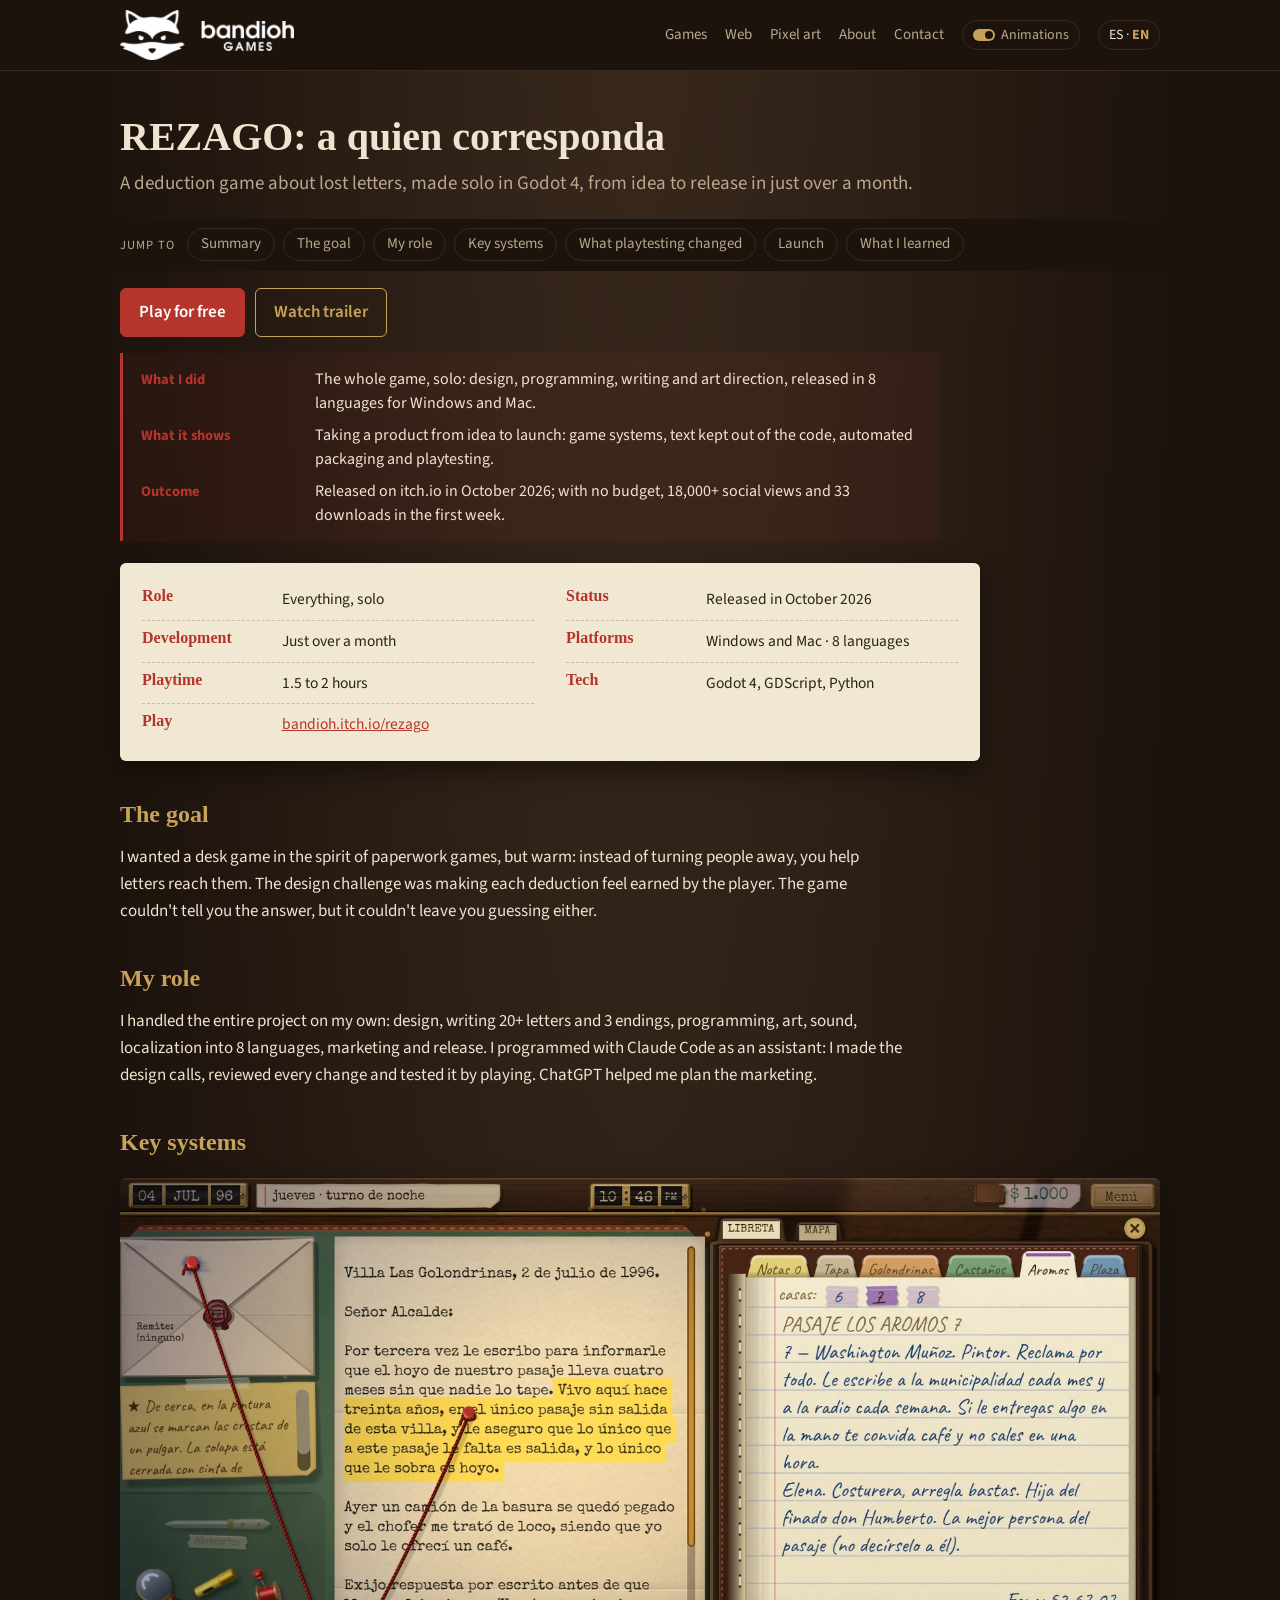
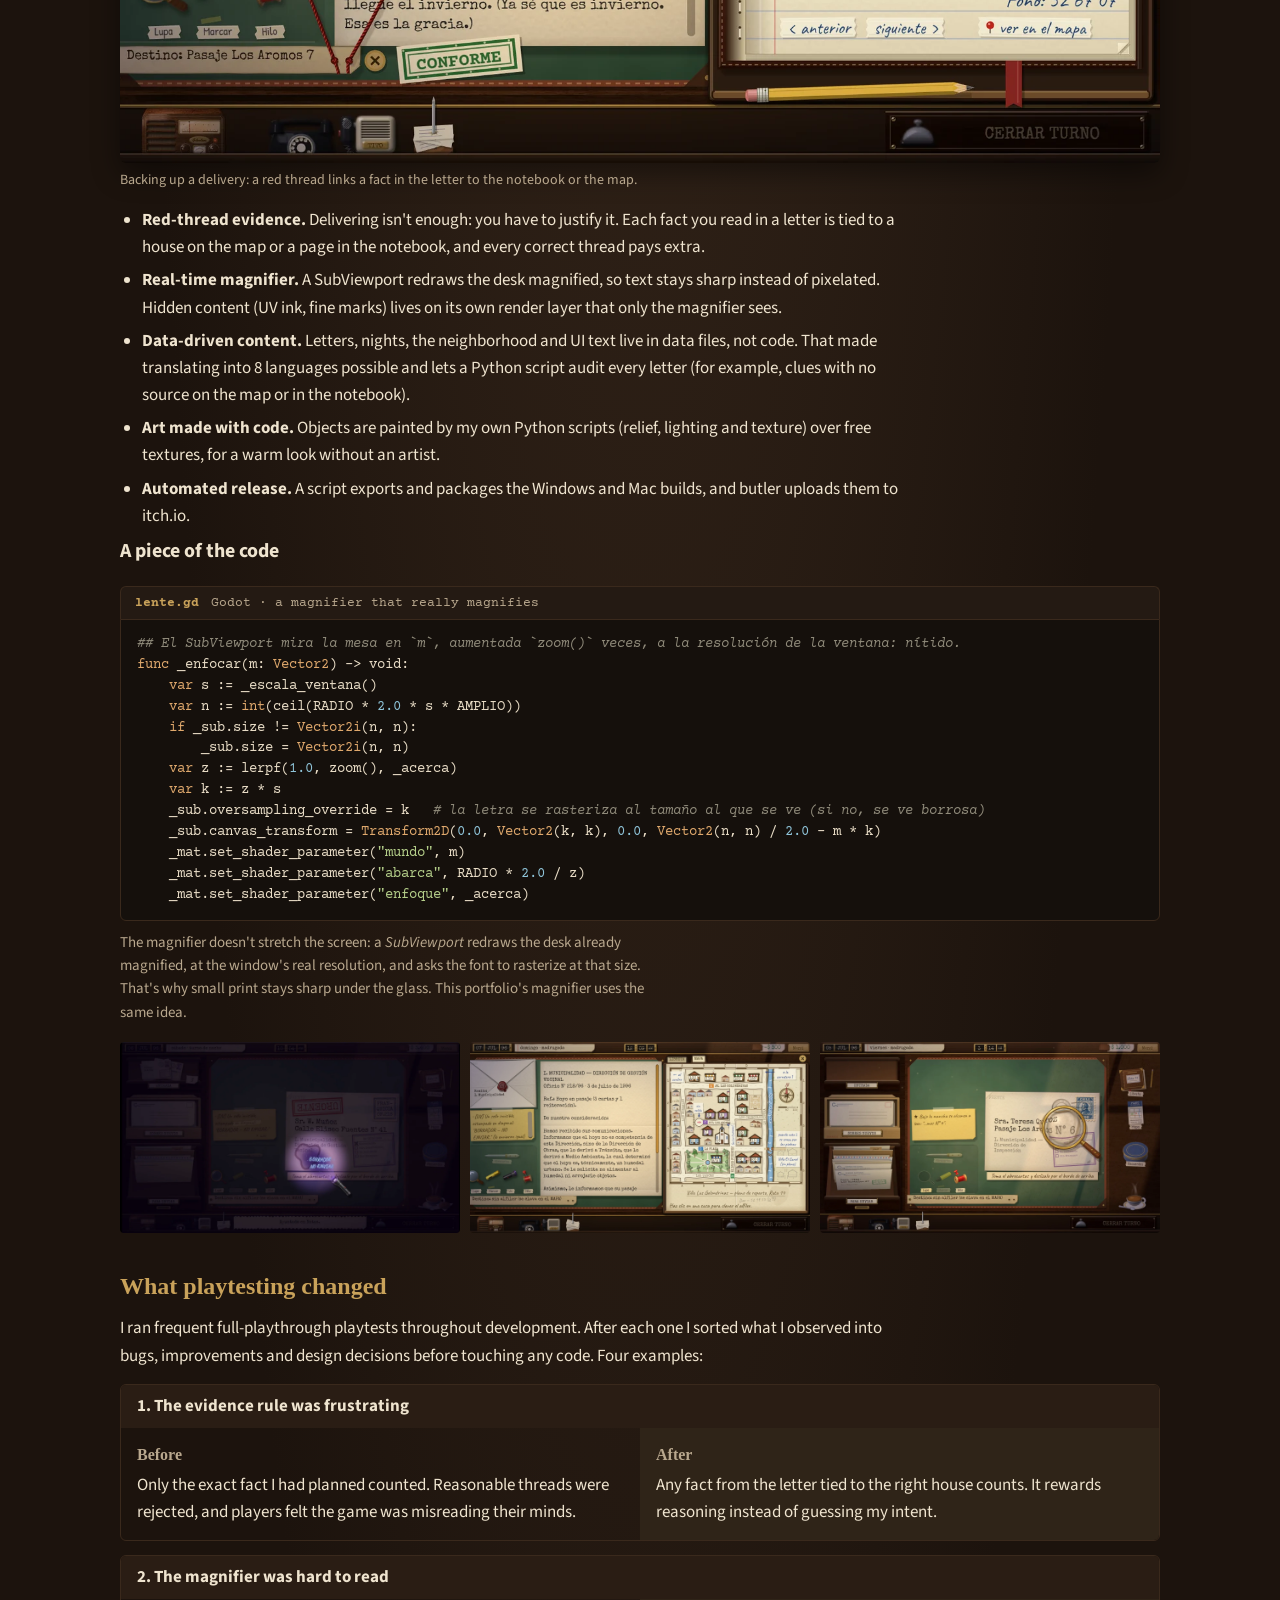
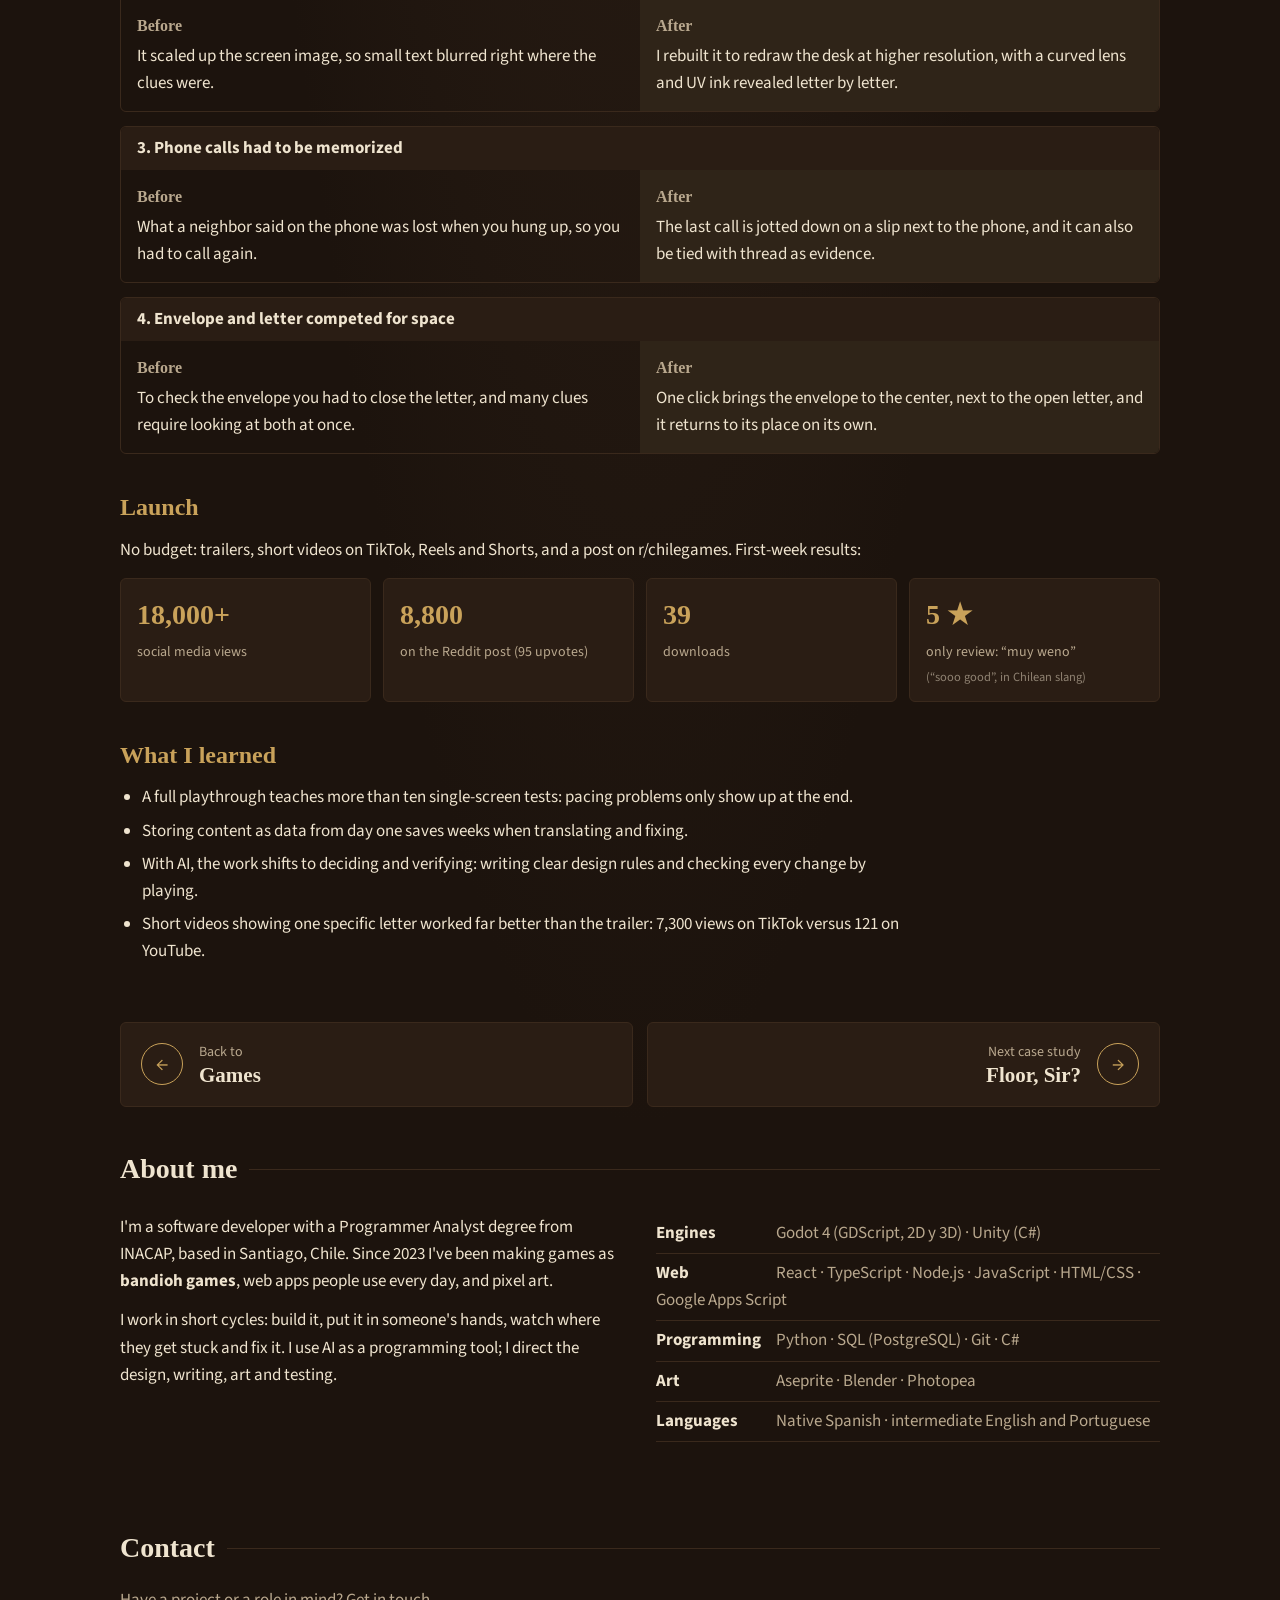
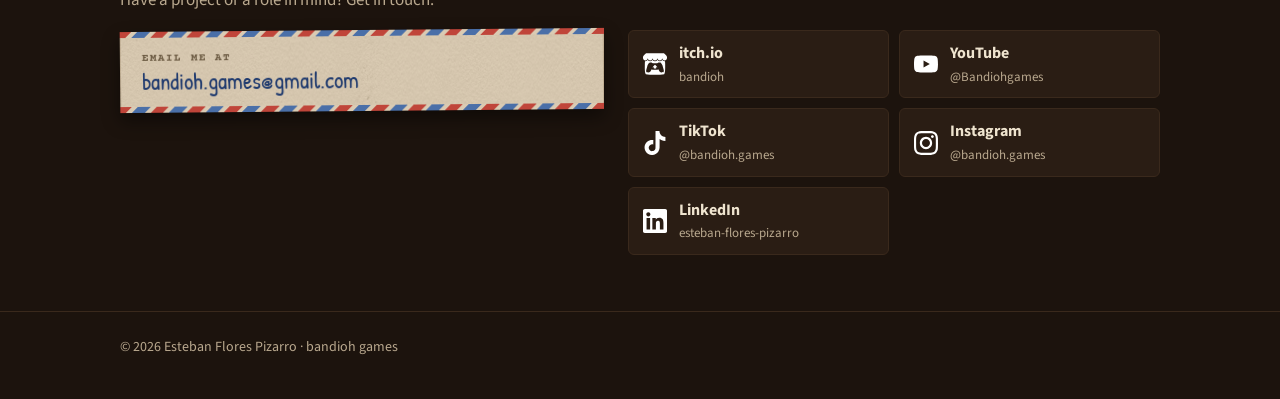
<file: rezago.html>
<!doctype html>
<html lang="es" data-l="es" data-titulo-en="REZAGO · how I made it">
<head>
<meta charset="utf-8">
<meta name="viewport" content="width=device-width, initial-scale=1">
<link rel="canonical" href="https://bandiohgames.github.io/rezago">
<title>REZAGO · cómo lo hice</title>
<meta name="description" content="Caso de estudio de REZAGO: diseño, sistemas, playtests y lanzamiento de un juego de deducción hecho en solitario en Godot." data-en="REZAGO case study: design, systems, playtests and launch of a deduction game made solo in Godot.">
<meta property="og:image" content="https://bandiohgames.github.io/img/rezago_fundamento.webp">
<link rel="icon" type="image/png" sizes="32x32" href="img/icono_32.png">
<link rel="apple-touch-icon" href="img/icono_180.png">
<link rel="preconnect" href="https://fonts.googleapis.com">
<link href="https://fonts.googleapis.com/css2?family=Courier+Prime:wght@400;700&family=Old+Standard+TT:ital,wght@0,400;0,700;1,400&family=Patrick+Hand&family=Source+Sans+3:wght@400;600;700&display=swap" rel="stylesheet">
<link rel="stylesheet" href="estilo.css?v=6171b0f0">
<script src="sitio.js?v=e04ee9ea"></script>
</head>
<body class="area-juegos">

<!--comun:cabecera-->
<header><div class="ancho">
  <a class="marca" href="./"><img class="logo" decoding="async" src="img/marca.png" alt="bandioh games · inicio" data-alt-en="bandioh games · home"></a>
  <nav>
    <a href="juegos" class="activo" aria-current="page"><span lang="es">Juegos</span><span lang="en">Games</span></a>
    <a href="web">Web</a>
    <a href="pixel">Pixel art</a>
    <a href="#sobre"><span lang="es">Sobre mí</span><span lang="en">About</span></a>
    <a href="#contacto"><span lang="es">Contacto</span><span lang="en">Contact</span></a>
  </nav>
  <button class="animaciones" aria-pressed="true" title="Animaciones: sí" data-title-en="Animations: on"><span class="icono-anim" aria-hidden="true"></span><span lang="es">Animaciones</span><span lang="en">Animations</span></button>
  <button class="idioma" aria-label="Cambiar idioma / Change language"><span lang="es"><b>ES</b> · EN</span><span lang="en">ES · <b>EN</b></span></button>
</div></header>
<!--/comun:cabecera-->

<main class="ancho caso" style="padding-top:44px">
<h1 class="mono" style="font-size:40px;line-height:1.1">REZAGO: a quien corresponda</h1>
<p class="bajada" style="color:var(--texto-tenue);font-size:19px;margin:10px 0 20px">
  <span lang="es">Un juego de deducción sobre cartas perdidas, hecho en solitario en Godot 4, de la idea al lanzamiento en poco más de un mes.</span>
  <span lang="en">A deduction game about lost letters, made solo in Godot 4, from idea to release in just over a month.</span>
</p>
<div class="botones">
  <a class="boton lleno" href="https://bandioh.itch.io/rezago" target="_blank" rel="noopener"><span lang="es">Jugar gratis</span><span lang="en">Play for free</span></a>
  <a class="boton" href="https://www.youtube.com/watch?v=wJkrWOI4L6o" target="_blank" rel="noopener"><span lang="es">Ver tráiler</span><span lang="en">Watch trailer</span></a>
</div>

<dl class="resumen-caso" aria-label="Resumen" data-aria-label-en="Summary">
  <div><dt><span lang="es">Qué hice</span><span lang="en">What I did</span></dt><dd><span lang="es">Todo el juego, en solitario: diseño, programación, escritura y dirección de arte, publicado en 8 idiomas para Windows y Mac.</span><span lang="en">The whole game, solo: design, programming, writing and art direction, released in 8 languages for Windows and Mac.</span></dd></div>
  <div><dt><span lang="es">Qué demuestra</span><span lang="en">What it shows</span></dt><dd><span lang="es">Llevar un producto de la idea al lanzamiento: sistemas de juego, textos separados del código, empaquetado automático y pruebas con jugadores.</span><span lang="en">Taking a product from idea to launch: game systems, text kept out of the code, automated packaging and playtesting.</span></dd></div>
  <div><dt><span lang="es">Resultado</span><span lang="en">Outcome</span></dt><dd><span lang="es">Publicado en itch.io en octubre de 2026; sin presupuesto, más de 18.000 vistas en redes y 33 descargas la primera semana.</span><span lang="en">Released on itch.io in October 2026; with no budget, 18,000+ social views and 33 downloads in the first week.</span></dd></div>
</dl>
<dl class="ficha-tecnica">
  <div><dt><span lang="es">Rol</span><span lang="en">Role</span></dt><dd><span lang="es">Todo, en solitario</span><span lang="en">Everything, solo</span></dd></div>
  <div><dt><span lang="es">Estado</span><span lang="en">Status</span></dt><dd><span lang="es">Publicado en octubre de 2026</span><span lang="en">Released in October 2026</span></dd></div>
  <div><dt><span lang="es">Desarrollo</span><span lang="en">Development</span></dt><dd><span lang="es">Poco más de un mes</span><span lang="en">Just over a month</span></dd></div>
  <div><dt><span lang="es">Plataformas</span><span lang="en">Platforms</span></dt><dd><span lang="es">Windows y Mac · 8 idiomas</span><span lang="en">Windows and Mac · 8 languages</span></dd></div>
  <div><dt><span lang="es">Duración</span><span lang="en">Playtime</span></dt><dd><span lang="es">1,5 a 2 horas</span><span lang="en">1.5 to 2 hours</span></dd></div>
  <div><dt><span lang="es">Tecnología</span><span lang="en">Tech</span></dt><dd>Godot 4, GDScript, Python</dd></div>
  <div><dt><span lang="es">Jugar</span><span lang="en">Play</span></dt><dd><a href="https://bandioh.itch.io/rezago" target="_blank" rel="noopener">bandioh.itch.io/rezago</a></dd></div>
</dl>

<h2><span lang="es">El objetivo</span><span lang="en">The goal</span></h2>
<p lang="es">Quería un juego de escritorio en la línea de los juegos de papeleo, pero cálido: en vez de rechazar gente, ayudas a que las cartas lleguen. El reto de diseño era que deducir se sintiera propio. El juego no podía decirte la respuesta, pero tampoco podía dejarte adivinando.</p>
<p lang="en">I wanted a desk game in the spirit of paperwork games, but warm: instead of turning people away, you help letters reach them. The design challenge was making each deduction feel earned by the player. The game couldn't tell you the answer, but it couldn't leave you guessing either.</p>

<h2><span lang="es">Mi rol</span><span lang="en">My role</span></h2>
<p lang="es">Todo, en solitario: diseño, guion de más de 20 cartas y 3 finales, programación, arte, sonido, localización a 8 idiomas, marketing y publicación. Programé con Claude Code como asistente: yo decidía el diseño, revisaba cada cambio y lo probaba jugando. ChatGPT me ayudó a planear la difusión.</p>
<p lang="en">I handled the entire project on my own: design, writing 20+ letters and 3 endings, programming, art, sound, localization into 8 languages, marketing and release. I programmed with Claude Code as an assistant: I made the design calls, reviewed every change and tested it by playing. ChatGPT helped me plan the marketing.</p>

<h2><span lang="es">Sistemas destacados</span><span lang="en">Key systems</span></h2>
<figure class="figura"><img decoding="async" width="1600" height="900" src="img/rezago_fundamento.webp" alt=""><figcaption lang="es">El fundamento: un hilo rojo une un dato de la carta con la libreta o el mapa.</figcaption><figcaption lang="en">Backing up a delivery: a red thread links a fact in the letter to the notebook or the map.</figcaption></figure>
<ul lang="es">
  <li><b>Fundamento con hilo rojo.</b> Entregar no basta: tienes que justificar. Cada dato que lees en la carta se ata a una casa del mapa o a una página de la libreta, y cada hilo bien puesto paga extra.</li>
  <li><b>Lupa en tiempo real.</b> Un SubViewport vuelve a dibujar la mesa aumentada, así el texto se ve nítido y no pixelado. Lo escondido (tinta UV, marcas finas) vive en una capa de render propia que solo ve la lupa.</li>
  <li><b>Contenido en datos.</b> Cartas, noches, barrio y textos de interfaz están en archivos de datos, no en el código. Eso permitió traducir a 8 idiomas y que un script de Python audite cada carta (por ejemplo, pistas sin origen en el mapa o la libreta).</li>
  <li><b>Arte hecho por código.</b> Los objetos están pintados con scripts propios de Python (relieve, luz y textura) sobre texturas libres, para lograr un acabado cálido sin artista.</li>
  <li><b>Publicación automatizada.</b> Un script exporta y empaqueta las builds de Windows y Mac, y butler las sube a itch.io.</li>
</ul>
<ul lang="en">
  <li><b>Red-thread evidence.</b> Delivering isn't enough: you have to justify it. Each fact you read in a letter is tied to a house on the map or a page in the notebook, and every correct thread pays extra.</li>
  <li><b>Real-time magnifier.</b> A SubViewport redraws the desk magnified, so text stays sharp instead of pixelated. Hidden content (UV ink, fine marks) lives on its own render layer that only the magnifier sees.</li>
  <li><b>Data-driven content.</b> Letters, nights, the neighborhood and UI text live in data files, not code. That made translating into 8 languages possible and lets a Python script audit every letter (for example, clues with no source on the map or in the notebook).</li>
  <li><b>Art made with code.</b> Objects are painted by my own Python scripts (relief, lighting and texture) over free textures, for a warm look without an artist.</li>
  <li><b>Automated release.</b> A script exports and packages the Windows and Mac builds, and butler uploads them to itch.io.</li>
</ul>
<h3 class="subtitulo"><span lang="es">Un fragmento del código</span><span lang="en">A piece of the code</span></h3>
<figure class="codigo">
  <div class="codigo-barra"><b>lente.gd</b><span lang="es">Godot · la lupa que aumenta de verdad</span><span lang="en">Godot · a magnifier that really magnifies</span></div>
  <pre><code><span class="c">## El SubViewport mira la mesa en `m`, aumentada `zoom()` veces, a la resolución de la ventana: nítido.</span>
<span class="k">func</span> _enfocar(m: <span class="k">Vector2</span>) -&gt; void:
    <span class="k">var</span> s := _escala_ventana()
    <span class="k">var</span> n := <span class="k">int</span>(ceil(RADIO * <span class="n">2.0</span> * s * AMPLIO))
    <span class="k">if</span> _sub.size != <span class="k">Vector2i</span>(n, n):
        _sub.size = <span class="k">Vector2i</span>(n, n)
    <span class="k">var</span> z := lerpf(<span class="n">1.0</span>, zoom(), _acerca)
    <span class="k">var</span> k := z * s
    _sub.oversampling_override = k   <span class="c"># la letra se rasteriza al tamaño al que se ve (si no, se ve borrosa)</span>
    _sub.canvas_transform = <span class="k">Transform2D</span>(<span class="n">0.0</span>, <span class="k">Vector2</span>(k, k), <span class="n">0.0</span>, <span class="k">Vector2</span>(n, n) / <span class="n">2.0</span> - m * k)
    _mat.set_shader_parameter(<span class="s">"mundo"</span>, m)
    _mat.set_shader_parameter(<span class="s">"abarca"</span>, RADIO * <span class="n">2.0</span> / z)
    _mat.set_shader_parameter(<span class="s">"enfoque"</span>, _acerca)</code></pre>
  <figcaption lang="es">La lupa no estira la pantalla: un <i>SubViewport</i> vuelve a dibujar la mesa ya aumentada y a la resolución real de la ventana, y le pide a la tipografía que se rasterice a ese tamaño. Por eso la letra chica se lee nítida bajo el cristal. La lupa de este portafolio usa la misma idea.</figcaption>
  <figcaption lang="en">The magnifier doesn't stretch the screen: a <i>SubViewport</i> redraws the desk already magnified, at the window's real resolution, and asks the font to rasterize at that size. That's why small print stays sharp under the glass. This portfolio's magnifier uses the same idea.</figcaption>
</figure>
<div class="galeria">
  <img decoding="async" width="1600" height="900" src="img/rezago_uv.webp" alt="" loading="lazy"><img decoding="async" width="1600" height="900" src="img/rezago_mapa.webp" alt="" loading="lazy"><img decoding="async" width="1600" height="900" src="img/rezago_sellos.webp" alt="" loading="lazy">
</div>

<h2><span lang="es">Qué cambió con los playtests</span><span lang="en">What playtesting changed</span></h2>
<p lang="es">Hice playtests frecuentes de partidas completas durante todo el desarrollo. Después de cada una ordené lo observado en bugs, mejoras y decisiones de diseño antes de tocar código. Cuatro ejemplos:</p>
<p lang="en">I ran frequent full-playthrough playtests throughout development. After each one I sorted what I observed into bugs, improvements and design decisions before touching any code. Four examples:</p>

<div class="antes-despues">
  <div class="titulo-cambio"><span lang="es">1. La regla del fundamento frustraba</span><span lang="en">1. The evidence rule was frustrating</span></div>
  <div><h4><span lang="es">Antes</span><span lang="en">Before</span></h4><span lang="es">Solo valía el dato exacto que yo había previsto. Hilos razonables se rechazaban y el jugador sentía que el juego le leía la mente mal.</span><span lang="en">Only the exact fact I had planned counted. Reasonable threads were rejected, and players felt the game was misreading their minds.</span></div>
  <div><h4><span lang="es">Después</span><span lang="en">After</span></h4><span lang="es">Vale cualquier dato de la carta unido a la casa correcta. Se premia el razonamiento, no adivinar mi intención.</span><span lang="en">Any fact from the letter tied to the right house counts. It rewards reasoning instead of guessing my intent.</span></div>
</div>
<div class="antes-despues">
  <div class="titulo-cambio"><span lang="es">2. La lupa no se leía bien</span><span lang="en">2. The magnifier was hard to read</span></div>
  <div><h4><span lang="es">Antes</span><span lang="en">Before</span></h4><span lang="es">Ampliaba la imagen de la pantalla, así que la letra chica se veía borrosa justo donde estaban las pistas.</span><span lang="en">It scaled up the screen image, so small text blurred right where the clues were.</span></div>
  <div><h4><span lang="es">Después</span><span lang="en">After</span></h4><span lang="es">La rehice para que dibuje la mesa de nuevo a mayor resolución, con vidrio abombado y revelado de la tinta UV letra por letra.</span><span lang="en">I rebuilt it to redraw the desk at higher resolution, with a curved lens and UV ink revealed letter by letter.</span></div>
</div>
<div class="antes-despues">
  <div class="titulo-cambio"><span lang="es">3. Había que memorizar las llamadas</span><span lang="en">3. Phone calls had to be memorized</span></div>
  <div><h4><span lang="es">Antes</span><span lang="en">Before</span></h4><span lang="es">Lo que decía un vecino por teléfono se perdía al colgar, y había que volver a llamar.</span><span lang="en">What a neighbor said on the phone was lost when you hung up, so you had to call again.</span></div>
  <div><h4><span lang="es">Después</span><span lang="en">After</span></h4><span lang="es">La última llamada queda anotada en un papelito junto al teléfono, y también se puede atar con hilo como prueba.</span><span lang="en">The last call is jotted down on a slip next to the phone, and it can also be tied with thread as evidence.</span></div>
</div>
<div class="antes-despues">
  <div class="titulo-cambio"><span lang="es">4. El sobre y la carta competían</span><span lang="en">4. Envelope and letter competed for space</span></div>
  <div><h4><span lang="es">Antes</span><span lang="en">Before</span></h4><span lang="es">Para revisar el sobre había que cerrar la carta, y muchas pistas exigen mirar los dos a la vez.</span><span lang="en">To check the envelope you had to close the letter, and many clues require looking at both at once.</span></div>
  <div><h4><span lang="es">Después</span><span lang="en">After</span></h4><span lang="es">Un clic trae el sobre al centro, al lado de la carta abierta, y vuelve solo a su lugar.</span><span lang="en">One click brings the envelope to the center, next to the open letter, and it returns to its place on its own.</span></div>
</div>

<h2><span lang="es">Lanzamiento</span><span lang="en">Launch</span></h2>
<p lang="es">Sin presupuesto: tráilers, videos cortos en TikTok, Reels y Shorts, y un post en r/chilegames. Resultados de la primera semana:</p>
<p lang="en">No budget: trailers, short videos on TikTok, Reels and Shorts, and a post on r/chilegames. First-week results:</p>
<div class="cifras" style="margin:14px 0 0">
  <div class="cifra"><b><span lang="es">18.000+</span><span lang="en">18,000+</span></b><span lang="es">visualizaciones en redes</span><span lang="en">social media views</span></div>
  <div class="cifra"><b><span lang="es">8.800</span><span lang="en">8,800</span></b><span lang="es">en el post de Reddit (95 votos)</span><span lang="en">on the Reddit post (95 upvotes)</span></div>
  <div class="cifra"><b data-itch="rezago" data-campo="descargas">33</b><span lang="es">descargas</span><span lang="en">downloads</span></div>
  <div class="cifra"><b>5 ★</b><span lang="es">única reseña: «muy weno»</span><span lang="en">only review: “muy weno”<small class="traduccion">(“sooo good”, in Chilean slang)</small></span></div>
</div>

<h2><span lang="es">Qué aprendí</span><span lang="en">What I learned</span></h2>
<ul lang="es">
  <li>Probar una partida completa enseña más que diez pruebas de una pantalla: los problemas de ritmo solo aparecen al final.</li>
  <li>Guardar el contenido como datos desde el día uno ahorra semanas al traducir y al corregir.</li>
  <li>Con IA, el trabajo se mueve a decidir y verificar: escribir buenas reglas de diseño y comprobar cada cambio jugando.</li>
  <li>Los videos cortos que muestran una carta concreta funcionaron mucho mejor que el tráiler: 7.300 visualizaciones en TikTok contra 121 en YouTube.</li>
</ul>
<ul lang="en">
  <li>A full playthrough teaches more than ten single-screen tests: pacing problems only show up at the end.</li>
  <li>Storing content as data from day one saves weeks when translating and fixing.</li>
  <li>With AI, the work shifts to deciding and verifying: writing clear design rules and checking every change by playing.</li>
  <li>Short videos showing one specific letter worked far better than the trailer: 7,300 views on TikTok versus 121 on YouTube.</li>
</ul>

<nav class="navegar-caso" aria-label="Más proyectos" data-aria-label-en="More projects">
  <a class="volver" href="juegos"><span class="flecha" aria-hidden="true">←</span><span><small lang="es">Volver a</small><small lang="en">Back to</small><b lang="es">Juegos</b><b lang="en">Games</b></span></a>
  <a class="siguiente" href="floor"><span><small lang="es">Siguiente caso</small><small lang="en">Next case study</small><b>Floor, Sir?</b></span><span class="flecha" aria-hidden="true">→</span></a>
</nav>
</main>
<div class="ancho">
<!--comun:sobre-->
<section id="sobre">
  <h2 class="titulo"><span lang="es">Sobre mí</span><span lang="en">About me</span></h2>
  <div class="sobre">
    <div>
      <p lang="es">Soy Analista Programador titulado de INACAP y vivo en Santiago de Chile. Hago videojuegos como <b>bandioh games</b>, aplicaciones web que la gente usa a diario y pixel art desde 2023.</p>
      <p lang="en">I'm a software developer with a Programmer Analyst degree from INACAP, based in Santiago, Chile. Since 2023 I've been making games as <b>bandioh games</b>, web apps people use every day, and pixel art.</p>
      <p lang="es">Trabajo en ciclos cortos: construir, ponerlo en manos de alguien, mirar dónde se traba y corregir. Uso IA como herramienta de programación; el diseño, la escritura, el arte y las pruebas los dirijo yo.</p>
      <p lang="en">I work in short cycles: build it, put it in someone's hands, watch where they get stuck and fix it. I use AI as a programming tool; I direct the design, writing, art and testing.</p>
    </div>
    <div class="habilidades">
      <div><b lang="es">Motores</b><b lang="en">Engines</b><span>Godot 4 (GDScript, 2D y 3D) · Unity (C#)</span></div>
      <div><b>Web</b><span>React · TypeScript · Node.js · JavaScript · HTML/CSS · Google Apps Script</span></div>
      <div><b lang="es">Programación</b><b lang="en">Programming</b><span>Python · SQL (PostgreSQL) · Git · C#</span></div>
      <div><b lang="es">Arte</b><b lang="en">Art</b><span>Aseprite · Blender · Photopea</span></div>
      <div><b lang="es">Idiomas</b><b lang="en">Languages</b><span lang="es">Español nativo · inglés y portugués intermedio</span><span lang="en">Native Spanish · intermediate English and Portuguese</span></div>
    </div>
  </div>
</section>
<!--/comun:sobre-->

<!--comun:contacto-->
<section id="contacto">
  <h2 class="titulo"><span lang="es">Contacto</span><span lang="en">Contact</span></h2>
  <p class="contacto-intro" lang="es">¿Tienes un proyecto o un puesto en mente? Escríbeme.</p>
  <p class="contacto-intro" lang="en">Have a project or a role in mind? Get in touch.</p>
  <div class="contacto">
    <div class="correos">
      <a class="sobre-correo aereo" href="mailto:bandioh.games@gmail.com"><small><span lang="es">Escríbeme a</span><span lang="en">Email me at</span></small><b>bandioh.games@gmail.com</b></a>
    </div>
    <div class="redes">
      <a class="red" href="https://bandioh.itch.io" target="_blank" rel="noopener"><svg viewBox="0 0 24 24" aria-hidden="true"><path fill="currentColor" d="M3.13 1.338C2.08 1.96.02 4.328 0 4.95v1.03c0 1.303 1.22 2.45 2.325 2.45 1.33 0 2.436-1.102 2.436-2.41 0 1.308 1.07 2.41 2.4 2.41 1.328 0 2.362-1.102 2.362-2.41 0 1.308 1.137 2.41 2.466 2.41h.024c1.33 0 2.466-1.102 2.466-2.41 0 1.308 1.034 2.41 2.363 2.41 1.33 0 2.4-1.102 2.4-2.41 0 1.308 1.106 2.41 2.435 2.41C22.78 8.43 24 7.282 24 5.98V4.95c-.02-.62-2.082-2.99-3.13-3.612-3.253-.114-5.508-.134-8.87-.133-3.362 0-7.945.053-8.87.133zm6.376 6.477a2.74 2.74 0 0 1-.468.602c-.5.49-1.19.795-1.947.795a2.786 2.786 0 0 1-1.95-.795c-.182-.178-.32-.37-.446-.59-.127.222-.303.412-.486.59a2.788 2.788 0 0 1-1.95.795c-.092 0-.187-.025-.264-.052-.107 1.113-.152 2.176-.168 2.95v.005l-.006 1.167c.02 2.334-.23 7.564 1.03 8.85 1.952.454 5.545.662 9.15.663 3.605 0 7.198-.21 9.15-.664 1.26-1.284 1.01-6.514 1.03-8.848l-.006-1.167v-.004c-.016-.775-.06-1.838-.168-2.95-.077.026-.172.052-.263.052a2.788 2.788 0 0 1-1.95-.795c-.184-.178-.36-.368-.486-.59-.127.22-.265.412-.447.59a2.786 2.786 0 0 1-1.95.794c-.76 0-1.446-.303-1.948-.793a2.74 2.74 0 0 1-.468-.602 2.738 2.738 0 0 1-.463.602 2.787 2.787 0 0 1-1.95.794h-.16a2.787 2.787 0 0 1-1.95-.793 2.738 2.738 0 0 1-.464-.602zm-2.004 2.59v.002c.795.002 1.5 0 2.373.953.687-.072 1.406-.108 2.125-.107.72 0 1.438.035 2.125.107.873-.953 1.578-.95 2.372-.953.376 0 1.876 0 2.92 2.934l1.123 4.028c.832 2.995-.266 3.068-1.636 3.07-2.03-.075-3.156-1.55-3.156-3.025-1.124.184-2.436.276-3.748.277-1.312 0-2.624-.093-3.748-.277 0 1.475-1.125 2.95-3.156 3.026-1.37-.004-2.468-.077-1.636-3.072l1.122-4.027c1.045-2.934 2.545-2.934 2.92-2.934zM12 12.714c-.002.002-2.14 1.964-2.523 2.662l1.4-.056v1.22c0 .056.56.033 1.123.007.562.026 1.124.05 1.124-.008v-1.22l1.4.055C14.138 14.677 12 12.713 12 12.713z"/></svg><span><b>itch.io</b><small>bandioh</small></span></a>
      <a class="red" href="https://www.youtube.com/@Bandiohgames" target="_blank" rel="noopener"><svg viewBox="0 0 24 24" aria-hidden="true"><path fill="currentColor" d="M23.498 6.186a3.016 3.016 0 0 0-2.122-2.136C19.505 3.545 12 3.545 12 3.545s-7.505 0-9.377.505A3.017 3.017 0 0 0 .502 6.186C0 8.07 0 12 0 12s0 3.93.502 5.814a3.016 3.016 0 0 0 2.122 2.136c1.871.505 9.376.505 9.376.505s7.505 0 9.377-.505a3.015 3.015 0 0 0 2.122-2.136C24 15.93 24 12 24 12s0-3.93-.502-5.814zM9.545 15.568V8.432L15.818 12l-6.273 3.568z"/></svg><span><b>YouTube</b><small>@Bandiohgames</small></span></a>
      <a class="red" href="https://www.tiktok.com/@bandioh.games" target="_blank" rel="noopener"><svg viewBox="0 0 24 24" aria-hidden="true"><path fill="currentColor" d="M12.525.02c1.31-.02 2.61-.01 3.91-.02.08 1.53.63 3.09 1.75 4.17 1.12 1.11 2.7 1.62 4.24 1.79v4.03c-1.44-.05-2.89-.35-4.2-.97-.57-.26-1.1-.59-1.62-.93-.01 2.92.01 5.84-.02 8.75-.08 1.4-.54 2.79-1.35 3.94-1.31 1.92-3.58 3.17-5.91 3.21-1.43.08-2.86-.31-4.08-1.03-2.02-1.19-3.44-3.37-3.65-5.71-.02-.5-.03-1-.01-1.49.18-1.9 1.12-3.72 2.58-4.96 1.66-1.44 3.98-2.13 6.15-1.72.02 1.48-.04 2.96-.04 4.44-.99-.32-2.15-.23-3.02.37-.63.41-1.11 1.04-1.36 1.75-.21.51-.15 1.07-.14 1.61.24 1.64 1.82 3.02 3.5 2.87 1.12-.01 2.19-.66 2.77-1.61.19-.33.4-.67.41-1.06.1-1.79.06-3.57.07-5.36.01-4.03-.01-8.05.02-12.07z"/></svg><span><b>TikTok</b><small>@bandioh.games</small></span></a>
      <a class="red" href="https://www.instagram.com/bandioh.games" target="_blank" rel="noopener"><svg viewBox="0 0 24 24" aria-hidden="true"><path fill="currentColor" d="M12 0C8.74 0 8.333.015 7.053.072 5.775.132 4.905.333 4.14.63c-.789.306-1.459.717-2.126 1.384S.935 3.35.63 4.14C.333 4.905.131 5.775.072 7.053.012 8.333 0 8.74 0 12s.015 3.667.072 4.947c.06 1.277.261 2.148.558 2.913.306.788.717 1.459 1.384 2.126.667.666 1.336 1.079 2.126 1.384.766.296 1.636.499 2.913.558C8.333 23.988 8.74 24 12 24s3.667-.015 4.947-.072c1.277-.06 2.148-.262 2.913-.558.788-.306 1.459-.718 2.126-1.384.666-.667 1.079-1.335 1.384-2.126.296-.765.499-1.636.558-2.913.06-1.28.072-1.687.072-4.947s-.015-3.667-.072-4.947c-.06-1.277-.262-2.149-.558-2.913-.306-.789-.718-1.459-1.384-2.126C21.319 1.347 20.651.935 19.86.63c-.765-.297-1.636-.499-2.913-.558C15.667.012 15.26 0 12 0zm0 2.16c3.203 0 3.585.016 4.85.071 1.17.055 1.805.249 2.227.415.562.217.96.477 1.382.896.419.42.679.819.896 1.381.164.422.36 1.057.413 2.227.057 1.266.07 1.646.07 4.85s-.015 3.585-.074 4.85c-.061 1.17-.256 1.805-.421 2.227-.224.562-.479.96-.899 1.382-.419.419-.824.679-1.38.896-.42.164-1.065.36-2.235.413-1.274.057-1.649.07-4.859.07-3.211 0-3.586-.015-4.859-.074-1.171-.061-1.816-.256-2.236-.421-.569-.224-.96-.479-1.379-.899-.421-.419-.69-.824-.9-1.38-.165-.42-.359-1.065-.42-2.235-.045-1.26-.061-1.649-.061-4.844 0-3.196.016-3.586.061-4.861.061-1.17.255-1.814.42-2.234.21-.57.479-.96.9-1.381.419-.419.81-.689 1.379-.898.42-.166 1.051-.361 2.221-.421 1.275-.045 1.65-.06 4.859-.06l.045.03zm0 3.678c-3.405 0-6.162 2.76-6.162 6.162 0 3.405 2.76 6.162 6.162 6.162 3.405 0 6.162-2.76 6.162-6.162 0-3.405-2.76-6.162-6.162-6.162zM12 16c-2.21 0-4-1.79-4-4s1.79-4 4-4 4 1.79 4 4-1.79 4-4 4zm7.846-10.405c0 .795-.646 1.44-1.44 1.44-.795 0-1.44-.646-1.44-1.44 0-.794.646-1.439 1.44-1.439.793-.001 1.44.645 1.44 1.439z"/></svg><span><b>Instagram</b><small>@bandioh.games</small></span></a>
      <a class="red" href="https://linkedin.com/in/esteban-flores-pizarro" target="_blank" rel="noopener"><svg viewBox="0 0 24 24" aria-hidden="true"><path fill="currentColor" d="M20.447 20.452h-3.554v-5.569c0-1.328-.027-3.037-1.852-3.037-1.853 0-2.136 1.445-2.136 2.939v5.667H9.351V9h3.414v1.561h.046c.477-.9 1.637-1.85 3.37-1.85 3.601 0 4.267 2.37 4.267 5.455v6.286zM5.337 7.433c-1.144 0-2.063-.926-2.063-2.065 0-1.138.92-2.063 2.063-2.063 1.14 0 2.064.925 2.064 2.063 0 1.139-.925 2.065-2.064 2.065zm1.782 13.019H3.555V9h3.564v11.452zM22.225 0H1.771C.792 0 0 .774 0 1.729v20.542C0 23.227.792 24 1.771 24h20.451C23.2 24 24 23.227 24 22.271V1.729C24 .774 23.2 0 22.222 0h.003z"/></svg><span><b>LinkedIn</b><small>esteban-flores-pizarro</small></span></a>
    </div>
  </div>
</section>
<!--/comun:contacto-->
</div>


<!--comun:pie-->
<footer><div class="ancho">© 2026 Esteban Flores Pizarro · bandioh games</div></footer>
<!--/comun:pie-->
<div id="visor"><img decoding="async" alt=""></div>
</body>
</html>
</file>
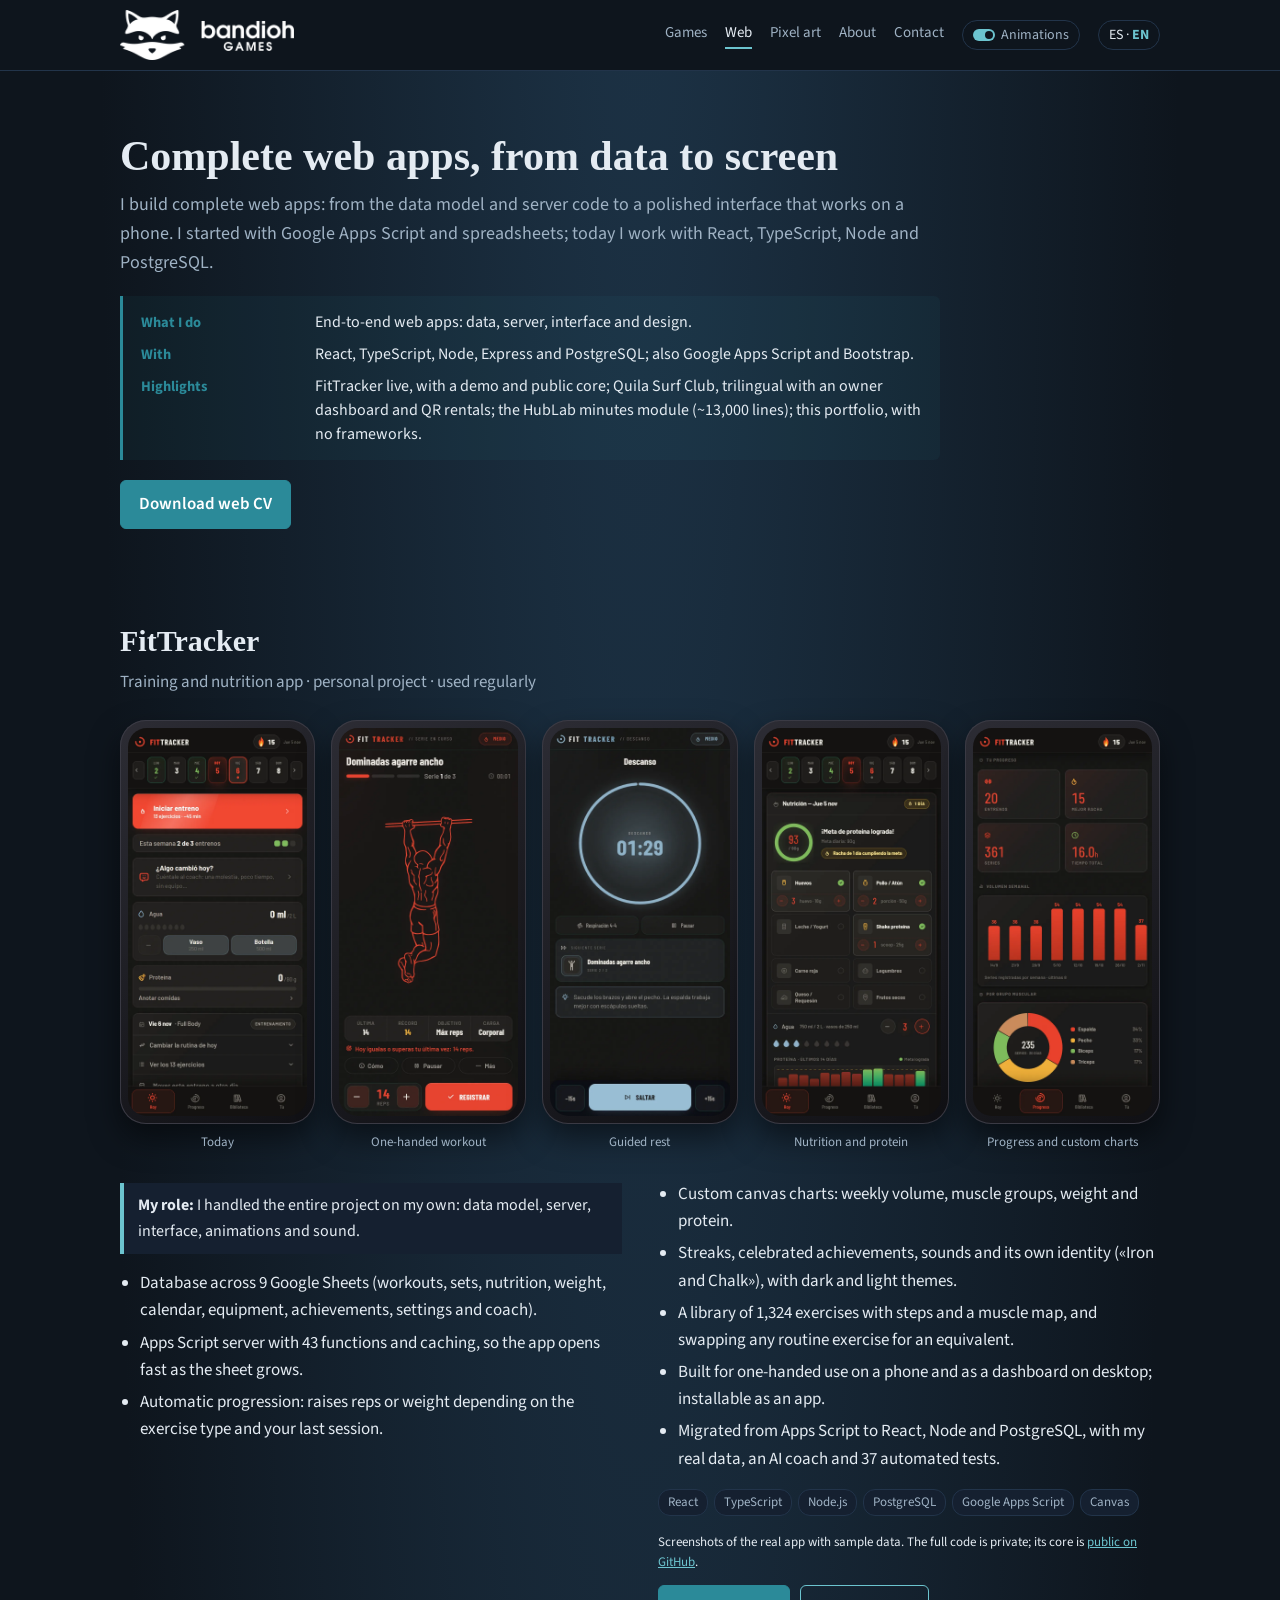
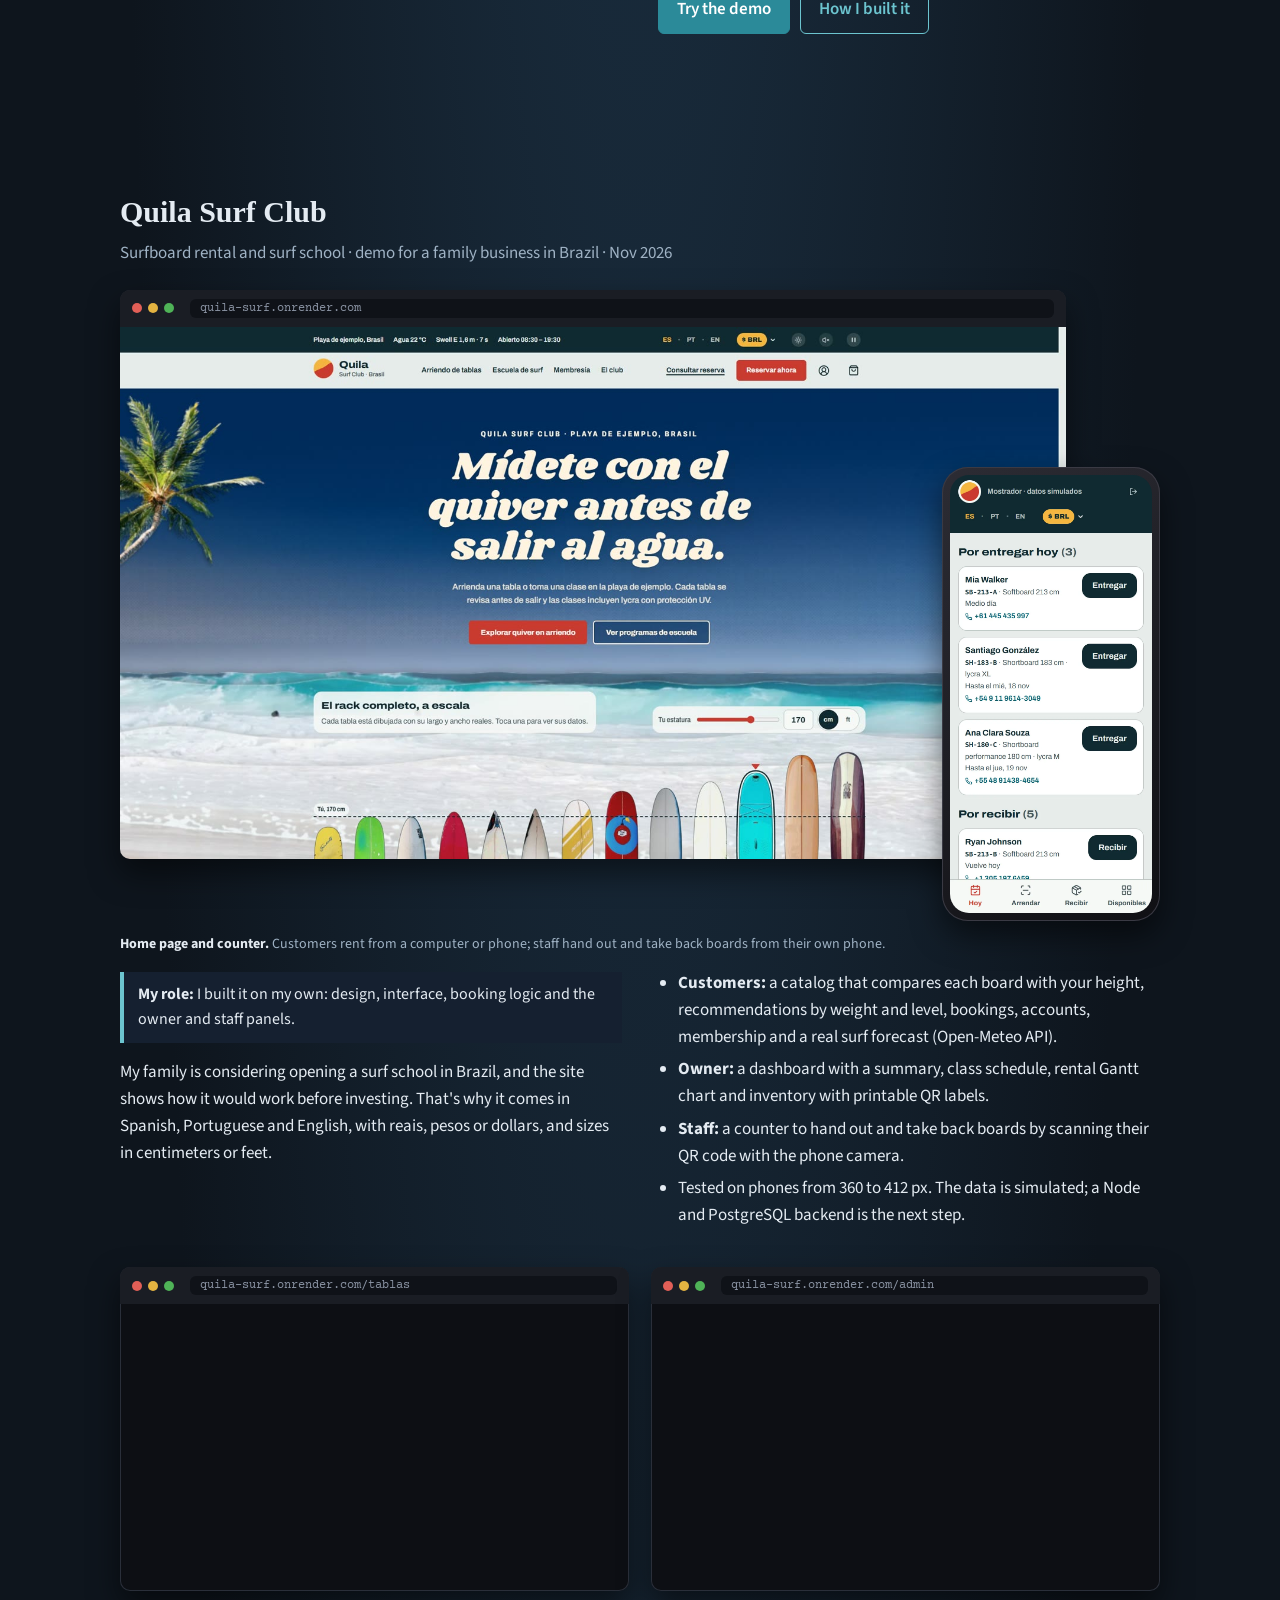
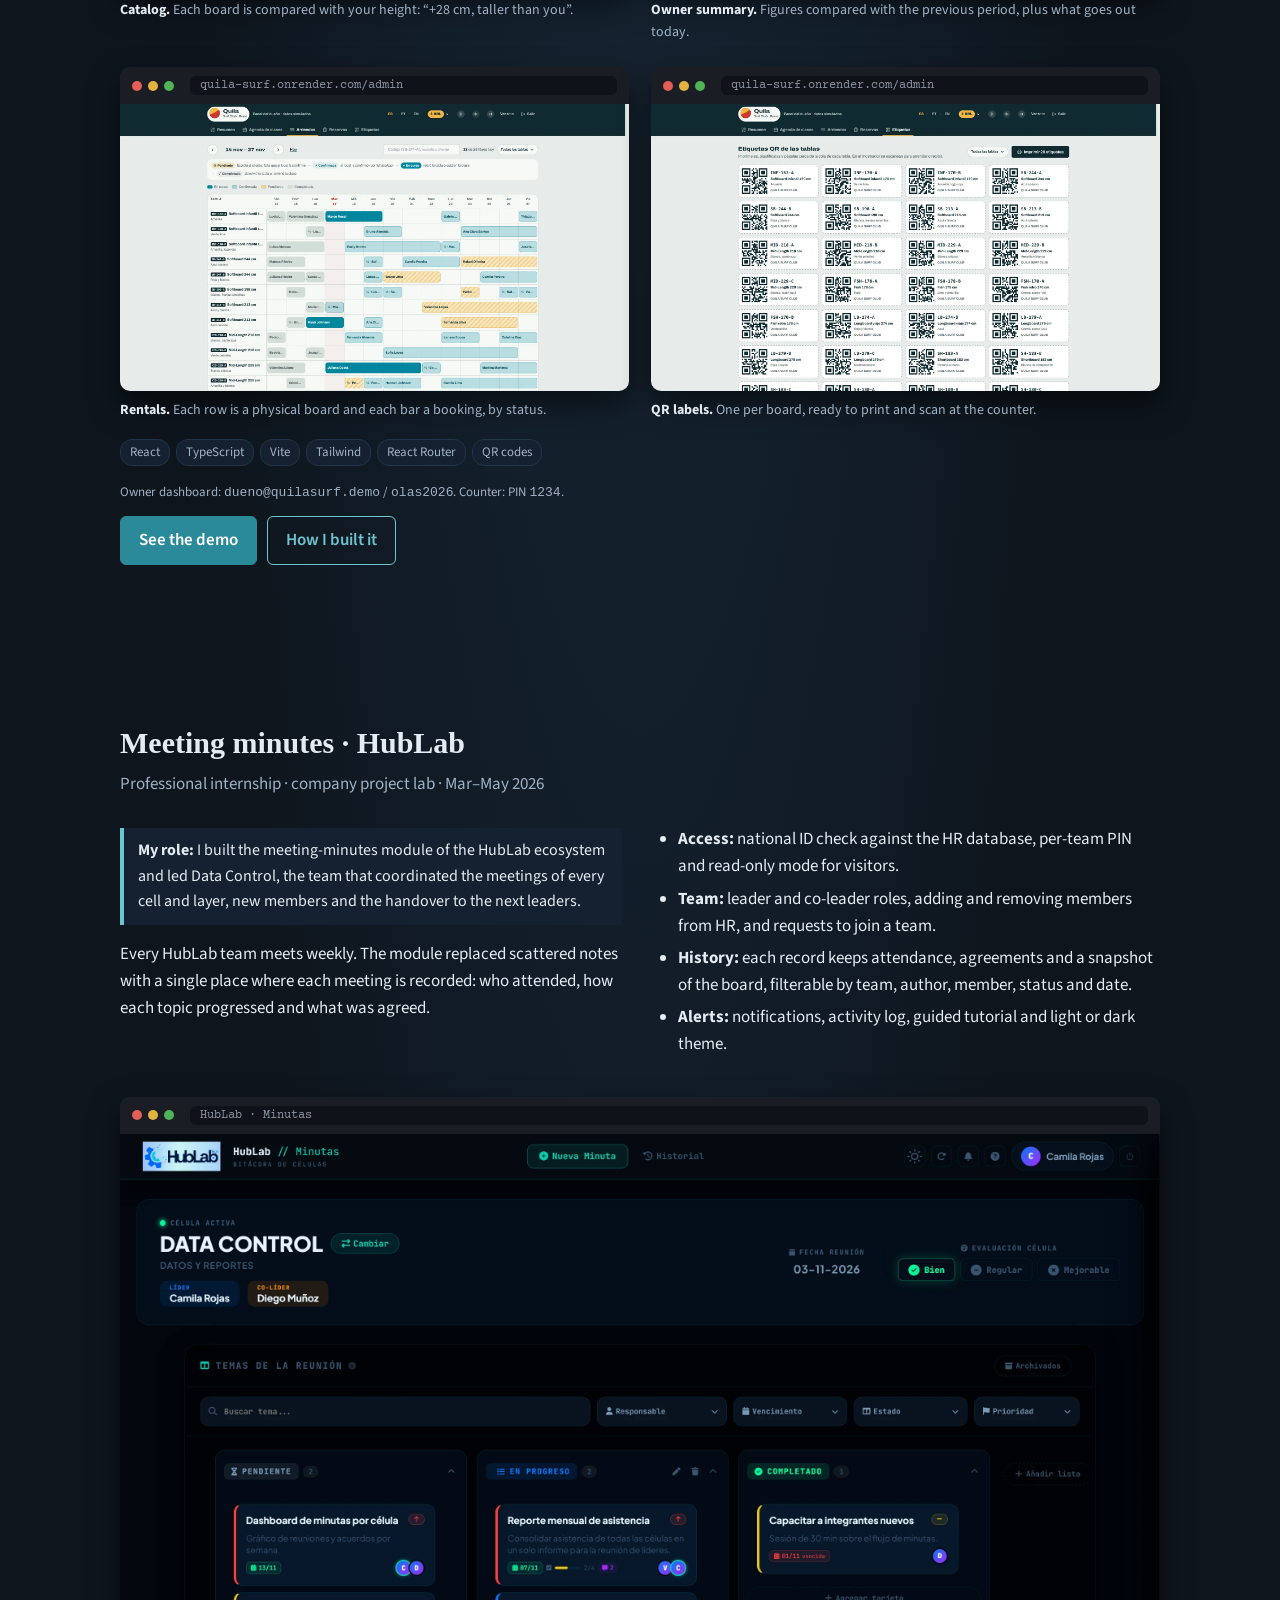
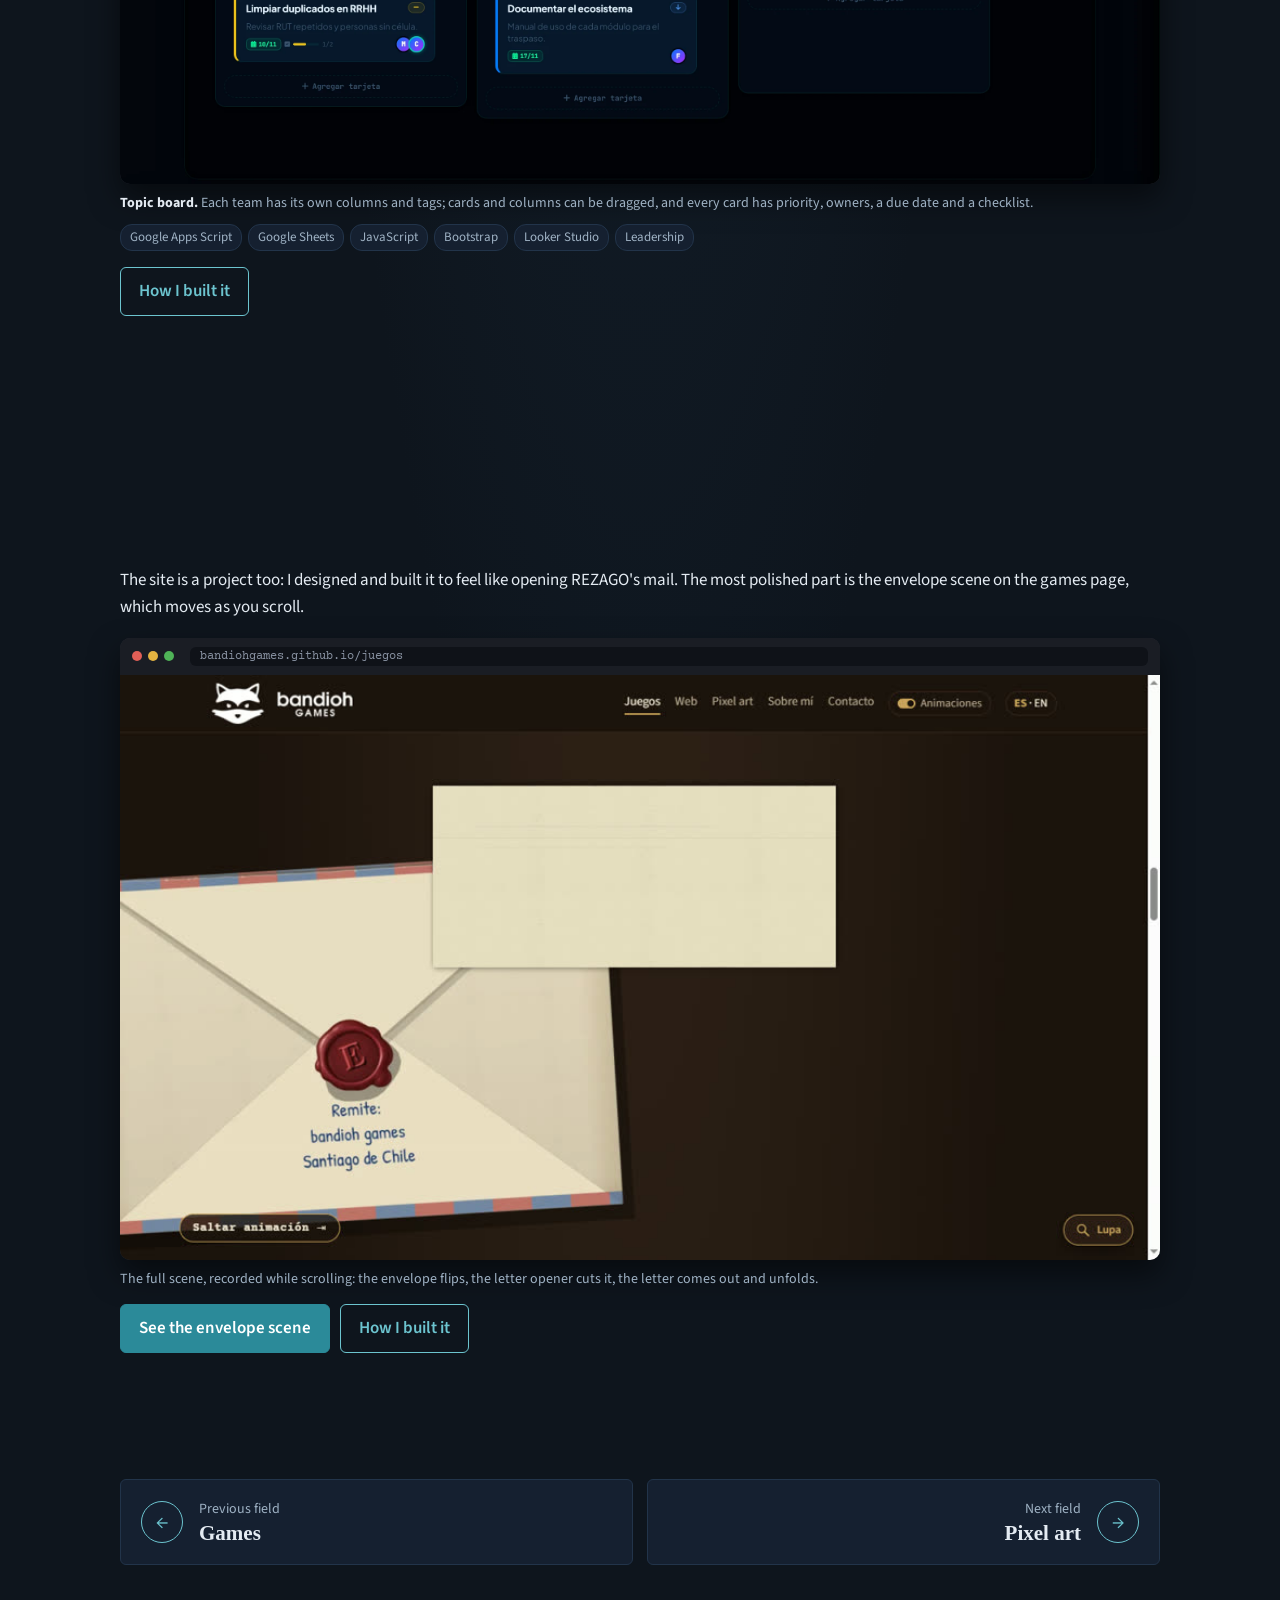
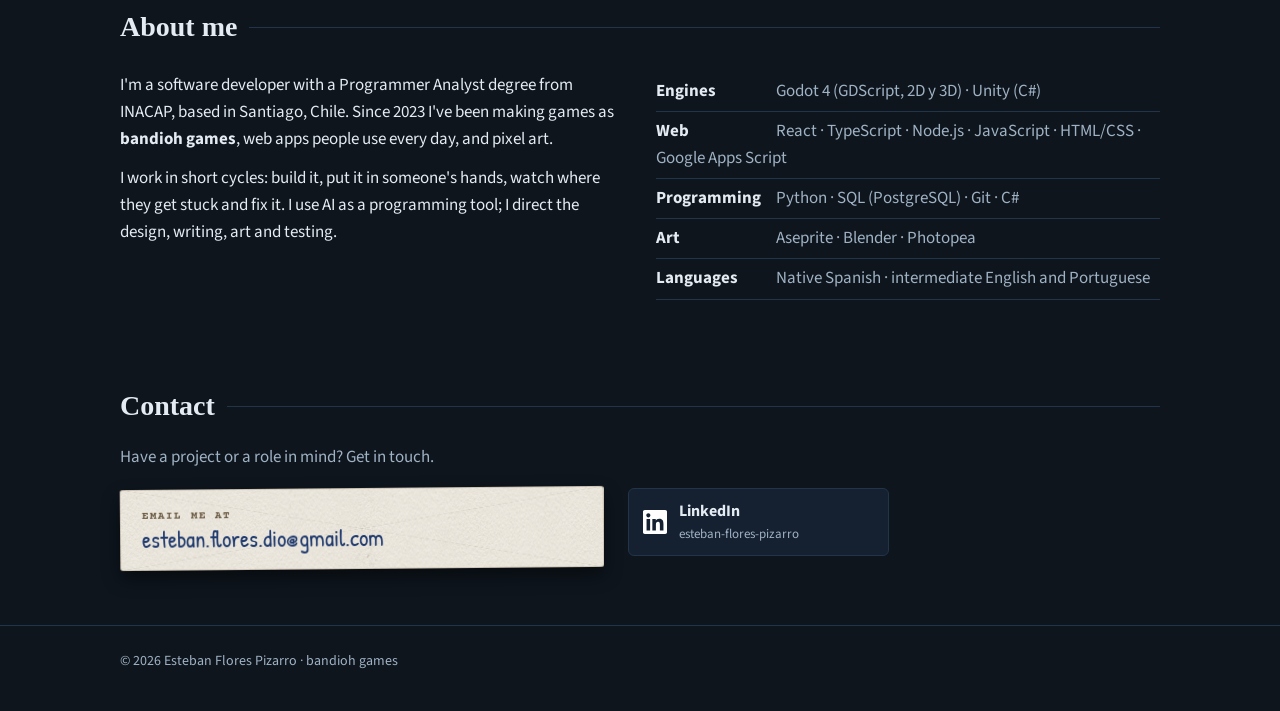
<file: web.html>
<!doctype html>
<html lang="es" data-l="es" data-titulo-en="Web development · Esteban Flores">
<head>
<meta charset="utf-8">
<meta name="viewport" content="width=device-width, initial-scale=1">
<link rel="canonical" href="https://bandiohgames.github.io/web">
<title>Desarrollo web · Esteban Flores</title>
<meta name="description" content="Aplicaciones web de Esteban Flores Pizarro: FitTracker, Quila Surf Club y el módulo de minutas de HubLab, con Google Apps Script, JavaScript y Google Sheets." data-en="Web apps by Esteban Flores Pizarro: FitTracker, Quila Surf Club and the HubLab meeting-minutes module.">
<meta property="og:image" content="https://bandiohgames.github.io/img/web/ft_hist.webp">
<link rel="icon" type="image/png" sizes="32x32" href="img/icono_32.png">
<link rel="apple-touch-icon" href="img/icono_180.png">
<link rel="preconnect" href="https://fonts.googleapis.com">
<link href="https://fonts.googleapis.com/css2?family=Courier+Prime:wght@400;700&family=Old+Standard+TT:ital,wght@0,400;0,700;1,400&family=Patrick+Hand&family=Source+Sans+3:wght@400;600;700&display=swap" rel="stylesheet">
<link rel="stylesheet" href="estilo.css?v=6171b0f0">
<link rel="stylesheet" href="secciones.css?v=7babe574">
<script src="sitio.js?v=e04ee9ea"></script>
</head>
<body class="area-web">

<!--comun:cabecera-->
<header><div class="ancho">
  <a class="marca" href="./"><img class="logo" decoding="async" src="img/marca.png" alt="bandioh games · inicio" data-alt-en="bandioh games · home"></a>
  <nav>
    <a href="juegos"><span lang="es">Juegos</span><span lang="en">Games</span></a>
    <a href="web" class="activo" aria-current="page">Web</a>
    <a href="pixel">Pixel art</a>
    <a href="#sobre"><span lang="es">Sobre mí</span><span lang="en">About</span></a>
    <a href="#contacto"><span lang="es">Contacto</span><span lang="en">Contact</span></a>
  </nav>
  <button class="animaciones" aria-pressed="true" title="Animaciones: sí" data-title-en="Animations: on"><span class="icono-anim" aria-hidden="true"></span><span lang="es">Animaciones</span><span lang="en">Animations</span></button>
  <button class="idioma" aria-label="Cambiar idioma / Change language"><span lang="es"><b>ES</b> · EN</span><span lang="en">ES · <b>EN</b></span></button>
</div></header>
<!--/comun:cabecera-->

<main class="ancho">

<div class="cabeza-seccion">
  <h1><span lang="es">Aplicaciones web completas, del dato a la pantalla</span><span lang="en">Complete web apps, from data to screen</span></h1>
  <p lang="es">Construyo aplicaciones web completas: del modelo de datos y el servidor a una interfaz cuidada que funciona en el celular. Empecé con Google Apps Script y hojas de cálculo; hoy trabajo con React, TypeScript, Node y PostgreSQL.</p>
  <p lang="en">I build complete web apps: from the data model and server code to a polished interface that works on a phone. I started with Google Apps Script and spreadsheets; today I work with React, TypeScript, Node and PostgreSQL.</p>
  <dl class="resumen-caso resumen-area" aria-label="Resumen" data-aria-label-en="Summary">
  <div><dt><span lang="es">Qué hago</span><span lang="en">What I do</span></dt><dd><span lang="es">Aplicaciones web de punta a punta: datos, servidor, interfaz y diseño.</span><span lang="en">End-to-end web apps: data, server, interface and design.</span></dd></div>
  <div><dt><span lang="es">Con qué</span><span lang="en">With</span></dt><dd><span lang="es">React, TypeScript, Node, Express y PostgreSQL; también Google Apps Script y Bootstrap.</span><span lang="en">React, TypeScript, Node, Express and PostgreSQL; also Google Apps Script and Bootstrap.</span></dd></div>
  <div><dt><span lang="es">Lo destacado</span><span lang="en">Highlights</span></dt><dd><span lang="es">FitTracker publicada, con demo y núcleo público; Quila Surf Club, trilingüe con panel del dueño y arriendo por QR; el módulo de minutas de HubLab (~13.000 líneas); este portafolio, sin frameworks.</span><span lang="en">FitTracker live, with a demo and public core; Quila Surf Club, trilingual with an owner dashboard and QR rentals; the HubLab minutes module (~13,000 lines); this portfolio, with no frameworks.</span></dd></div>
</dl>
  <div class="botones">
    <a class="boton lleno" target="_blank" rel="noopener" href="cv/CV_Esteban_Flores_Web.pdf" lang="es">Descargar CV web</a>
    <a class="boton lleno" target="_blank" rel="noopener" href="cv/CV_Esteban_Flores_Web_Developer.pdf" lang="en">Download web CV</a>
  </div>
</div>

<!-- FitTracker -->
<section class="proyecto">
  <h2>FitTracker</h2>
  <div class="sub"><span lang="es">Aplicación de entrenamiento y nutrición · proyecto personal · de uso frecuente</span><span lang="en">Training and nutrition app · personal project · used regularly</span></div>
  <div class="telefonos">
    <figure class="telefono"><div class="marco-cel"><img decoding="async" width="780" height="1688" src="img/web/ft_plan_lun.webp" alt="Pantalla Hoy de FitTracker" data-alt-en="FitTracker's Today screen" loading="lazy"></div><figcaption lang="es">Hoy</figcaption><figcaption lang="en">Today</figcaption></figure>
    <figure class="telefono"><div class="marco-cel"><img decoding="async" width="780" height="1688" src="img/web/ft_entreno_mie.webp" alt="Serie en curso, con el contador de repeticiones y Registrar al alcance del pulgar" data-alt-en="Set in progress, with the rep counter and Log within thumb reach" loading="lazy"></div><figcaption lang="es">Entreno a una mano</figcaption><figcaption lang="en">One-handed workout</figcaption></figure>
    <figure class="telefono"><div class="marco-cel"><img decoding="async" width="780" height="1688" src="img/web/ft_descanso.webp" alt="Descanso con el reloj grande" data-alt-en="Rest with the large timer" loading="lazy"></div><figcaption lang="es">Descanso guiado</figcaption><figcaption lang="en">Guided rest</figcaption></figure>
    <figure class="telefono"><div class="marco-cel"><img decoding="async" width="780" height="1688" src="img/web/ft_nutri.webp" alt="Registro de nutrición y proteína de 14 días" data-alt-en="14-day nutrition and protein log" loading="lazy"></div><figcaption lang="es">Nutrición y proteína</figcaption><figcaption lang="en">Nutrition and protein</figcaption></figure>
    <figure class="telefono"><div class="marco-cel"><img decoding="async" width="780" height="1688" src="img/web/ft_hist.webp" alt="Progreso: cifras, volumen semanal y grupos musculares" data-alt-en="Progress: totals, weekly volume and muscle groups" loading="lazy"></div><figcaption lang="es">Progreso y gráficos propios</figcaption><figcaption lang="en">Progress and custom charts</figcaption></figure>
  </div>
  <div class="dos-col texto">
    <div>
      <div class="rol"><span lang="es"><b>Mi rol:</b> todo, en solitario: modelo de datos, servidor, interfaz, animaciones y sonido.</span><span lang="en"><b>My role:</b> I handled the entire project on my own: data model, server, interface, animations and sound.</span></div>
      <ul lang="es">
        <li>Base de datos en 9 hojas de Google Sheets (entrenos, series, nutrición, peso, calendario, equipamiento, logros, ajustes y coach).</li>
        <li>Servidor en Apps Script con 43 funciones y caché, para que la app abra rápido aunque la planilla crezca.</li>
        <li>Progresión automática: sube repeticiones o peso según el tipo de ejercicio y cómo te fue en la sesión anterior.</li>
      </ul>
      <ul lang="en">
        <li>Database across 9 Google Sheets (workouts, sets, nutrition, weight, calendar, equipment, achievements, settings and coach).</li>
        <li>Apps Script server with 43 functions and caching, so the app opens fast as the sheet grows.</li>
        <li>Automatic progression: raises reps or weight depending on the exercise type and your last session.</li>
      </ul>
    </div>
    <div>
      <ul lang="es">
        <li>Gráficos propios en canvas: volumen semanal, grupos musculares, peso y proteína.</li>
        <li>Rachas, logros con celebración, sonidos y una identidad propia («Hierro y tiza»), con tema oscuro y claro.</li>
        <li>Biblioteca de 1.324 ejercicios con pasos y mapa muscular, y cambio de cualquier ejercicio de la rutina por un equivalente.</li>
        <li>Pensada para usarla con una mano en el celular y como tablero en el computador; instalable como app.</li>
        <li>Migrada de Apps Script a React, Node y PostgreSQL, con mis datos reales, un coach con IA y 37 pruebas automáticas.</li>
      </ul>
      <ul lang="en">
        <li>Custom canvas charts: weekly volume, muscle groups, weight and protein.</li>
        <li>Streaks, celebrated achievements, sounds and its own identity («Iron and Chalk»), with dark and light themes.</li>
        <li>A library of 1,324 exercises with steps and a muscle map, and swapping any routine exercise for an equivalent.</li>
        <li>Built for one-handed use on a phone and as a dashboard on desktop; installable as an app.</li>
        <li>Migrated from Apps Script to React, Node and PostgreSQL, with my real data, an AI coach and 37 automated tests.</li>
      </ul>
      <div class="etiquetas"><span>React</span><span>TypeScript</span><span>Node.js</span><span>PostgreSQL</span><span>Google Apps Script</span><span>Canvas</span></div>
      <p class="nota" lang="es">Capturas de la app real con datos de ejemplo. El código completo es privado; el núcleo es <a href="https://github.com/BandiohGames/fittracker-nucleo" target="_blank" rel="noopener">público en GitHub</a>.</p>
      <p class="nota" lang="en">Screenshots of the real app with sample data. The full code is private; its core is <a href="https://github.com/BandiohGames/fittracker-nucleo" target="_blank" rel="noopener">public on GitHub</a>.</p>
      <div class="botones" style="margin-top:12px">
        <a class="boton lleno" href="https://fittracker-9y5d.onrender.com" target="_blank" rel="noopener"><span lang="es">Probar la demo</span><span lang="en">Try the demo</span></a>
        <a class="boton" href="fittracker"><span lang="es">Cómo lo hice</span><span lang="en">How I built it</span></a>
      </div>
    </div>
  </div>
</section>

<!-- Quila Surf Club -->
<section class="proyecto">
  <h2>Quila Surf Club</h2>
  <div class="sub"><span lang="es">Arriendo de tablas y escuela de surf · demo para un negocio familiar en Brasil · nov 2026</span><span lang="en">Surfboard rental and surf school · demo for a family business in Brazil · Nov 2026</span></div>
  <figure class="captura compuesto">
    <div class="escena">
    <div class="navegador"><div class="barra"><i></i><i></i><i></i><span>quila-surf.onrender.com</span></div><video src="img/web/quila_portada.mp4" poster="img/web/quila_portada.jpg" width="1600" height="900" muted loop playsinline autoplay preload="metadata" aria-label="Recorrido por la página de inicio de Quila Surf Club: el mar y las palmeras en movimiento y luego toda la portada" data-aria-label-en="A tour of Quila Surf Club's home page: the moving sea and palm trees, then the whole page"></video></div>
    <div class="telefono flota"><div class="marco-cel"><img decoding="async" width="780" height="1688" src="img/web/quila_m_mostrador.webp" alt="Mostrador del trabajador en el celular: tablas por entregar y por recibir hoy" data-alt-en="Staff counter on a phone: boards to hand out and take back today" loading="lazy"></div></div>
    </div>
    <figcaption lang="es"><b>Portada y mostrador.</b> El cliente arrienda desde el computador o el celular; el trabajador entrega y recibe las tablas desde su teléfono.</figcaption>
    <figcaption lang="en"><b>Home page and counter.</b> Customers rent from a computer or phone; staff hand out and take back boards from their own phone.</figcaption>
  </figure>
  <div class="dos-col texto">
    <div>
      <div class="rol"><span lang="es"><b>Mi rol:</b> todo, en solitario: diseño, interfaz, lógica de reservas y los paneles del dueño y del trabajador.</span><span lang="en"><b>My role:</b> I built it on my own: design, interface, booking logic and the owner and staff panels.</span></div>
      <p lang="es">Mi familia evalúa abrir una escuela de surf en Brasil, y el sitio sirve para ver cómo funcionaría antes de invertir. Por eso está en español, portugués e inglés, con reales, pesos o dólares, y medidas en centímetros o en pies.</p>
      <p lang="en">My family is considering opening a surf school in Brazil, and the site shows how it would work before investing. That's why it comes in Spanish, Portuguese and English, with reais, pesos or dollars, and sizes in centimeters or feet.</p>
    </div>
    <div>
      <ul lang="es">
        <li><b>Cliente:</b> catálogo que compara cada tabla con tu estatura, recomendación según peso y nivel, reservas, cuentas, membresía y pronóstico real de olas (API de Open-Meteo).</li>
        <li><b>Dueño:</b> panel con resumen, agenda de clases, carta Gantt de arriendos e inventario con etiquetas QR imprimibles.</li>
        <li><b>Trabajador:</b> mostrador para entregar y recibir tablas escaneando el QR con la cámara del celular.</li>
        <li>Revisado en celulares de 360 a 412 px. Los datos son simulados; el backend con Node y PostgreSQL es el siguiente paso.</li>
      </ul>
      <ul lang="en">
        <li><b>Customers:</b> a catalog that compares each board with your height, recommendations by weight and level, bookings, accounts, membership and a real surf forecast (Open-Meteo API).</li>
        <li><b>Owner:</b> a dashboard with a summary, class schedule, rental Gantt chart and inventory with printable QR labels.</li>
        <li><b>Staff:</b> a counter to hand out and take back boards by scanning their QR code with the phone camera.</li>
        <li>Tested on phones from 360 to 412 px. The data is simulated; a Node and PostgreSQL backend is the next step.</li>
      </ul>
    </div>
  </div>
  <div class="capturas-dos">
    <figure class="captura">
      <div class="navegador"><div class="barra"><i></i><i></i><i></i><span>quila-surf.onrender.com/tablas</span></div><img decoding="async" src="img/web/quila_d_tablas.webp" alt="Catálogo: cada tabla dice cuánto más alta o más baja es que tú" data-alt-en="Catalog: each board shows how much taller or shorter it is than you" width="1920" height="1080" loading="lazy"></div>
      <figcaption lang="es"><b>Catálogo.</b> Cada tabla se compara con tu estatura: «+28 cm, más alta que tú».</figcaption>
      <figcaption lang="en"><b>Catalog.</b> Each board is compared with your height: “+28 cm, taller than you”.</figcaption>
    </figure>
    <figure class="captura">
      <div class="navegador"><div class="barra"><i></i><i></i><i></i><span>quila-surf.onrender.com/admin</span></div><img decoding="async" src="img/web/quila_d_resumen.webp" alt="Resumen del dueño: ingresos, reservas, ocupación y gráfico de ingresos por día" data-alt-en="Owner summary: revenue, bookings, occupancy and a daily revenue chart" width="1920" height="1080" loading="lazy"></div>
      <figcaption lang="es"><b>Resumen del dueño.</b> Cifras del período comparadas con el anterior y lo que sale hoy.</figcaption>
      <figcaption lang="en"><b>Owner summary.</b> Figures compared with the previous period, plus what goes out today.</figcaption>
    </figure>
    <figure class="captura">
      <div class="navegador"><div class="barra"><i></i><i></i><i></i><span>quila-surf.onrender.com/admin</span></div><img decoding="async" src="img/web/quila_d_arriendos.webp" alt="Carta Gantt de arriendos: cada fila es una tabla física y cada barra una reserva" data-alt-en="Rental Gantt chart: each row is a physical board and each bar a booking" width="1920" height="1080" loading="lazy"></div>
      <figcaption lang="es"><b>Arriendos.</b> Cada fila es una tabla física y cada barra una reserva, según su estado.</figcaption>
      <figcaption lang="en"><b>Rentals.</b> Each row is a physical board and each bar a booking, by status.</figcaption>
    </figure>
    <figure class="captura">
      <div class="navegador"><div class="barra"><i></i><i></i><i></i><span>quila-surf.onrender.com/admin</span></div><img decoding="async" src="img/web/quila_d_etiquetas.webp" alt="Etiquetas QR imprimibles, una por tabla, con su código de inventario" data-alt-en="Printable QR labels, one per board, with its inventory code" width="1920" height="1080" loading="lazy"></div>
      <figcaption lang="es"><b>Etiquetas QR.</b> Una por tabla, listas para imprimir y escanear en el mostrador.</figcaption>
      <figcaption lang="en"><b>QR labels.</b> One per board, ready to print and scan at the counter.</figcaption>
    </figure>
  </div>
  <div class="etiquetas"><span>React</span><span>TypeScript</span><span>Vite</span><span>Tailwind</span><span>React Router</span><span lang="es">Códigos QR</span><span lang="en">QR codes</span></div>
  <p class="nota" lang="es">Panel del dueño: <code>dueno@quilasurf.demo</code> / <code>olas2026</code>. Mostrador: PIN <code>1234</code>.</p>
  <p class="nota" lang="en">Owner dashboard: <code>dueno@quilasurf.demo</code> / <code>olas2026</code>. Counter: PIN <code>1234</code>.</p>
  <div class="botones" style="margin-top:12px">
    <a class="boton lleno" href="https://quila-surf.onrender.com" target="_blank" rel="noopener"><span lang="es">Ver la demo</span><span lang="en">See the demo</span></a>
    <a class="boton" href="quila"><span lang="es">Cómo lo hice</span><span lang="en">How I built it</span></a>
  </div>
</section>

<!-- HubLab -->
<section class="proyecto">
  <h2 id="minuta"><span lang="es">Minutas de reuniones · HubLab</span><span lang="en">Meeting minutes · HubLab</span></h2>
  <div class="sub"><span lang="es">Práctica profesional · laboratorio de proyectos de empresa · mar–may 2026</span><span lang="en">Professional internship · company project lab · Mar–May 2026</span></div>
  <div class="dos-col texto">
    <div>
      <div class="rol"><span lang="es"><b>Mi rol:</b> desarrollé el módulo de minutas del ecosistema HubLab y lideré Data Control, el equipo que coordinaba las reuniones de todas las células y capas, los ingresos y el traspaso a los líderes siguientes.</span><span lang="en"><b>My role:</b> I built the meeting-minutes module of the HubLab ecosystem and led Data Control, the team that coordinated the meetings of every cell and layer, new members and the handover to the next leaders.</span></div>
      <p lang="es">Cada célula de HubLab se reúne cada semana. El módulo reemplazó las minutas sueltas por un solo lugar donde la reunión queda registrada: quién vino, qué temas avanzaron y qué se acordó.</p>
      <p lang="en">Every HubLab team meets weekly. The module replaced scattered notes with a single place where each meeting is recorded: who attended, how each topic progressed and what was agreed.</p>
    </div>
    <div>
      <ul lang="es">
        <li><b>Acceso:</b> identificación por RUT contra la base de RRHH, PIN por célula y modo lectura para visitas.</li>
        <li><b>Equipo:</b> roles de líder y colíder, altas y bajas desde RRHH y postulaciones a una célula.</li>
        <li><b>Historial:</b> cada minuta guarda asistencia, acuerdos y una foto del tablero, con filtros por célula, autor, integrante, estado y fecha.</li>
        <li><b>Avisos:</b> notificaciones, registro de actividad, tutorial guiado y tema claro u oscuro.</li>
      </ul>
      <ul lang="en">
        <li><b>Access:</b> national ID check against the HR database, per-team PIN and read-only mode for visitors.</li>
        <li><b>Team:</b> leader and co-leader roles, adding and removing members from HR, and requests to join a team.</li>
        <li><b>History:</b> each record keeps attendance, agreements and a snapshot of the board, filterable by team, author, member, status and date.</li>
        <li><b>Alerts:</b> notifications, activity log, guided tutorial and light or dark theme.</li>
      </ul>
    </div>
  </div>

  <figure class="captura">
    <div class="navegador"><div class="barra"><i></i><i></i><i></i><span>HubLab · Minutas</span></div><img decoding="async" src="img/web/minuta_tablero.webp" alt="Tablero de temas de una célula, con columnas pendiente, en progreso y completado" data-alt-en="A team's topic board, with to-do, in-progress and done columns" width="1280" height="800" loading="lazy"></div>
    <figcaption lang="es"><b>Tablero de temas.</b> Columnas y etiquetas propias de cada célula; tarjetas y columnas se arrastran, y cada tarjeta tiene prioridad, responsables, fecha y checklist.</figcaption>
    <figcaption lang="en"><b>Topic board.</b> Each team has its own columns and tags; cards and columns can be dragged, and every card has priority, owners, a due date and a checklist.</figcaption>
  </figure>
  <div class="etiquetas"><span>Google Apps Script</span><span>Google Sheets</span><span>JavaScript</span><span>Bootstrap</span><span>Looker Studio</span><span lang="es">Liderazgo</span><span lang="en">Leadership</span></div>
  <div class="botones" style="margin-top:14px"><a class="boton" href="hublab"><span lang="es">Cómo lo hice</span><span lang="en">How I built it</span></a></div>
</section>

<!-- Este mismo sitio -->
<section class="proyecto">
  <h2><span lang="es">Este portafolio</span><span lang="en">This portfolio</span></h2>
  <div class="sub"><span lang="es">HTML, CSS y JavaScript sin frameworks · GitHub Pages</span><span lang="en">HTML, CSS and JavaScript, no frameworks · GitHub Pages</span></div>
  <p class="texto" lang="es">El sitio también es un proyecto: lo diseñé y lo programé para que se sienta como abrir el correo de REZAGO. Lo más trabajado es la escena del sobre en la página de juegos, que avanza con la barra de desplazamiento.</p>
  <p class="texto" lang="en">The site is a project too: I designed and built it to feel like opening REZAGO's mail. The most polished part is the envelope scene on the games page, which moves as you scroll.</p>
  <figure class="captura" style="margin-top:16px"><div class="navegador"><div class="barra"><i></i><i></i><i></i><span>bandiohgames.github.io/juegos</span></div><video src="img/web/escena_sobre.mp4" poster="img/web/escena_sobre.jpg" muted loop playsinline autoplay preload="metadata"></video></div>
  <figcaption lang="es">La escena completa, grabada bajando con la barra de desplazamiento: el sobre se da vuelta, el abrecartas lo corta, sale la carta y se despliega.</figcaption>
  <figcaption lang="en">The full scene, recorded while scrolling: the envelope flips, the letter opener cuts it, the letter comes out and unfolds.</figcaption></figure>
  <div class="botones" style="margin-top:14px"><a class="boton lleno" href="juegos"><span lang="es">Ver la escena del sobre</span><span lang="en">See the envelope scene</span></a><a class="boton" href="portafolio"><span lang="es">Cómo lo hice</span><span lang="en">How I built it</span></a></div>
</section>

<nav class="navegar-caso" aria-label="Otras áreas" data-aria-label-en="Other fields">
  <a class="volver" href="juegos"><span class="flecha" aria-hidden="true">←</span><span><small lang="es">Área anterior</small><small lang="en">Previous field</small><b lang="es">Videojuegos</b><b lang="en">Games</b></span></a>
  <a class="siguiente" href="pixel"><span><small lang="es">Siguiente área</small><small lang="en">Next field</small><b>Pixel art</b></span><span class="flecha" aria-hidden="true">→</span></a>
</nav>

<!--comun:sobre-->
<section id="sobre">
  <h2 class="titulo"><span lang="es">Sobre mí</span><span lang="en">About me</span></h2>
  <div class="sobre">
    <div>
      <p lang="es">Soy Analista Programador titulado de INACAP y vivo en Santiago de Chile. Hago videojuegos como <b>bandioh games</b>, aplicaciones web que la gente usa a diario y pixel art desde 2023.</p>
      <p lang="en">I'm a software developer with a Programmer Analyst degree from INACAP, based in Santiago, Chile. Since 2023 I've been making games as <b>bandioh games</b>, web apps people use every day, and pixel art.</p>
      <p lang="es">Trabajo en ciclos cortos: construir, ponerlo en manos de alguien, mirar dónde se traba y corregir. Uso IA como herramienta de programación; el diseño, la escritura, el arte y las pruebas los dirijo yo.</p>
      <p lang="en">I work in short cycles: build it, put it in someone's hands, watch where they get stuck and fix it. I use AI as a programming tool; I direct the design, writing, art and testing.</p>
    </div>
    <div class="habilidades">
      <div><b lang="es">Motores</b><b lang="en">Engines</b><span>Godot 4 (GDScript, 2D y 3D) · Unity (C#)</span></div>
      <div><b>Web</b><span>React · TypeScript · Node.js · JavaScript · HTML/CSS · Google Apps Script</span></div>
      <div><b lang="es">Programación</b><b lang="en">Programming</b><span>Python · SQL (PostgreSQL) · Git · C#</span></div>
      <div><b lang="es">Arte</b><b lang="en">Art</b><span>Aseprite · Blender · Photopea</span></div>
      <div><b lang="es">Idiomas</b><b lang="en">Languages</b><span lang="es">Español nativo · inglés y portugués intermedio</span><span lang="en">Native Spanish · intermediate English and Portuguese</span></div>
    </div>
  </div>
</section>
<!--/comun:sobre-->

<!--comun:contacto-->
<section id="contacto">
  <h2 class="titulo"><span lang="es">Contacto</span><span lang="en">Contact</span></h2>
  <p class="contacto-intro" lang="es">¿Tienes un proyecto o un puesto en mente? Escríbeme.</p>
  <p class="contacto-intro" lang="en">Have a project or a role in mind? Get in touch.</p>
  <div class="contacto">
    <div class="correos">
      <a class="sobre-correo blanco" href="mailto:esteban.flores.dio@gmail.com"><small><span lang="es">Escríbeme a</span><span lang="en">Email me at</span></small><b>esteban.flores.dio@gmail.com</b></a>
    </div>
    <div class="redes">
      <a class="red" href="https://linkedin.com/in/esteban-flores-pizarro" target="_blank" rel="noopener"><svg viewBox="0 0 24 24" aria-hidden="true"><path fill="currentColor" d="M20.447 20.452h-3.554v-5.569c0-1.328-.027-3.037-1.852-3.037-1.853 0-2.136 1.445-2.136 2.939v5.667H9.351V9h3.414v1.561h.046c.477-.9 1.637-1.85 3.37-1.85 3.601 0 4.267 2.37 4.267 5.455v6.286zM5.337 7.433c-1.144 0-2.063-.926-2.063-2.065 0-1.138.92-2.063 2.063-2.063 1.14 0 2.064.925 2.064 2.063 0 1.139-.925 2.065-2.064 2.065zm1.782 13.019H3.555V9h3.564v11.452zM22.225 0H1.771C.792 0 0 .774 0 1.729v20.542C0 23.227.792 24 1.771 24h20.451C23.2 24 24 23.227 24 22.271V1.729C24 .774 23.2 0 22.222 0h.003z"/></svg><span><b>LinkedIn</b><small>esteban-flores-pizarro</small></span></a>
    </div>
  </div>
</section>
<!--/comun:contacto-->

</main>
<!--comun:pie-->
<footer><div class="ancho">© 2026 Esteban Flores Pizarro · bandioh games</div></footer>
<!--/comun:pie-->
<div id="visor"><img decoding="async" alt=""></div>
</body>
</html>
</file>
<file: estilo.css>
:root {
  --madera: #1c130d; --madera-2: #2a1d14; --madera-3: #3a291c; --madera-4: #2f2418; --codigo-barra: #241a13; --codigo-fondo: #15100c;
  --papel: #f1e8d4; --papel-2: #e4d7bb; --tinta: #2a2119; --tinta-suave: #5d5042;
  --sello: #b5342b; --sello-claro: #e0675c; --laton: #c9a25a; --texto-claro: #efe4cf; --texto-tenue: #b9a88e;
  --titulos: "Old Standard TT", "Times New Roman", serif;
  --radio: 6px; --sombra: 0 10px 28px rgba(0,0,0,.45);
}
* { box-sizing: border-box; margin: 0; padding: 0; }
html { scroll-behavior: smooth; }
body { background: var(--madera); color: var(--texto-claro); font: 17px/1.6 "Source Sans 3", "Segoe UI", sans-serif;
  background-image: radial-gradient(ellipse at 50% -10%, #3b2a1d 0%, transparent 60%); min-height: 100vh; }
a { color: var(--laton); }
img { max-width: 100%; height: auto; display: block; }
.mono { font-family: var(--titulos); font-weight: 700; }
.ancho { max-width: 1080px; margin: 0 auto; padding: 0 20px; }

/* Idiomas: cada texto existe en ES y EN; se muestra el activo */
html[data-l="es"] [lang="en"], html[data-l="en"] [lang="es"] { display: none !important; }

/* Cabecera */
header { position: sticky; top: 0; z-index: 10; background: var(--madera); backdrop-filter: none; border-bottom: 1px solid var(--madera-3); }
header .ancho { display: flex; align-items: center; gap: 18px; height: 70px; }
.marca { display: flex; align-items: center; gap: 10px; color: var(--texto-claro); text-decoration: none; font-weight: 700; letter-spacing: .02em; }
.marca img.logo { height: 50px; width: auto; }
nav { margin-left: auto; display: flex; gap: 18px; }
nav a { color: var(--texto-tenue); text-decoration: none; font-size: 15px; }
nav a:hover { color: var(--texto-claro); }
.idioma { background: none; border: 1px solid var(--madera-3); color: var(--texto-claro); border-radius: 20px; padding: 3px 10px; cursor: pointer; font: inherit; font-size: 14px; }
.idioma b { color: var(--laton); }

/* Portada */
.portada { padding: 72px 0 40px; display: grid; grid-template-columns: 1.15fr .85fr; gap: 40px; align-items: center; }
.portada h1 { font-family: var(--titulos); font-size: 44px; line-height: 1.1; }
.portada .bajada { color: var(--texto-tenue); font-size: 19px; margin: 14px 0 24px; max-width: 34em; }
.botones { display: flex; flex-wrap: wrap; gap: 10px; }
.boton { display: inline-block; padding: 10px 18px; border-radius: var(--radio); text-decoration: none; font-weight: 600; border: 1px solid var(--laton); color: var(--laton); }
.boton.lleno { background: var(--sello); border-color: var(--sello); color: #fff; }
.boton:hover { filter: brightness(1.12); }
.portada .foto { transform: rotate(1.5deg); border: 8px solid var(--papel); border-bottom-width: 30px; box-shadow: var(--sombra); }

.cifras { display: grid; grid-template-columns: repeat(4, 1fr); gap: 12px; margin: 10px 0 60px; }
.cifra { background: var(--madera-2); border: 1px solid var(--madera-3); border-radius: var(--radio); padding: 14px 16px; }
.cifra b { display: block; font-family: var(--titulos); font-weight: 700; font-size: 28px; color: var(--laton); }
.cifra span { color: var(--texto-tenue); font-size: 14px; }
.cifra .traduccion { display: block; font-size: 12.5px; color: #8f8272; margin-top: 2px; }

/* Secciones */
section { padding: 28px 0 56px; }
h2.titulo { font-family: var(--titulos); font-size: 28px; margin-bottom: 22px; display: flex; align-items: center; gap: 12px; }
h2.titulo::after { content: ""; flex: 1; height: 1px; background: var(--madera-3); }

/* Ficha de proyecto: papel sobre la mesa */
.ficha { background: var(--papel); color: var(--tinta); border-radius: var(--radio); box-shadow: var(--sombra); overflow: hidden; }
.ficha + .ficha { margin-top: 28px; }
.ficha .cuerpo { padding: 26px 28px 28px; }
.ficha h3 { font-family: var(--titulos); font-size: 30px; line-height: 1.1; }
.ficha .tipo { color: var(--tinta-suave); margin: 4px 0 14px; }
.ficha p { margin-bottom: 12px; }
.ficha ul { padding-left: 20px; margin: 6px 0 14px; }
.ficha li { margin-bottom: 4px; }
.ficha a { color: var(--sello); }
.ficha .boton { color: var(--sello); border-color: var(--sello); }
.ficha .boton.lleno { color: #fff; }
.ficha .nota { color: var(--tinta-suave); font-size: 13px; }
.estampa { display: inline-block; font-family: "Courier Prime", monospace; font-weight: 700; font-size: 13px; letter-spacing: .08em; text-transform: uppercase;
  color: var(--sello); border: 2px solid var(--sello); padding: 1px 8px; border-radius: 3px; transform: rotate(-3deg); margin-bottom: 10px; }
.estampa.gris { color: var(--tinta-suave); border-color: var(--tinta-suave); }
.rol { background: var(--papel-2); border-left: 4px solid var(--sello); padding: 10px 14px; margin: 12px 0 16px; font-size: 16px; }
.etiquetas { display: flex; flex-wrap: wrap; gap: 6px; margin: 10px 0 16px; }
.etiquetas span { font-size: 13px; background: var(--papel-2); padding: 2px 9px; border-radius: 12px; color: var(--tinta-suave); }

.destacado .medio { position: relative; aspect-ratio: 16/9; background: #000; }
.destacado .medio iframe { position: absolute; inset: 0; width: 100%; height: 100%; border: 0; }
.dos { display: grid; grid-template-columns: 1.3fr .7fr; gap: 28px; }
.datos-vivos { background: var(--papel-2); border-radius: var(--radio); padding: 14px 16px; font-size: 15px; }
.datos-vivos div { display: flex; justify-content: space-between; border-bottom: 1px dashed #c4b493; padding: 5px 0; }
.datos-vivos div:last-child { border: 0; }
.datos-vivos b { font-family: var(--titulos); }
.datos-vivos small { display: block; color: var(--tinta-suave); margin-top: 8px; font-size: 12px; }

.galeria { display: grid; grid-template-columns: repeat(3, 1fr); gap: 10px; margin-top: 18px; }
.galeria img { border-radius: 4px; cursor: zoom-in; aspect-ratio: 16/9; object-fit: cover; width: 100%; }

.rejilla { display: grid; grid-template-columns: repeat(3, 1fr); gap: 20px; margin-top: 28px; }
.rejilla .ficha .cuerpo { padding: 20px; }
.rejilla .ficha h3 { font-size: 22px; }
.hueco { aspect-ratio: 16/9; background: repeating-linear-gradient(45deg, #2c2119, #2c2119 12px, #33261c 12px, #33261c 24px);
  display: grid; place-items: center; color: var(--texto-tenue); font-family: "Courier Prime", monospace; text-align: center; padding: 10px; }

/* Sobre mí */
.sobre { display: grid; grid-template-columns: 1fr 1fr; gap: 32px; }
.sobre p { margin-bottom: 12px; }
.sobre h3 { font-family: var(--titulos); color: var(--laton); margin-bottom: 8px; }
.habilidades div { padding: 6px 0; border-bottom: 1px solid var(--madera-3); }
.habilidades b { display: inline-block; min-width: 120px; color: var(--texto-claro); }
.habilidades span { color: var(--texto-tenue); }

/* Contacto: cada correo es un sobre de REZAGO (papel con grano, aéreo, blanco o manila, con la dirección a mano);
   las redes, tarjetas iguales con su logo en blanco */
.contacto-intro { color: var(--texto-tenue); margin: -6px 0 16px; }
.contacto { display: grid; grid-template-columns: minmax(0, 1fr) minmax(0, 1.1fr); gap: 24px; align-items: start; }
.correos { display: grid; gap: 14px; }
.sobre-correo { position: relative; display: block; padding: 20px 22px 18px; text-decoration: none; color: #1f3a6e; border-radius: 3px;
  background-image: url(img/grano_papel.png); box-shadow: 0 8px 18px rgba(0,0,0,.45), inset 0 0 0 1px rgba(110,85,45,.22);
  transform: rotate(-.5deg); transition: transform .18s, box-shadow .18s; }
.sobre-correo:nth-child(2) { transform: rotate(.4deg); } .sobre-correo:nth-child(3) { transform: rotate(-.2deg); }
.sobre-correo:hover { transform: rotate(0) translateY(-3px); box-shadow: 0 12px 24px rgba(0,0,0,.5), inset 0 0 0 1px rgba(110,85,45,.22); }
.sobre-correo small { display: block; font: 700 11px "Courier Prime", monospace; letter-spacing: .1em; text-transform: uppercase; color: #6b5a42; }
.sobre-correo b { display: block; font: 400 23px/1.15 "Patrick Hand", cursive; margin-top: 4px; overflow-wrap: anywhere; }
/* 1) correo aéreo: papel crema y la franja roja y azul arriba y abajo, como el sobre del juego */
.sobre-correo.aereo { background-color: #dacbb3; }
.sobre-correo.aereo::before, .sobre-correo.aereo::after { content: ""; position: absolute; left: 0; right: 0; height: 6px;
  background: repeating-linear-gradient(-45deg, #c0453a 0 9px, #dacbb3 9px 13px, #4a6fa8 13px 22px, #dacbb3 22px 26px); }
.sobre-correo.aereo::before { top: 0; } .sobre-correo.aereo::after { bottom: 0; }
/* 2) sobre blanco: papel claro, con las solapas de atrás que apenas se transparentan */
.sobre-correo.blanco { background-color: #efebe2;
  background-image: url(img/grano_papel.png), linear-gradient(to top right, transparent 49.7%, rgba(90,80,60,.11) 50%, transparent 50.3%),
    linear-gradient(to top left, transparent 49.7%, rgba(90,80,60,.11) 50%, transparent 50.3%); }
/* 3) sobre manila: amarillento, un poco más oscuro hacia los bordes */
.sobre-correo.manila { background-color: #d9bd7c; color: #26355a;
  box-shadow: 0 8px 18px rgba(0,0,0,.45), inset 0 0 0 1px rgba(110,80,30,.3), inset 0 0 22px rgba(120,85,25,.3); }
.sobre-correo.manila small { color: #5e4a22; }
.redes { display: grid; grid-template-columns: repeat(auto-fill, minmax(200px, 1fr)); gap: 10px; }
.red { display: flex; align-items: center; gap: 12px; min-height: 64px; padding: 10px 14px; border: 1px solid var(--madera-3); border-radius: var(--radio);
  background: var(--madera-2); color: #fff; text-decoration: none; transition: border-color .15s, transform .15s, background .15s; }
.red:hover { border-color: var(--laton); background: var(--madera-3); }
.red svg { flex: 0 0 24px; width: 24px; height: 24px; }
.red span { min-width: 0; }
.red b { display: block; font-size: 16px; color: var(--texto-claro); }
.red small { display: block; color: var(--texto-tenue); font-size: 13px; overflow-wrap: anywhere; }
@media (max-width: 820px) {
  .contacto { grid-template-columns: 1fr; }
  .redes { grid-template-columns: repeat(2, minmax(0, 1fr)); }
  .sobre-correo b { font-size: 19px; }
}
footer { border-top: 1px solid var(--madera-3); padding: 24px 0 40px; color: var(--texto-tenue); font-size: 14px; }

/* Visor de capturas */
#visor { position: fixed; inset: 0; background: rgba(0,0,0,.88); display: none; place-items: center; z-index: 50; cursor: zoom-out; padding: 20px; }
#visor.abierto { display: grid; }
#visor img { max-height: 90vh; border-radius: 4px; }

/* Caso de estudio */
.caso h2 { font-family: var(--titulos); font-size: 24px; margin: 34px 0 10px; color: var(--laton); }
.caso p, .caso li { color: var(--texto-claro); max-width: 46em; }
.caso ul { padding-left: 22px; }
.caso li { margin-bottom: 6px; }
.antes-despues { display: grid; grid-template-columns: 1fr 1fr; gap: 0; margin: 14px 0; border: 1px solid var(--madera-3); border-radius: var(--radio); overflow: hidden; }
.antes-despues > div { padding: 14px 16px; }
.antes-despues > div:first-child { background: var(--madera-2); }
.antes-despues > div:last-child { background: var(--madera-4); }
.antes-despues h4 { font-family: var(--titulos); font-size: 16px; letter-spacing: 0; text-transform: none; color: var(--texto-tenue); margin-bottom: 4px; }
.antes-despues .titulo-cambio { grid-column: 1 / -1; background: var(--madera-3); font-weight: 700; padding: 8px 16px; }
.figura { margin: 16px 0; }
.figura img { border-radius: var(--radio); box-shadow: var(--sombra); }
.figura figcaption { color: var(--texto-tenue); font-size: 14px; margin-top: 6px; }

@media (max-width: 820px) {
  /* en celular el menú pasa a una segunda fila que se desliza de lado */
  header .ancho { flex-wrap: wrap; height: auto; padding-top: 8px; row-gap: 0; }
  .marca img.logo { height: 42px; }
  .idioma { margin-left: auto; }
  nav { order: 3; width: 100%; margin: 0; gap: 18px; overflow-x: auto; scrollbar-width: none; padding: 4px 0 10px; white-space: nowrap; }
  nav::-webkit-scrollbar { display: none; }
  .portada { grid-template-columns: 1fr; padding-top: 40px; }
  .portada h1 { font-size: 34px; }
  .cifras { grid-template-columns: repeat(2, 1fr); }
  .dos, .sobre, .rejilla, .antes-despues { grid-template-columns: 1fr; }
  .galeria { grid-template-columns: repeat(2, 1fr); }
  .ficha .cuerpo { padding: 20px 18px; }
}

/* Que ninguna columna de grilla empuje el ancho de la página */
.portada > *, .dos > *, .sobre > *, .rejilla > *, .cifras > * { min-width: 0; }
.dos .hueco { align-self: start; }
h1, h3 { overflow-wrap: anywhere; }
@media (max-width: 820px) {
  .portada h1 { font-size: 30px; }
  .botones .boton { padding: 9px 14px; }
}
.rejilla .ficha + .ficha { margin-top: 0; }

/* PhotoSwipe: el pixel art sin suavizar, y el clip centrado */
.pswp-px .pswp__img { image-rendering: pixelated; background: #373951; }
.pswp-video { width: 100%; height: 100%; display: flex; align-items: center; justify-content: center; }
.pswp-video video { max-width: 94vw; max-height: 86vh; border-radius: 4px; box-shadow: 0 10px 40px rgba(0,0,0,.6); }
.pswp__counter { font-family: "Courier Prime", monospace; }

/* bordes suaves en lo inclinado */
.sobre-correo, .portada .foto, .estampa { outline: 1px solid transparent; -webkit-backface-visibility: hidden; backface-visibility: hidden; }

/* fragmentos de código con su explicación */
.codigo { margin: 18px 0 8px; }
.codigo-barra { display: flex; gap: 12px; align-items: baseline; flex-wrap: wrap; padding: 9px 14px; background: var(--codigo-barra); border: 1px solid var(--madera-3); border-bottom: 0; border-radius: var(--radio) var(--radio) 0 0; font: 13px "Courier Prime", monospace; color: var(--texto-tenue); }
.codigo-barra b { color: var(--laton); font-weight: 700; }
.codigo pre { margin: 0; padding: 14px 16px; overflow-x: auto; background: var(--codigo-fondo); border: 1px solid var(--madera-3); border-radius: 0 0 var(--radio) var(--radio);
  font: 13.5px/1.55 "Courier Prime", ui-monospace, monospace; color: #e8dcc6; tab-size: 4; }
.codigo code { font: inherit; white-space: pre; }
.codigo .c { color: #8f8a7a; font-style: italic; } .codigo .s { color: #b5cf8a; } .codigo .k { color: #e0a96d; } .codigo .n { color: #8fc4d9; }
.codigo figcaption { margin-top: 10px; color: var(--texto-tenue); font-size: 15px; line-height: 1.55; max-width: 78ch; }

/* Pie de los casos de estudio: volver a la sección + siguiente caso */
.navegar-caso { display: grid; grid-template-columns: 1fr 1fr; gap: 14px; margin: 56px 0 12px; }
.navegar-caso a { display: flex; align-items: center; gap: 16px; padding: 18px 20px; border-radius: var(--radio); text-decoration: none;
  background: var(--madera-2); border: 1px solid var(--madera-3); color: var(--texto-claro); transition: border-color .2s, transform .2s, background .2s; }
.navegar-caso a:hover { border-color: var(--laton); background: var(--madera-3); }
.navegar-caso .flecha { flex: none; width: 42px; height: 42px; border-radius: 50%; border: 1px solid var(--laton); color: var(--laton);
  display: grid; place-items: center; font-size: 20px; transition: transform .2s, background .2s, color .2s; }
.navegar-caso a:hover .flecha { background: var(--laton); color: var(--madera); }
.navegar-caso .volver:hover .flecha { transform: translateX(-4px); }
.navegar-caso .siguiente { justify-content: flex-end; text-align: right; }
.navegar-caso .siguiente:hover .flecha { transform: translateX(4px); }
.navegar-caso small { display: block; color: var(--texto-tenue); font-size: 14px; }
.navegar-caso b { display: block; font-family: var(--titulos); font-size: 21px; line-height: 1.2; color: var(--texto-claro); }
@media (max-width: 640px) { .navegar-caso { grid-template-columns: 1fr; } }
.cifra b span, .franja-datos b span { font-size: inherit !important; color: inherit !important; display: inline; }
.clips { display: grid; grid-template-columns: 1fr 1fr; gap: 14px; margin: 16px 0 20px; }
.clips figure { margin: 0; }
.clips video { width: 100%; display: block; border-radius: var(--radio); box-shadow: var(--sombra); background: #0d0f14; aspect-ratio: 16 / 9; }
.clips figcaption { color: var(--texto-tenue); font-size: 14px; margin-top: 6px; }
.clips.tres { grid-template-columns: repeat(3, minmax(0, 1fr)); }
@media (max-width: 640px) { .clips, .clips.tres { grid-template-columns: 1fr; } }

/* Ficha técnica de cada caso de estudio: lo esencial en 30 segundos */
.ficha-tecnica { background: var(--papel); color: var(--tinta); border-radius: var(--radio); box-shadow: var(--sombra); margin: 0 0 30px;
  padding: 16px 22px; display: grid; grid-template-columns: repeat(2, minmax(0, 1fr)); gap: 0 32px; max-width: 860px; }
.ficha-tecnica > div { display: grid; grid-template-columns: 7.5em minmax(0, 1fr); gap: 12px; padding: 8px 0; border-bottom: 1px dashed #cdbd99; }
.ficha-tecnica > div:nth-last-child(-n+2) { border-bottom: 0; }
.ficha-tecnica dt { font: 700 16px var(--titulos); color: var(--sello); }
.ficha-tecnica dd { font-size: 15.5px; color: var(--tinta); }
.ficha-tecnica a { color: var(--sello); }
@media (max-width: 640px) { .ficha-tecnica { grid-template-columns: 1fr; } .ficha-tecnica > div:nth-last-child(2) { border-bottom: 1px dashed #cdbd99; } }

/* Índice de la página de juegos */
.indice-juegos { display: flex; flex-wrap: wrap; gap: 10px; margin: 18px 0 18px; }
.indice-juegos a { display: flex; flex-direction: column; padding: 10px 16px; border: 1px solid var(--madera-3); border-radius: var(--radio);
  background: var(--madera-2); text-decoration: none; color: var(--texto-claro); min-width: 170px; }
.indice-juegos a:hover { border-color: var(--laton); }
.indice-juegos b { font: 700 19px var(--titulos); }
.indice-juegos span { font-size: 13.5px; color: var(--texto-tenue); }
.botones + .ficha-tecnica { margin-top: 20px; }

/* Ambiente por área: el papel y el latón se mantienen; cambia la superficie sobre la que están.
   Juegos = el escritorio de madera de REZAGO · Web = el azul noche de una pantalla · Pixel art = la paleta de Chillotüm, con grilla de píxeles */
body.area-web { --madera: #0e151d; --madera-2: #152030; --madera-3: #22344a; --madera-4: #1a2a3c; --codigo-barra: #132030; --codigo-fondo: #0a1017;
  --laton: #6cc4cf; --sello: #2b8a99; --sello-claro: #6cc4cf; --texto-claro: #e4ebf2; --texto-tenue: #9fb2c4; --cabecera: rgba(14,21,29,.92);
  background-image: radial-gradient(ellipse at 50% -10%, #1d3448 0%, transparent 60%); }
body.area-pixel { --madera: #1b1a29; --madera-2: #252438; --madera-3: #37365a; --madera-4: #2d2c45; --codigo-barra: #22213a; --codigo-fondo: #141322; --cabecera: rgba(27,26,41,.92); --texto-tenue: #b3b0cc;
  background-image: radial-gradient(ellipse at 50% -10%, #34325a 0%, transparent 60%),
    linear-gradient(rgba(255,255,255,.028) 1px, transparent 1px), linear-gradient(90deg, rgba(255,255,255,.028) 1px, transparent 1px);
  background-size: auto, 8px 8px, 8px 8px; }
.navegar-caso.solo { grid-template-columns: 1fr 1fr; margin-top: 30px; } .navegar-caso.solo .siguiente { grid-column: 2; }
@media (max-width: 640px) { .navegar-caso.solo .siguiente { grid-column: 1; } }

/* ===================== Transiciones entre páginas =====================
   sitio.js marca el tipo según el área de llegada (a-juegos, a-web, a-pixel) o «misma»; con html.quieto las salta.
   Solo se animan posición, escala y opacidad (lo barato de dibujar), para que vayan fluidas. */
@view-transition { navigation: auto; }
@media (prefers-reduced-motion: reduce) { @view-transition { navigation: none; } }
/* LA CABECERA, EN DOS CAPAS. Antes era una sola foto que se fundía con la de la página siguiente: durante el fundido
   se veían a la vez los dos «activos» (Juegos y Web subrayados), los dos colores de texto y, a medias, la barra del
   área anterior. Ahora el fondo se funde de un color al otro y el contenido (logo, enlaces, botones) cambia de una
   vez: está en el mismo lugar en todas las páginas, así que solo salta el enlace activo, como en cualquier menú. */
header { view-transition-name: cabecera-fondo; }
header .ancho { view-transition-name: cabecera; }
::view-transition-group(cabecera-fondo) { animation-duration: .32s; animation-timing-function: ease; }
::view-transition-old(cabecera-fondo), ::view-transition-new(cabecera-fondo) { animation-duration: .32s; }
::view-transition-group(cabecera) { animation: none; }
::view-transition-old(cabecera) { animation: none; opacity: 0; }
::view-transition-new(cabecera) { animation: none; }
/* La transición es solo un fundido (barato: una foto del tamaño de la pantalla). El contenido nuevo
   llega oculto y aparece en cascada (más abajo), con el carácter de cada área. */
::view-transition-old(root) { animation: vt-fuera .16s ease-in both; }
::view-transition-new(root) { animation: vt-dentro .26s .14s ease-out both; }
@keyframes vt-fuera { to { opacity: 0; } }
@keyframes vt-dentro { from { opacity: 0; } }

/* ===================== Entrada en cascada y aparición al bajar =====================
   El primer pantallazo (títulos, texto, botones, ficha) entra escalonado al revelarse la página (sitio.js pone html.revelada).
   Lo de más abajo aparece al llegar con el scroll (.revela → .visto). Con html.quieto, todo se ve de inmediato. */
.portada.inicio .presenta > *, .portada.inicio .escritorio, .cabeza-seccion > *, .caso > h1, .caso > .bajada,
.caso > .bajada + .botones, .caso > .ficha-tecnica, .caso > .ficha-tecnica + .figura, #juegos > .correo { --entrada: entra; }
html.js:not(.quieto):not(.revelada) :is(.portada.inicio .presenta > *, .portada.inicio .escritorio, .cabeza-seccion > *, .caso > h1, .caso > .bajada,
  .caso > .bajada + .botones, .caso > .ficha-tecnica, .caso > .ficha-tecnica + .figura, #juegos > .correo) { opacity: 0; }
html.revelada:not(.quieto) :is(.portada.inicio .presenta > *, .portada.inicio .escritorio, .cabeza-seccion > *, .caso > h1, .caso > .bajada,
  .caso > .bajada + .botones, .caso > .ficha-tecnica, .caso > .ficha-tecnica + .figura, #juegos > .correo) {
  animation: var(--anim-entrada, entra) .6s cubic-bezier(.2,.75,.25,1) both; animation-delay: calc(.24s + var(--i, 0) * 75ms); }
html.js:not(.quieto) .revela { opacity: 0; transform: translate3d(0, 28px, 0); }
html.js:not(.quieto) .revela.visto { animation: var(--anim-entrada, entra) .8s cubic-bezier(.16,.8,.24,1) both; animation-delay: calc(var(--d, 0) * 90ms); }

/* el carácter de cada área */
@keyframes entra { from { opacity: 0; transform: translate3d(0, 24px, 0); } to { opacity: 1; transform: none; } }
body.area-juegos { --anim-entrada: entra-carta; }
@keyframes entra-carta { from { opacity: 0; transform: translate3d(0, 26px, 0); } to { opacity: 1; transform: none; } }
body.area-web { --anim-entrada: entra-pantalla; }
@keyframes entra-pantalla { from { opacity: 0; transform: translate3d(-22px, 0, 0); } 60% { opacity: 1; } to { opacity: 1; transform: none; } }
body.area-pixel { --anim-entrada: entra-pixel; }
@keyframes entra-pixel { 0% { opacity: 0; transform: translate3d(0, 12px, 0); } 25% { opacity: .25; transform: translate3d(0, 8px, 0); }
  50% { opacity: .55; transform: translate3d(0, 4px, 0); } 75% { opacity: .85; transform: translate3d(0, 2px, 0); } 100% { opacity: 1; transform: none; } }
body.area-pixel .revela.visto, html.revelada body.area-pixel .cabeza-seccion > * { animation-timing-function: steps(4, jump-end) !important; }

/* Botón «Animaciones» de la cabecera */
.animaciones { display: inline-flex; align-items: center; gap: 6px; background: none; border: 1px solid var(--madera-3); color: var(--texto-tenue);
  border-radius: 20px; padding: 3px 10px; cursor: pointer; font: inherit; font-size: 14px; }
.animaciones:hover { color: var(--texto-claro); border-color: var(--laton); }
.animaciones:focus-visible, .idioma:focus-visible { outline: 2px solid var(--laton); outline-offset: 2px; }
.icono-anim { width: 22px; height: 12px; border-radius: 6px; background: var(--madera-3); position: relative; transition: background .2s; }
.icono-anim::after { content: ""; position: absolute; top: 2px; left: 2px; width: 8px; height: 8px; border-radius: 50%; background: var(--texto-tenue); transition: transform .2s; }
.animaciones[aria-pressed="true"] .icono-anim { background: var(--laton); }
.animaciones[aria-pressed="true"] .icono-anim::after { transform: translateX(10px); background: var(--madera); }
@media (max-width: 820px) {
  /* en el celular, el interruptor con su nombre, junto al idioma (solo el interruptor no se entendía) */
  header .ancho { column-gap: 8px; }
  .animaciones { margin-left: auto; font-size: 13px; padding: 4px 9px; gap: 6px; white-space: nowrap; }
  .animaciones ~ .idioma { margin-left: 0; padding: 3px 9px; white-space: nowrap; }
}

/* El inicio: superficie neutra, para que la mesa y cada área tengan su propio color */
body.area-inicio { --madera: #171513; --madera-2: #211e1b; --madera-3: #322e2a; --madera-4: #28241f; --cabecera: rgba(23,21,19,.92); --texto-tenue: #b5ada2;
  background-image: radial-gradient(ellipse at 70% -10%, #2c2824 0%, transparent 60%); }

/* ===================== Celular ===================== */
@media (max-width: 640px) {
  /* el índice de Juegos: tres tarjetas compactas en una fila */
  .indice-juegos { display: grid; grid-template-columns: repeat(3, minmax(0, 1fr)); gap: 8px; }
  .indice-juegos a { min-width: 0; padding: 9px 6px; align-items: center; text-align: center; }
  .indice-juegos b { font-size: 15.5px; line-height: 1.15; }
  .indice-juegos span { font-size: 12px; line-height: 1.25; margin-top: 2px; }
  /* los botones, centrados (en Pixel art el de Contacto acompaña al texto, a la izquierda) */
  .botones { justify-content: center; }
  .pagina-pixel .cabeza-seccion .botones { justify-content: flex-start; }
  .ficha-tecnica { padding: 12px 16px; }
  .ficha-tecnica > div { grid-template-columns: 6.2em minmax(0, 1fr); gap: 10px; }
}
@media (max-width: 389px) { .marca img.logo { height: 34px; } .animaciones { padding: 4px 7px; } }

/* El resumen de cada caso: para quien tiene un minuto. Tres líneas antes de la ficha técnica. */
.resumen-caso { margin: 0 0 22px; padding: 14px 18px; border-left: 3px solid var(--sello); background: color-mix(in srgb, var(--sello) 7%, transparent);
  border-radius: 0 var(--radio, 8px) var(--radio, 8px) 0; display: grid; gap: 8px; max-width: 820px; }
.botones + .resumen-caso { margin-top: 16px; }
.resumen-caso > div { display: grid; grid-template-columns: 9.5em 1fr; gap: 12px; align-items: baseline; }
.resumen-caso dt { margin: 0; font-weight: 700; color: var(--sello); font-size: 14.5px; }
.resumen-caso dd { margin: 0; font-size: 16px; line-height: 1.5; }
@media (max-width: 640px) { .resumen-caso > div { grid-template-columns: 1fr; gap: 1px; } .resumen-caso { padding: 12px 14px; } }
.resumen-area { margin: 18px 0 20px; }

/* Índice de cada caso: una barra que se queda arriba mientras se baja, con la sección en la que vas.
   La arma sitio.js con los títulos de la página; así sirve para todos los casos. */
/* los títulos entran subiendo 28 px (la aparición al bajar): el navegador calcula el destino con ese desvío, así que se suma */
.caso .resumen-caso { scroll-margin-top: var(--indice-alto, 130px); }
.caso h2 { scroll-margin-top: calc(var(--indice-alto, 130px) + 28px); }
/* el fondo llega de borde a borde de la pantalla, como la cabecera (la sombra con extensión no agrega scroll horizontal; el clip-path la deja solo a los lados) */
.indice-caso { position: sticky; top: 70px; z-index: 9; margin: 0 0 18px; background: var(--madera);
  box-shadow: 0 0 0 100vmax var(--madera), 0 1px 0 100vmax var(--madera-3); clip-path: inset(0 -100vmax -1px); }
.indice-lista { display: flex; align-items: center; gap: 8px; padding: 9px 0; overflow-x: auto; scrollbar-width: none; }
.indice-lista::-webkit-scrollbar { display: none; }
.indice-caso .indice-titulo { flex: none; font-size: 12.5px; letter-spacing: .08em; text-transform: uppercase; color: var(--texto-tenue); margin-right: 4px; }
.indice-caso a { flex: none; padding: 4px 13px; border: 1px solid var(--madera-3); border-radius: 20px; color: var(--texto-tenue);
  font-size: 15px; line-height: 1.5; text-decoration: none; white-space: nowrap; transition: color .15s, border-color .15s, background .15s; }
.indice-caso a:hover { color: var(--texto-claro); border-color: var(--laton); }
.indice-caso a.activo { color: var(--madera); background: var(--laton); border-color: var(--laton); font-weight: 600; }
@media (max-width: 640px) { .indice-caso .indice-titulo { display: none; } .indice-lista { margin: 0 -20px; padding-left: 20px; padding-right: 20px; } }
@media (prefers-reduced-motion: reduce) { .indice-caso a { transition: none; } }
</file>
<file: secciones.css>
/* ===================== Páginas de sección: desarrollo web y pixel art ===================== */
nav a.activo { color: var(--texto-claro); border-bottom: 2px solid var(--laton); padding-bottom: 2px; }
.cabeza-seccion { padding: 56px 0 26px; }
.cabeza-seccion .estampa { color: var(--sello-claro); border-color: var(--sello-claro); }
.cabeza-seccion h1 { font-family: var(--titulos); font-size: 42px; line-height: 1.1; margin: 6px 0 12px; }
.cabeza-seccion p { color: var(--texto-tenue); font-size: 18px; max-width: 46em; }
.cabeza-seccion .botones { margin-top: 20px; }
/* cifras de la sección: número grande y su etiqueta debajo (sin pastillas) */
.franja-datos { display: flex; flex-wrap: wrap; gap: 10px 34px; margin-top: 24px; padding-top: 16px; border-top: 1px solid var(--madera-3); }
.franja-datos > div { min-width: 0; max-width: 15em; }
.franja-datos b { display: block; font: 700 28px/1.1 var(--titulos); color: var(--laton); }
.franja-datos > div > span { display: block; font-size: 14px; color: var(--texto-tenue); line-height: 1.35; margin-top: 3px; }

.proyecto { margin: 34px 0 70px; }
.proyecto h2 { font-family: var(--titulos); font-size: 30px; margin-bottom: 4px; }
.proyecto .sub { color: var(--texto-tenue); margin-bottom: 18px; }
.proyecto .texto p, .proyecto .texto li { color: var(--texto-claro); }
.proyecto .texto ul { padding-left: 20px; margin: 10px 0 16px; }
.proyecto .texto li { margin-bottom: 5px; }
.proyecto .rol { background: var(--madera-2); color: var(--texto-claro); border-left-color: var(--laton); }
.proyecto .etiquetas span { background: var(--madera-2); color: var(--texto-tenue); border: 1px solid var(--madera-3); }
.nota { font-size: 13px; color: var(--texto-tenue); margin-top: 8px; }
.dos-col { display: grid; grid-template-columns: 1fr 1fr; gap: 36px; align-items: start; }
.dos-col > * { min-width: 0; }

/* teléfonos: las capturas de FitTracker en marcos de celular, con desplazamiento lateral */
/* teléfonos: las 5 capturas de FitTracker caben juntas (en celular se deslizan de lado, sin barra) */
.telefonos { display: grid; grid-template-columns: repeat(5, minmax(0, 1fr)); gap: 16px; padding: 6px 0 18px; }
.telefono { min-width: 0; margin: 0; scroll-snap-align: start; }
.telefono .marco-cel { border-radius: 26px; padding: 8px; background: linear-gradient(145deg, #2c2c34, #101014); box-shadow: 0 14px 30px rgba(0,0,0,.5), inset 0 0 0 1px #3a3a44; }
.telefono img { border-radius: 19px; width: 100%; aspect-ratio: 390 / 844; object-fit: cover; object-position: top; cursor: zoom-in; }
.telefono figcaption { text-align: center; font-size: 13px; color: var(--texto-tenue); margin-top: 8px; }

/* navegador: las capturas de la minuta en una ventana */
.navegador { border-radius: 10px; overflow: hidden; background: #0d0f14; box-shadow: 0 14px 30px rgba(0,0,0,.5), inset 0 0 0 1px #2a2f3a; }
.navegador + .navegador { margin-top: 18px; }
.captura { margin: 22px 0 0; }
.captura figcaption { font-size: 14px; color: var(--texto-tenue); margin-top: 8px; }
.captura figcaption b { color: var(--texto-claro); }
.subtitulo { font: 700 22px var(--titulos); margin: 40px 0 0; color: var(--laton); }
.proyecto .dos-col + .dos-col, .captura + .dos-col { margin-top: 4px; }
.navegador .barra { display: flex; align-items: center; gap: 6px; padding: 9px 12px; background: #1a1d24; }
.navegador .barra i { width: 10px; height: 10px; border-radius: 50%; background: #444b58; }
.navegador .barra i:nth-child(1) { background: #e25f57; } .navegador .barra i:nth-child(2) { background: #e3b341; } .navegador .barra i:nth-child(3) { background: #4fb357; }
.navegador .barra span { margin-left: 10px; font: 12px "Courier Prime", monospace; color: #8a93a3; background: #0f1218; border-radius: 6px; padding: 3px 10px; flex: 1; }
.navegador img { width: 100%; height: auto; cursor: zoom-in; }
.navegador video { display: block; width: 100%; height: auto; }

/* ===================== Pixel art ===================== */
.px { image-rendering: pixelated; image-rendering: crisp-edges; }
.lamina { background: #373951; border-radius: 6px; box-shadow: inset 0 0 0 1px rgba(255,255,255,.06); display: grid; place-items: center; padding: 14px; }
.reparto { display: grid; grid-template-columns: repeat(4, 1fr); gap: 16px; }
.personaje figure { margin: 0; }
.personaje .lamina { aspect-ratio: 1; position: relative; }
/* la quieta y la animada ocupan exactamente la misma caja: al pasar el mouse no salta nada */
.personaje .lamina img { width: 100%; height: 100%; max-width: none; object-fit: contain; }
.personaje .lamina .anim { position: absolute; left: 14px; top: 14px; width: calc(100% - 28px); height: calc(100% - 28px); visibility: hidden; }
/* la animada arranca en el mismo cuadro que la quieta (sitio.js la reinicia al entrar): el cambio no se nota */
.personaje.anima .lamina .anim { visibility: visible; }
.personaje.anima .lamina .quieto { visibility: hidden; }
.personaje h3 { font-family: var(--titulos); font-size: 18px; margin-top: 8px; }
.personaje p { font-size: 14px; color: var(--texto-tenue); }
.personaje .tam { font: 600 12.5px "Source Sans 3", sans-serif; color: var(--laton); }
.pista-hover { font-size: 13px; color: var(--texto-tenue); margin: -6px 0 14px; }

/* evolución: láminas chicas a escala entera (sprites de 30 px x7 = 210 px); el padre y la hija ocupan el ancho de las tres */
.evolucion { display: grid; grid-template-columns: repeat(3, 238px); gap: 14px; margin: 16px auto 0; width: max-content; }
.evolucion figure, .assets figure { margin: 0; display: flex; flex-direction: column; }
.evolucion figcaption, .assets figcaption { text-align: center; font: 14px "Source Sans 3", sans-serif; color: var(--texto-tenue); margin-top: 6px; }
.evolucion .lamina { padding: 14px; }
.evolucion .lamina img { width: 210px; height: auto; cursor: zoom-in; }
.evolucion .fila-entera .lamina img { width: 600px; }
.fila-entera { grid-column: 1 / -1; }
/* assets del mundo: tres láminas de la misma altura y los caballos a lo ancho */
.assets { display: grid; grid-template-columns: repeat(3, 1fr); gap: 14px; margin-top: 16px; }
.assets .lamina { flex: 1; min-height: 200px; }
.assets .lamina img { max-width: 100%; height: auto; cursor: zoom-in; }

.revisiones { display: grid; grid-template-columns: repeat(4, 1fr); gap: 14px; margin-top: 16px; }
.revisiones figure { margin: 0; }
.revisiones .lamina { padding: 12px 12px 12px 30px; position: relative; }
.revisiones .lamina img { width: 128px; height: 256px; }
.revisiones .rotulos span { position: absolute; left: 6px; font: 10px "Courier Prime", monospace; color: #c9c6e6; writing-mode: vertical-rl; transform: rotate(180deg); }
/* cada rótulo centrado a la altura de su animación (arriba la corregida, abajo la original) */
.revisiones .rotulos span { top: 0; height: 50%; display: flex; align-items: center; justify-content: center; }
.revisiones .rotulos span:nth-child(n+3) { top: 50%; }
.revisiones .rotulos { position: absolute; left: 0; top: 12px; bottom: 12px; width: 26px; }
.nota-rev { font-size: 15px; color: var(--texto-tenue); margin: 18px 0 -4px; }
.revisiones figcaption b { display: block; font-family: var(--titulos); margin-top: 8px; }
.revisiones figcaption span { font-size: 13px; color: var(--texto-tenue); }

/* otros proyectos de juego: dos columnas con las filas alineadas (subgrid) y seis láminas iguales de 128 px */
.otros-juegos { display: grid; grid-template-columns: 1fr 1fr; grid-template-rows: repeat(4, auto); column-gap: 36px; }
.otros-juegos > div { display: grid; grid-template-rows: subgrid; grid-row: span 4; min-width: 0; }
.otros-juegos h3 { font-size: 20px; }
.otros-juegos .nota { margin-top: 8px; }
.manos { display: flex; gap: 14px; flex-wrap: wrap; margin-top: 12px; }
.manos .lamina { width: 156px; height: 156px; padding: 14px; }
.manos .lamina img { max-width: none; height: auto; cursor: zoom-in; }

.galeria-px { columns: 3 260px; column-gap: 14px; margin-top: 16px; }
.galeria-px figure { break-inside: avoid; margin: 0 0 14px; }
.galeria-px .lamina { padding: 10px; }
.galeria-px img { max-width: 100%; height: auto; cursor: zoom-in; }
.galeria-px figcaption { font-size: 13px; color: var(--texto-tenue); margin-top: 5px; }

@media (max-width: 820px) {
  .cabeza-seccion h1 { font-size: 32px; }
  .telefonos { display: flex; overflow-x: auto; scroll-snap-type: x mandatory; scrollbar-width: none; margin: 0 -20px; padding: 6px 20px 18px; }
  .telefonos::-webkit-scrollbar { display: none; }
  .telefono { flex: 0 0 58%; }
  .franja-datos { gap: 14px 24px; } .franja-datos > div { flex: 1 1 40%; }
  .dos-col { grid-template-columns: 1fr; }
  .reparto { grid-template-columns: repeat(2, 1fr); }
  .revisiones { grid-template-columns: repeat(2, 1fr); }
  .assets { grid-template-columns: 1fr; }
  .otros-juegos { grid-template-columns: 1fr; grid-template-rows: none; row-gap: 28px; } .otros-juegos > div { grid-row: auto; grid-template-rows: none; }
}

/* sin mouse (celular): las animaciones se ven siempre */
@media (hover: none) { .personaje .lamina .anim { visibility: visible; } .personaje.con-anim .lamina .quieto { visibility: hidden; } .pista-hover { display: none; } }
#visor img { image-rendering: auto; }

/* ===================== Inicio ===================== */
.portada.inicio { display: block; padding: 70px 0 34px; }
.portada.inicio .estampa { color: var(--sello-claro); border-color: var(--sello-claro); }
.portada h1 { white-space: nowrap; font-size: clamp(24px, 6.3vw, 56px); }
.areas { display: grid; grid-template-columns: repeat(3, minmax(0, 1fr)); gap: 20px; }
.area { display: flex; flex-direction: column; background: var(--papel); color: var(--tinta); border-radius: var(--radio); box-shadow: var(--sombra); overflow: hidden;
  text-decoration: none; transition: transform .2s, box-shadow .2s; }

.area .vista { position: relative; aspect-ratio: 16 / 11; overflow: hidden; }
.area .cuerpo { padding: 18px 20px 20px; display: flex; flex-direction: column; flex: 1; }
.area .cuerpo .estampa { align-self: flex-start; }
.area img { height: auto; }
.area h3 { font: 700 21px/1.2 var(--titulos); margin: 2px 0 8px; }
.area p { color: var(--tinta-suave); font-size: 16px; margin-bottom: 12px; }
.area .ir { margin-top: auto; color: var(--sello); font-weight: 700; }
.vista-juegos { background: radial-gradient(ellipse at 50% 40%, #4a3524, #24180f 75%); display: grid; place-items: center; }
.vista-juegos img { width: 74%; margin-top: -14%; transform: rotate(-4deg); filter: drop-shadow(0 10px 12px rgba(0,0,0,.5)); transition: transform .3s; }
.area:hover .vista-juegos img { transform: rotate(-1deg) scale(1.03); }
.vista-web { background: #0d0f14; }
.vista-web .pantalla { position: absolute; left: 0; top: 0; width: 100%; height: 100%; object-fit: cover; object-position: left top; opacity: .9; }
.vista-web .cel { position: absolute; right: 7%; bottom: -18%; width: 27%; border-radius: 12px; border: 5px solid #16161c; box-shadow: 0 10px 22px rgba(0,0,0,.6); }
.vista-pixel { background: #373951; display: flex; align-items: center; justify-content: center; gap: 4%; }
.vista-pixel img { width: 28%; height: auto; image-rendering: pixelated; }
.nota-cv { color: var(--texto-tenue); margin: -8px 0 14px; }
.cvs { display: grid; gap: 10px; }
.cv-fila { display: grid; grid-template-columns: 1.1fr 1.4fr auto; gap: 16px; align-items: center; padding: 14px 18px; border: 1px solid var(--madera-3);
  border-radius: var(--radio); background: var(--madera-2); color: var(--texto-claro); text-decoration: none; }
.cv-fila:hover { border-color: var(--laton); }
.cv-fila > span { color: var(--texto-tenue); font-size: 15px; }
.cv-fila i { font: 700 14px "Courier Prime", monospace; font-style: normal; color: var(--laton); }
@media (max-width: 820px) {
  .areas { grid-template-columns: 1fr; }
  .cv-fila { grid-template-columns: 1fr auto; } .cv-fila > span { display: none; }
}

/* la lámina completa del mundo */
.mundo { margin: 16px 0 0; }
.mundo .lamina { padding: 10px; }
.mundo img { width: 100%; height: auto; cursor: zoom-in; }
.mundo figcaption { font-size: 13px; color: var(--texto-tenue); margin-top: 6px; }
/* pixel art: títulos con tipografía pixelada (el texto corrido sigue en la de siempre, para leer cómodo) */
.pagina-pixel h1, .pagina-pixel h2, .pagina-pixel h3, .pagina-pixel .personaje h3, .pagina-pixel .mono { font-family: "Pixelify Sans", "Courier Prime", monospace !important; font-weight: 500 !important; letter-spacing: .04em; }
/* (en 700 las letras se pegan: «Twitch» se leía «Twito»; en 500 con aire se lee y sigue siendo pixel) */
.pagina-pixel .cabeza-seccion h1 { font-weight: 700; }
.pagina-pixel .franja-datos b { font-family: "Pixelify Sans", monospace; font-weight: 500; letter-spacing: .04em; }

/* en pantallas angostas las láminas de la evolución se encogen (ya no a escala entera, pero sin desbordar) */
@media (max-width: 800px) {
  .evolucion { grid-template-columns: repeat(3, minmax(0, 1fr)); width: auto; }
  .evolucion .lamina { padding: 8px; }
  .evolucion .lamina img, .evolucion .fila-entera .lamina img { width: 100%; }
  .manos .lamina { width: calc((100% - 28px) / 3); height: auto; aspect-ratio: 1; padding: 10px; }
  .manos .lamina img { max-width: 100%; }
}

/* emotes de Twitch: láminas iguales, a escala entera (28 px x4) */
.emotes { display: grid; grid-template-columns: repeat(9, minmax(0, 1fr)); gap: 10px; margin-top: 16px; }   /* los 9 en una fila, a x3 (escala entera) */
.emotes figure { margin: 0; }
.emotes .lamina { aspect-ratio: 1; padding: 0; }
.emotes .lamina img { width: 84px; height: auto; cursor: zoom-in; }
.revisiones .lamina img { cursor: zoom-in; }
@media (max-width: 900px) { .emotes { grid-template-columns: repeat(3, minmax(0, 1fr)); } }   /* 3 filas de 3 en pantallas angostas */
/* el visor: con zoom, el cursor indica que se puede arrastrar */
.pswp--zoomed-in .pswp__img { cursor: grab; }

/* ===================== Inicio v2: presentación, mesa, pilares, destacados ===================== */
.portada.inicio { display: grid; grid-template-columns: .9fr 1.1fr; gap: 36px; align-items: center; padding: 64px 0 40px; }
.portada.inicio h1 { white-space: normal; font-size: clamp(32px, 3.9vw, 48px); }
.rol-linea { font: italic 400 22px/1.3 var(--titulos); color: var(--laton); margin: 8px 0 0; }
.portada.inicio .bajada { margin-top: 12px; }

.pilares { display: grid; grid-template-columns: repeat(4, minmax(0, 1fr)); gap: 16px; }
.pilar { background: var(--madera-2); border: 1px solid var(--madera-3); border-radius: var(--radio); padding: 18px 18px 16px; border-top: 3px solid var(--laton); }
.pilar .num { font: 700 13px "Courier Prime", monospace; color: var(--sello-claro); letter-spacing: .1em; }
.pilar h3 { font: 700 22px/1.2 var(--titulos); margin: 4px 0 8px; }
.pilar p { color: var(--texto-tenue); font-size: 15.5px; line-height: 1.5; }

.destacados { display: grid; grid-template-columns: repeat(3, minmax(0, 1fr)); gap: 20px; }
.tarjeta-proyecto { display: flex; flex-direction: column; background: var(--papel); color: var(--tinta); border-radius: var(--radio); box-shadow: var(--sombra);
  overflow: hidden; text-decoration: none; transition: transform .25s, box-shadow .25s; }
.tarjeta-proyecto:hover h3 { text-decoration: underline; text-underline-offset: 4px; }
.tarjeta-proyecto.grande { grid-column: 1 / -1; flex-direction: row; }
.tarjeta-proyecto.grande .imagen { flex: 1.25; aspect-ratio: auto; min-height: 300px; }
.tarjeta-proyecto.grande .cuerpo { flex: 1; justify-content: center; padding: 28px 30px; }
.tarjeta-proyecto.grande h3 { font-size: 34px; }
.tarjeta-proyecto .imagen { aspect-ratio: 16 / 10; overflow: hidden; background: #1a120c; }
.tarjeta-proyecto .imagen img { width: 100%; height: 100%; object-fit: cover; transition: transform .4s; }

.tarjeta-proyecto .imagen-web { background: #0d0f14; display: grid; place-items: center; }
.tarjeta-proyecto .imagen-web img { width: auto; height: 116%; object-fit: contain; margin-top: 22%; border-radius: 14px; border: 5px solid #16161c; }
.tarjeta-proyecto .imagen-px { background: #373951; }
.tarjeta-proyecto .imagen-px img { image-rendering: pixelated; object-fit: cover; object-position: 30% 50%; }
.tarjeta-proyecto .cuerpo { padding: 18px 20px 20px; display: flex; flex-direction: column; flex: 1; }
.tarjeta-proyecto h3 { font: 700 26px/1.15 var(--titulos); margin: 10px 0 8px; }
.tarjeta-proyecto p { color: var(--tinta-suave); font-size: 16px; margin-bottom: 12px; }
.tarjeta-proyecto .tec { margin-top: auto; font: 600 14px "Source Sans 3", sans-serif; color: var(--sello); }
.marcas { display: flex; flex-wrap: wrap; gap: 6px; }
.area-tag, .estado { font-size: 13px; font-weight: 700; padding: 2px 10px; border-radius: 20px; }
.area-tag { color: #fff; background: var(--tinta-suave); }
.area-tag.juego { background: var(--sello); }
.area-tag.web { background: #2f5d7c; }
.area-tag.pixel { background: #5b4a8a; }
.estado { color: var(--tinta-suave); border: 1px solid #c9b994; }
.estado.listo { color: #2e6b3a; border-color: #8fbf98; }
.tambien { margin-top: 18px; color: var(--texto-tenue); font-size: 15.5px; }
.tambien a { color: var(--laton); }

.areas-cortas { display: grid; grid-template-columns: repeat(3, minmax(0, 1fr)); gap: 12px; }
.areas-cortas a { display: grid; grid-template-columns: 1fr auto; gap: 2px 12px; align-items: center; padding: 16px 18px; border-radius: var(--radio); text-decoration: none;
  background: var(--madera-2); border: 1px solid var(--madera-3); color: var(--texto-claro); transition: border-color .2s; }
.areas-cortas a:hover { border-color: var(--laton); }
.areas-cortas b { font: 700 20px var(--titulos); grid-column: 1; }
.areas-cortas span { color: var(--texto-tenue); font-size: 14.5px; grid-column: 1; }
.areas-cortas i { grid-column: 2; grid-row: 1 / span 2; font-style: normal; color: var(--laton); font-size: 20px; }

@media (max-width: 900px) {
  .portada.inicio { grid-template-columns: 1fr; padding-top: 40px; }
  .escritorio { max-width: 620px; width: 100%; margin: 0 auto; }
  .pilares { grid-template-columns: repeat(2, minmax(0, 1fr)); }
  .destacados { grid-template-columns: 1fr 1fr; }
  .tarjeta-proyecto.grande { flex-direction: column; }
  .tarjeta-proyecto.grande .imagen { aspect-ratio: 16 / 9; min-height: 0; flex: none; }
  .tarjeta-proyecto.grande .cuerpo { padding: 18px 20px 20px; }
  .tarjeta-proyecto.grande h3 { font-size: 26px; }
  .areas-cortas { grid-template-columns: 1fr; }
}
@media (max-width: 600px) {
  .pilares, .destacados { grid-template-columns: 1fr; }
}

/* El escritorio del inicio: cada objeto es un proyecto (la mesa de REZAGO, en chico) */
.escritorio { display: block; margin: 0; width: 100%; position: relative; aspect-ratio: 1 / .82; border-radius: 10px;
  background:
    radial-gradient(ellipse at 50% 40%, rgba(255,214,160,.10), transparent 70%),
    url("img/madera_mesa.webp") center / 420px auto repeat, #3a2617;
  box-shadow: inset 0 0 0 1px rgba(255,220,170,.06), inset 0 -30px 60px rgba(0,0,0,.35), var(--sombra); }
.obj { position: absolute; display: block; text-decoration: none; color: var(--tinta); transition: transform .25s ease; }
.obj img { display: block; width: 100%; height: auto; }
.obj:hover, .obj:focus-visible { z-index: 5; }
.obj:focus-visible { outline: 2px solid var(--laton); outline-offset: 4px; }
.polaroid { display: block; background: var(--papel); padding: 6px 6px 0; box-shadow: 0 10px 18px rgba(0,0,0,.5); }
.polaroid b { display: block; font: 22px/1.5 "Patrick Hand", cursive; color: #2b3f75; text-align: center; padding: 2px 0 3px; }
.rotulo { position: absolute; display: block; background: var(--papel); padding: 3px 10px 4px; box-shadow: 0 4px 8px rgba(0,0,0,.4); white-space: nowrap;
  font: 17px/1.15 "Patrick Hand", cursive; color: #2b3f75; }
.rotulo::before { content: ""; position: absolute; left: 50%; top: -7px; width: 38px; height: 13px; margin-left: -19px; background: rgba(214,196,150,.85); transform: rotate(-4deg); }
.rotulo b { display: block; font-weight: 400; font-size: 20px; }
.rotulo span { color: var(--tinta-suave); font-size: 15px; }
.o-sobre { width: 50%; left: 3%; top: 6%; transform: rotate(-7deg); }
.o-sobre img { filter: drop-shadow(0 12px 12px rgba(0,0,0,.55)); }
.o-sobre .rotulo { right: 6%; bottom: -4%; transform: rotate(4deg); }
.o-floor { width: 44%; right: 4%; top: 4%; transform: rotate(4deg); }
.o-vivo { width: 31%; left: 7%; bottom: 7%; transform: rotate(-3deg); }
.o-px { width: 25%; left: 41%; bottom: 13%; transform: rotate(2deg); }
.o-px .lamina { display: grid; grid-template-columns: 1fr 1fr; gap: 4%; padding: 8%; background: #373951; box-shadow: 0 8px 14px rgba(0,0,0,.5); }
.o-px .lamina img { image-rendering: pixelated; }
.o-px .rotulo { left: 6%; bottom: auto; top: 88%; transform: rotate(-3deg); }
.o-cel { width: 18%; right: 9%; bottom: 6%; transform: rotate(7deg); }
.o-cel img { border-radius: 12px; border: 5px solid #16161c; box-shadow: 0 10px 18px rgba(0,0,0,.55); }
.o-cel .rotulo { right: 38%; bottom: 4%; top: auto; transform: rotate(-6deg); }
.o-sobre:hover, .o-sobre:focus-visible { transform: rotate(-5deg) translateY(-6px); }
.o-floor:hover, .o-floor:focus-visible { transform: rotate(2deg) translateY(-6px); }
.o-vivo:hover, .o-vivo:focus-visible { transform: rotate(-1deg) translateY(-6px); }
.o-px:hover, .o-px:focus-visible { transform: rotate(0deg) translateY(-6px); }
.o-cel:hover, .o-cel:focus-visible { transform: rotate(4deg) translateY(-6px); }
@media (max-width: 600px) {
  .polaroid b { font-size: 16px; } .rotulo { font-size: 14px; padding: 2px 7px 3px; } .rotulo b { font-size: 16px; } .rotulo span { font-size: 12.5px; }
}
@media (prefers-reduced-motion: reduce) { .obj { transition: none; } }
.areas-cortas b span { font-size: inherit; color: inherit; }

/* FitTracker: antes y después del rediseño, en pares */
/* dos pares (antes, después) con un respiro entre los pares; en el celular, un par por fila */
.antes-despues-capturas { display: grid; grid-template-columns: minmax(0, 1fr) minmax(0, 1fr) 18px minmax(0, 1fr) minmax(0, 1fr); column-gap: 16px; row-gap: 18px; margin: 6px 0 22px; }
.antes-despues-capturas .telefono:nth-child(3) { grid-column: 4; }
@media (max-width: 820px) { .antes-despues-capturas { grid-template-columns: repeat(2, minmax(0, 1fr)); } .antes-despues-capturas .telefono:nth-child(3) { grid-column: auto; } }

.telefonos.telefonos-4 { grid-template-columns: repeat(4, minmax(0, 1fr)); margin-bottom: 8px; }

/* galerías de 2 y 3 teléfonos, centradas (el celular las vuelve a poner en tira deslizable) */
.telefonos.telefonos-3, .telefonos.telefonos-2 { margin-bottom: 8px; margin-left: auto; margin-right: auto; }
.telefonos.telefonos-3 { grid-template-columns: repeat(3, minmax(0, 1fr)); max-width: 810px; }
.telefonos.telefonos-2 { grid-template-columns: repeat(2, minmax(0, 1fr)); max-width: 540px; }
@media (max-width: 820px) { .telefonos.telefonos-3, .telefonos.telefonos-2 { max-width: none; margin-left: -20px; margin-right: -20px; } }

/* Quila: escritorio grande con el celular encima, y cuadrícula de capturas de escritorio */
.compuesto .escena { position: relative; padding: 0 9% 6% 0; }
.compuesto .flota { position: absolute; right: 0; bottom: 0; width: 21%; }
.compuesto figcaption { margin-top: 12px; }
.capturas-dos { display: grid; grid-template-columns: repeat(2, minmax(0, 1fr)); gap: 24px 22px; margin: 22px 0 18px; }
.capturas-dos .captura { margin: 0; }
@media (max-width: 700px) {
  .capturas-dos { grid-template-columns: minmax(0, 1fr); }
  .compuesto .escena { padding: 0 12% 12% 0; }
  .compuesto .flota { width: 27%; }
  .compuesto .flota .marco-cel { border-radius: 16px; padding: 5px; }
  .compuesto .flota img { border-radius: 12px; }
}
</file>
